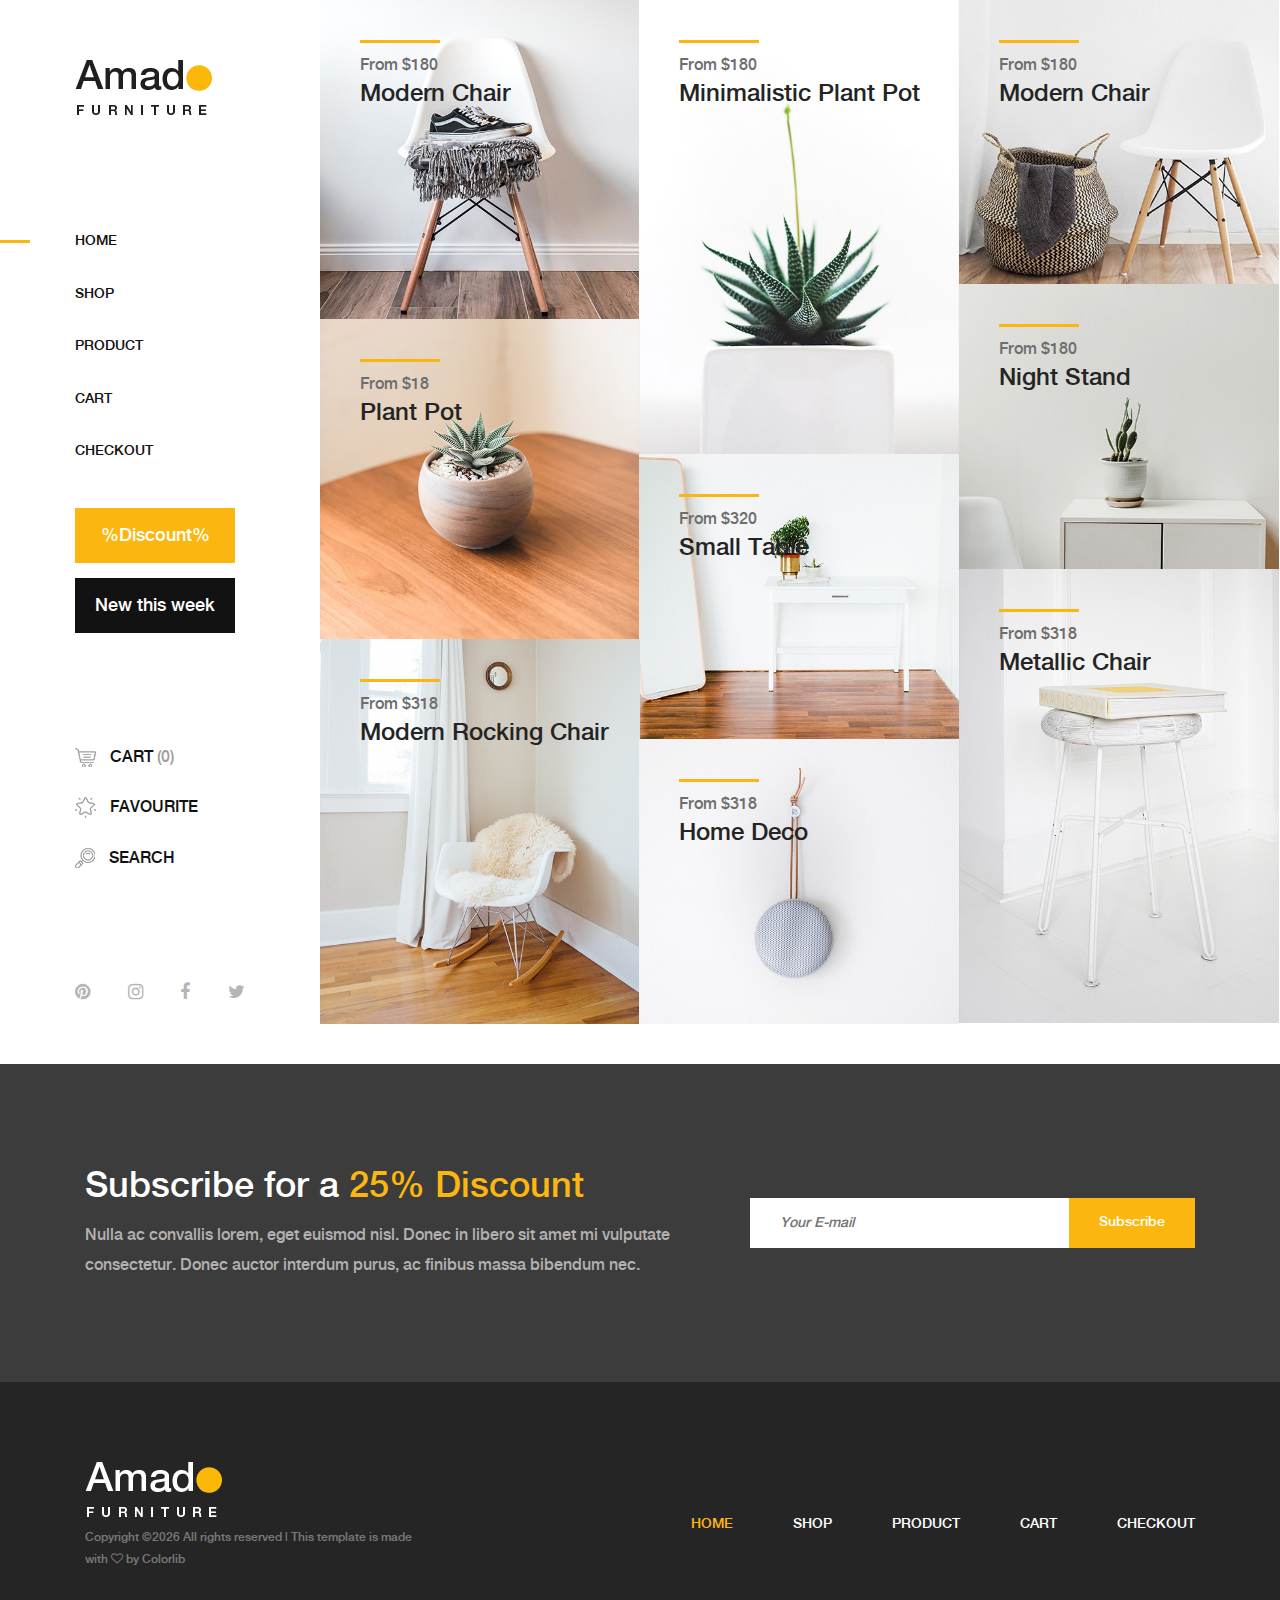
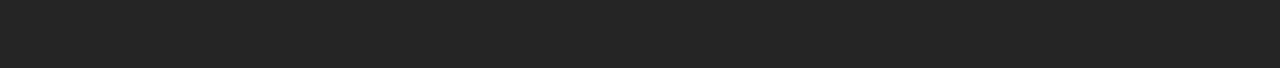
<file: amado/index.html>
<!DOCTYPE html>
<html lang="en">

<head>
    <meta charset="UTF-8">
    <meta name="description" content="">
    <meta http-equiv="X-UA-Compatible" content="IE=edge">
    <meta name="viewport" content="width=device-width, initial-scale=1, shrink-to-fit=no">
    <!-- The above 4 meta tags *must* come first in the head; any other head content must come *after* these tags -->

    <!-- Title  -->
    <title>Amado - Furniture Ecommerce Template | Home</title>

    <!-- Favicon  -->
    <link rel="icon" href="img/core-img/favicon.ico">

    <!-- Core Style CSS -->
    <link rel="stylesheet" href="css/core-style.css">
    <link rel="stylesheet" href="style.css">

</head>

<body>
    <!-- Search Wrapper Area Start -->
    <div class="search-wrapper section-padding-100">
        <div class="search-close">
            <i class="fa fa-close" aria-hidden="true"></i>
        </div>
        <div class="container">
            <div class="row">
                <div class="col-12">
                    <div class="search-content">
                        <form action="#" method="get">
                            <input type="search" name="search" id="search" placeholder="Type your keyword...">
                            <button type="submit"><img src="img/core-img/search.png" alt=""></button>
                        </form>
                    </div>
                </div>
            </div>
        </div>
    </div>
    <!-- Search Wrapper Area End -->

    <!-- ##### Main Content Wrapper Start ##### -->
    <div class="main-content-wrapper d-flex clearfix">

        <!-- Mobile Nav (max width 767px)-->
        <div class="mobile-nav">
            <!-- Navbar Brand -->
            <div class="amado-navbar-brand">
                <a href="index.html"><img src="img/core-img/logo.png" alt=""></a>
            </div>
            <!-- Navbar Toggler -->
            <div class="amado-navbar-toggler">
                <span></span><span></span><span></span>
            </div>
        </div>

        <!-- Header Area Start -->
        <header class="header-area clearfix">
            <!-- Close Icon -->
            <div class="nav-close">
                <i class="fa fa-close" aria-hidden="true"></i>
            </div>
            <!-- Logo -->
            <div class="logo">
                <a href="index.html"><img src="img/core-img/logo.png" alt=""></a>
            </div>
            <!-- Amado Nav -->
            <nav class="amado-nav">
                <ul>
                    <li class="active"><a href="index.html">Home</a></li>
                    <li><a href="shop.html">Shop</a></li>
                    <li><a href="product-details.html">Product</a></li>
                    <li><a href="cart.html">Cart</a></li>
                    <li><a href="checkout.html">Checkout</a></li>
                </ul>
            </nav>
            <!-- Button Group -->
            <div class="amado-btn-group mt-30 mb-100">
                <a href="#" class="btn amado-btn mb-15">%Discount%</a>
                <a href="#" class="btn amado-btn active">New this week</a>
            </div>
            <!-- Cart Menu -->
            <div class="cart-fav-search mb-100">
                <a href="cart.html" class="cart-nav"><img src="img/core-img/cart.png" alt=""> Cart <span>(0)</span></a>
                <a href="#" class="fav-nav"><img src="img/core-img/favorites.png" alt=""> Favourite</a>
                <a href="#" class="search-nav"><img src="img/core-img/search.png" alt=""> Search</a>
            </div>
            <!-- Social Button -->
            <div class="social-info d-flex justify-content-between">
                <a href="#"><i class="fa fa-pinterest" aria-hidden="true"></i></a>
                <a href="#"><i class="fa fa-instagram" aria-hidden="true"></i></a>
                <a href="#"><i class="fa fa-facebook" aria-hidden="true"></i></a>
                <a href="#"><i class="fa fa-twitter" aria-hidden="true"></i></a>
            </div>
        </header>
        <!-- Header Area End -->

        <!-- Product Catagories Area Start -->
        <div class="products-catagories-area clearfix">
            <div class="amado-pro-catagory clearfix">

                <!-- Single Catagory -->
                <div class="single-products-catagory clearfix">
                    <a href="shop.html">
                        <img src="img/bg-img/1.jpg" alt="">
                        <!-- Hover Content -->
                        <div class="hover-content">
                            <div class="line"></div>
                            <p>From $180</p>
                            <h4>Modern Chair</h4>
                        </div>
                    </a>
                </div>

                <!-- Single Catagory -->
                <div class="single-products-catagory clearfix">
                    <a href="shop.html">
                        <img src="img/bg-img/2.jpg" alt="">
                        <!-- Hover Content -->
                        <div class="hover-content">
                            <div class="line"></div>
                            <p>From $180</p>
                            <h4>Minimalistic Plant Pot</h4>
                        </div>
                    </a>
                </div>

                <!-- Single Catagory -->
                <div class="single-products-catagory clearfix">
                    <a href="shop.html">
                        <img src="img/bg-img/3.jpg" alt="">
                        <!-- Hover Content -->
                        <div class="hover-content">
                            <div class="line"></div>
                            <p>From $180</p>
                            <h4>Modern Chair</h4>
                        </div>
                    </a>
                </div>

                <!-- Single Catagory -->
                <div class="single-products-catagory clearfix">
                    <a href="shop.html">
                        <img src="img/bg-img/4.jpg" alt="">
                        <!-- Hover Content -->
                        <div class="hover-content">
                            <div class="line"></div>
                            <p>From $180</p>
                            <h4>Night Stand</h4>
                        </div>
                    </a>
                </div>

                <!-- Single Catagory -->
                <div class="single-products-catagory clearfix">
                    <a href="shop.html">
                        <img src="img/bg-img/5.jpg" alt="">
                        <!-- Hover Content -->
                        <div class="hover-content">
                            <div class="line"></div>
                            <p>From $18</p>
                            <h4>Plant Pot</h4>
                        </div>
                    </a>
                </div>

                <!-- Single Catagory -->
                <div class="single-products-catagory clearfix">
                    <a href="shop.html">
                        <img src="img/bg-img/6.jpg" alt="">
                        <!-- Hover Content -->
                        <div class="hover-content">
                            <div class="line"></div>
                            <p>From $320</p>
                            <h4>Small Table</h4>
                        </div>
                    </a>
                </div>

                <!-- Single Catagory -->
                <div class="single-products-catagory clearfix">
                    <a href="shop.html">
                        <img src="img/bg-img/7.jpg" alt="">
                        <!-- Hover Content -->
                        <div class="hover-content">
                            <div class="line"></div>
                            <p>From $318</p>
                            <h4>Metallic Chair</h4>
                        </div>
                    </a>
                </div>

                <!-- Single Catagory -->
                <div class="single-products-catagory clearfix">
                    <a href="shop.html">
                        <img src="img/bg-img/8.jpg" alt="">
                        <!-- Hover Content -->
                        <div class="hover-content">
                            <div class="line"></div>
                            <p>From $318</p>
                            <h4>Modern Rocking Chair</h4>
                        </div>
                    </a>
                </div>

                <!-- Single Catagory -->
                <div class="single-products-catagory clearfix">
                    <a href="shop.html">
                        <img src="img/bg-img/9.jpg" alt="">
                        <!-- Hover Content -->
                        <div class="hover-content">
                            <div class="line"></div>
                            <p>From $318</p>
                            <h4>Home Deco</h4>
                        </div>
                    </a>
                </div>
            </div>
        </div>
        <!-- Product Catagories Area End -->
    </div>
    <!-- ##### Main Content Wrapper End ##### -->

    <!-- ##### Newsletter Area Start ##### -->
    <section class="newsletter-area section-padding-100-0">
        <div class="container">
            <div class="row align-items-center">
                <!-- Newsletter Text -->
                <div class="col-12 col-lg-6 col-xl-7">
                    <div class="newsletter-text mb-100">
                        <h2>Subscribe for a <span>25% Discount</span></h2>
                        <p>Nulla ac convallis lorem, eget euismod nisl. Donec in libero sit amet mi vulputate consectetur. Donec auctor interdum purus, ac finibus massa bibendum nec.</p>
                    </div>
                </div>
                <!-- Newsletter Form -->
                <div class="col-12 col-lg-6 col-xl-5">
                    <div class="newsletter-form mb-100">
                        <form action="#" method="post">
                            <input type="email" name="email" class="nl-email" placeholder="Your E-mail">
                            <input type="submit" value="Subscribe">
                        </form>
                    </div>
                </div>
            </div>
        </div>
    </section>
    <!-- ##### Newsletter Area End ##### -->

    <!-- ##### Footer Area Start ##### -->
    <footer class="footer_area clearfix">
        <div class="container">
            <div class="row align-items-center">
                <!-- Single Widget Area -->
                <div class="col-12 col-lg-4">
                    <div class="single_widget_area">
                        <!-- Logo -->
                        <div class="footer-logo mr-50">
                            <a href="index.html"><img src="img/core-img/logo2.png" alt=""></a>
                        </div>
                        <!-- Copywrite Text -->
                        <p class="copywrite"><!-- Link back to Colorlib can't be removed. Template is licensed under CC BY 3.0. -->
Copyright &copy;<script>document.write(new Date().getFullYear());</script> All rights reserved | This template is made with <i class="fa fa-heart-o" aria-hidden="true"></i> by <a href="https://colorlib.com" target="_blank">Colorlib</a>
<!-- Link back to Colorlib can't be removed. Template is licensed under CC BY 3.0. --></p>
                    </div>
                </div>
                <!-- Single Widget Area -->
                <div class="col-12 col-lg-8">
                    <div class="single_widget_area">
                        <!-- Footer Menu -->
                        <div class="footer_menu">
                            <nav class="navbar navbar-expand-lg justify-content-end">
                                <button class="navbar-toggler" type="button" data-toggle="collapse" data-target="#footerNavContent" aria-controls="footerNavContent" aria-expanded="false" aria-label="Toggle navigation"><i class="fa fa-bars"></i></button>
                                <div class="collapse navbar-collapse" id="footerNavContent">
                                    <ul class="navbar-nav ml-auto">
                                        <li class="nav-item active">
                                            <a class="nav-link" href="index.html">Home</a>
                                        </li>
                                        <li class="nav-item">
                                            <a class="nav-link" href="shop.html">Shop</a>
                                        </li>
                                        <li class="nav-item">
                                            <a class="nav-link" href="product-details.html">Product</a>
                                        </li>
                                        <li class="nav-item">
                                            <a class="nav-link" href="cart.html">Cart</a>
                                        </li>
                                        <li class="nav-item">
                                            <a class="nav-link" href="checkout.html">Checkout</a>
                                        </li>
                                    </ul>
                                </div>
                            </nav>
                        </div>
                    </div>
                </div>
            </div>
        </div>
    </footer>
    <!-- ##### Footer Area End ##### -->

    <!-- ##### jQuery (Necessary for All JavaScript Plugins) ##### -->
    <script src="js/jquery/jquery-2.2.4.min.js"></script>
    <!-- Popper js -->
    <script src="js/popper.min.js"></script>
    <!-- Bootstrap js -->
    <script src="js/bootstrap.min.js"></script>
    <!-- Plugins js -->
    <script src="js/plugins.js"></script>
    <!-- Active js -->
    <script src="js/active.js"></script>

</body>

</html>
</file>
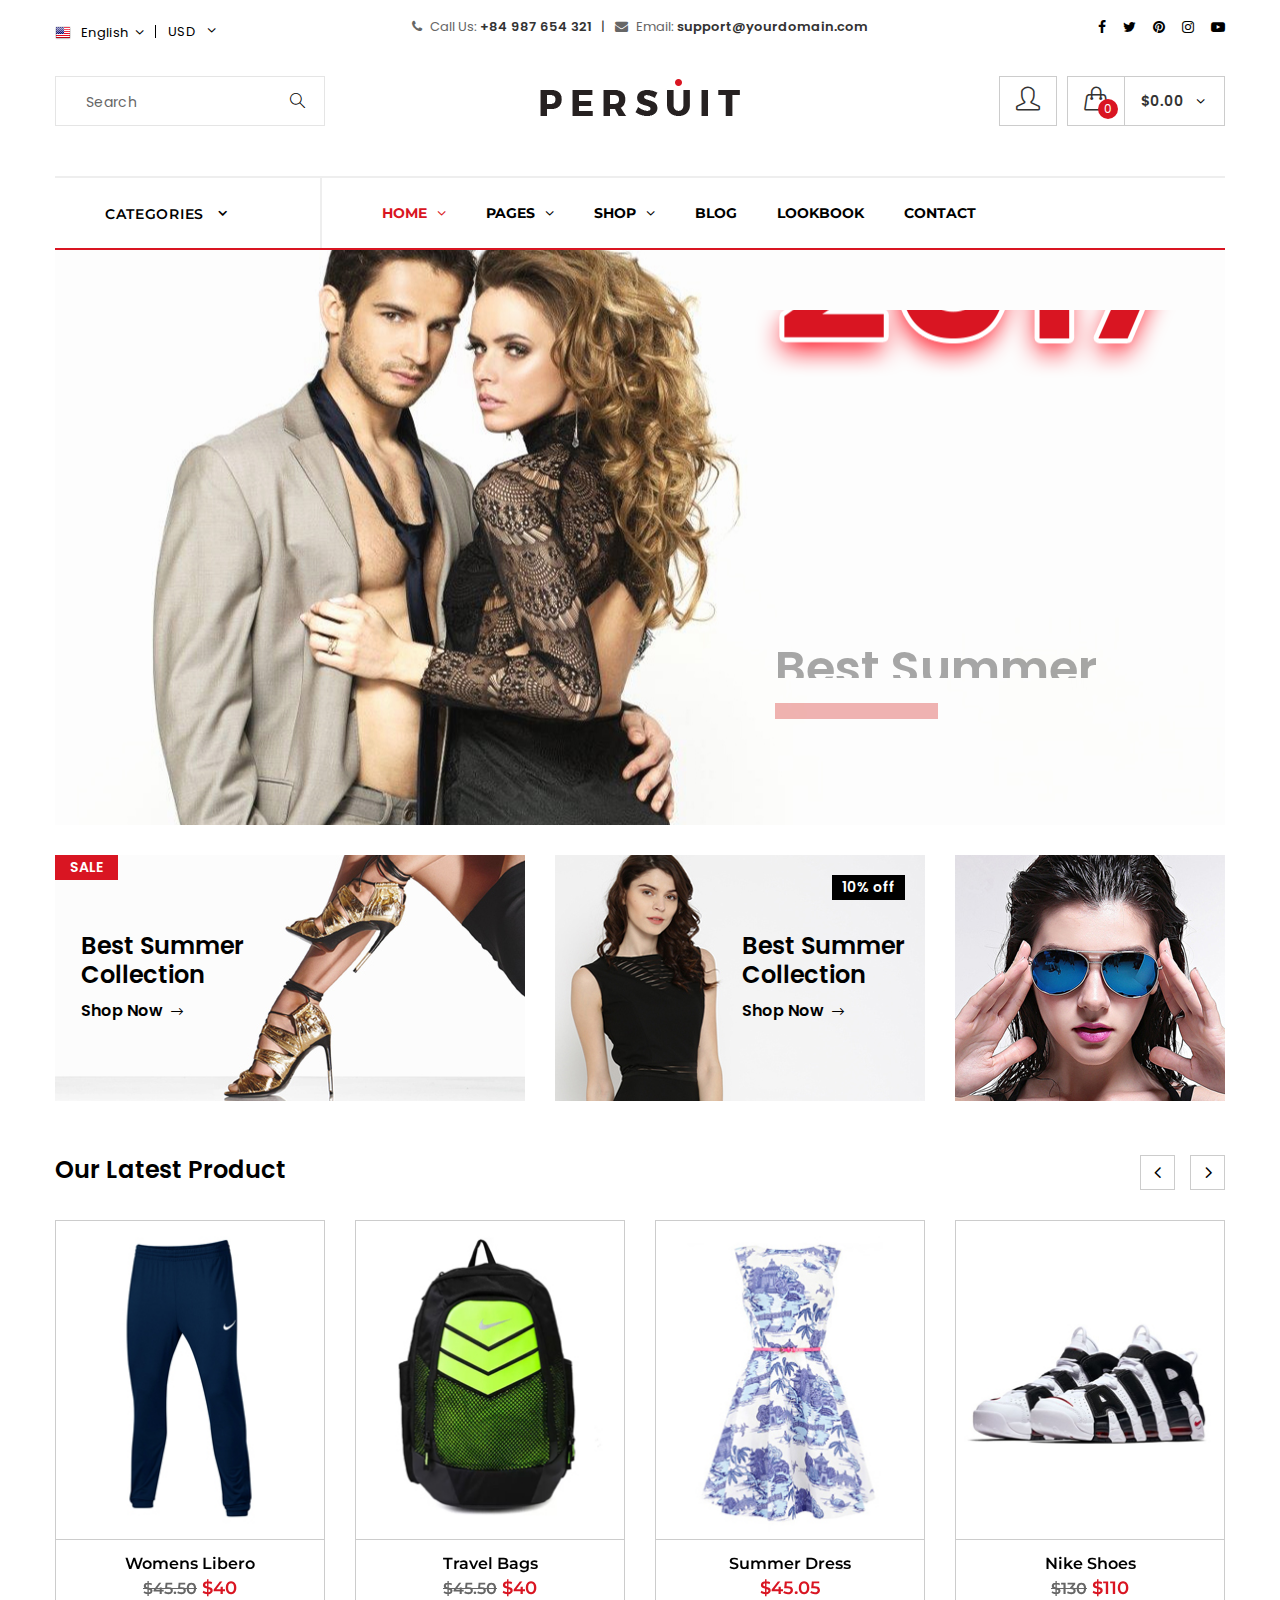
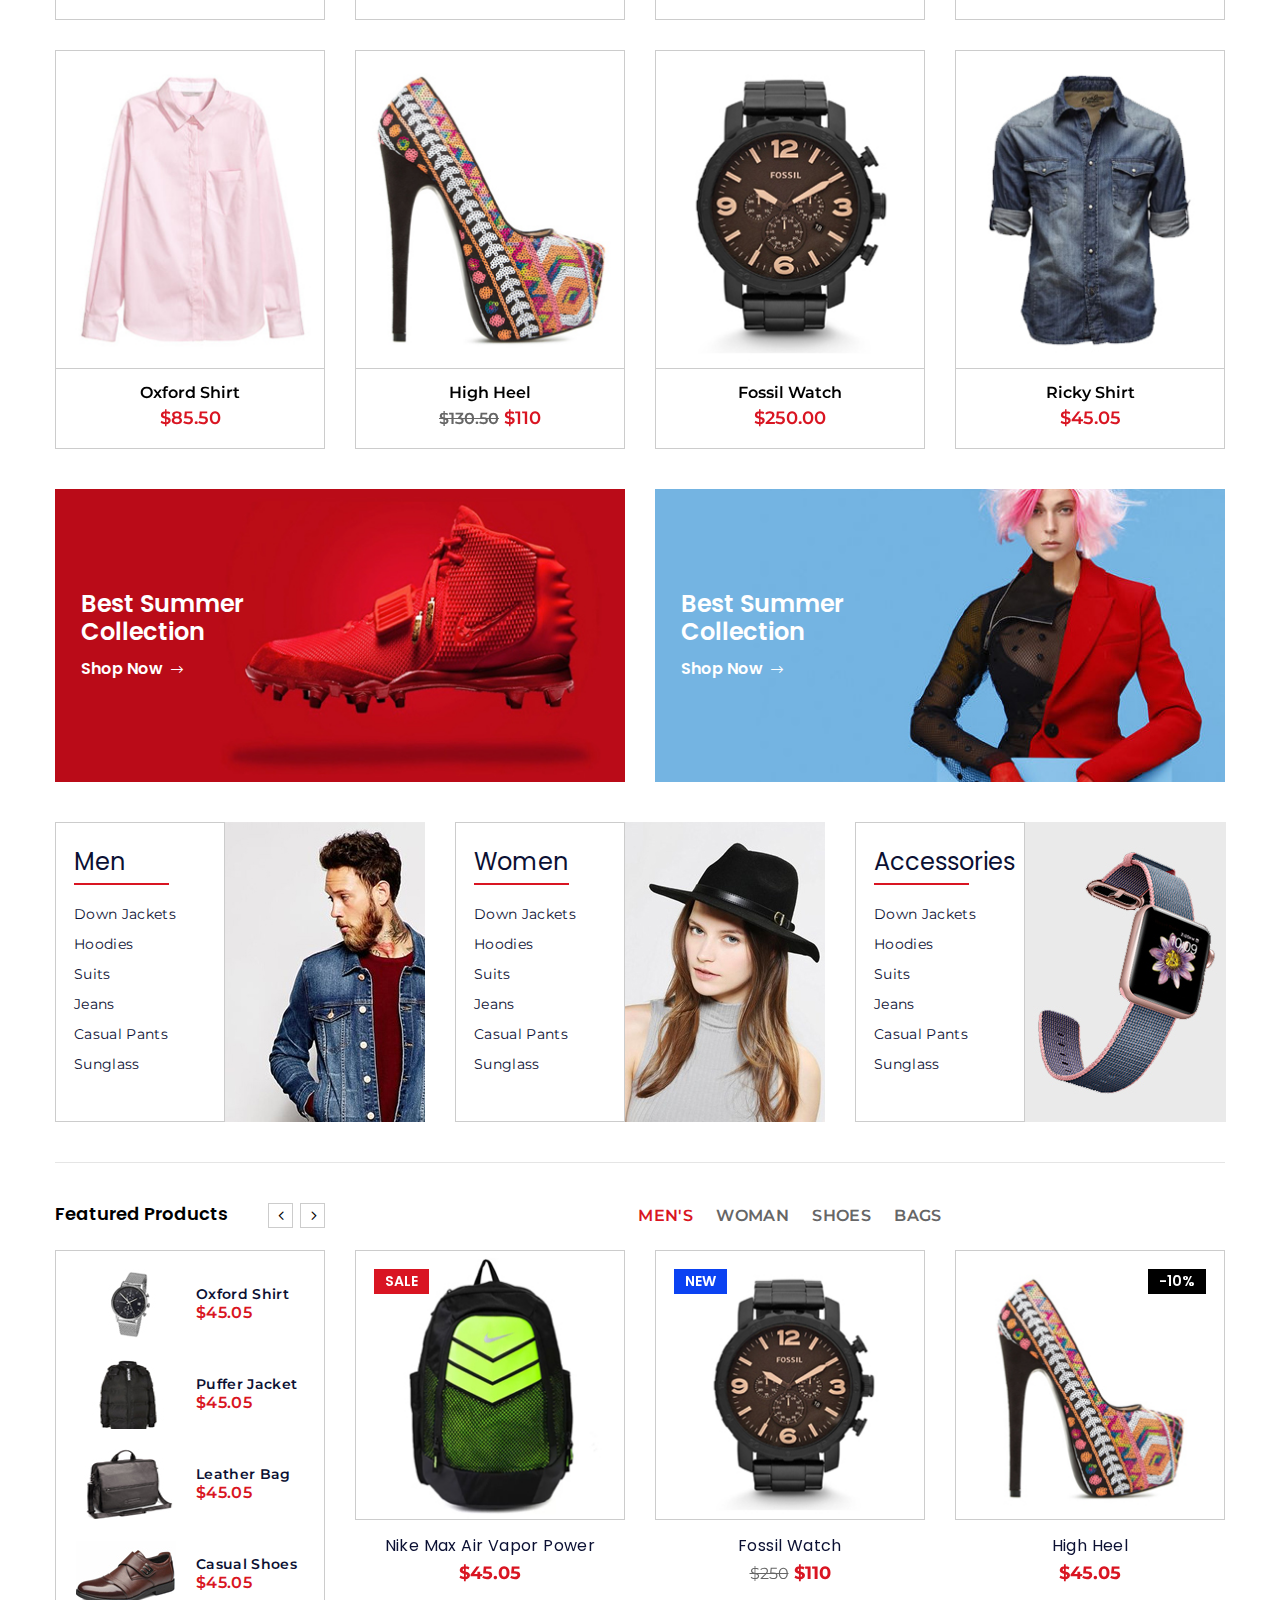
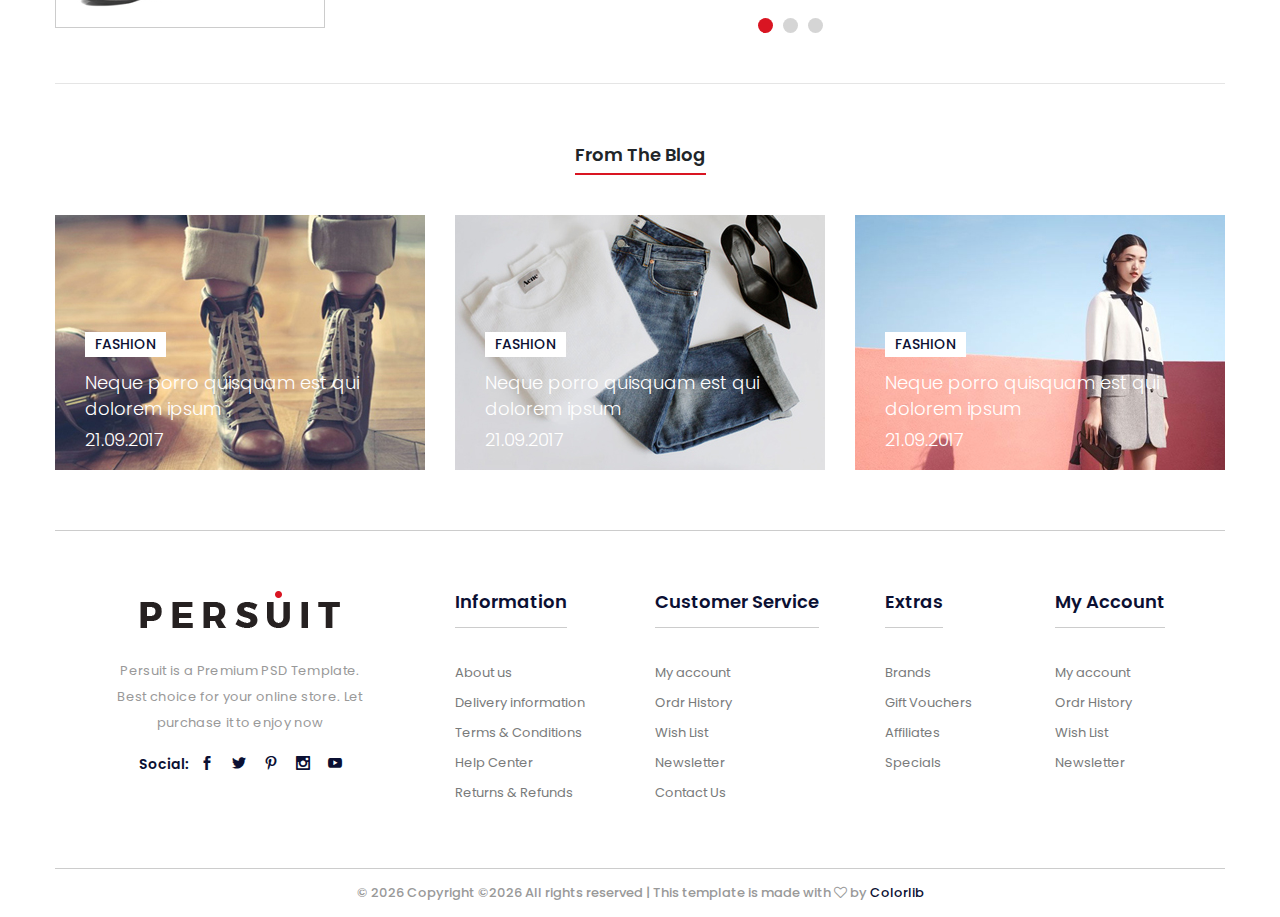
<file: persuit/index.html>
<!DOCTYPE html>
<html lang="en">
    <head>
        <meta charset="utf-8">
        <meta http-equiv="X-UA-Compatible" content="IE=edge">
        <meta name="viewport" content="width=device-width, initial-scale=1">
        
        <link rel="icon" href="img/fav-icon.png" type="image/x-icon" />
        <!-- The above 3 meta tags *must* come first in the head; any other head content must come *after* these tags -->
        <title>Persuit</title>

        <!-- Icon css link -->
        <link href="css/font-awesome.min.css" rel="stylesheet">
        <link href="vendors/line-icon/css/simple-line-icons.css" rel="stylesheet">
        <link href="vendors/elegant-icon/style.css" rel="stylesheet">
        <!-- Bootstrap -->
        <link href="css/bootstrap.min.css" rel="stylesheet">
        
        <!-- Rev slider css -->
        <link href="vendors/revolution/css/settings.css" rel="stylesheet">
        <link href="vendors/revolution/css/layers.css" rel="stylesheet">
        <link href="vendors/revolution/css/navigation.css" rel="stylesheet">
        
        <!-- Extra plugin css -->
        <link href="vendors/owl-carousel/owl.carousel.min.css" rel="stylesheet">
        <link href="vendors/bootstrap-selector/css/bootstrap-select.min.css" rel="stylesheet">
        
        <link href="css/style.css" rel="stylesheet">
        <link href="css/responsive.css" rel="stylesheet">

        <!-- HTML5 shim and Respond.js for IE8 support of HTML5 elements and media queries -->
        <!-- WARNING: Respond.js doesn't work if you view the page via file:// -->
        <!--[if lt IE 9]>
        <script src="https://oss.maxcdn.com/html5shiv/3.7.3/html5shiv.min.js"></script>
        <script src="https://oss.maxcdn.com/respond/1.4.2/respond.min.js"></script>
        <![endif]-->
    </head>
    <body>
        
        <!--================Top Header Area =================-->
        <div class="header_top_area">
            <div class="container">
                <div class="row">
                    <div class="col-lg-3">
                        <div class="top_header_left">
                            <div class="selector">
                                <select class="language_drop" name="countries" id="countries" style="width:300px;">
                                  <option value='yt' data-image="img/icon/flag-1.png" data-imagecss="flag yt" data-title="English">English</option>
                                  <option value='yu' data-image="img/icon/flag-1.png" data-imagecss="flag yu" data-title="Bangladesh">Bangla</option>
                                  <option value='yt' data-image="img/icon/flag-1.png" data-imagecss="flag yt" data-title="English">English</option>
                                  <option value='yu' data-image="img/icon/flag-1.png" data-imagecss="flag yu" data-title="Bangladesh">Bangla</option>
                                </select>
                            </div>
                            <select class="selectpicker usd_select">
                                <option>USD</option>
                                <option>$</option>
                                <option>$</option>
                            </select>
                            <div class="input-group">
                                <input type="text" class="form-control" placeholder="Search" aria-label="Search">
                                <span class="input-group-btn">
                                <button class="btn btn-secondary" type="button"><i class="icon-magnifier"></i></button>
                                </span>
                            </div>
                        </div>
                    </div>
                    <div class="col-lg-6">
                        <div class="top_header_middle">
                            <a href="#"><i class="fa fa-phone"></i> Call Us: <span>+84 987 654 321</span></a>
                            <a href="#"><i class="fa fa-envelope"></i> Email: <span>support@yourdomain.com</span></a>
                            <img src="img/logo.png" alt="">
                        </div>
                    </div>
                    <div class="col-lg-3">
                        <div class="top_right_header">
                            <ul class="header_social">
                                <li><a href="#"><i class="fa fa-facebook"></i></a></li>
                                <li><a href="#"><i class="fa fa-twitter"></i></a></li>
                                <li><a href="#"><i class="fa fa-pinterest"></i></a></li>
                                <li><a href="#"><i class="fa fa-instagram"></i></a></li>
                                <li><a href="#"><i class="fa fa-youtube-play"></i></a></li>
                            </ul>
                            <ul class="top_right">
                                <li class="user"><a href="#"><i class="icon-user icons"></i></a></li>
                                <li class="cart"><a href="#"><i class="icon-handbag icons"></i></a></li>
                                <li class="h_price">
                                    <select class="selectpicker">
                                        <option>$0.00</option>
                                        <option>$0.00</option>
                                        <option>$0.00</option>
                                    </select>
                                </li>
                            </ul>
                        </div>
                    </div>
                </div>
            </div>
        </div>
        <!--================End Top Header Area =================-->
        
        <!--================Menu Area =================-->
        <header class="shop_header_area">
            <div class="container">
                <nav class="navbar navbar-expand-lg navbar-light bg-light">
                    <a class="navbar-brand" href="#"><img src="img/logo.png" alt=""></a>
                    <button class="navbar-toggler" type="button" data-toggle="collapse" data-target="#navbarSupportedContent" aria-controls="navbarSupportedContent" aria-expanded="false" aria-label="Toggle navigation">
                    <span class="navbar-toggler-icon"></span>
                    </button>

                    <div class="collapse navbar-collapse" id="navbarSupportedContent">
                        <ul class="navbar-nav categories">
                            <li class="nav-item">
                                <select class="selectpicker">
                                    <option>Categories</option>
                                    <option>Categories 2</option>
                                    <option>Categories 3</option>
                                </select>
                            </li>
                        </ul>
                        <ul class="navbar-nav">
                            <li class="nav-item dropdown submenu active">
                                <a class="nav-link dropdown-toggle" href="#" role="button" data-toggle="dropdown" aria-haspopup="true" aria-expanded="false">
                                Home <i class="fa fa-angle-down" aria-hidden="true"></i>
                                </a>
                                <ul class="dropdown-menu">
                                    <li class="nav-item"><a class="nav-link" href="index.html">Home Simple</a></li>
                                    <li class="nav-item"><a class="nav-link" href="home-carousel.html">Home Carousel</a></li>
                                    <li class="nav-item"><a class="nav-link" href="home-fullwidth.html">Home Full Width</a></li>
                                    <li class="nav-item"><a class="nav-link" href="home-parallax.html">Home Parallax</a></li>
                                    <li class="nav-item"><a class="nav-link" href="home-sidebar.html">Home Boxed</a></li>
                                    <li class="nav-item"><a class="nav-link" href="home-fixed-menu.html">Home Fixed</a></li>
                                </ul>
                            </li>
                            <li class="nav-item dropdown submenu">
                                <a class="nav-link dropdown-toggle" href="#" role="button" data-toggle="dropdown" aria-haspopup="true" aria-expanded="false">
                                Pages <i class="fa fa-angle-down" aria-hidden="true"></i>
                                </a>
                                <ul class="dropdown-menu">
                                    <li class="nav-item"><a class="nav-link" href="compare.html">Compare</a></li>
                                    <li class="nav-item"><a class="nav-link" href="checkout.html">Checkout Method</a></li>
                                    <li class="nav-item"><a class="nav-link" href="register.html">Checkout Register</a></li>
                                    <li class="nav-item"><a class="nav-link" href="track.html">Track</a></li>
                                    <li class="nav-item"><a class="nav-link" href="login.html">Login</a></li>
                                    <li class="nav-item"><a class="nav-link" href="404.html">404</a></li>
                                </ul>
                            </li>
                            <li class="nav-item dropdown submenu">
                                <a class="nav-link dropdown-toggle" href="#" role="button" data-toggle="dropdown" aria-haspopup="true" aria-expanded="false">
                                Shop <i class="fa fa-angle-down" aria-hidden="true"></i>
                                </a>
                                <ul class="dropdown-menu">
                                    <li class="nav-item"><a class="nav-link" href="categories-no-sidebar-2column.html">Prodcut No Sidebar</a></li>
                                    <li class="nav-item"><a class="nav-link" href="categories-no-sidebar-3column.html">Prodcut Two Column</a></li>
                                    <li class="nav-item"><a class="nav-link" href="categories-no-sidebar-4column.html">Product Grid</a></li>
                                    <li class="nav-item"><a class="nav-link" href="categories-left-sidebar.html">Categories Left Sidebar</a></li>
                                    <li class="nav-item"><a class="nav-link" href="categories-right-sidebar.html">Categories Right Sidebar</a></li>
                                    <li class="nav-item"><a class="nav-link" href="categories-grid-left-sidebar.html">Categories Grid Sidebar</a></li>
                                    <li class="nav-item"><a class="nav-link" href="product-details.html">Prodcut Details 01</a></li>
                                    <li class="nav-item"><a class="nav-link" href="product-details2.html">Prodcut Details 02</a></li>
                                    <li class="nav-item"><a class="nav-link" href="product-details3.html">Prodcut Details 03</a></li>
                                    <li class="nav-item"><a class="nav-link" href="shopping-cart.html">Shopping Cart 01</a></li>
                                    <li class="nav-item"><a class="nav-link" href="shopping-cart2.html">Shopping Cart 02</a></li>
                                    <li class="nav-item"><a class="nav-link" href="empty-cart.html">Empty Cart</a></li>
                                </ul>
                            </li>
                            <li class="nav-item"><a class="nav-link" href="#">Blog</a></li>
                            <li class="nav-item"><a class="nav-link" href="#">lookbook</a></li>
                            <li class="nav-item"><a class="nav-link" href="contact.html">Contact</a></li>
                        </ul>
                    </div>
                </nav>
            </div>
        </header>
        <!--================End Menu Area =================-->
        
        <!--================Slider Area =================-->
        <section class="main_slider_area">
            <div class="container">
                <div id="main_slider" class="rev_slider" data-version="5.3.1.6">
                    <ul>
                        <li data-index="rs-1587" data-transition="fade" data-slotamount="default" data-hideafterloop="0" data-hideslideonmobile="off"  data-easein="default" data-easeout="default" data-masterspeed="300"  data-thumb="img/home-slider/slider-1.jpg"  data-rotate="0"  data-saveperformance="off"  data-title="Creative" data-param1="01" data-param2="" data-param3="" data-param4="" data-param5="" data-param6="" data-param7="" data-param8="" data-param9="" data-param10="" data-description="">
                        <!-- MAIN IMAGE -->
                        <img src="img/home-slider/slider-1.jpg"  alt="" data-bgposition="center center" data-bgfit="cover" data-bgrepeat="no-repeat" data-bgparallax="5" class="rev-slidebg" data-no-retina>

                            <!-- LAYER NR. 1 -->
                            <div class="slider_text_box">
                                <div class="tp-caption tp-resizeme first_text" 
                                data-x="['right','right','right','center','center']" 
                                data-hoffset="['0','0','0','0']" 
                                data-y="['top','top','top','top']" 
                                data-voffset="['60','60','60','80','95']" 
                                data-fontsize="['54','54','54','40','40']"
                                data-lineheight="['64','64','64','50','35']"
                                data-width="['470','470','470','300','250']"
                                data-height="none"
                                data-whitespace="['nowrap','nowrap','nowrap','nowrap','nowrap']"
                                data-type="text" 
                                data-responsive_offset="on" 
                                data-frames="[{&quot;delay&quot;:10,&quot;speed&quot;:1500,&quot;frame&quot;:&quot;0&quot;,&quot;from&quot;:&quot;y:[-100%];z:0;rX:0deg;rY:0;rZ:0;sX:1;sY:1;skX:0;skY:0;&quot;,&quot;mask&quot;:&quot;x:0px;y:0px;s:inherit;e:inherit;&quot;,&quot;to&quot;:&quot;o:1;&quot;,&quot;ease&quot;:&quot;Power2.easeInOut&quot;},{&quot;delay&quot;:&quot;wait&quot;,&quot;speed&quot;:1500,&quot;frame&quot;:&quot;999&quot;,&quot;to&quot;:&quot;y:[175%];&quot;,&quot;mask&quot;:&quot;x:inherit;y:inherit;s:inherit;e:inherit;&quot;,&quot;ease&quot;:&quot;Power2.easeInOut&quot;}]"
                                data-textAlign="['left','left','left','left','left','center']"
                                style="z-index: 8;font-family: Montserrat,sans-serif;font-weight:700;color:#29263a;"><img src="img/home-slider/2017-text.png" alt=""></div>

                                <div class="tp-caption tp-resizeme secand_text" 
                                    data-x="['right','right','right','center','center',]" 
                                    data-hoffset="['0','0','0','0']" 
                                    data-y="['top','top','top','top']" data-voffset="['255','255','255','230','220']"  
                                    data-fontsize="['48','48','48','48','36']"
                                    data-lineheight="['52','52','52','46']"
                                    data-width="['450','450','450','450','450']"
                                    data-height="none"
                                    data-whitespace="normal"
                                    data-type="text" 
                                    data-responsive_offset="on"
                                    data-transform_idle="o:1;"
                                    data-frames="[{&quot;delay&quot;:10,&quot;speed&quot;:1500,&quot;frame&quot;:&quot;0&quot;,&quot;from&quot;:&quot;y:[100%];z:0;rX:0deg;rY:0;rZ:0;sX:1;sY:1;skX:0;skY:0;opacity:0;&quot;,&quot;mask&quot;:&quot;x:0px;y:[100%];s:inherit;e:inherit;&quot;,&quot;to&quot;:&quot;o:1;&quot;,&quot;ease&quot;:&quot;Power2.easeInOut&quot;},{&quot;delay&quot;:&quot;wait&quot;,&quot;speed&quot;:1500,&quot;frame&quot;:&quot;999&quot;,&quot;to&quot;:&quot;y:[175%];&quot;,&quot;mask&quot;:&quot;x:inherit;y:inherit;s:inherit;e:inherit;&quot;,&quot;ease&quot;:&quot;Power2.easeInOut&quot;}]"
                                    data-textAlign="['left','left','left','left','left','center']"
                                    >Best Summer <br />Collection 
                                </div>

                                <div class="tp-caption tp-resizeme third_btn" 
                                    data-x="['right','right','right','center','center','center']" 
                                    data-hoffset="['0','0','0','0']" 
                                    data-y="['top','top','top','top']" data-voffset="['385','385','385','385','350']" 
                                    data-width="['450','450','450','auto','auto']"
                                    data-height="none"
                                    data-whitespace="nowrap"
                                    data-type="text" 
                                    data-responsive_offset="on" 
                                    data-frames="[{&quot;delay&quot;:10,&quot;speed&quot;:1500,&quot;frame&quot;:&quot;0&quot;,&quot;from&quot;:&quot;y:[100%];z:0;rX:0deg;rY:0;rZ:0;sX:1;sY:1;skX:0;skY:0;opacity:0;&quot;,&quot;mask&quot;:&quot;x:0px;y:[100%];s:inherit;e:inherit;&quot;,&quot;to&quot;:&quot;o:1;&quot;,&quot;ease&quot;:&quot;Power2.easeInOut&quot;},{&quot;delay&quot;:&quot;wait&quot;,&quot;speed&quot;:1500,&quot;frame&quot;:&quot;999&quot;,&quot;to&quot;:&quot;y:[175%];&quot;,&quot;mask&quot;:&quot;x:inherit;y:inherit;s:inherit;e:inherit;&quot;,&quot;ease&quot;:&quot;Power2.easeInOut&quot;}]"
                                    data-textAlign="['left','left','left','left','left','center']">
                                    <a class="checkout_btn" href="#">read more</a>
                                </div>
                            </div>
                        </li>
                        <li data-index="rs-1588" data-transition="fade" data-slotamount="default" data-hideafterloop="0" data-hideslideonmobile="off"  data-easein="default" data-easeout="default" data-masterspeed="300"  data-thumb="img/home-slider/slider-2.jpg"  data-rotate="0"  data-saveperformance="off"  data-title="Creative" data-param1="01" data-param2="" data-param3="" data-param4="" data-param5="" data-param6="" data-param7="" data-param8="" data-param9="" data-param10="" data-description="">
                        <!-- MAIN IMAGE -->
                        <img src="img/home-slider/slider-1.jpg"  alt="" data-bgposition="center center" data-bgfit="cover" data-bgrepeat="no-repeat" data-bgparallax="5" class="rev-slidebg" data-no-retina>
                        <!-- LAYERS -->
                            <!-- LAYERS -->

                            <!-- LAYER NR. 1 -->
                            <div class="slider_text_box">
                                <div class="tp-caption tp-resizeme first_text" 
                                data-x="['right','right','right','center','center']" 
                                data-hoffset="['0','0','0','0']" 
                                data-y="['top','top','top','top']" 
                                data-voffset="['60','60','60','80','95']" 
                                data-fontsize="['54','54','54','40','40']"
                                data-lineheight="['64','64','64','50','35']"
                                data-width="['470','470','470','300','250']"
                                data-height="none"
                                data-whitespace="['nowrap','nowrap','nowrap','nowrap','nowrap']"
                                data-type="text" 
                                data-responsive_offset="on" 
                                data-frames="[{&quot;delay&quot;:10,&quot;speed&quot;:1500,&quot;frame&quot;:&quot;0&quot;,&quot;from&quot;:&quot;y:[-100%];z:0;rX:0deg;rY:0;rZ:0;sX:1;sY:1;skX:0;skY:0;&quot;,&quot;mask&quot;:&quot;x:0px;y:0px;s:inherit;e:inherit;&quot;,&quot;to&quot;:&quot;o:1;&quot;,&quot;ease&quot;:&quot;Power2.easeInOut&quot;},{&quot;delay&quot;:&quot;wait&quot;,&quot;speed&quot;:1500,&quot;frame&quot;:&quot;999&quot;,&quot;to&quot;:&quot;y:[175%];&quot;,&quot;mask&quot;:&quot;x:inherit;y:inherit;s:inherit;e:inherit;&quot;,&quot;ease&quot;:&quot;Power2.easeInOut&quot;}]"
                                data-textAlign="['left','left','left','left','left','center']"
                                style="z-index: 8;font-family: Montserrat,sans-serif;font-weight:700;color:#29263a;"><img src="img/home-slider/2017-text.png" alt=""></div>

                                <div class="tp-caption tp-resizeme secand_text" 
                                    data-x="['right','right','right','center','center',]" 
                                    data-hoffset="['0','0','0','0']" 
                                    data-y="['top','top','top','top']" data-voffset="['255','255','255','230','220']"  
                                    data-fontsize="['48','48','48','48','36']"
                                    data-lineheight="['52','52','52','46']"
                                    data-width="['450','450','450','450','450']"
                                    data-height="none"
                                    data-whitespace="normal"
                                    data-type="text" 
                                    data-responsive_offset="on"
                                    data-transform_idle="o:1;"
                                    data-frames="[{&quot;delay&quot;:10,&quot;speed&quot;:1500,&quot;frame&quot;:&quot;0&quot;,&quot;from&quot;:&quot;y:[100%];z:0;rX:0deg;rY:0;rZ:0;sX:1;sY:1;skX:0;skY:0;opacity:0;&quot;,&quot;mask&quot;:&quot;x:0px;y:[100%];s:inherit;e:inherit;&quot;,&quot;to&quot;:&quot;o:1;&quot;,&quot;ease&quot;:&quot;Power2.easeInOut&quot;},{&quot;delay&quot;:&quot;wait&quot;,&quot;speed&quot;:1500,&quot;frame&quot;:&quot;999&quot;,&quot;to&quot;:&quot;y:[175%];&quot;,&quot;mask&quot;:&quot;x:inherit;y:inherit;s:inherit;e:inherit;&quot;,&quot;ease&quot;:&quot;Power2.easeInOut&quot;}]"
                                    data-textAlign="['left','left','left','left','left','center']"
                                    >Best Summer <br />Collection 
                                </div>

                                <div class="tp-caption tp-resizeme third_btn" 
                                    data-x="['right','right','right','center','center','center']" 
                                    data-hoffset="['0','0','0','0']" 
                                    data-y="['top','top','top','top']" data-voffset="['385','385','385','385','350']" 
                                    data-width="['450','450','450','auto','auto']"
                                    data-height="none"
                                    data-whitespace="nowrap"
                                    data-type="text" 
                                    data-responsive_offset="on" 
                                    data-frames="[{&quot;delay&quot;:10,&quot;speed&quot;:1500,&quot;frame&quot;:&quot;0&quot;,&quot;from&quot;:&quot;y:[100%];z:0;rX:0deg;rY:0;rZ:0;sX:1;sY:1;skX:0;skY:0;opacity:0;&quot;,&quot;mask&quot;:&quot;x:0px;y:[100%];s:inherit;e:inherit;&quot;,&quot;to&quot;:&quot;o:1;&quot;,&quot;ease&quot;:&quot;Power2.easeInOut&quot;},{&quot;delay&quot;:&quot;wait&quot;,&quot;speed&quot;:1500,&quot;frame&quot;:&quot;999&quot;,&quot;to&quot;:&quot;y:[175%];&quot;,&quot;mask&quot;:&quot;x:inherit;y:inherit;s:inherit;e:inherit;&quot;,&quot;ease&quot;:&quot;Power2.easeInOut&quot;}]"
                                    data-textAlign="['left','left','left','left','left','center']">
                                    <a class="checkout_btn" href="#">read more</a>
                                </div>
                            </div>
                        </li>
                    </ul>
                </div>
            </div>
        </section>
        <!--================End Slider Area =================-->
        
        <!--================Feature Add Area =================-->
        <section class="feature_add_area">
            <div class="container">
                <div class="row feature_inner">
                    <div class="col-lg-5">
                        <div class="f_add_item">
                            <div class="f_add_img"><img class="img-fluid" src="img/feature-add/f-add-1.jpg" alt=""></div>
                            <div class="f_add_hover">
                                <h4>Best Summer <br />Collection</h4>
                                <a class="add_btn" href="#">Shop Now <i class="arrow_right"></i></a>
                            </div>
                            <div class="sale">Sale</div>
                        </div>
                    </div>
                    <div class="col-lg-4">
                        <div class="f_add_item right_dir">
                            <div class="f_add_img"><img class="img-fluid" src="img/feature-add/f-add-2.jpg" alt=""></div>
                            <div class="f_add_hover">
                                <h4>Best Summer <br />Collection</h4>
                                <a class="add_btn" href="#">Shop Now <i class="arrow_right"></i></a>
                            </div>
                            <div class="off">10% off</div>
                        </div>
                    </div>
                    <div class="col-lg-3">
                        <div class="f_add_item">
                            <div class="f_add_img"><img class="img-fluid" src="img/feature-add/f-add-3.jpg" alt=""></div>
                        </div>
                    </div>
                </div>
            </div>
        </section>
        <!--================End Feature Add Area =================-->
        
        <!--================Our Latest Product Area =================-->
        <section class="our_latest_product">
            <div class="container">
                <div class="s_m_title">
                    <h2>Our Latest Product</h2>
                </div>
                <div class="l_product_slider owl-carousel">
                    <div class="item">
                        <div class="l_product_item">
                            <div class="l_p_img">
                                <img src="img/product/l-product-1.jpg" alt="">
                            </div>
                            <div class="l_p_text">
                                <ul>
                                    <li class="p_icon"><a href="#"><i class="icon_piechart"></i></a></li>
                                    <li><a class="add_cart_btn" href="#">Add To Cart</a></li>
                                    <li class="p_icon"><a href="#"><i class="icon_heart_alt"></i></a></li>
                                </ul>
                                <h4>Womens Libero</h4>
                                <h5><del>$45.50</del>  $40</h5>
                            </div>
                        </div>
                        <div class="l_product_item">
                            <div class="l_p_img">
                                <img src="img/product/l-product-5.jpg" alt="">
                            </div>
                            <div class="l_p_text">
                               <ul>
                                    <li class="p_icon"><a href="#"><i class="icon_piechart"></i></a></li>
                                    <li><a class="add_cart_btn" href="#">Add To Cart</a></li>
                                    <li class="p_icon"><a href="#"><i class="icon_heart_alt"></i></a></li>
                                </ul>
                                <h4>Oxford Shirt</h4>
                                <h5>$85.50</h5>
                            </div>
                        </div>
                    </div>
                    <div class="item">
                        <div class="l_product_item">
                            <div class="l_p_img">
                                <img src="img/product/l-product-2.jpg" alt="">
                            </div>
                            <div class="l_p_text">
                               <ul>
                                    <li class="p_icon"><a href="#"><i class="icon_piechart"></i></a></li>
                                    <li><a class="add_cart_btn" href="#">Add To Cart</a></li>
                                    <li class="p_icon"><a href="#"><i class="icon_heart_alt"></i></a></li>
                                </ul>
                                <h4>Travel Bags</h4>
                                <h5><del>$45.50</del>  $40</h5>
                            </div>
                        </div>
                        <div class="l_product_item">
                            <div class="l_p_img">
                                <img src="img/product/l-product-6.jpg" alt="">
                            </div>
                            <div class="l_p_text">
                               <ul>
                                    <li class="p_icon"><a href="#"><i class="icon_piechart"></i></a></li>
                                    <li><a class="add_cart_btn" href="#">Add To Cart</a></li>
                                    <li class="p_icon"><a href="#"><i class="icon_heart_alt"></i></a></li>
                                </ul>
                                <h4>High Heel</h4>
                                <h5><del>$130.50</del>  $110</h5>
                            </div>
                        </div>
                    </div>
                    <div class="item">
                        <div class="l_product_item">
                            <div class="l_p_img">
                                <img src="img/product/l-product-3.jpg" alt="">
                            </div>
                            <div class="l_p_text">
                               <ul>
                                    <li class="p_icon"><a href="#"><i class="icon_piechart"></i></a></li>
                                    <li><a class="add_cart_btn" href="#">Add To Cart</a></li>
                                    <li class="p_icon"><a href="#"><i class="icon_heart_alt"></i></a></li>
                                </ul>
                                <h4>Summer Dress</h4>
                                <h5>$45.05</h5>
                            </div>
                        </div>
                        <div class="l_product_item">
                            <div class="l_p_img">
                                <img src="img/product/l-product-7.jpg" alt="">
                            </div>
                            <div class="l_p_text">
                               <ul>
                                    <li class="p_icon"><a href="#"><i class="icon_piechart"></i></a></li>
                                    <li><a class="add_cart_btn" href="#">Add To Cart</a></li>
                                    <li class="p_icon"><a href="#"><i class="icon_heart_alt"></i></a></li>
                                </ul>
                                <h4>Fossil Watch</h4>
                                <h5>$250.00</h5>
                            </div>
                        </div>
                    </div>
                    <div class="item">
                        <div class="l_product_item">
                            <div class="l_p_img">
                                <img src="img/product/l-product-4.jpg" alt="">
                            </div>
                            <div class="l_p_text">
                               <ul>
                                    <li class="p_icon"><a href="#"><i class="icon_piechart"></i></a></li>
                                    <li><a class="add_cart_btn" href="#">Add To Cart</a></li>
                                    <li class="p_icon"><a href="#"><i class="icon_heart_alt"></i></a></li>
                                </ul>
                                <h4>Nike Shoes</h4>
                                <h5><del>$130</del> $110</h5>
                            </div>
                        </div>
                        <div class="l_product_item">
                            <div class="l_p_img">
                                <img src="img/product/l-product-8.jpg" alt="">
                            </div>
                            <div class="l_p_text">
                               <ul>
                                    <li class="p_icon"><a href="#"><i class="icon_piechart"></i></a></li>
                                    <li><a class="add_cart_btn" href="#">Add To Cart</a></li>
                                    <li class="p_icon"><a href="#"><i class="icon_heart_alt"></i></a></li>
                                </ul>
                                <h4>Ricky Shirt</h4>
                                <h5>$45.05</h5>
                            </div>
                        </div>
                    </div>
                </div>
            </div>
        </section>
        <!--================End Our Latest Product Area =================-->
        
        <!--================Feature Big Add Area =================-->
        <section class="feature_big_add_area">
            <div class="container">
                <div class="row">
                    <div class="col-lg-6">
                        <div class="f_add_item white_add">
                            <div class="f_add_img"><img class="img-fluid" src="img/feature-add/f-add-4.jpg" alt=""></div>
                            <div class="f_add_hover">
                                <h4>Best Summer <br />Collection</h4>
                                <a class="add_btn" href="#">Shop Now <i class="arrow_right"></i></a>
                            </div>
                        </div>
                    </div>
                    <div class="col-lg-6">
                        <div class="f_add_item white_add">
                            <div class="f_add_img"><img class="img-fluid" src="img/feature-add/f-add-5.jpg" alt=""></div>
                            <div class="f_add_hover">
                                <h4>Best Summer <br />Collection</h4>
                                <a class="add_btn" href="#">Shop Now <i class="arrow_right"></i></a>
                            </div>
                        </div>
                    </div>
                </div>
            </div>
        </section>
        <!--================End Feature Big Add Area =================-->
        
        <!--================Product_listing Area =================-->
        <section class="product_listing_area">
            <div class="container">
                <div class="row p_listing_inner">
                    <div class="col-lg-4">
                        <div class="row">
                            <div class="col-lg-6 col-sm-8">
                                <div class="p_list_text">
                                    <h3>Men</h3>
                                    <ul>
                                        <li><a href="#">Down Jackets</a></li>
                                        <li><a href="#">Hoodies</a></li>
                                        <li><a href="#">Suits</a></li>
                                        <li><a href="#">Jeans</a></li>
                                        <li><a href="#">Casual Pants</a></li>
                                        <li><a href="#">Sunglass</a></li>
                                    </ul>
                                </div>
                            </div>
                            <div class="col-lg-6 col-sm-4">
                                <div class="p_list_img">
                                    <img src="img/product/p-categories-list/product-l-1.jpg" alt="">
                                </div>
                            </div>
                        </div>
                    </div>
                    <div class="col-lg-4">
                        <div class="row">
                            <div class="col-lg-6 col-sm-8">
                                <div class="p_list_text">
                                    <h3>Women</h3>
                                    <ul>
                                        <li><a href="#">Down Jackets</a></li>
                                        <li><a href="#">Hoodies</a></li>
                                        <li><a href="#">Suits</a></li>
                                        <li><a href="#">Jeans</a></li>
                                        <li><a href="#">Casual Pants</a></li>
                                        <li><a href="#">Sunglass</a></li>
                                    </ul>
                                </div>
                            </div>
                            <div class="col-lg-6 col-sm-4">
                                <div class="p_list_img">
                                    <img src="img/product/p-categories-list/product-l-2.jpg" alt="">
                                </div>
                            </div>
                        </div>
                    </div>
                    <div class="col-lg-4">
                        <div class="row">
                            <div class="col-lg-6 col-sm-8">
                                <div class="p_list_text">
                                    <h3>Accessories</h3>
                                    <ul>
                                        <li><a href="#">Down Jackets</a></li>
                                        <li><a href="#">Hoodies</a></li>
                                        <li><a href="#">Suits</a></li>
                                        <li><a href="#">Jeans</a></li>
                                        <li><a href="#">Casual Pants</a></li>
                                        <li><a href="#">Sunglass</a></li>
                                    </ul>
                                </div>
                            </div>
                            <div class="col-lg-6 col-sm-4">
                                <div class="p_list_img">
                                    <img src="img/product/p-categories-list/product-l-3.jpg" alt="">
                                </div>
                            </div>
                        </div>
                    </div>
                </div>
            </div>
        </section>
        <!--================End Product_listing Area =================-->
        
        <!--================Featured Product Area =================-->
        <section class="feature_product_area">
            <div class="container">
                <div class="f_p_inner">
                    <div class="row">
                        <div class="col-lg-3">
                            <div class="f_product_left">
                                <div class="s_m_title">
                                    <h2>Featured Products</h2>
                                </div>
                                <div class="f_product_inner">
                                    <div class="media">
                                        <div class="d-flex">
                                            <img src="img/product/featured-product/f-p-1.jpg" alt="">
                                        </div>
                                        <div class="media-body">
                                            <h4>Oxford Shirt</h4>
                                            <h5>$45.05</h5>
                                        </div>
                                    </div>
                                    <div class="media">
                                        <div class="d-flex">
                                            <img src="img/product/featured-product/f-p-2.jpg" alt="">
                                        </div>
                                        <div class="media-body">
                                            <h4>Puffer Jacket</h4>
                                            <h5>$45.05</h5>
                                        </div>
                                    </div>
                                    <div class="media">
                                        <div class="d-flex">
                                            <img src="img/product/featured-product/f-p-3.jpg" alt="">
                                        </div>
                                        <div class="media-body">
                                            <h4>Leather Bag</h4>
                                            <h5>$45.05</h5>
                                        </div>
                                    </div>
                                    <div class="media">
                                        <div class="d-flex">
                                            <img src="img/product/featured-product/f-p-4.jpg" alt="">
                                        </div>
                                        <div class="media-body">
                                            <h4>Casual Shoes</h4>
                                            <h5>$45.05</h5>
                                        </div>
                                    </div>
                                </div>
                            </div>
                        </div>
                        <div class="col-lg-9">
                            <div class="fillter_slider_inner">
                                <ul class="portfolio_filter">
                                    <li class="active" data-filter="*"><a href="#">men's</a></li>
                                    <li data-filter=".woman"><a href="#">Woman</a></li>
                                    <li data-filter=".shoes"><a href="#">Shoes</a></li>
                                    <li data-filter=".bags"><a href="#">Bags</a></li>
                                </ul>
                                <div class="fillter_slider owl-carousel">
                                    <div class="item shoes">
                                        <div class="fillter_product_item bags">
                                            <div class="f_p_img">
                                                <img src="img/product/fillter-product/f-product-1.jpg" alt="">
                                                <h5 class="sale">Sale</h5>
                                            </div>
                                            <div class="f_p_text">
                                                <h5>Nike Max Air Vapor Power</h5>
                                                <h4>$45.05</h4>
                                            </div>
                                        </div>
                                    </div>
                                    <div class="item woman shoes bags">
                                        <div class="fillter_product_item">
                                            <div class="f_p_img">
                                                <img src="img/product/fillter-product/f-product-2.jpg" alt="">
                                                <h5 class="new">New</h5>
                                            </div>
                                            <div class="f_p_text">
                                                <h5>Fossil Watch</h5>
                                                <h4><del>$250</del> $110</h4>
                                            </div>
                                        </div>
                                    </div>
                                    <div class="item woman shoes">
                                        <div class="fillter_product_item">
                                            <div class="f_p_img">
                                                <img src="img/product/fillter-product/f-product-3.jpg" alt="">
                                                <h5 class="discount">-10%</h5>
                                            </div>
                                            <div class="f_p_text">
                                                <h5>High Heel</h5>
                                                <h4>$45.05</h4>
                                            </div>
                                        </div>
                                    </div>
                                    <div class="item shoes">
                                        <div class="fillter_product_item bags">
                                            <div class="f_p_img">
                                                <img src="img/product/fillter-product/f-product-1.jpg" alt="">
                                                <h5 class="sale">Sale</h5>
                                            </div>
                                            <div class="f_p_text">
                                                <h5>Nike Max Air Vapor Power</h5>
                                                <h4>$45.05</h4>
                                            </div>
                                        </div>
                                    </div>
                                    <div class="item woman shoes bags">
                                        <div class="fillter_product_item">
                                            <div class="f_p_img">
                                                <img src="img/product/fillter-product/f-product-2.jpg" alt="">
                                                <h5 class="new">New</h5>
                                            </div>
                                            <div class="f_p_text">
                                                <h5>Fossil Watch</h5>
                                                <h4><del>$250</del> $110</h4>
                                            </div>
                                        </div>
                                    </div>
                                    <div class="item woman shoes">
                                        <div class="fillter_product_item">
                                            <div class="f_p_img">
                                                <img src="img/product/fillter-product/f-product-3.jpg" alt="">
                                                <h5 class="discount">-10%</h5>
                                            </div>
                                            <div class="f_p_text">
                                                <h5>High Heel</h5>
                                                <h4>$45.05</h4>
                                            </div>
                                        </div>
                                    </div>
                                    <div class="item shoes">
                                        <div class="fillter_product_item bags">
                                            <div class="f_p_img">
                                                <img src="img/product/fillter-product/f-product-1.jpg" alt="">
                                                <h5 class="sale">Sale</h5>
                                            </div>
                                            <div class="f_p_text">
                                                <h5>Nike Max Air Vapor Power</h5>
                                                <h4>$45.05</h4>
                                            </div>
                                        </div>
                                    </div>
                                    <div class="item woman shoes bags">
                                        <div class="fillter_product_item">
                                            <div class="f_p_img">
                                                <img src="img/product/fillter-product/f-product-2.jpg" alt="">
                                                <h5 class="new">New</h5>
                                            </div>
                                            <div class="f_p_text">
                                                <h5>Fossil Watch</h5>
                                                <h4><del>$250</del> $110</h4>
                                            </div>
                                        </div>
                                    </div>
                                    <div class="item woman shoes">
                                        <div class="fillter_product_item">
                                            <div class="f_p_img">
                                                <img src="img/product/fillter-product/f-product-3.jpg" alt="">
                                                <h5 class="discount">-10%</h5>
                                            </div>
                                            <div class="f_p_text">
                                                <h5>High Heel</h5>
                                                <h4>$45.05</h4>
                                            </div>
                                        </div>
                                    </div>
                                </div>
                            </div>
                        </div>
                    </div>
                </div>
            </div>
        </section>
        <!--================End Featured Product Area =================-->
        
        <!--================Form Blog Area =================-->
        <section class="from_blog_area">
            <div class="container">
                <div class="from_blog_inner">
                    <div class="c_main_title">
                        <h2>From The Blog</h2>
                    </div>
                    <div class="row">
                        <div class="col-lg-4 col-sm-6">
                            <div class="from_blog_item">
                                <img class="img-fluid" src="img/blog/from-blog/f-blog-1.jpg" alt="">
                                <div class="f_blog_text">
                                    <h5>fashion</h5>
                                    <p>Neque porro quisquam est qui dolorem ipsum</p>
                                    <h6>21.09.2017</h6>
                                </div>
                            </div>
                        </div>
                        <div class="col-lg-4 col-sm-6">
                            <div class="from_blog_item">
                                <img class="img-fluid" src="img/blog/from-blog/f-blog-2.jpg" alt="">
                                <div class="f_blog_text">
                                    <h5>fashion</h5>
                                    <p>Neque porro quisquam est qui dolorem ipsum</p>
                                    <h6>21.09.2017</h6>
                                </div>
                            </div>
                        </div>
                        <div class="col-lg-4 col-sm-6">
                            <div class="from_blog_item">
                                <img class="img-fluid" src="img/blog/from-blog/f-blog-3.jpg" alt="">
                                <div class="f_blog_text">
                                    <h5>fashion</h5>
                                    <p>Neque porro quisquam est qui dolorem ipsum</p>
                                    <h6>21.09.2017</h6>
                                </div>
                            </div>
                        </div>
                    </div>
                </div>
            </div>
        </section>
        <!--================End Form Blog Area =================-->
        
        <!--================Footer Area =================-->
        <footer class="footer_area">
            <div class="container">
                <div class="footer_widgets">
                    <div class="row">
                        <div class="col-lg-4 col-md-4 col-6">
                            <aside class="f_widget f_about_widget">
                                <img src="img/logo.png" alt="">
                                <p>Persuit is a Premium PSD Template. Best choice for your online store. Let purchase it to enjoy now</p>
                                <h6>Social:</h6>
                                <ul>
                                    <li><a href="#"><i class="social_facebook"></i></a></li>
                                    <li><a href="#"><i class="social_twitter"></i></a></li>
                                    <li><a href="#"><i class="social_pinterest"></i></a></li>
                                    <li><a href="#"><i class="social_instagram"></i></a></li>
                                    <li><a href="#"><i class="social_youtube"></i></a></li>
                                </ul>
                            </aside>
                        </div>
                        <div class="col-lg-2 col-md-4 col-6">
                            <aside class="f_widget link_widget f_info_widget">
                                <div class="f_w_title">
                                    <h3>Information</h3>
                                </div>
                                <ul>
                                    <li><a href="#">About us</a></li>
                                    <li><a href="#">Delivery information</a></li>
                                    <li><a href="#">Terms & Conditions</a></li>
                                    <li><a href="#">Help Center</a></li>
                                    <li><a href="#">Returns & Refunds</a></li>
                                </ul>
                            </aside>
                        </div>
                        <div class="col-lg-2 col-md-4 col-6">
                            <aside class="f_widget link_widget f_service_widget">
                                <div class="f_w_title">
                                    <h3>Customer Service</h3>
                                </div>
                                <ul>
                                    <li><a href="#">My account</a></li>
                                    <li><a href="#">Ordr History</a></li>
                                    <li><a href="#">Wish List</a></li>
                                    <li><a href="#">Newsletter</a></li>
                                    <li><a href="#">Contact Us</a></li>
                                </ul>
                            </aside>
                        </div>
                        <div class="col-lg-2 col-md-4 col-6">
                            <aside class="f_widget link_widget f_extra_widget">
                                <div class="f_w_title">
                                    <h3>Extras</h3>
                                </div>
                                <ul>
                                    <li><a href="#">Brands</a></li>
                                    <li><a href="#">Gift Vouchers</a></li>
                                    <li><a href="#">Affiliates</a></li>
                                    <li><a href="#">Specials</a></li>
                                </ul>
                            </aside>
                        </div>
                        <div class="col-lg-2 col-md-4 col-6">
                            <aside class="f_widget link_widget f_account_widget">
                                <div class="f_w_title">
                                    <h3>My Account</h3>
                                </div>
                                <ul>
                                    <li><a href="#">My account</a></li>
                                    <li><a href="#">Ordr History</a></li>
                                    <li><a href="#">Wish List</a></li>
                                    <li><a href="#">Newsletter</a></li>
                                </ul>
                            </aside>
                        </div>
                    </div>
                </div>
                <div class="footer_copyright">
                    <h5>© <script>document.write(new Date().getFullYear());</script> <!-- Link back to Colorlib can't be removed. Template is licensed under CC BY 3.0. -->
Copyright &copy;<script>document.write(new Date().getFullYear());</script> All rights reserved | This template is made with <i class="fa fa-heart-o" aria-hidden="true"></i> by <a href="https://colorlib.com" target="_blank">Colorlib</a>
<!-- Link back to Colorlib can't be removed. Template is licensed under CC BY 3.0. -->
</h5>
                </div>
            </div>
        </footer>
        <!--================End Footer Area =================-->
        
        
        
        
        <!-- jQuery (necessary for Bootstrap's JavaScript plugins) -->
        <script src="js/jquery-3.2.1.min.js"></script>
        <!-- Include all compiled plugins (below), or include individual files as needed -->
        <script src="js/popper.min.js"></script>
        <script src="js/bootstrap.min.js"></script>
        <!-- Rev slider js -->
        <script src="vendors/revolution/js/jquery.themepunch.tools.min.js"></script>
        <script src="vendors/revolution/js/jquery.themepunch.revolution.min.js"></script>
        <script src="vendors/revolution/js/extensions/revolution.extension.actions.min.js"></script>
        <script src="vendors/revolution/js/extensions/revolution.extension.video.min.js"></script>
        <script src="vendors/revolution/js/extensions/revolution.extension.slideanims.min.js"></script>
        <script src="vendors/revolution/js/extensions/revolution.extension.layeranimation.min.js"></script>
        <script src="vendors/revolution/js/extensions/revolution.extension.navigation.min.js"></script>
        <script src="vendors/revolution/js/extensions/revolution.extension.slideanims.min.js"></script>
        <!-- Extra plugin css -->
        <script src="vendors/counterup/jquery.waypoints.min.js"></script>
        <script src="vendors/counterup/jquery.counterup.min.js"></script>
        <script src="vendors/owl-carousel/owl.carousel.min.js"></script>
        <script src="vendors/bootstrap-selector/js/bootstrap-select.min.js"></script>
        <script src="vendors/image-dropdown/jquery.dd.min.js"></script>
        <script src="js/smoothscroll.js"></script>
        <script src="vendors/isotope/imagesloaded.pkgd.min.js"></script>
        <script src="vendors/isotope/isotope.pkgd.min.js"></script>
        <script src="vendors/magnify-popup/jquery.magnific-popup.min.js"></script>
        <script src="vendors/vertical-slider/js/jQuery.verticalCarousel.js"></script>
        <script src="vendors/jquery-ui/jquery-ui.js"></script>
        
        <script src="js/theme.js"></script>
    </body>
</html>
</file>
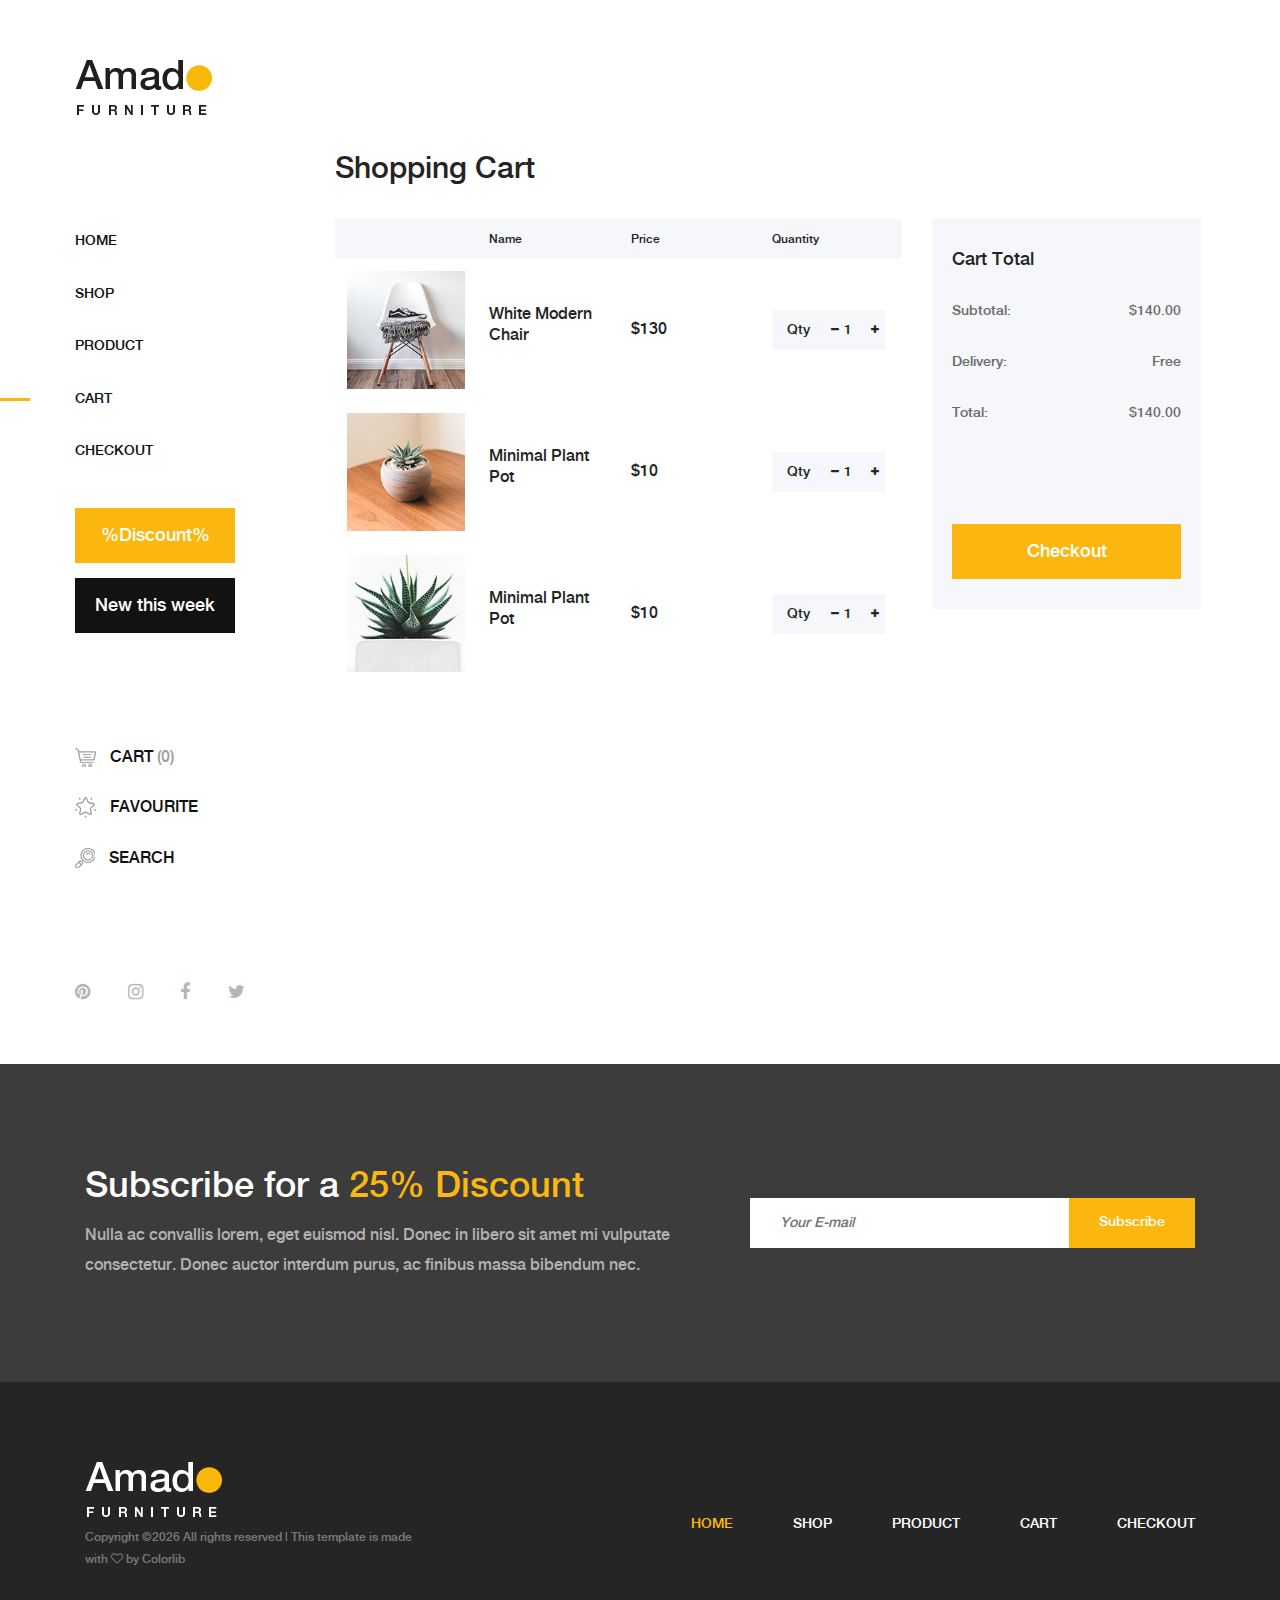
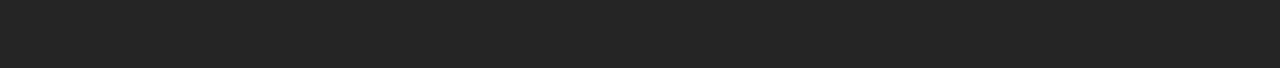
<file: amado/cart.html>
<!DOCTYPE html>
<html lang="en">

<head>
    <meta charset="UTF-8">
    <meta name="description" content="">
    <meta http-equiv="X-UA-Compatible" content="IE=edge">
    <meta name="viewport" content="width=device-width, initial-scale=1, shrink-to-fit=no">
    <!-- The above 4 meta tags *must* come first in the head; any other head content must come *after* these tags -->

    <!-- Title  -->
    <title>Amado - Furniture Ecommerce Template | Cart</title>

    <!-- Favicon  -->
    <link rel="icon" href="img/core-img/favicon.ico">

    <!-- Core Style CSS -->
    <link rel="stylesheet" href="css/core-style.css">
    <link rel="stylesheet" href="style.css">

</head>

<body>
    <!-- Search Wrapper Area Start -->
    <div class="search-wrapper section-padding-100">
        <div class="search-close">
            <i class="fa fa-close" aria-hidden="true"></i>
        </div>
        <div class="container">
            <div class="row">
                <div class="col-12">
                    <div class="search-content">
                        <form action="#" method="get">
                            <input type="search" name="search" id="search" placeholder="Type your keyword...">
                            <button type="submit"><img src="img/core-img/search.png" alt=""></button>
                        </form>
                    </div>
                </div>
            </div>
        </div>
    </div>
    <!-- Search Wrapper Area End -->

    <!-- ##### Main Content Wrapper Start ##### -->
    <div class="main-content-wrapper d-flex clearfix">

        <!-- Mobile Nav (max width 767px)-->
        <div class="mobile-nav">
            <!-- Navbar Brand -->
            <div class="amado-navbar-brand">
                <a href="index.html"><img src="img/core-img/logo.png" alt=""></a>
            </div>
            <!-- Navbar Toggler -->
            <div class="amado-navbar-toggler">
                <span></span><span></span><span></span>
            </div>
        </div>

        <!-- Header Area Start -->
        <header class="header-area clearfix">
            <!-- Close Icon -->
            <div class="nav-close">
                <i class="fa fa-close" aria-hidden="true"></i>
            </div>
            <!-- Logo -->
            <div class="logo">
                <a href="index.html"><img src="img/core-img/logo.png" alt=""></a>
            </div>
            <!-- Amado Nav -->
            <nav class="amado-nav">
                <ul>
                    <li><a href="index.html">Home</a></li>
                    <li><a href="shop.html">Shop</a></li>
                    <li><a href="product-details.html">Product</a></li>
                    <li class="active"><a href="cart.html">Cart</a></li>
                    <li><a href="checkout.html">Checkout</a></li>
                </ul>
            </nav>
            <!-- Button Group -->
            <div class="amado-btn-group mt-30 mb-100">
                <a href="#" class="btn amado-btn mb-15">%Discount%</a>
                <a href="#" class="btn amado-btn active">New this week</a>
            </div>
            <!-- Cart Menu -->
            <div class="cart-fav-search mb-100">
                <a href="cart.html" class="cart-nav"><img src="img/core-img/cart.png" alt=""> Cart <span>(0)</span></a>
                <a href="#" class="fav-nav"><img src="img/core-img/favorites.png" alt=""> Favourite</a>
                <a href="#" class="search-nav"><img src="img/core-img/search.png" alt=""> Search</a>
            </div>
            <!-- Social Button -->
            <div class="social-info d-flex justify-content-between">
                <a href="#"><i class="fa fa-pinterest" aria-hidden="true"></i></a>
                <a href="#"><i class="fa fa-instagram" aria-hidden="true"></i></a>
                <a href="#"><i class="fa fa-facebook" aria-hidden="true"></i></a>
                <a href="#"><i class="fa fa-twitter" aria-hidden="true"></i></a>
            </div>
        </header>
        <!-- Header Area End -->

        <div class="cart-table-area section-padding-100">
            <div class="container-fluid">
                <div class="row">
                    <div class="col-12 col-lg-8">
                        <div class="cart-title mt-50">
                            <h2>Shopping Cart</h2>
                        </div>

                        <div class="cart-table clearfix">
                            <table class="table table-responsive">
                                <thead>
                                    <tr>
                                        <th></th>
                                        <th>Name</th>
                                        <th>Price</th>
                                        <th>Quantity</th>
                                    </tr>
                                </thead>
                                <tbody>
                                    <tr>
                                        <td class="cart_product_img">
                                            <a href="#"><img src="img/bg-img/cart1.jpg" alt="Product"></a>
                                        </td>
                                        <td class="cart_product_desc">
                                            <h5>White Modern Chair</h5>
                                        </td>
                                        <td class="price">
                                            <span>$130</span>
                                        </td>
                                        <td class="qty">
                                            <div class="qty-btn d-flex">
                                                <p>Qty</p>
                                                <div class="quantity">
                                                    <span class="qty-minus" onclick="var effect = document.getElementById('qty'); var qty = effect.value; if( !isNaN( qty ) &amp;&amp; qty &gt; 1 ) effect.value--;return false;"><i class="fa fa-minus" aria-hidden="true"></i></span>
                                                    <input type="number" class="qty-text" id="qty" step="1" min="1" max="300" name="quantity" value="1">
                                                    <span class="qty-plus" onclick="var effect = document.getElementById('qty'); var qty = effect.value; if( !isNaN( qty )) effect.value++;return false;"><i class="fa fa-plus" aria-hidden="true"></i></span>
                                                </div>
                                            </div>
                                        </td>
                                    </tr>
                                    <tr>
                                        <td class="cart_product_img">
                                            <a href="#"><img src="img/bg-img/cart2.jpg" alt="Product"></a>
                                        </td>
                                        <td class="cart_product_desc">
                                            <h5>Minimal Plant Pot</h5>
                                        </td>
                                        <td class="price">
                                            <span>$10</span>
                                        </td>
                                        <td class="qty">
                                            <div class="qty-btn d-flex">
                                                <p>Qty</p>
                                                <div class="quantity">
                                                    <span class="qty-minus" onclick="var effect = document.getElementById('qty2'); var qty = effect.value; if( !isNaN( qty ) &amp;&amp; qty &gt; 1 ) effect.value--;return false;"><i class="fa fa-minus" aria-hidden="true"></i></span>
                                                    <input type="number" class="qty-text" id="qty2" step="1" min="1" max="300" name="quantity" value="1">
                                                    <span class="qty-plus" onclick="var effect = document.getElementById('qty2'); var qty = effect.value; if( !isNaN( qty )) effect.value++;return false;"><i class="fa fa-plus" aria-hidden="true"></i></span>
                                                </div>
                                            </div>
                                        </td>
                                    </tr>
                                    <tr>
                                        <td class="cart_product_img">
                                            <a href="#"><img src="img/bg-img/cart3.jpg" alt="Product"></a>
                                        </td>
                                        <td class="cart_product_desc">
                                            <h5>Minimal Plant Pot</h5>
                                        </td>
                                        <td class="price">
                                            <span>$10</span>
                                        </td>
                                        <td class="qty">
                                            <div class="qty-btn d-flex">
                                                <p>Qty</p>
                                                <div class="quantity">
                                                    <span class="qty-minus" onclick="var effect = document.getElementById('qty3'); var qty = effect.value; if( !isNaN( qty ) &amp;&amp; qty &gt; 1 ) effect.value--;return false;"><i class="fa fa-minus" aria-hidden="true"></i></span>
                                                    <input type="number" class="qty-text" id="qty3" step="1" min="1" max="300" name="quantity" value="1">
                                                    <span class="qty-plus" onclick="var effect = document.getElementById('qty3'); var qty = effect.value; if( !isNaN( qty )) effect.value++;return false;"><i class="fa fa-plus" aria-hidden="true"></i></span>
                                                </div>
                                            </div>
                                        </td>
                                    </tr>
                                </tbody>
                            </table>
                        </div>
                    </div>
                    <div class="col-12 col-lg-4">
                        <div class="cart-summary">
                            <h5>Cart Total</h5>
                            <ul class="summary-table">
                                <li><span>subtotal:</span> <span>$140.00</span></li>
                                <li><span>delivery:</span> <span>Free</span></li>
                                <li><span>total:</span> <span>$140.00</span></li>
                            </ul>
                            <div class="cart-btn mt-100">
                                <a href="cart.html" class="btn amado-btn w-100">Checkout</a>
                            </div>
                        </div>
                    </div>
                </div>
            </div>
        </div>
    </div>
    <!-- ##### Main Content Wrapper End ##### -->

    <!-- ##### Newsletter Area Start ##### -->
    <section class="newsletter-area section-padding-100-0">
        <div class="container">
            <div class="row align-items-center">
                <!-- Newsletter Text -->
                <div class="col-12 col-lg-6 col-xl-7">
                    <div class="newsletter-text mb-100">
                        <h2>Subscribe for a <span>25% Discount</span></h2>
                        <p>Nulla ac convallis lorem, eget euismod nisl. Donec in libero sit amet mi vulputate consectetur. Donec auctor interdum purus, ac finibus massa bibendum nec.</p>
                    </div>
                </div>
                <!-- Newsletter Form -->
                <div class="col-12 col-lg-6 col-xl-5">
                    <div class="newsletter-form mb-100">
                        <form action="#" method="post">
                            <input type="email" name="email" class="nl-email" placeholder="Your E-mail">
                            <input type="submit" value="Subscribe">
                        </form>
                    </div>
                </div>
            </div>
        </div>
    </section>
    <!-- ##### Newsletter Area End ##### -->

    <!-- ##### Footer Area Start ##### -->
    <footer class="footer_area clearfix">
        <div class="container">
            <div class="row align-items-center">
                <!-- Single Widget Area -->
                <div class="col-12 col-lg-4">
                    <div class="single_widget_area">
                        <!-- Logo -->
                        <div class="footer-logo mr-50">
                            <a href="index.html"><img src="img/core-img/logo2.png" alt=""></a>
                        </div>
                        <!-- Copywrite Text -->
                        <p class="copywrite"><!-- Link back to Colorlib can't be removed. Template is licensed under CC BY 3.0. -->
Copyright &copy;<script>document.write(new Date().getFullYear());</script> All rights reserved | This template is made with <i class="fa fa-heart-o" aria-hidden="true"></i> by <a href="https://colorlib.com" target="_blank">Colorlib</a>
<!-- Link back to Colorlib can't be removed. Template is licensed under CC BY 3.0. --></p>
                    </div>
                </div>
                <!-- Single Widget Area -->
                <div class="col-12 col-lg-8">
                    <div class="single_widget_area">
                        <!-- Footer Menu -->
                        <div class="footer_menu">
                            <nav class="navbar navbar-expand-lg justify-content-end">
                                <button class="navbar-toggler" type="button" data-toggle="collapse" data-target="#footerNavContent" aria-controls="footerNavContent" aria-expanded="false" aria-label="Toggle navigation"><i class="fa fa-bars"></i></button>
                                <div class="collapse navbar-collapse" id="footerNavContent">
                                    <ul class="navbar-nav ml-auto">
                                        <li class="nav-item active">
                                            <a class="nav-link" href="index.html">Home</a>
                                        </li>
                                        <li class="nav-item">
                                            <a class="nav-link" href="shop.html">Shop</a>
                                        </li>
                                        <li class="nav-item">
                                            <a class="nav-link" href="product-details.html">Product</a>
                                        </li>
                                        <li class="nav-item">
                                            <a class="nav-link" href="cart.html">Cart</a>
                                        </li>
                                        <li class="nav-item">
                                            <a class="nav-link" href="checkout.html">Checkout</a>
                                        </li>
                                    </ul>
                                </div>
                            </nav>
                        </div>
                    </div>
                </div>
            </div>
        </div>
    </footer>
    <!-- ##### Footer Area End ##### -->

    <!-- ##### jQuery (Necessary for All JavaScript Plugins) ##### -->
    <script src="js/jquery/jquery-2.2.4.min.js"></script>
    <!-- Popper js -->
    <script src="js/popper.min.js"></script>
    <!-- Bootstrap js -->
    <script src="js/bootstrap.min.js"></script>
    <!-- Plugins js -->
    <script src="js/plugins.js"></script>
    <!-- Active js -->
    <script src="js/active.js"></script>

</body>

</html>
</file>
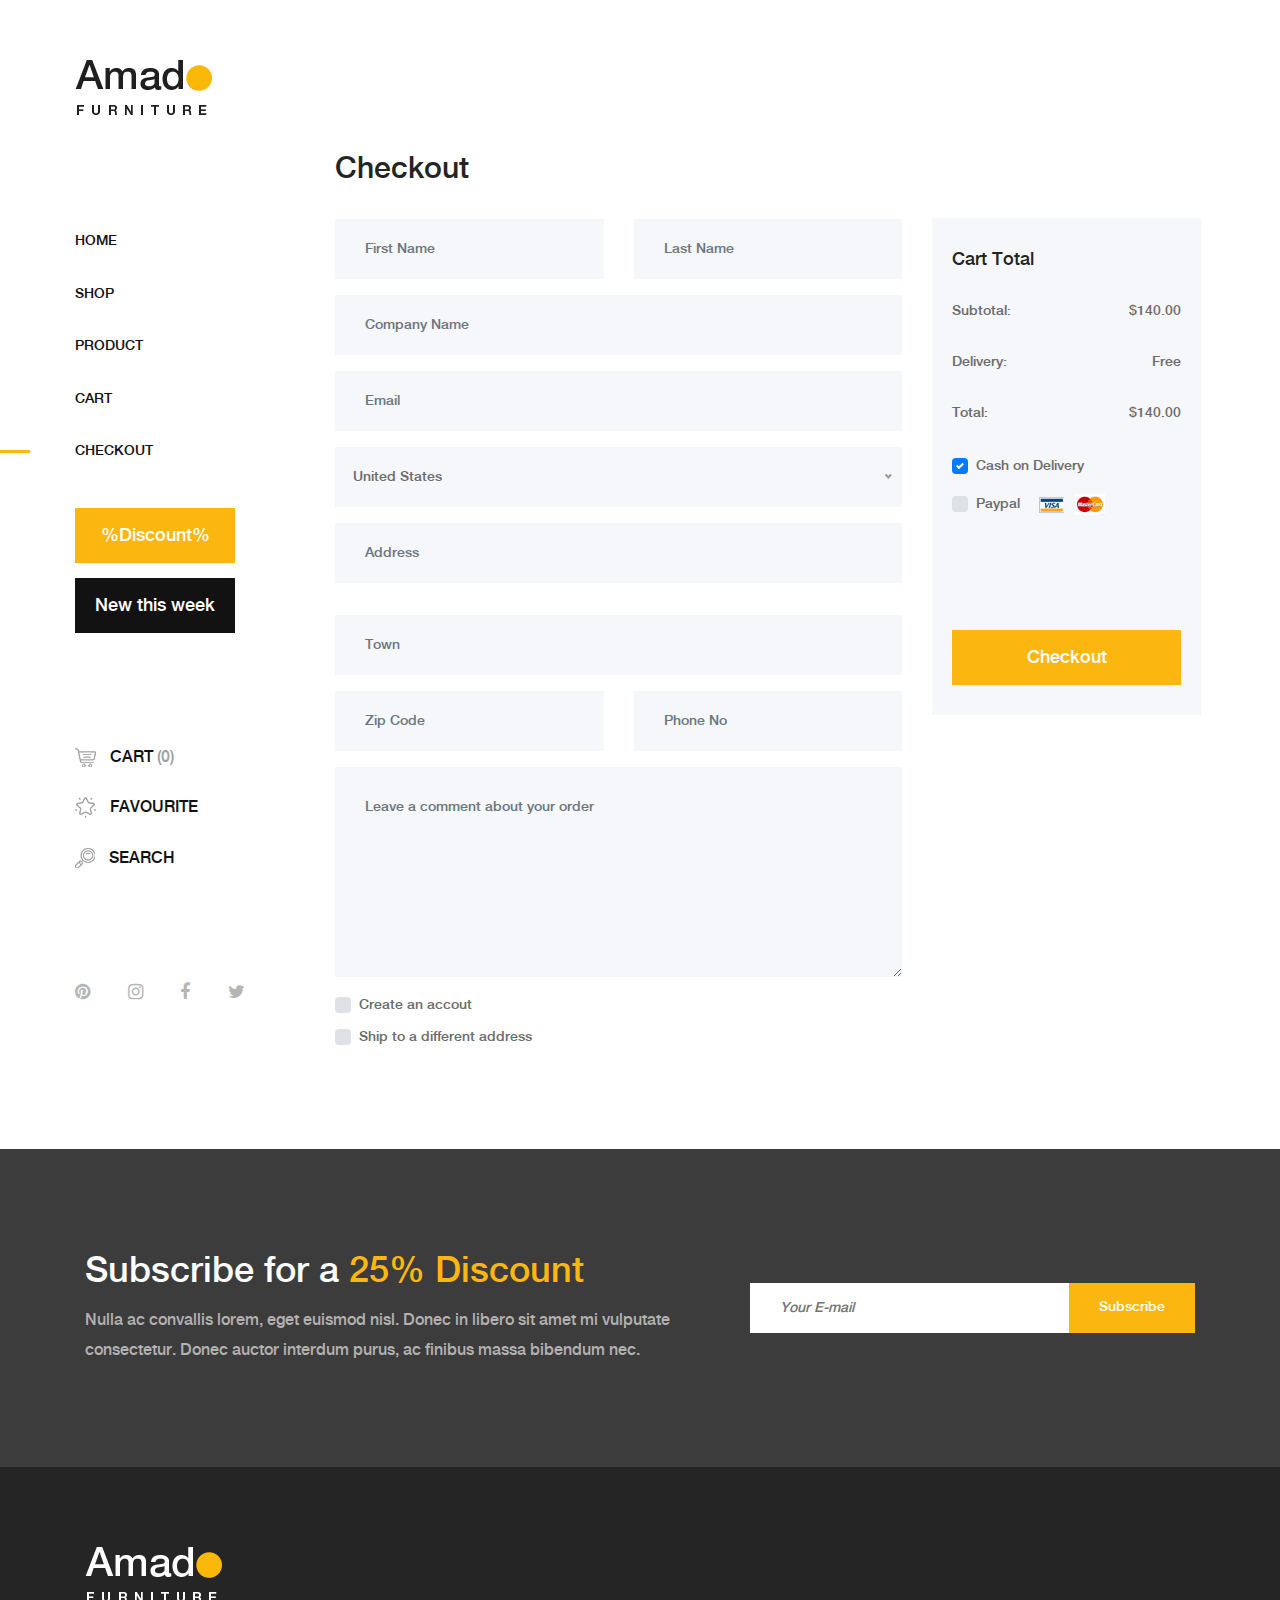
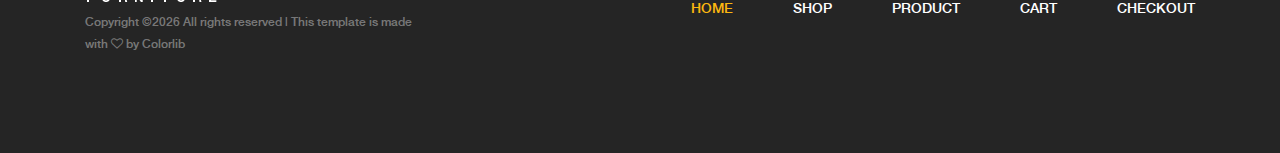
<file: amado/checkout.html>
<!DOCTYPE html>
<html lang="en">

<head>
    <meta charset="UTF-8">
    <meta name="description" content="">
    <meta http-equiv="X-UA-Compatible" content="IE=edge">
    <meta name="viewport" content="width=device-width, initial-scale=1, shrink-to-fit=no">
    <!-- The above 4 meta tags *must* come first in the head; any other head content must come *after* these tags -->

    <!-- Title  -->
    <title>Amado - Furniture Ecommerce Template | Checkout</title>

    <!-- Favicon  -->
    <link rel="icon" href="img/core-img/favicon.ico">

    <!-- Core Style CSS -->
    <link rel="stylesheet" href="css/core-style.css">
    <link rel="stylesheet" href="style.css">

</head>

<body>
    <!-- Search Wrapper Area Start -->
    <div class="search-wrapper section-padding-100">
        <div class="search-close">
            <i class="fa fa-close" aria-hidden="true"></i>
        </div>
        <div class="container">
            <div class="row">
                <div class="col-12">
                    <div class="search-content">
                        <form action="#" method="get">
                            <input type="search" name="search" id="search" placeholder="Type your keyword...">
                            <button type="submit"><img src="img/core-img/search.png" alt=""></button>
                        </form>
                    </div>
                </div>
            </div>
        </div>
    </div>
    <!-- Search Wrapper Area End -->

    <!-- ##### Main Content Wrapper Start ##### -->
    <div class="main-content-wrapper d-flex clearfix">

        <!-- Mobile Nav (max width 767px)-->
        <div class="mobile-nav">
            <!-- Navbar Brand -->
            <div class="amado-navbar-brand">
                <a href="index.html"><img src="img/core-img/logo.png" alt=""></a>
            </div>
            <!-- Navbar Toggler -->
            <div class="amado-navbar-toggler">
                <span></span><span></span><span></span>
            </div>
        </div>

        <!-- Header Area Start -->
        <header class="header-area clearfix">
            <!-- Close Icon -->
            <div class="nav-close">
                <i class="fa fa-close" aria-hidden="true"></i>
            </div>
            <!-- Logo -->
            <div class="logo">
                <a href="index.html"><img src="img/core-img/logo.png" alt=""></a>
            </div>
            <!-- Amado Nav -->
            <nav class="amado-nav">
                <ul>
                    <li><a href="index.html">Home</a></li>
                    <li><a href="shop.html">Shop</a></li>
                    <li><a href="product-details.html">Product</a></li>
                    <li><a href="cart.html">Cart</a></li>
                    <li class="active"><a href="checkout.html">Checkout</a></li>
                </ul>
            </nav>
            <!-- Button Group -->
            <div class="amado-btn-group mt-30 mb-100">
                <a href="#" class="btn amado-btn mb-15">%Discount%</a>
                <a href="#" class="btn amado-btn active">New this week</a>
            </div>
            <!-- Cart Menu -->
            <div class="cart-fav-search mb-100">
                <a href="cart.html" class="cart-nav"><img src="img/core-img/cart.png" alt=""> Cart <span>(0)</span></a>
                <a href="#" class="fav-nav"><img src="img/core-img/favorites.png" alt=""> Favourite</a>
                <a href="#" class="search-nav"><img src="img/core-img/search.png" alt=""> Search</a>
            </div>
            <!-- Social Button -->
            <div class="social-info d-flex justify-content-between">
                <a href="#"><i class="fa fa-pinterest" aria-hidden="true"></i></a>
                <a href="#"><i class="fa fa-instagram" aria-hidden="true"></i></a>
                <a href="#"><i class="fa fa-facebook" aria-hidden="true"></i></a>
                <a href="#"><i class="fa fa-twitter" aria-hidden="true"></i></a>
            </div>
        </header>
        <!-- Header Area End -->

        <div class="cart-table-area section-padding-100">
            <div class="container-fluid">
                <div class="row">
                    <div class="col-12 col-lg-8">
                        <div class="checkout_details_area mt-50 clearfix">

                            <div class="cart-title">
                                <h2>Checkout</h2>
                            </div>

                            <form action="#" method="post">
                                <div class="row">
                                    <div class="col-md-6 mb-3">
                                        <input type="text" class="form-control" id="first_name" value="" placeholder="First Name" required>
                                    </div>
                                    <div class="col-md-6 mb-3">
                                        <input type="text" class="form-control" id="last_name" value="" placeholder="Last Name" required>
                                    </div>
                                    <div class="col-12 mb-3">
                                        <input type="text" class="form-control" id="company" placeholder="Company Name" value="">
                                    </div>
                                    <div class="col-12 mb-3">
                                        <input type="email" class="form-control" id="email" placeholder="Email" value="">
                                    </div>
                                    <div class="col-12 mb-3">
                                        <select class="w-100" id="country">
                                        <option value="usa">United States</option>
                                        <option value="uk">United Kingdom</option>
                                        <option value="ger">Germany</option>
                                        <option value="fra">France</option>
                                        <option value="ind">India</option>
                                        <option value="aus">Australia</option>
                                        <option value="bra">Brazil</option>
                                        <option value="cana">Canada</option>
                                    </select>
                                    </div>
                                    <div class="col-12 mb-3">
                                        <input type="text" class="form-control mb-3" id="street_address" placeholder="Address" value="">
                                    </div>
                                    <div class="col-12 mb-3">
                                        <input type="text" class="form-control" id="city" placeholder="Town" value="">
                                    </div>
                                    <div class="col-md-6 mb-3">
                                        <input type="text" class="form-control" id="zipCode" placeholder="Zip Code" value="">
                                    </div>
                                    <div class="col-md-6 mb-3">
                                        <input type="number" class="form-control" id="phone_number" min="0" placeholder="Phone No" value="">
                                    </div>
                                    <div class="col-12 mb-3">
                                        <textarea name="comment" class="form-control w-100" id="comment" cols="30" rows="10" placeholder="Leave a comment about your order"></textarea>
                                    </div>

                                    <div class="col-12">
                                        <div class="custom-control custom-checkbox d-block mb-2">
                                            <input type="checkbox" class="custom-control-input" id="customCheck2">
                                            <label class="custom-control-label" for="customCheck2">Create an accout</label>
                                        </div>
                                        <div class="custom-control custom-checkbox d-block">
                                            <input type="checkbox" class="custom-control-input" id="customCheck3">
                                            <label class="custom-control-label" for="customCheck3">Ship to a different address</label>
                                        </div>
                                    </div>
                                </div>
                            </form>
                        </div>
                    </div>
                    <div class="col-12 col-lg-4">
                        <div class="cart-summary">
                            <h5>Cart Total</h5>
                            <ul class="summary-table">
                                <li><span>subtotal:</span> <span>$140.00</span></li>
                                <li><span>delivery:</span> <span>Free</span></li>
                                <li><span>total:</span> <span>$140.00</span></li>
                            </ul>

                            <div class="payment-method">
                                <!-- Cash on delivery -->
                                <div class="custom-control custom-checkbox mr-sm-2">
                                    <input type="checkbox" class="custom-control-input" id="cod" checked>
                                    <label class="custom-control-label" for="cod">Cash on Delivery</label>
                                </div>
                                <!-- Paypal -->
                                <div class="custom-control custom-checkbox mr-sm-2">
                                    <input type="checkbox" class="custom-control-input" id="paypal">
                                    <label class="custom-control-label" for="paypal">Paypal <img class="ml-15" src="img/core-img/paypal.png" alt=""></label>
                                </div>
                            </div>

                            <div class="cart-btn mt-100">
                                <a href="#" class="btn amado-btn w-100">Checkout</a>
                            </div>
                        </div>
                    </div>
                </div>
            </div>
        </div>
    </div>
    <!-- ##### Main Content Wrapper End ##### -->

    <!-- ##### Newsletter Area Start ##### -->
    <section class="newsletter-area section-padding-100-0">
        <div class="container">
            <div class="row align-items-center">
                <!-- Newsletter Text -->
                <div class="col-12 col-lg-6 col-xl-7">
                    <div class="newsletter-text mb-100">
                        <h2>Subscribe for a <span>25% Discount</span></h2>
                        <p>Nulla ac convallis lorem, eget euismod nisl. Donec in libero sit amet mi vulputate consectetur. Donec auctor interdum purus, ac finibus massa bibendum nec.</p>
                    </div>
                </div>
                <!-- Newsletter Form -->
                <div class="col-12 col-lg-6 col-xl-5">
                    <div class="newsletter-form mb-100">
                        <form action="#" method="post">
                            <input type="email" name="email" class="nl-email" placeholder="Your E-mail">
                            <input type="submit" value="Subscribe">
                        </form>
                    </div>
                </div>
            </div>
        </div>
    </section>
    <!-- ##### Newsletter Area End ##### -->

    <!-- ##### Footer Area Start ##### -->
    <footer class="footer_area clearfix">
        <div class="container">
            <div class="row align-items-center">
                <!-- Single Widget Area -->
                <div class="col-12 col-lg-4">
                    <div class="single_widget_area">
                        <!-- Logo -->
                        <div class="footer-logo mr-50">
                            <a href="index.html"><img src="img/core-img/logo2.png" alt=""></a>
                        </div>
                        <!-- Copywrite Text -->
                        <p class="copywrite"><!-- Link back to Colorlib can't be removed. Template is licensed under CC BY 3.0. -->
Copyright &copy;<script>document.write(new Date().getFullYear());</script> All rights reserved | This template is made with <i class="fa fa-heart-o" aria-hidden="true"></i> by <a href="https://colorlib.com" target="_blank">Colorlib</a>
<!-- Link back to Colorlib can't be removed. Template is licensed under CC BY 3.0. --></p>
                    </div>
                </div>
                <!-- Single Widget Area -->
                <div class="col-12 col-lg-8">
                    <div class="single_widget_area">
                        <!-- Footer Menu -->
                        <div class="footer_menu">
                            <nav class="navbar navbar-expand-lg justify-content-end">
                                <button class="navbar-toggler" type="button" data-toggle="collapse" data-target="#footerNavContent" aria-controls="footerNavContent" aria-expanded="false" aria-label="Toggle navigation"><i class="fa fa-bars"></i></button>
                                <div class="collapse navbar-collapse" id="footerNavContent">
                                    <ul class="navbar-nav ml-auto">
                                        <li class="nav-item active">
                                            <a class="nav-link" href="index.html">Home</a>
                                        </li>
                                        <li class="nav-item">
                                            <a class="nav-link" href="shop.html">Shop</a>
                                        </li>
                                        <li class="nav-item">
                                            <a class="nav-link" href="product-details.html">Product</a>
                                        </li>
                                        <li class="nav-item">
                                            <a class="nav-link" href="cart.html">Cart</a>
                                        </li>
                                        <li class="nav-item">
                                            <a class="nav-link" href="checkout.html">Checkout</a>
                                        </li>
                                    </ul>
                                </div>
                            </nav>
                        </div>
                    </div>
                </div>
            </div>
        </div>
    </footer>
    <!-- ##### Footer Area End ##### -->

    <!-- ##### jQuery (Necessary for All JavaScript Plugins) ##### -->
    <script src="js/jquery/jquery-2.2.4.min.js"></script>
    <!-- Popper js -->
    <script src="js/popper.min.js"></script>
    <!-- Bootstrap js -->
    <script src="js/bootstrap.min.js"></script>
    <!-- Plugins js -->
    <script src="js/plugins.js"></script>
    <!-- Active js -->
    <script src="js/active.js"></script>

</body>

</html>
</file>
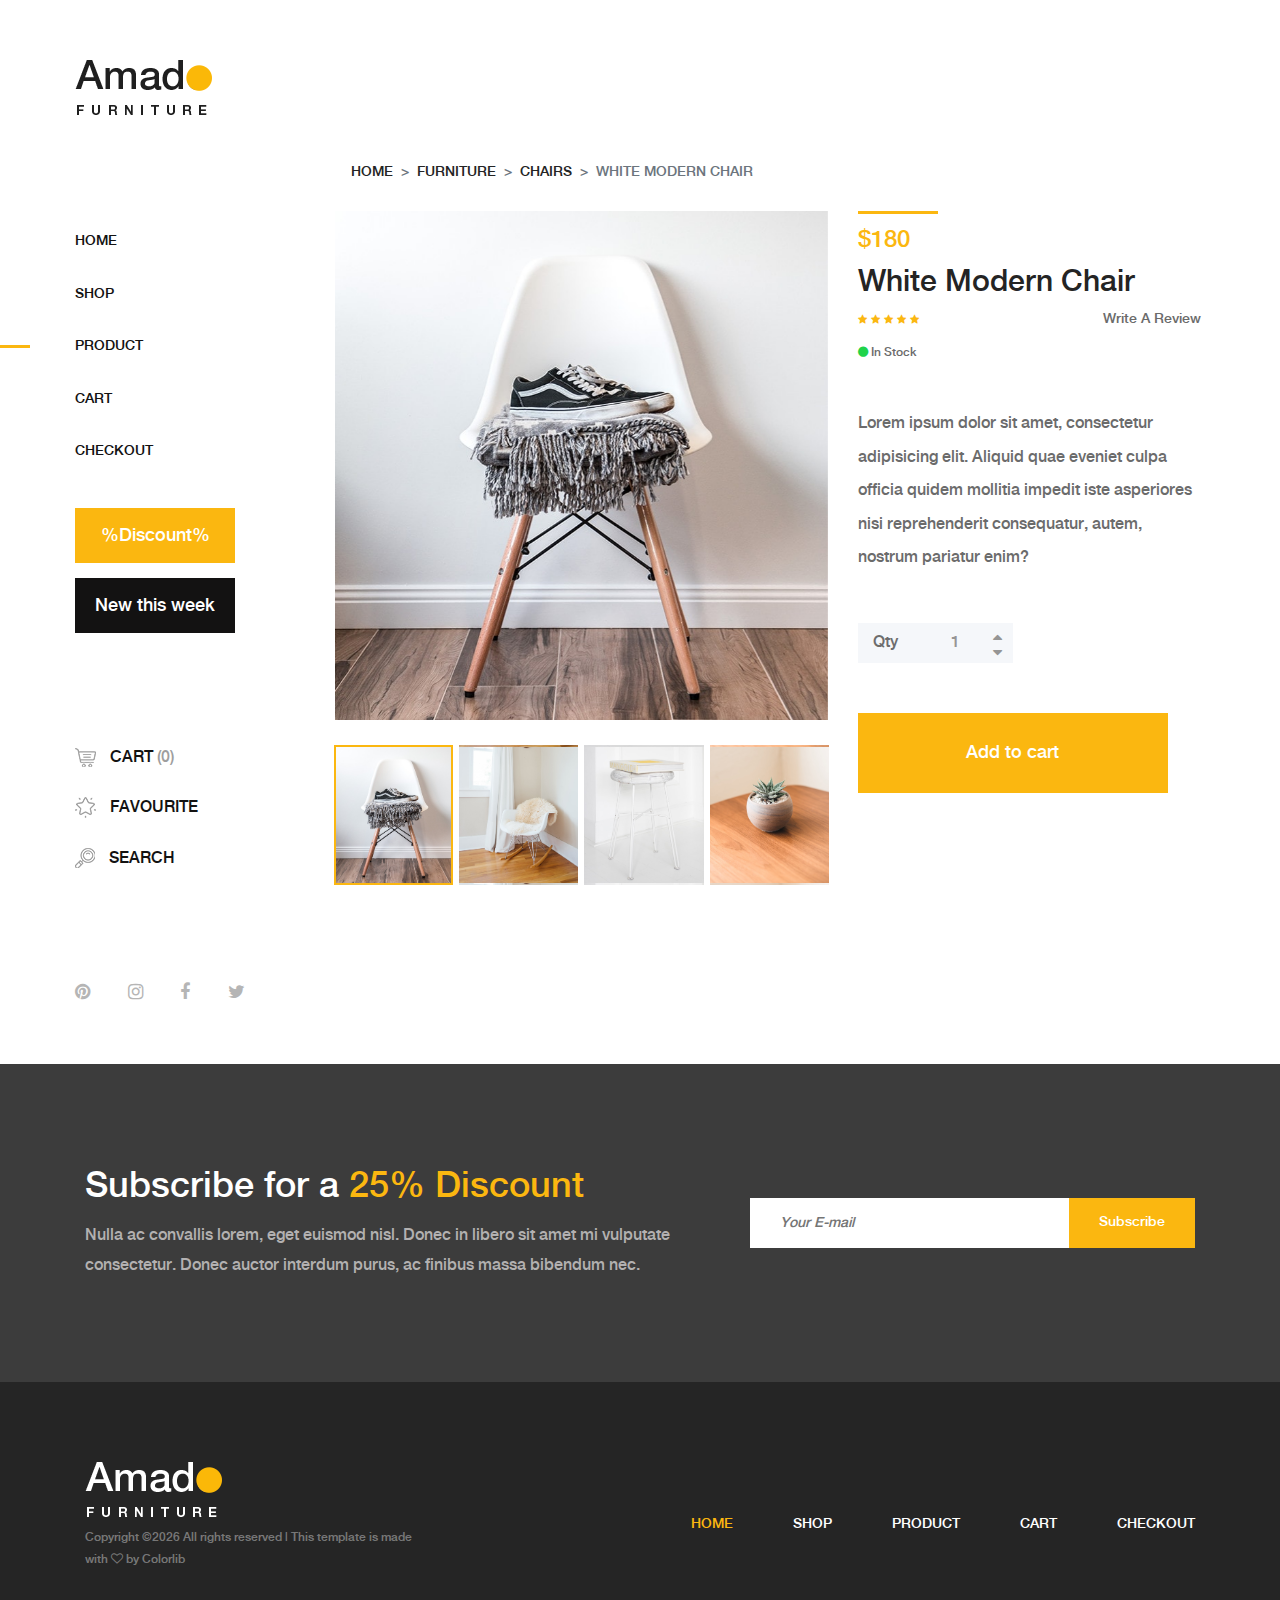
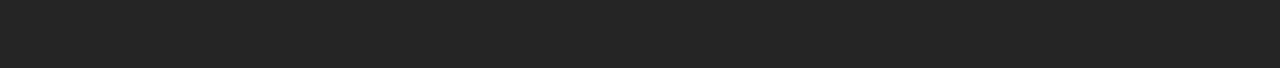
<file: amado/product-details.html>
<!DOCTYPE html>
<html lang="en">

<head>
    <meta charset="UTF-8">
    <meta name="description" content="">
    <meta http-equiv="X-UA-Compatible" content="IE=edge">
    <meta name="viewport" content="width=device-width, initial-scale=1, shrink-to-fit=no">
    <!-- The above 4 meta tags *must* come first in the head; any other head content must come *after* these tags -->

    <!-- Title  -->
    <title>Amado - Furniture Ecommerce Template | Product Details</title>

    <!-- Favicon  -->
    <link rel="icon" href="img/core-img/favicon.ico">

    <!-- Core Style CSS -->
    <link rel="stylesheet" href="css/core-style.css">
    <link rel="stylesheet" href="style.css">

</head>

<body>
    <!-- Search Wrapper Area Start -->
    <div class="search-wrapper section-padding-100">
        <div class="search-close">
            <i class="fa fa-close" aria-hidden="true"></i>
        </div>
        <div class="container">
            <div class="row">
                <div class="col-12">
                    <div class="search-content">
                        <form action="#" method="get">
                            <input type="search" name="search" id="search" placeholder="Type your keyword...">
                            <button type="submit"><img src="img/core-img/search.png" alt=""></button>
                        </form>
                    </div>
                </div>
            </div>
        </div>
    </div>
    <!-- Search Wrapper Area End -->

    <!-- ##### Main Content Wrapper Start ##### -->
    <div class="main-content-wrapper d-flex clearfix">

        <!-- Mobile Nav (max width 767px)-->
        <div class="mobile-nav">
            <!-- Navbar Brand -->
            <div class="amado-navbar-brand">
                <a href="index.html"><img src="img/core-img/logo.png" alt=""></a>
            </div>
            <!-- Navbar Toggler -->
            <div class="amado-navbar-toggler">
                <span></span><span></span><span></span>
            </div>
        </div>

        <!-- Header Area Start -->
        <header class="header-area clearfix">
            <!-- Close Icon -->
            <div class="nav-close">
                <i class="fa fa-close" aria-hidden="true"></i>
            </div>
            <!-- Logo -->
            <div class="logo">
                <a href="index.html"><img src="img/core-img/logo.png" alt=""></a>
            </div>
            <!-- Amado Nav -->
            <nav class="amado-nav">
                <ul>
                    <li><a href="index.html">Home</a></li>
                    <li><a href="shop.html">Shop</a></li>
                    <li class="active"><a href="product-details.html">Product</a></li>
                    <li><a href="cart.html">Cart</a></li>
                    <li><a href="checkout.html">Checkout</a></li>
                </ul>
            </nav>
            <!-- Button Group -->
            <div class="amado-btn-group mt-30 mb-100">
                <a href="#" class="btn amado-btn mb-15">%Discount%</a>
                <a href="#" class="btn amado-btn active">New this week</a>
            </div>
            <!-- Cart Menu -->
            <div class="cart-fav-search mb-100">
                <a href="cart.html" class="cart-nav"><img src="img/core-img/cart.png" alt=""> Cart <span>(0)</span></a>
                <a href="#" class="fav-nav"><img src="img/core-img/favorites.png" alt=""> Favourite</a>
                <a href="#" class="search-nav"><img src="img/core-img/search.png" alt=""> Search</a>
            </div>
            <!-- Social Button -->
            <div class="social-info d-flex justify-content-between">
                <a href="#"><i class="fa fa-pinterest" aria-hidden="true"></i></a>
                <a href="#"><i class="fa fa-instagram" aria-hidden="true"></i></a>
                <a href="#"><i class="fa fa-facebook" aria-hidden="true"></i></a>
                <a href="#"><i class="fa fa-twitter" aria-hidden="true"></i></a>
            </div>
        </header>
        <!-- Header Area End -->

        <!-- Product Details Area Start -->
        <div class="single-product-area section-padding-100 clearfix">
            <div class="container-fluid">

                <div class="row">
                    <div class="col-12">
                        <nav aria-label="breadcrumb">
                            <ol class="breadcrumb mt-50">
                                <li class="breadcrumb-item"><a href="#">Home</a></li>
                                <li class="breadcrumb-item"><a href="#">Furniture</a></li>
                                <li class="breadcrumb-item"><a href="#">Chairs</a></li>
                                <li class="breadcrumb-item active" aria-current="page">white modern chair</li>
                            </ol>
                        </nav>
                    </div>
                </div>

                <div class="row">
                    <div class="col-12 col-lg-7">
                        <div class="single_product_thumb">
                            <div id="product_details_slider" class="carousel slide" data-ride="carousel">
                                <ol class="carousel-indicators">
                                    <li class="active" data-target="#product_details_slider" data-slide-to="0" style="background-image: url(img/product-img/pro-big-1.jpg);">
                                    </li>
                                    <li data-target="#product_details_slider" data-slide-to="1" style="background-image: url(img/product-img/pro-big-2.jpg);">
                                    </li>
                                    <li data-target="#product_details_slider" data-slide-to="2" style="background-image: url(img/product-img/pro-big-3.jpg);">
                                    </li>
                                    <li data-target="#product_details_slider" data-slide-to="3" style="background-image: url(img/product-img/pro-big-4.jpg);">
                                    </li>
                                </ol>
                                <div class="carousel-inner">
                                    <div class="carousel-item active">
                                        <a class="gallery_img" href="img/product-img/pro-big-1.jpg">
                                            <img class="d-block w-100" src="img/product-img/pro-big-1.jpg" alt="First slide">
                                        </a>
                                    </div>
                                    <div class="carousel-item">
                                        <a class="gallery_img" href="img/product-img/pro-big-2.jpg">
                                            <img class="d-block w-100" src="img/product-img/pro-big-2.jpg" alt="Second slide">
                                        </a>
                                    </div>
                                    <div class="carousel-item">
                                        <a class="gallery_img" href="img/product-img/pro-big-3.jpg">
                                            <img class="d-block w-100" src="img/product-img/pro-big-3.jpg" alt="Third slide">
                                        </a>
                                    </div>
                                    <div class="carousel-item">
                                        <a class="gallery_img" href="img/product-img/pro-big-4.jpg">
                                            <img class="d-block w-100" src="img/product-img/pro-big-4.jpg" alt="Fourth slide">
                                        </a>
                                    </div>
                                </div>
                            </div>
                        </div>
                    </div>
                    <div class="col-12 col-lg-5">
                        <div class="single_product_desc">
                            <!-- Product Meta Data -->
                            <div class="product-meta-data">
                                <div class="line"></div>
                                <p class="product-price">$180</p>
                                <a href="product-details.html">
                                    <h6>White Modern Chair</h6>
                                </a>
                                <!-- Ratings & Review -->
                                <div class="ratings-review mb-15 d-flex align-items-center justify-content-between">
                                    <div class="ratings">
                                        <i class="fa fa-star" aria-hidden="true"></i>
                                        <i class="fa fa-star" aria-hidden="true"></i>
                                        <i class="fa fa-star" aria-hidden="true"></i>
                                        <i class="fa fa-star" aria-hidden="true"></i>
                                        <i class="fa fa-star" aria-hidden="true"></i>
                                    </div>
                                    <div class="review">
                                        <a href="#">Write A Review</a>
                                    </div>
                                </div>
                                <!-- Avaiable -->
                                <p class="avaibility"><i class="fa fa-circle"></i> In Stock</p>
                            </div>

                            <div class="short_overview my-5">
                                <p>Lorem ipsum dolor sit amet, consectetur adipisicing elit. Aliquid quae eveniet culpa officia quidem mollitia impedit iste asperiores nisi reprehenderit consequatur, autem, nostrum pariatur enim?</p>
                            </div>

                            <!-- Add to Cart Form -->
                            <form class="cart clearfix" method="post">
                                <div class="cart-btn d-flex mb-50">
                                    <p>Qty</p>
                                    <div class="quantity">
                                        <span class="qty-minus" onclick="var effect = document.getElementById('qty'); var qty = effect.value; if( !isNaN( qty ) &amp;&amp; qty &gt; 1 ) effect.value--;return false;"><i class="fa fa-caret-down" aria-hidden="true"></i></span>
                                        <input type="number" class="qty-text" id="qty" step="1" min="1" max="300" name="quantity" value="1">
                                        <span class="qty-plus" onclick="var effect = document.getElementById('qty'); var qty = effect.value; if( !isNaN( qty )) effect.value++;return false;"><i class="fa fa-caret-up" aria-hidden="true"></i></span>
                                    </div>
                                </div>
                                <button type="submit" name="addtocart" value="5" class="btn amado-btn">Add to cart</button>
                            </form>

                        </div>
                    </div>
                </div>
            </div>
        </div>
        <!-- Product Details Area End -->
    </div>
    <!-- ##### Main Content Wrapper End ##### -->

    <!-- ##### Newsletter Area Start ##### -->
    <section class="newsletter-area section-padding-100-0">
        <div class="container">
            <div class="row align-items-center">
                <!-- Newsletter Text -->
                <div class="col-12 col-lg-6 col-xl-7">
                    <div class="newsletter-text mb-100">
                        <h2>Subscribe for a <span>25% Discount</span></h2>
                        <p>Nulla ac convallis lorem, eget euismod nisl. Donec in libero sit amet mi vulputate consectetur. Donec auctor interdum purus, ac finibus massa bibendum nec.</p>
                    </div>
                </div>
                <!-- Newsletter Form -->
                <div class="col-12 col-lg-6 col-xl-5">
                    <div class="newsletter-form mb-100">
                        <form action="#" method="post">
                            <input type="email" name="email" class="nl-email" placeholder="Your E-mail">
                            <input type="submit" value="Subscribe">
                        </form>
                    </div>
                </div>
            </div>
        </div>
    </section>
    <!-- ##### Newsletter Area End ##### -->

    <!-- ##### Footer Area Start ##### -->
    <footer class="footer_area clearfix">
        <div class="container">
            <div class="row align-items-center">
                <!-- Single Widget Area -->
                <div class="col-12 col-lg-4">
                    <div class="single_widget_area">
                        <!-- Logo -->
                        <div class="footer-logo mr-50">
                            <a href="index.html"><img src="img/core-img/logo2.png" alt=""></a>
                        </div>
                        <!-- Copywrite Text -->
                        <p class="copywrite"><!-- Link back to Colorlib can't be removed. Template is licensed under CC BY 3.0. -->
Copyright &copy;<script>document.write(new Date().getFullYear());</script> All rights reserved | This template is made with <i class="fa fa-heart-o" aria-hidden="true"></i> by <a href="https://colorlib.com" target="_blank">Colorlib</a>
<!-- Link back to Colorlib can't be removed. Template is licensed under CC BY 3.0. --></p>
                    </div>
                </div>
                <!-- Single Widget Area -->
                <div class="col-12 col-lg-8">
                    <div class="single_widget_area">
                        <!-- Footer Menu -->
                        <div class="footer_menu">
                            <nav class="navbar navbar-expand-lg justify-content-end">
                                <button class="navbar-toggler" type="button" data-toggle="collapse" data-target="#footerNavContent" aria-controls="footerNavContent" aria-expanded="false" aria-label="Toggle navigation"><i class="fa fa-bars"></i></button>
                                <div class="collapse navbar-collapse" id="footerNavContent">
                                    <ul class="navbar-nav ml-auto">
                                        <li class="nav-item active">
                                            <a class="nav-link" href="index.html">Home</a>
                                        </li>
                                        <li class="nav-item">
                                            <a class="nav-link" href="shop.html">Shop</a>
                                        </li>
                                        <li class="nav-item">
                                            <a class="nav-link" href="product-details.html">Product</a>
                                        </li>
                                        <li class="nav-item">
                                            <a class="nav-link" href="cart.html">Cart</a>
                                        </li>
                                        <li class="nav-item">
                                            <a class="nav-link" href="checkout.html">Checkout</a>
                                        </li>
                                    </ul>
                                </div>
                            </nav>
                        </div>
                    </div>
                </div>
            </div>
        </div>
    </footer>
    <!-- ##### Footer Area End ##### -->

    <!-- ##### jQuery (Necessary for All JavaScript Plugins) ##### -->
    <script src="js/jquery/jquery-2.2.4.min.js"></script>
    <!-- Popper js -->
    <script src="js/popper.min.js"></script>
    <!-- Bootstrap js -->
    <script src="js/bootstrap.min.js"></script>
    <!-- Plugins js -->
    <script src="js/plugins.js"></script>
    <!-- Active js -->
    <script src="js/active.js"></script>

</body>

</html>
</file>
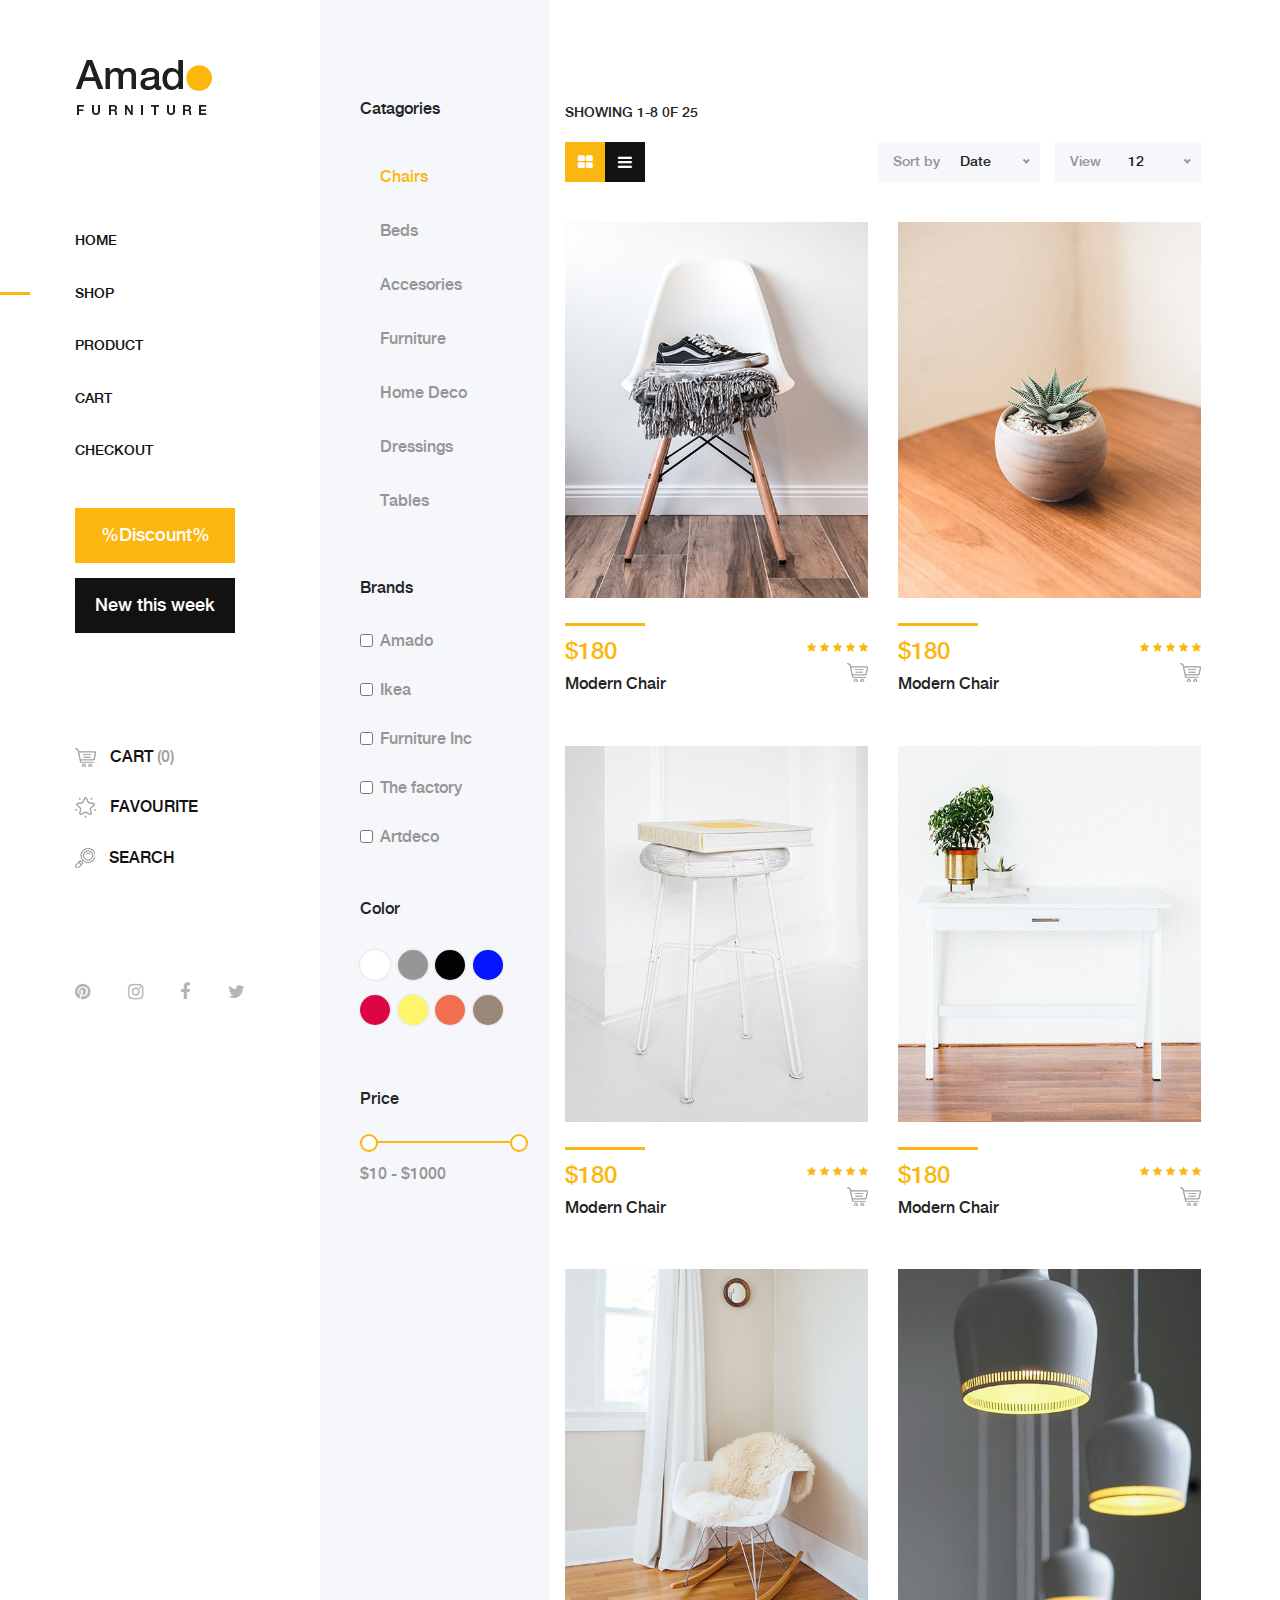
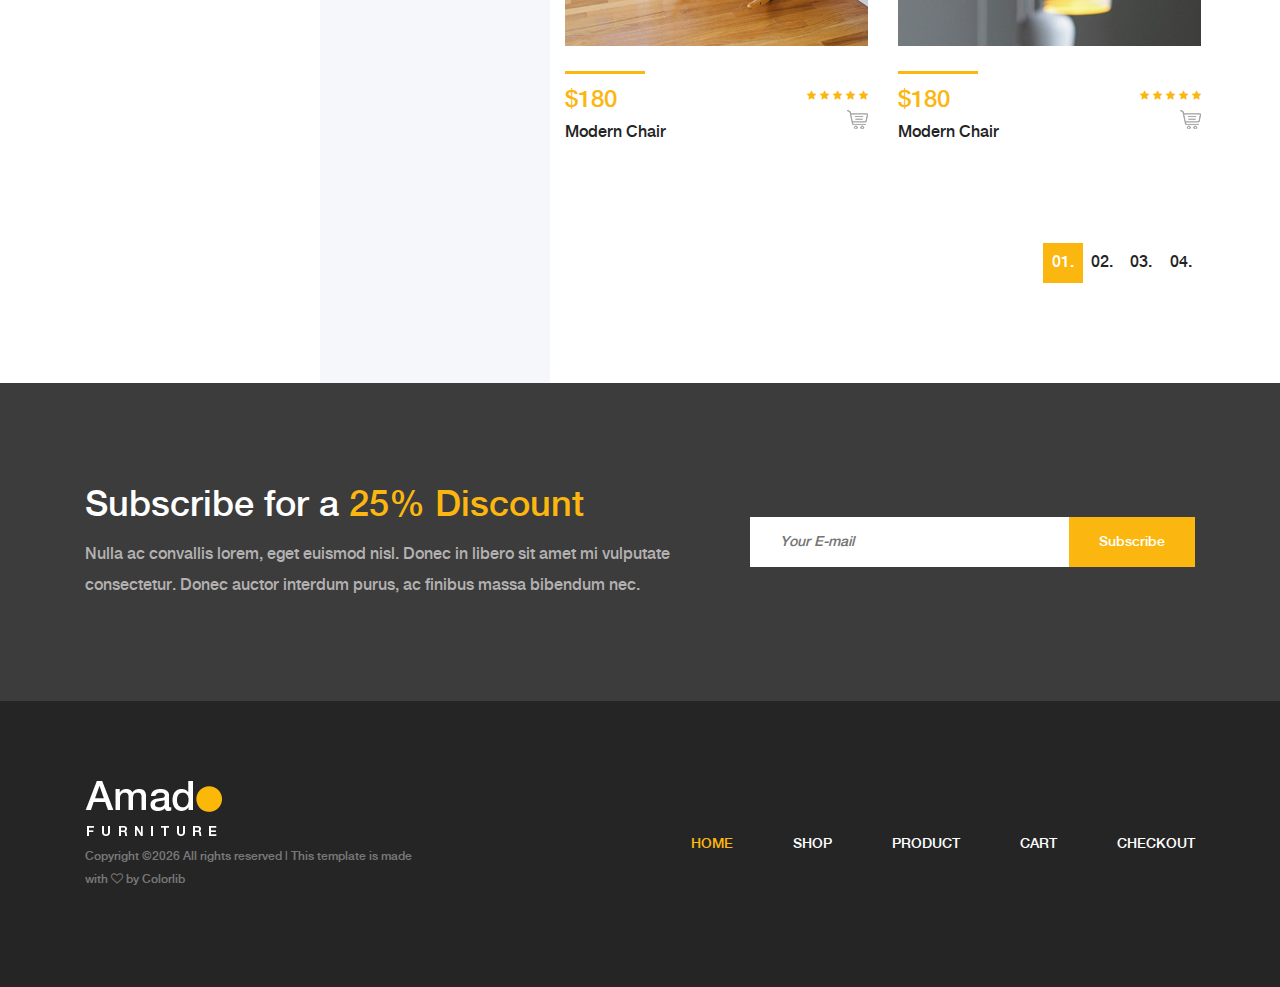
<file: amado/shop.html>
<!DOCTYPE html>
<html lang="en">

<head>
    <meta charset="UTF-8">
    <meta name="description" content="">
    <meta http-equiv="X-UA-Compatible" content="IE=edge">
    <meta name="viewport" content="width=device-width, initial-scale=1, shrink-to-fit=no">
    <!-- The above 4 meta tags *must* come first in the head; any other head content must come *after* these tags -->

    <!-- Title  -->
    <title>Amado - Furniture Ecommerce Template | Shop</title>

    <!-- Favicon  -->
    <link rel="icon" href="img/core-img/favicon.ico">

    <!-- Core Style CSS -->
    <link rel="stylesheet" href="css/core-style.css">
    <link rel="stylesheet" href="style.css">

</head>

<body>
    <!-- Search Wrapper Area Start -->
    <div class="search-wrapper section-padding-100">
        <div class="search-close">
            <i class="fa fa-close" aria-hidden="true"></i>
        </div>
        <div class="container">
            <div class="row">
                <div class="col-12">
                    <div class="search-content">
                        <form action="#" method="get">
                            <input type="search" name="search" id="search" placeholder="Type your keyword...">
                            <button type="submit"><img src="img/core-img/search.png" alt=""></button>
                        </form>
                    </div>
                </div>
            </div>
        </div>
    </div>
    <!-- Search Wrapper Area End -->

    <!-- ##### Main Content Wrapper Start ##### -->
    <div class="main-content-wrapper d-flex clearfix">

        <!-- Mobile Nav (max width 767px)-->
        <div class="mobile-nav">
            <!-- Navbar Brand -->
            <div class="amado-navbar-brand">
                <a href="index.html"><img src="img/core-img/logo.png" alt=""></a>
            </div>
            <!-- Navbar Toggler -->
            <div class="amado-navbar-toggler">
                <span></span><span></span><span></span>
            </div>
        </div>

        <!-- Header Area Start -->
        <header class="header-area clearfix">
            <!-- Close Icon -->
            <div class="nav-close">
                <i class="fa fa-close" aria-hidden="true"></i>
            </div>
            <!-- Logo -->
            <div class="logo">
                <a href="index.html"><img src="img/core-img/logo.png" alt=""></a>
            </div>
            <!-- Amado Nav -->
            <nav class="amado-nav">
                <ul>
                    <li><a href="index.html">Home</a></li>
                    <li class="active"><a href="shop.html">Shop</a></li>
                    <li><a href="product-details.html">Product</a></li>
                    <li><a href="cart.html">Cart</a></li>
                    <li><a href="checkout.html">Checkout</a></li>
                </ul>
            </nav>
            <!-- Button Group -->
            <div class="amado-btn-group mt-30 mb-100">
                <a href="#" class="btn amado-btn mb-15">%Discount%</a>
                <a href="#" class="btn amado-btn active">New this week</a>
            </div>
            <!-- Cart Menu -->
            <div class="cart-fav-search mb-100">
                <a href="cart.html" class="cart-nav"><img src="img/core-img/cart.png" alt=""> Cart <span>(0)</span></a>
                <a href="#" class="fav-nav"><img src="img/core-img/favorites.png" alt=""> Favourite</a>
                <a href="#" class="search-nav"><img src="img/core-img/search.png" alt=""> Search</a>
            </div>
            <!-- Social Button -->
            <div class="social-info d-flex justify-content-between">
                <a href="#"><i class="fa fa-pinterest" aria-hidden="true"></i></a>
                <a href="#"><i class="fa fa-instagram" aria-hidden="true"></i></a>
                <a href="#"><i class="fa fa-facebook" aria-hidden="true"></i></a>
                <a href="#"><i class="fa fa-twitter" aria-hidden="true"></i></a>
            </div>
        </header>
        <!-- Header Area End -->

        <div class="shop_sidebar_area">

            <!-- ##### Single Widget ##### -->
            <div class="widget catagory mb-50">
                <!-- Widget Title -->
                <h6 class="widget-title mb-30">Catagories</h6>

                <!--  Catagories  -->
                <div class="catagories-menu">
                    <ul>
                        <li class="active"><a href="#">Chairs</a></li>
                        <li><a href="#">Beds</a></li>
                        <li><a href="#">Accesories</a></li>
                        <li><a href="#">Furniture</a></li>
                        <li><a href="#">Home Deco</a></li>
                        <li><a href="#">Dressings</a></li>
                        <li><a href="#">Tables</a></li>
                    </ul>
                </div>
            </div>

            <!-- ##### Single Widget ##### -->
            <div class="widget brands mb-50">
                <!-- Widget Title -->
                <h6 class="widget-title mb-30">Brands</h6>

                <div class="widget-desc">
                    <!-- Single Form Check -->
                    <div class="form-check">
                        <input class="form-check-input" type="checkbox" value="" id="amado">
                        <label class="form-check-label" for="amado">Amado</label>
                    </div>
                    <!-- Single Form Check -->
                    <div class="form-check">
                        <input class="form-check-input" type="checkbox" value="" id="ikea">
                        <label class="form-check-label" for="ikea">Ikea</label>
                    </div>
                    <!-- Single Form Check -->
                    <div class="form-check">
                        <input class="form-check-input" type="checkbox" value="" id="furniture">
                        <label class="form-check-label" for="furniture">Furniture Inc</label>
                    </div>
                    <!-- Single Form Check -->
                    <div class="form-check">
                        <input class="form-check-input" type="checkbox" value="" id="factory">
                        <label class="form-check-label" for="factory">The factory</label>
                    </div>
                    <!-- Single Form Check -->
                    <div class="form-check">
                        <input class="form-check-input" type="checkbox" value="" id="artdeco">
                        <label class="form-check-label" for="artdeco">Artdeco</label>
                    </div>
                </div>
            </div>

            <!-- ##### Single Widget ##### -->
            <div class="widget color mb-50">
                <!-- Widget Title -->
                <h6 class="widget-title mb-30">Color</h6>

                <div class="widget-desc">
                    <ul class="d-flex">
                        <li><a href="#" class="color1"></a></li>
                        <li><a href="#" class="color2"></a></li>
                        <li><a href="#" class="color3"></a></li>
                        <li><a href="#" class="color4"></a></li>
                        <li><a href="#" class="color5"></a></li>
                        <li><a href="#" class="color6"></a></li>
                        <li><a href="#" class="color7"></a></li>
                        <li><a href="#" class="color8"></a></li>
                    </ul>
                </div>
            </div>

            <!-- ##### Single Widget ##### -->
            <div class="widget price mb-50">
                <!-- Widget Title -->
                <h6 class="widget-title mb-30">Price</h6>

                <div class="widget-desc">
                    <div class="slider-range">
                        <div data-min="10" data-max="1000" data-unit="$" class="slider-range-price ui-slider ui-slider-horizontal ui-widget ui-widget-content ui-corner-all" data-value-min="10" data-value-max="1000" data-label-result="">
                            <div class="ui-slider-range ui-widget-header ui-corner-all"></div>
                            <span class="ui-slider-handle ui-state-default ui-corner-all" tabindex="0"></span>
                            <span class="ui-slider-handle ui-state-default ui-corner-all" tabindex="0"></span>
                        </div>
                        <div class="range-price">$10 - $1000</div>
                    </div>
                </div>
            </div>
        </div>

        <div class="amado_product_area section-padding-100">
            <div class="container-fluid">

                <div class="row">
                    <div class="col-12">
                        <div class="product-topbar d-xl-flex align-items-end justify-content-between">
                            <!-- Total Products -->
                            <div class="total-products">
                                <p>Showing 1-8 0f 25</p>
                                <div class="view d-flex">
                                    <a href="#"><i class="fa fa-th-large" aria-hidden="true"></i></a>
                                    <a href="#"><i class="fa fa-bars" aria-hidden="true"></i></a>
                                </div>
                            </div>
                            <!-- Sorting -->
                            <div class="product-sorting d-flex">
                                <div class="sort-by-date d-flex align-items-center mr-15">
                                    <p>Sort by</p>
                                    <form action="#" method="get">
                                        <select name="select" id="sortBydate">
                                            <option value="value">Date</option>
                                            <option value="value">Newest</option>
                                            <option value="value">Popular</option>
                                        </select>
                                    </form>
                                </div>
                                <div class="view-product d-flex align-items-center">
                                    <p>View</p>
                                    <form action="#" method="get">
                                        <select name="select" id="viewProduct">
                                            <option value="value">12</option>
                                            <option value="value">24</option>
                                            <option value="value">48</option>
                                            <option value="value">96</option>
                                        </select>
                                    </form>
                                </div>
                            </div>
                        </div>
                    </div>
                </div>

                <div class="row">

                    <!-- Single Product Area -->
                    <div class="col-12 col-sm-6 col-md-12 col-xl-6">
                        <div class="single-product-wrapper">
                            <!-- Product Image -->
                            <div class="product-img">
                                <img src="img/product-img/product1.jpg" alt="">
                                <!-- Hover Thumb -->
                                <img class="hover-img" src="img/product-img/product2.jpg" alt="">
                            </div>

                            <!-- Product Description -->
                            <div class="product-description d-flex align-items-center justify-content-between">
                                <!-- Product Meta Data -->
                                <div class="product-meta-data">
                                    <div class="line"></div>
                                    <p class="product-price">$180</p>
                                    <a href="product-details.html">
                                        <h6>Modern Chair</h6>
                                    </a>
                                </div>
                                <!-- Ratings & Cart -->
                                <div class="ratings-cart text-right">
                                    <div class="ratings">
                                        <i class="fa fa-star" aria-hidden="true"></i>
                                        <i class="fa fa-star" aria-hidden="true"></i>
                                        <i class="fa fa-star" aria-hidden="true"></i>
                                        <i class="fa fa-star" aria-hidden="true"></i>
                                        <i class="fa fa-star" aria-hidden="true"></i>
                                    </div>
                                    <div class="cart">
                                        <a href="cart.html" data-toggle="tooltip" data-placement="left" title="Add to Cart"><img src="img/core-img/cart.png" alt=""></a>
                                    </div>
                                </div>
                            </div>
                        </div>
                    </div>

                    <!-- Single Product Area -->
                    <div class="col-12 col-sm-6 col-md-12 col-xl-6">
                        <div class="single-product-wrapper">
                            <!-- Product Image -->
                            <div class="product-img">
                                <img src="img/product-img/product2.jpg" alt="">
                                <!-- Hover Thumb -->
                                <img class="hover-img" src="img/product-img/product3.jpg" alt="">
                            </div>

                            <!-- Product Description -->
                            <div class="product-description d-flex align-items-center justify-content-between">
                                <!-- Product Meta Data -->
                                <div class="product-meta-data">
                                    <div class="line"></div>
                                    <p class="product-price">$180</p>
                                    <a href="product-details.html">
                                        <h6>Modern Chair</h6>
                                    </a>
                                </div>
                                <!-- Ratings & Cart -->
                                <div class="ratings-cart text-right">
                                    <div class="ratings">
                                        <i class="fa fa-star" aria-hidden="true"></i>
                                        <i class="fa fa-star" aria-hidden="true"></i>
                                        <i class="fa fa-star" aria-hidden="true"></i>
                                        <i class="fa fa-star" aria-hidden="true"></i>
                                        <i class="fa fa-star" aria-hidden="true"></i>
                                    </div>
                                    <div class="cart">
                                        <a href="cart.html" data-toggle="tooltip" data-placement="left" title="Add to Cart"><img src="img/core-img/cart.png" alt=""></a>
                                    </div>
                                </div>
                            </div>
                        </div>
                    </div>

                    <!-- Single Product Area -->
                    <div class="col-12 col-sm-6 col-md-12 col-xl-6">
                        <div class="single-product-wrapper">
                            <!-- Product Image -->
                            <div class="product-img">
                                <img src="img/product-img/product3.jpg" alt="">
                                <!-- Hover Thumb -->
                                <img class="hover-img" src="img/product-img/product4.jpg" alt="">
                            </div>

                            <!-- Product Description -->
                            <div class="product-description d-flex align-items-center justify-content-between">
                                <!-- Product Meta Data -->
                                <div class="product-meta-data">
                                    <div class="line"></div>
                                    <p class="product-price">$180</p>
                                    <a href="product-details.html">
                                        <h6>Modern Chair</h6>
                                    </a>
                                </div>
                                <!-- Ratings & Cart -->
                                <div class="ratings-cart text-right">
                                    <div class="ratings">
                                        <i class="fa fa-star" aria-hidden="true"></i>
                                        <i class="fa fa-star" aria-hidden="true"></i>
                                        <i class="fa fa-star" aria-hidden="true"></i>
                                        <i class="fa fa-star" aria-hidden="true"></i>
                                        <i class="fa fa-star" aria-hidden="true"></i>
                                    </div>
                                    <div class="cart">
                                        <a href="cart.html" data-toggle="tooltip" data-placement="left" title="Add to Cart"><img src="img/core-img/cart.png" alt=""></a>
                                    </div>
                                </div>
                            </div>
                        </div>
                    </div>

                    <!-- Single Product Area -->
                    <div class="col-12 col-sm-6 col-md-12 col-xl-6">
                        <div class="single-product-wrapper">
                            <!-- Product Image -->
                            <div class="product-img">
                                <img src="img/product-img/product4.jpg" alt="">
                                <!-- Hover Thumb -->
                                <img class="hover-img" src="img/product-img/product5.jpg" alt="">
                            </div>

                            <!-- Product Description -->
                            <div class="product-description d-flex align-items-center justify-content-between">
                                <!-- Product Meta Data -->
                                <div class="product-meta-data">
                                    <div class="line"></div>
                                    <p class="product-price">$180</p>
                                    <a href="product-details.html">
                                        <h6>Modern Chair</h6>
                                    </a>
                                </div>
                                <!-- Ratings & Cart -->
                                <div class="ratings-cart text-right">
                                    <div class="ratings">
                                        <i class="fa fa-star" aria-hidden="true"></i>
                                        <i class="fa fa-star" aria-hidden="true"></i>
                                        <i class="fa fa-star" aria-hidden="true"></i>
                                        <i class="fa fa-star" aria-hidden="true"></i>
                                        <i class="fa fa-star" aria-hidden="true"></i>
                                    </div>
                                    <div class="cart">
                                        <a href="cart.html" data-toggle="tooltip" data-placement="left" title="Add to Cart"><img src="img/core-img/cart.png" alt=""></a>
                                    </div>
                                </div>
                            </div>
                        </div>
                    </div>

                    <!-- Single Product Area -->
                    <div class="col-12 col-sm-6 col-md-12 col-xl-6">
                        <div class="single-product-wrapper">
                            <!-- Product Image -->
                            <div class="product-img">
                                <img src="img/product-img/product5.jpg" alt="">
                                <!-- Hover Thumb -->
                                <img class="hover-img" src="img/product-img/product6.jpg" alt="">
                            </div>

                            <!-- Product Description -->
                            <div class="product-description d-flex align-items-center justify-content-between">
                                <!-- Product Meta Data -->
                                <div class="product-meta-data">
                                    <div class="line"></div>
                                    <p class="product-price">$180</p>
                                    <a href="product-details.html">
                                        <h6>Modern Chair</h6>
                                    </a>
                                </div>
                                <!-- Ratings & Cart -->
                                <div class="ratings-cart text-right">
                                    <div class="ratings">
                                        <i class="fa fa-star" aria-hidden="true"></i>
                                        <i class="fa fa-star" aria-hidden="true"></i>
                                        <i class="fa fa-star" aria-hidden="true"></i>
                                        <i class="fa fa-star" aria-hidden="true"></i>
                                        <i class="fa fa-star" aria-hidden="true"></i>
                                    </div>
                                    <div class="cart">
                                        <a href="cart.html" data-toggle="tooltip" data-placement="left" title="Add to Cart"><img src="img/core-img/cart.png" alt=""></a>
                                    </div>
                                </div>
                            </div>
                        </div>
                    </div>

                    <!-- Single Product Area -->
                    <div class="col-12 col-sm-6 col-md-12 col-xl-6">
                        <div class="single-product-wrapper">
                            <!-- Product Image -->
                            <div class="product-img">
                                <img src="img/product-img/product6.jpg" alt="">
                                <!-- Hover Thumb -->
                                <img class="hover-img" src="img/product-img/product1.jpg" alt="">
                            </div>

                            <!-- Product Description -->
                            <div class="product-description d-flex align-items-center justify-content-between">
                                <!-- Product Meta Data -->
                                <div class="product-meta-data">
                                    <div class="line"></div>
                                    <p class="product-price">$180</p>
                                    <a href="product-details.html">
                                        <h6>Modern Chair</h6>
                                    </a>
                                </div>
                                <!-- Ratings & Cart -->
                                <div class="ratings-cart text-right">
                                    <div class="ratings">
                                        <i class="fa fa-star" aria-hidden="true"></i>
                                        <i class="fa fa-star" aria-hidden="true"></i>
                                        <i class="fa fa-star" aria-hidden="true"></i>
                                        <i class="fa fa-star" aria-hidden="true"></i>
                                        <i class="fa fa-star" aria-hidden="true"></i>
                                    </div>
                                    <div class="cart">
                                        <a href="cart.html" data-toggle="tooltip" data-placement="left" title="Add to Cart"><img src="img/core-img/cart.png" alt=""></a>
                                    </div>
                                </div>
                            </div>
                        </div>
                    </div>
                </div>

                <div class="row">
                    <div class="col-12">
                        <!-- Pagination -->
                        <nav aria-label="navigation">
                            <ul class="pagination justify-content-end mt-50">
                                <li class="page-item active"><a class="page-link" href="#">01.</a></li>
                                <li class="page-item"><a class="page-link" href="#">02.</a></li>
                                <li class="page-item"><a class="page-link" href="#">03.</a></li>
                                <li class="page-item"><a class="page-link" href="#">04.</a></li>
                            </ul>
                        </nav>
                    </div>
                </div>
            </div>
        </div>
    </div>
    <!-- ##### Main Content Wrapper End ##### -->

    <!-- ##### Newsletter Area Start ##### -->
    <section class="newsletter-area section-padding-100-0">
        <div class="container">
            <div class="row align-items-center">
                <!-- Newsletter Text -->
                <div class="col-12 col-lg-6 col-xl-7">
                    <div class="newsletter-text mb-100">
                        <h2>Subscribe for a <span>25% Discount</span></h2>
                        <p>Nulla ac convallis lorem, eget euismod nisl. Donec in libero sit amet mi vulputate consectetur. Donec auctor interdum purus, ac finibus massa bibendum nec.</p>
                    </div>
                </div>
                <!-- Newsletter Form -->
                <div class="col-12 col-lg-6 col-xl-5">
                    <div class="newsletter-form mb-100">
                        <form action="#" method="post">
                            <input type="email" name="email" class="nl-email" placeholder="Your E-mail">
                            <input type="submit" value="Subscribe">
                        </form>
                    </div>
                </div>
            </div>
        </div>
    </section>
    <!-- ##### Newsletter Area End ##### -->

    <!-- ##### Footer Area Start ##### -->
    <footer class="footer_area clearfix">
        <div class="container">
            <div class="row align-items-center">
                <!-- Single Widget Area -->
                <div class="col-12 col-lg-4">
                    <div class="single_widget_area">
                        <!-- Logo -->
                        <div class="footer-logo mr-50">
                            <a href="index.html"><img src="img/core-img/logo2.png" alt=""></a>
                        </div>
                        <!-- Copywrite Text -->
                        <p class="copywrite"><!-- Link back to Colorlib can't be removed. Template is licensed under CC BY 3.0. -->
Copyright &copy;<script>document.write(new Date().getFullYear());</script> All rights reserved | This template is made with <i class="fa fa-heart-o" aria-hidden="true"></i> by <a href="https://colorlib.com" target="_blank">Colorlib</a>
<!-- Link back to Colorlib can't be removed. Template is licensed under CC BY 3.0. -->
                    </div>
                </div>
                <!-- Single Widget Area -->
                <div class="col-12 col-lg-8">
                    <div class="single_widget_area">
                        <!-- Footer Menu -->
                        <div class="footer_menu">
                            <nav class="navbar navbar-expand-lg justify-content-end">
                                <button class="navbar-toggler" type="button" data-toggle="collapse" data-target="#footerNavContent" aria-controls="footerNavContent" aria-expanded="false" aria-label="Toggle navigation"><i class="fa fa-bars"></i></button>
                                <div class="collapse navbar-collapse" id="footerNavContent">
                                    <ul class="navbar-nav ml-auto">
                                        <li class="nav-item active">
                                            <a class="nav-link" href="index.html">Home</a>
                                        </li>
                                        <li class="nav-item">
                                            <a class="nav-link" href="shop.html">Shop</a>
                                        </li>
                                        <li class="nav-item">
                                            <a class="nav-link" href="product-details.html">Product</a>
                                        </li>
                                        <li class="nav-item">
                                            <a class="nav-link" href="cart.html">Cart</a>
                                        </li>
                                        <li class="nav-item">
                                            <a class="nav-link" href="checkout.html">Checkout</a>
                                        </li>
                                    </ul>
                                </div>
                            </nav>
                        </div>
                    </div>
                </div>
            </div>
        </div>
    </footer>
    <!-- ##### Footer Area End ##### -->

    <!-- ##### jQuery (Necessary for All JavaScript Plugins) ##### -->
    <script src="js/jquery/jquery-2.2.4.min.js"></script>
    <!-- Popper js -->
    <script src="js/popper.min.js"></script>
    <!-- Bootstrap js -->
    <script src="js/bootstrap.min.js"></script>
    <!-- Plugins js -->
    <script src="js/plugins.js"></script>
    <!-- Active js -->
    <script src="js/active.js"></script>

</body>

</html>
</file>
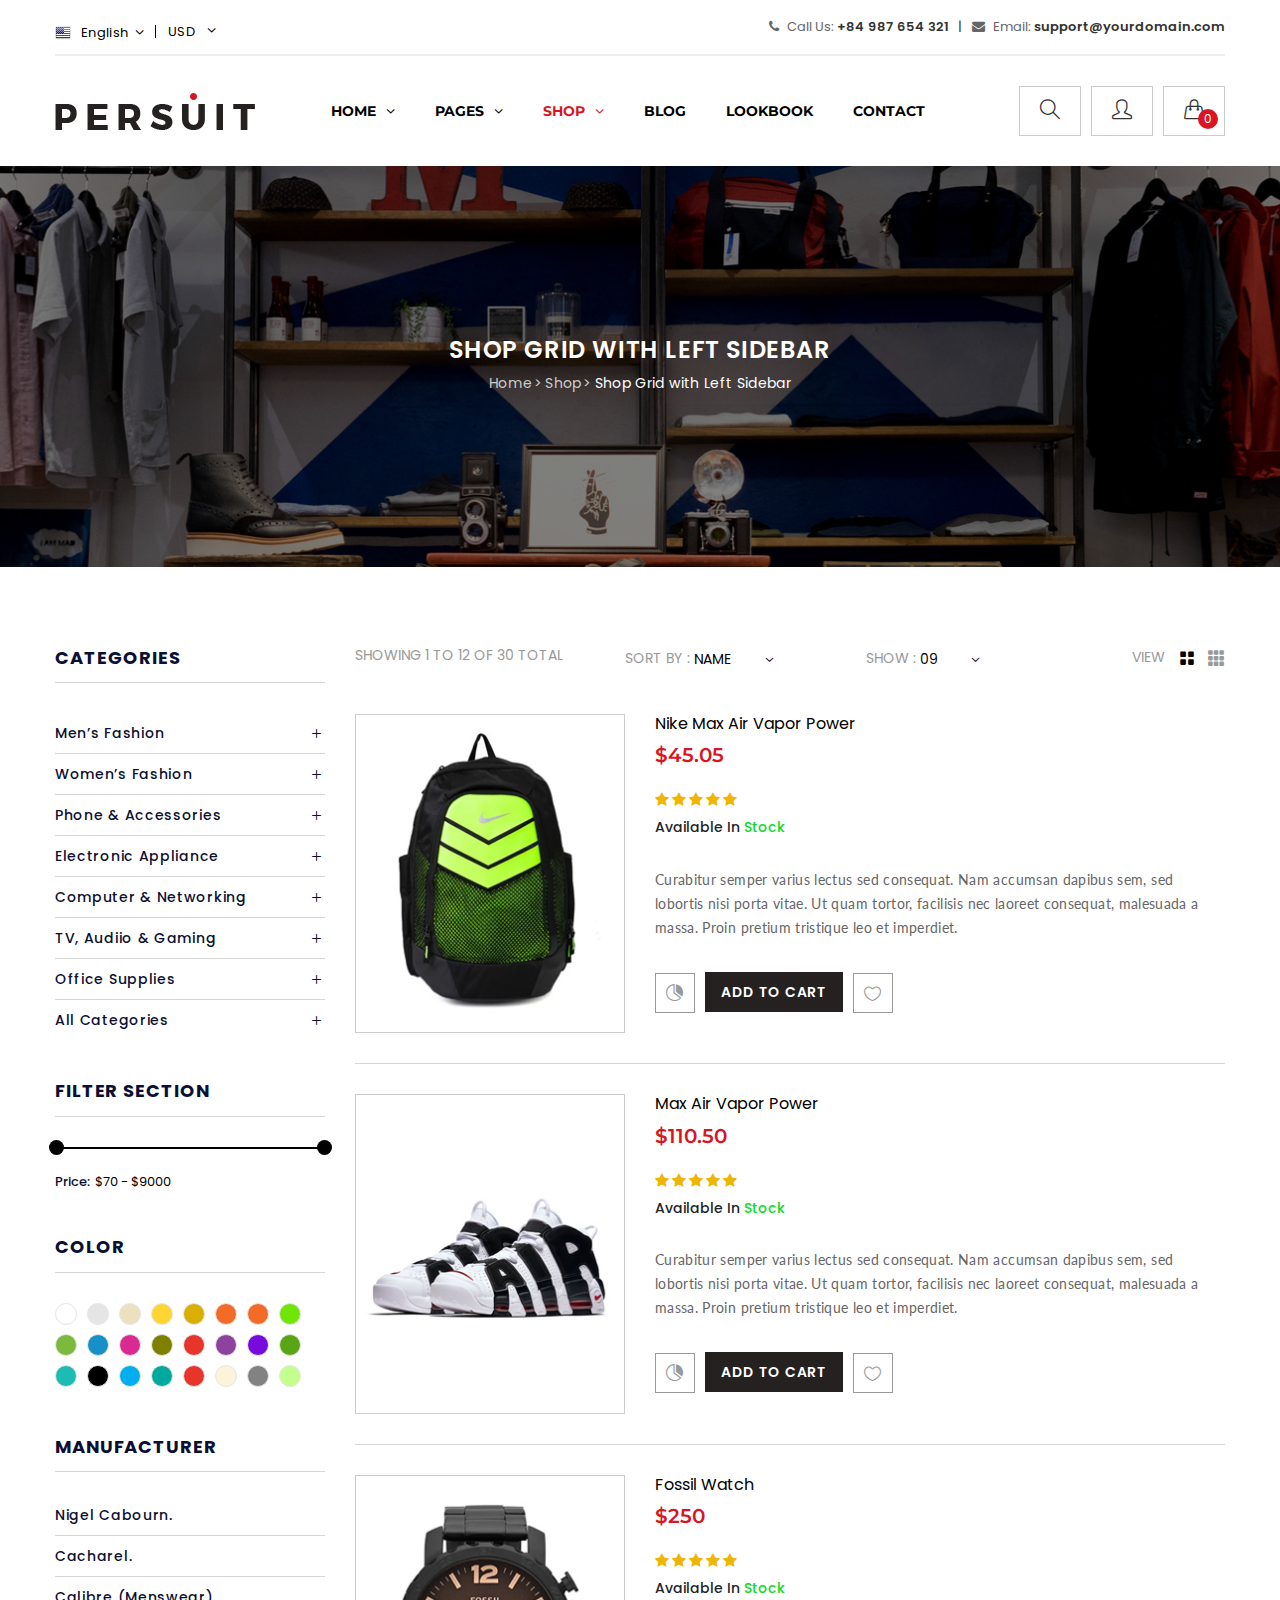
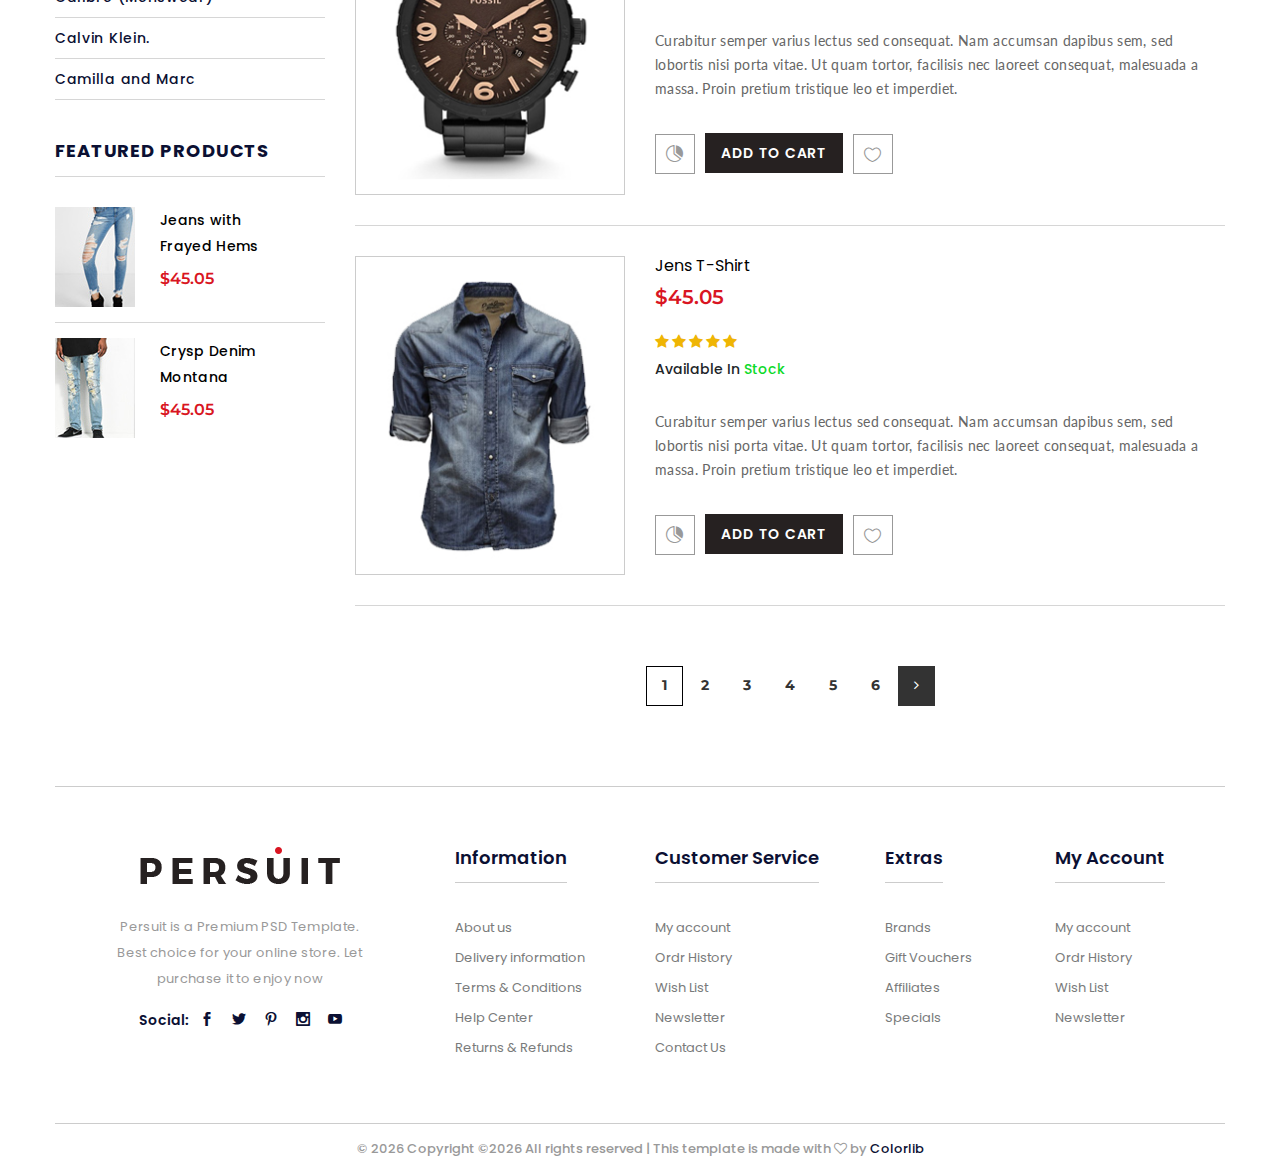
<file: persuit/categories-grid-left-sidebar.html>
<!DOCTYPE html>
<html lang="en">
    <head>
        <meta charset="utf-8">
        <meta http-equiv="X-UA-Compatible" content="IE=edge">
        <meta name="viewport" content="width=device-width, initial-scale=1">
        
        <link rel="icon" href="img/fav-icon.png" type="image/x-icon" />
        <!-- The above 3 meta tags *must* come first in the head; any other head content must come *after* these tags -->
        <title>Persuit</title>

        <!-- Icon css link -->
        <link href="css/font-awesome.min.css" rel="stylesheet">
        <link href="vendors/line-icon/css/simple-line-icons.css" rel="stylesheet">
        <link href="vendors/elegant-icon/style.css" rel="stylesheet">
        <!-- Bootstrap -->
        <link href="css/bootstrap.min.css" rel="stylesheet">
        
        <!-- Rev slider css -->
        <link href="vendors/revolution/css/settings.css" rel="stylesheet">
        <link href="vendors/revolution/css/layers.css" rel="stylesheet">
        <link href="vendors/revolution/css/navigation.css" rel="stylesheet">
        
        <!-- Extra plugin css -->
        <link href="vendors/owl-carousel/owl.carousel.min.css" rel="stylesheet">
        <link href="vendors/bootstrap-selector/css/bootstrap-select.min.css" rel="stylesheet">
        <link href="vendors/jquery-ui/jquery-ui.css" rel="stylesheet">
        
        <link href="css/style.css" rel="stylesheet">
        <link href="css/responsive.css" rel="stylesheet">

        <!-- HTML5 shim and Respond.js for IE8 support of HTML5 elements and media queries -->
        <!-- WARNING: Respond.js doesn't work if you view the page via file:// -->
        <!--[if lt IE 9]>
        <script src="https://oss.maxcdn.com/html5shiv/3.7.3/html5shiv.min.js"></script>
        <script src="https://oss.maxcdn.com/respond/1.4.2/respond.min.js"></script>
        <![endif]-->
    </head>
    <body>
        
        <!--================Menu Area =================-->
        <header class="shop_header_area carousel_menu_area">
            <div class="carousel_top_header row m0">
                <div class="container">
                    <div class="carousel_top_h_inner">
                        <div class="float-md-left">
                            <div class="top_header_left">
                                <div class="selector">
                                    <select class="language_drop" name="countries" id="countries" style="width:300px;">
                                      <option value='yt' data-image="img/icon/flag-1.png" data-imagecss="flag yt" data-title="English">English</option>
                                      <option value='yu' data-image="img/icon/flag-1.png" data-imagecss="flag yu" data-title="Bangladesh">Bangla</option>
                                      <option value='yt' data-image="img/icon/flag-1.png" data-imagecss="flag yt" data-title="English">English</option>
                                      <option value='yu' data-image="img/icon/flag-1.png" data-imagecss="flag yu" data-title="Bangladesh">Bangla</option>
                                    </select>
                                </div>
                                <select class="selectpicker usd_select">
                                    <option>USD</option>
                                    <option>$</option>
                                    <option>$</option>
                                </select>
                            </div>
                        </div>
                        <div class="float-md-right">
                            <div class="top_header_middle">
                                <a href="#"><i class="fa fa-phone"></i> Call Us: <span>+84 987 654 321</span></a>
                                <a href="#"><i class="fa fa-envelope"></i> Email: <span>support@yourdomain.com</span></a>
                            </div>
                        </div>
                    </div>
                </div>
            </div>
            <div class="carousel_menu_inner">
                <div class="container">
                    <nav class="navbar navbar-expand-lg navbar-light bg-light">
                        <a class="navbar-brand" href="#"><img src="img/logo.png" alt=""></a>
                        <button class="navbar-toggler" type="button" data-toggle="collapse" data-target="#navbarSupportedContent" aria-controls="navbarSupportedContent" aria-expanded="false" aria-label="Toggle navigation">
                        <span class="navbar-toggler-icon"></span>

                        </button>

                        <div class="collapse navbar-collapse" id="navbarSupportedContent">
                            <ul class="navbar-nav mr-auto">
                                <li class="nav-item dropdown submenu">
                                    <a class="nav-link dropdown-toggle" href="#" role="button" data-toggle="dropdown" aria-haspopup="true" aria-expanded="false">
                                    Home <i class="fa fa-angle-down" aria-hidden="true"></i>
                                    </a>
                                    <ul class="dropdown-menu">
                                        <li class="nav-item"><a class="nav-link" href="index.html">Home Simple</a></li>
                                        <li class="nav-item"><a class="nav-link" href="home-carousel.html">Home Carousel</a></li>
                                        <li class="nav-item"><a class="nav-link" href="home-fullwidth.html">Home Full Width</a></li>
                                        <li class="nav-item"><a class="nav-link" href="home-parallax.html">Home Parallax</a></li>
                                        <li class="nav-item"><a class="nav-link" href="home-sidebar.html">Home Boxed</a></li>
                                        <li class="nav-item"><a class="nav-link" href="home-fixed-menu.html">Home Fixed</a></li>
                                    </ul>
                                </li>
                                <li class="nav-item dropdown submenu">
                                    <a class="nav-link dropdown-toggle" href="#" role="button" data-toggle="dropdown" aria-haspopup="true" aria-expanded="false">
                                    Pages <i class="fa fa-angle-down" aria-hidden="true"></i>
                                    </a>
                                    <ul class="dropdown-menu">
                                        <li class="nav-item"><a class="nav-link" href="compare.html">Compare</a></li>
                                        <li class="nav-item"><a class="nav-link" href="checkout.html">Checkout Method</a></li>
                                        <li class="nav-item"><a class="nav-link" href="register.html">Checkout Register</a></li>
                                        <li class="nav-item"><a class="nav-link" href="track.html">Track</a></li>
                                        <li class="nav-item"><a class="nav-link" href="login.html">Login</a></li>
                                        <li class="nav-item"><a class="nav-link" href="404.html">404</a></li>
                                    </ul>
                                </li>
                                <li class="nav-item dropdown submenu active">
                                    <a class="nav-link dropdown-toggle" href="#" role="button" data-toggle="dropdown" aria-haspopup="true" aria-expanded="false">
                                    Shop <i class="fa fa-angle-down" aria-hidden="true"></i>
                                    </a>
                                    <ul class="dropdown-menu">
                                        <li class="nav-item"><a class="nav-link" href="categories-no-sidebar-2column.html">Prodcut No Sidebar</a></li>
                                        <li class="nav-item"><a class="nav-link" href="categories-no-sidebar-3column.html">Prodcut Two Column</a></li>
                                        <li class="nav-item"><a class="nav-link" href="categories-no-sidebar-4column.html">Product Grid</a></li>
                                        <li class="nav-item"><a class="nav-link" href="categories-left-sidebar.html">Categories Left Sidebar</a></li>
                                        <li class="nav-item"><a class="nav-link" href="categories-right-sidebar.html">Categories Right Sidebar</a></li>
                                        <li class="nav-item"><a class="nav-link" href="categories-grid-left-sidebar.html">Categories Grid Sidebar</a></li>
                                        <li class="nav-item"><a class="nav-link" href="product-details.html">Prodcut Details 01</a></li>
                                        <li class="nav-item"><a class="nav-link" href="product-details2.html">Prodcut Details 02</a></li>
                                        <li class="nav-item"><a class="nav-link" href="product-details3.html">Prodcut Details 03</a></li>
                                        <li class="nav-item"><a class="nav-link" href="shopping-cart.html">Shopping Cart 01</a></li>
                                        <li class="nav-item"><a class="nav-link" href="shopping-cart2.html">Shopping Cart 02</a></li>
                                        <li class="nav-item"><a class="nav-link" href="empty-cart.html">Empty Cart</a></li>
                                    </ul>
                                </li>
                                <li class="nav-item"><a class="nav-link" href="#">Blog</a></li>
                                <li class="nav-item"><a class="nav-link" href="#">lookbook</a></li>
                                <li class="nav-item"><a class="nav-link" href="contact.html">Contact</a></li>
                            </ul>
                            <ul class="navbar-nav justify-content-end">
                                <li class="search_icon"><a href="#"><i class="icon-magnifier icons"></i></a></li>
                                <li class="user_icon"><a href="#"><i class="icon-user icons"></i></a></li>
                                <li class="cart_cart"><a href="#"><i class="icon-handbag icons"></i></a></li>
                            </ul>
                        </div>
                    </nav>
                </div>
            </div>
        </header>
        <!--================End Menu Area =================-->
        
        <!--================Categories Banner Area =================-->
        <section class="categories_banner_area">
            <div class="container">
                <div class="c_banner_inner">
                    <h3>shop grid with left sidebar</h3>
                    <ul>
                        <li><a href="#">Home</a></li>
                        <li><a href="#">Shop</a></li>
                        <li class="current"><a href="#">Shop Grid with Left Sidebar</a></li>
                    </ul>
                </div>
            </div>
        </section>
        <!--================End Categories Banner Area =================-->
        
        <!--================Categories Product Area =================-->
        <section class="categories_product_main p_80">
            <div class="container">
                <div class="categories_main_inner">
                    <div class="row row_disable">
                        <div class="col-lg-9 float-md-right">
                            <div class="showing_fillter">
                                <div class="row m0">
                                    <div class="first_fillter">
                                        <h4>Showing 1 to 12 of 30 total</h4>
                                    </div>
                                    <div class="secand_fillter">
                                        <h4>SORT BY :</h4>
                                        <select class="selectpicker">
                                            <option>Name</option>
                                            <option>Name 2</option>
                                            <option>Name 3</option>
                                        </select>
                                    </div>
                                    <div class="third_fillter">
                                        <h4>Show : </h4>
                                        <select class="selectpicker">
                                            <option>09</option>
                                            <option>10</option>
                                            <option>10</option>
                                        </select>
                                    </div>
                                    <div class="four_fillter">
                                        <h4>View</h4>
                                        <a class="active" href="#"><i class="icon_grid-2x2"></i></a>
                                        <a href="#"><i class="icon_grid-3x3"></i></a>
                                    </div>
                                </div>
                            </div>
                            <div class="c_product_grid_details">
                                <div class="c_product_item">
                                    <div class="row">
                                        <div class="col-lg-4 col-md-6">
                                            <div class="c_product_img">
                                                <img class="img-fluid" src="img/product/l-product-2.jpg" alt="">
                                            </div>
                                        </div>
                                        <div class="col-lg-8 col-md-6">
                                            <div class="c_product_text">
                                                <h3>Nike Max Air Vapor Power</h3>
                                                <h5>$45.05</h5>
                                                <ul class="product_rating">
                                                    <li><a href="#"><i class="fa fa-star"></i></a></li>
                                                    <li><a href="#"><i class="fa fa-star"></i></a></li>
                                                    <li><a href="#"><i class="fa fa-star"></i></a></li>
                                                    <li><a href="#"><i class="fa fa-star"></i></a></li>
                                                    <li><a href="#"><i class="fa fa-star"></i></a></li>
                                                </ul>
                                                <h6>Available In <span>Stock</span></h6>
                                                <p>Curabitur semper varius lectus sed consequat. Nam accumsan dapibus sem, sed lobortis nisi porta vitae. Ut quam tortor, facilisis nec laoreet consequat, malesuada a massa. Proin pretium tristique leo et imperdiet.</p>
                                                <ul class="c_product_btn">
                                                    <li class="p_icon"><a href="#"><i class="icon_piechart"></i></a></li>
                                                    <li><a class="add_cart_btn" href="#">Add To Cart</a></li>
                                                    <li class="p_icon"><a href="#"><i class="icon_heart_alt"></i></a></li>
                                                </ul>
                                            </div>
                                        </div>
                                    </div>
                                </div>
                                <div class="c_product_item">
                                    <div class="row">
                                        <div class="col-lg-4 col-md-6">
                                            <div class="c_product_img">
                                                <img class="img-fluid" src="img/product/l-product-4.jpg" alt="">
                                            </div>
                                        </div>
                                        <div class="col-lg-8 col-md-6">
                                            <div class="c_product_text">
                                                <h3>Max Air Vapor Power</h3>
                                                <h5>$110.50</h5>
                                                <ul class="product_rating">
                                                    <li><a href="#"><i class="fa fa-star"></i></a></li>
                                                    <li><a href="#"><i class="fa fa-star"></i></a></li>
                                                    <li><a href="#"><i class="fa fa-star"></i></a></li>
                                                    <li><a href="#"><i class="fa fa-star"></i></a></li>
                                                    <li><a href="#"><i class="fa fa-star"></i></a></li>
                                                </ul>
                                                <h6>Available In <span>Stock</span></h6>
                                                <p>Curabitur semper varius lectus sed consequat. Nam accumsan dapibus sem, sed lobortis nisi porta vitae. Ut quam tortor, facilisis nec laoreet consequat, malesuada a massa. Proin pretium tristique leo et imperdiet.</p>
                                                <ul class="c_product_btn">
                                                    <li class="p_icon"><a href="#"><i class="icon_piechart"></i></a></li>
                                                    <li><a class="add_cart_btn" href="#">Add To Cart</a></li>
                                                    <li class="p_icon"><a href="#"><i class="icon_heart_alt"></i></a></li>
                                                </ul>
                                            </div>
                                        </div>
                                    </div>
                                </div>
                                <div class="c_product_item">
                                    <div class="row">
                                        <div class="col-lg-4 col-md-6">
                                            <div class="c_product_img">
                                                <img class="img-fluid" src="img/product/l-product-7.jpg" alt="">
                                            </div>
                                        </div>
                                        <div class="col-lg-8 col-md-6">
                                            <div class="c_product_text">
                                                <h3>Fossil Watch</h3>
                                                <h5>$250</h5>
                                                <ul class="product_rating">
                                                    <li><a href="#"><i class="fa fa-star"></i></a></li>
                                                    <li><a href="#"><i class="fa fa-star"></i></a></li>
                                                    <li><a href="#"><i class="fa fa-star"></i></a></li>
                                                    <li><a href="#"><i class="fa fa-star"></i></a></li>
                                                    <li><a href="#"><i class="fa fa-star"></i></a></li>
                                                </ul>
                                                <h6>Available In <span>Stock</span></h6>
                                                <p>Curabitur semper varius lectus sed consequat. Nam accumsan dapibus sem, sed lobortis nisi porta vitae. Ut quam tortor, facilisis nec laoreet consequat, malesuada a massa. Proin pretium tristique leo et imperdiet.</p>
                                                <ul class="c_product_btn">
                                                    <li class="p_icon"><a href="#"><i class="icon_piechart"></i></a></li>
                                                    <li><a class="add_cart_btn" href="#">Add To Cart</a></li>
                                                    <li class="p_icon"><a href="#"><i class="icon_heart_alt"></i></a></li>
                                                </ul>
                                            </div>
                                        </div>
                                    </div>
                                </div>
                                <div class="c_product_item">
                                    <div class="row">
                                        <div class="col-lg-4 col-md-6">
                                            <div class="c_product_img">
                                                <img class="img-fluid" src="img/product/l-product-8.jpg" alt="">
                                            </div>
                                        </div>
                                        <div class="col-lg-8 col-md-6">
                                            <div class="c_product_text">
                                                <h3>Jens T-Shirt</h3>
                                                <h5>$45.05</h5>
                                                <ul class="product_rating">
                                                    <li><a href="#"><i class="fa fa-star"></i></a></li>
                                                    <li><a href="#"><i class="fa fa-star"></i></a></li>
                                                    <li><a href="#"><i class="fa fa-star"></i></a></li>
                                                    <li><a href="#"><i class="fa fa-star"></i></a></li>
                                                    <li><a href="#"><i class="fa fa-star"></i></a></li>
                                                </ul>
                                                <h6>Available In <span>Stock</span></h6>
                                                <p>Curabitur semper varius lectus sed consequat. Nam accumsan dapibus sem, sed lobortis nisi porta vitae. Ut quam tortor, facilisis nec laoreet consequat, malesuada a massa. Proin pretium tristique leo et imperdiet.</p>
                                                <ul class="c_product_btn">
                                                    <li class="p_icon"><a href="#"><i class="icon_piechart"></i></a></li>
                                                    <li><a class="add_cart_btn" href="#">Add To Cart</a></li>
                                                    <li class="p_icon"><a href="#"><i class="icon_heart_alt"></i></a></li>
                                                </ul>
                                            </div>
                                        </div>
                                    </div>
                                </div>
                                <nav aria-label="Page navigation example" class="pagination_area">
                                  <ul class="pagination">
                                    <li class="page-item"><a class="page-link" href="#">1</a></li>
                                    <li class="page-item"><a class="page-link" href="#">2</a></li>
                                    <li class="page-item"><a class="page-link" href="#">3</a></li>
                                    <li class="page-item"><a class="page-link" href="#">4</a></li>
                                    <li class="page-item"><a class="page-link" href="#">5</a></li>
                                    <li class="page-item"><a class="page-link" href="#">6</a></li>
                                    <li class="page-item next"><a class="page-link" href="#"><i class="fa fa-angle-right" aria-hidden="true"></i></a></li>
                                  </ul>
                                </nav>
                            </div>
                        </div>
                        <div class="col-lg-3 float-md-right">
                            <div class="categories_sidebar">
                                <aside class="l_widgest l_p_categories_widget">
                                    <div class="l_w_title">
                                        <h3>Categories</h3>
                                    </div>
                                    <ul class="navbar-nav">
                                        <li class="nav-item">
                                            <a class="nav-link" href="#">Men’s Fashion
                                                <i class="icon_plus" aria-hidden="true"></i>
                                            <i class="icon_minus-06" aria-hidden="true"></i>
                                            </a>
                                        </li>
                                        <li class="nav-item dropdown">
                                            <a class="nav-link dropdown-toggle" href="#" id="navbarDropdown" role="button" data-toggle="dropdown" aria-haspopup="true" aria-expanded="false">
                                            Women’s Fashion
                                            <i class="icon_plus" aria-hidden="true"></i>
                                            <i class="icon_minus-06" aria-hidden="true"></i>
                                            </a>
                                            <ul class="dropdown-menu" aria-labelledby="navbarDropdown">
                                                <li class="nav-item"><a class="nav-link" href="#">Hoodies & Sweatshirts</a></li>
                                                <li class="nav-item"><a class="nav-link" href="#">Jackets & Coats</a></li>
                                                <li class="nav-item"><a class="nav-link" href="#">Blouses & Shirts</a></li>
                                            </ul>
                                        </li>
                                        <li class="nav-item">
                                            <a class="nav-link" href="#">Phone & Accessories 
                                                <i class="icon_plus" aria-hidden="true"></i>
                                            <i class="icon_minus-06" aria-hidden="true"></i>
                                            </a>
                                        </li>
                                        <li class="nav-item">
                                            <a class="nav-link" href="#">Electronic Appliance
                                                <i class="icon_plus" aria-hidden="true"></i>
                                            <i class="icon_minus-06" aria-hidden="true"></i>
                                            </a>
                                        </li>
                                        <li class="nav-item">
                                            <a class="nav-link disabled" href="#">Computer & Networking
                                                <i class="icon_plus" aria-hidden="true"></i>
                                                <i class="icon_minus-06" aria-hidden="true"></i>
                                            </a>
                                        </li>
                                        <li class="nav-item">
                                            <a class="nav-link disabled" href="#">TV, Audiio & Gaming
                                                <i class="icon_plus" aria-hidden="true"></i>
                                                <i class="icon_minus-06" aria-hidden="true"></i>
                                            </a>
                                        </li>
                                        <li class="nav-item">
                                            <a class="nav-link disabled" href="#">Office Supplies
                                                <i class="icon_plus" aria-hidden="true"></i>
                                                <i class="icon_minus-06" aria-hidden="true"></i>
                                            </a>
                                        </li>
                                        <li class="nav-item">
                                            <a class="nav-link disabled" href="#">All Categories
                                                <i class="icon_plus" aria-hidden="true"></i>
                                                <i class="icon_minus-06" aria-hidden="true"></i>
                                            </a>
                                        </li>
                                    </ul>
                                </aside>
                                <aside class="l_widgest l_fillter_widget">
                                    <div class="l_w_title">
                                        <h3>Filter section</h3>
                                    </div>
                                    <div id="slider-range" class="ui_slider"></div>
                                    <label for="amount">Price:</label>
                                    <input type="text" id="amount" readonly>
                                </aside>
                                <aside class="l_widgest l_color_widget">
                                    <div class="l_w_title">
                                        <h3>Color</h3>
                                    </div>
                                    <ul>
                                        <li><a href="#"></a></li>
                                        <li><a href="#"></a></li>
                                        <li><a href="#"></a></li>
                                        <li><a href="#"></a></li>
                                        <li><a href="#"></a></li>
                                        <li><a href="#"></a></li>
                                        <li><a href="#"></a></li>
                                        <li><a href="#"></a></li>
                                        <li><a href="#"></a></li>
                                        <li><a href="#"></a></li>
                                        <li><a href="#"></a></li>
                                        <li><a href="#"></a></li>
                                        <li><a href="#"></a></li>
                                        <li><a href="#"></a></li>
                                        <li><a href="#"></a></li>
                                        <li><a href="#"></a></li>
                                        <li><a href="#"></a></li>
                                        <li><a href="#"></a></li>
                                        <li><a href="#"></a></li>
                                        <li><a href="#"></a></li>
                                        <li><a href="#"></a></li>
                                        <li><a href="#"></a></li>
                                        <li><a href="#"></a></li>
                                        <li><a href="#"></a></li>
                                    </ul>
                                </aside>
                                <aside class="l_widgest l_menufacture_widget">
                                    <div class="l_w_title">
                                        <h3>Manufacturer</h3>
                                    </div>
                                    <ul>
                                        <li><a href="#">Nigel Cabourn.</a></li>
                                        <li><a href="#">Cacharel.</a></li>
                                        <li><a href="#">Calibre (Menswear)</a></li>
                                        <li><a href="#">Calvin Klein.</a></li>
                                        <li><a href="#">Camilla and Marc</a></li>
                                    </ul>
                                </aside>
                                <aside class="l_widgest l_feature_widget">
                                    <div class="l_w_title">
                                        <h3>Featured Products</h3>
                                    </div>
                                    <div class="media">
                                        <div class="d-flex">
                                            <img src="img/product/featured-product/f-p-5.jpg" alt="">
                                        </div>
                                        <div class="media-body">
                                            <h4>Jeans with <br /> Frayed Hems</h4>
                                            <h5>$45.05</h5>
                                        </div>
                                    </div>
                                    <div class="media">
                                        <div class="d-flex">
                                            <img src="img/product/featured-product/f-p-6.jpg" alt="">
                                        </div>
                                        <div class="media-body">
                                            <h4>Crysp Denim<br />Montana</h4>
                                            <h5>$45.05</h5>
                                        </div>
                                    </div>
                                </aside>
                            </div>
                        </div>
                    </div>
                </div>
            </div>
        </section>
        <!--================End Categories Product Area =================-->
        
        <!--================Footer Area =================-->
        <footer class="footer_area">
            <div class="container">
                <div class="footer_widgets">
                    <div class="row">
                        <div class="col-lg-4 col-md-4 col-6">
                            <aside class="f_widget f_about_widget">
                                <img src="img/logo.png" alt="">
                                <p>Persuit is a Premium PSD Template. Best choice for your online store. Let purchase it to enjoy now</p>
                                <h6>Social:</h6>
                                <ul>
                                    <li><a href="#"><i class="social_facebook"></i></a></li>
                                    <li><a href="#"><i class="social_twitter"></i></a></li>
                                    <li><a href="#"><i class="social_pinterest"></i></a></li>
                                    <li><a href="#"><i class="social_instagram"></i></a></li>
                                    <li><a href="#"><i class="social_youtube"></i></a></li>
                                </ul>
                            </aside>
                        </div>
                        <div class="col-lg-2 col-md-4 col-6">
                            <aside class="f_widget link_widget f_info_widget">
                                <div class="f_w_title">
                                    <h3>Information</h3>
                                </div>
                                <ul>
                                    <li><a href="#">About us</a></li>
                                    <li><a href="#">Delivery information</a></li>
                                    <li><a href="#">Terms & Conditions</a></li>
                                    <li><a href="#">Help Center</a></li>
                                    <li><a href="#">Returns & Refunds</a></li>
                                </ul>
                            </aside>
                        </div>
                        <div class="col-lg-2 col-md-4 col-6">
                            <aside class="f_widget link_widget f_service_widget">
                                <div class="f_w_title">
                                    <h3>Customer Service</h3>
                                </div>
                                <ul>
                                    <li><a href="#">My account</a></li>
                                    <li><a href="#">Ordr History</a></li>
                                    <li><a href="#">Wish List</a></li>
                                    <li><a href="#">Newsletter</a></li>
                                    <li><a href="#">Contact Us</a></li>
                                </ul>
                            </aside>
                        </div>
                        <div class="col-lg-2 col-md-4 col-6">
                            <aside class="f_widget link_widget f_extra_widget">
                                <div class="f_w_title">
                                    <h3>Extras</h3>
                                </div>
                                <ul>
                                    <li><a href="#">Brands</a></li>
                                    <li><a href="#">Gift Vouchers</a></li>
                                    <li><a href="#">Affiliates</a></li>
                                    <li><a href="#">Specials</a></li>
                                </ul>
                            </aside>
                        </div>
                        <div class="col-lg-2 col-md-4 col-6">
                            <aside class="f_widget link_widget f_account_widget">
                                <div class="f_w_title">
                                    <h3>My Account</h3>
                                </div>
                                <ul>
                                    <li><a href="#">My account</a></li>
                                    <li><a href="#">Ordr History</a></li>
                                    <li><a href="#">Wish List</a></li>
                                    <li><a href="#">Newsletter</a></li>
                                </ul>
                            </aside>
                        </div>
                    </div>
                </div>
                <div class="footer_copyright">
                    <h5>© <script>document.write(new Date().getFullYear());</script> <!-- Link back to Colorlib can't be removed. Template is licensed under CC BY 3.0. -->
Copyright &copy;<script>document.write(new Date().getFullYear());</script> All rights reserved | This template is made with <i class="fa fa-heart-o" aria-hidden="true"></i> by <a href="https://colorlib.com" target="_blank">Colorlib</a>
<!-- Link back to Colorlib can't be removed. Template is licensed under CC BY 3.0. -->
</h5>
                </div>
            </div>
        </footer>
        <!--================End Footer Area =================-->
        
        
        
        
        <!-- jQuery (necessary for Bootstrap's JavaScript plugins) -->
        <script src="js/jquery-3.2.1.min.js"></script>
        <!-- Include all compiled plugins (below), or include individual files as needed -->
        <script src="js/popper.min.js"></script>
        <script src="js/bootstrap.min.js"></script>
        <!-- Rev slider js -->
        <script src="vendors/revolution/js/jquery.themepunch.tools.min.js"></script>
        <script src="vendors/revolution/js/jquery.themepunch.revolution.min.js"></script>
        <script src="vendors/revolution/js/extensions/revolution.extension.actions.min.js"></script>
        <script src="vendors/revolution/js/extensions/revolution.extension.video.min.js"></script>
        <script src="vendors/revolution/js/extensions/revolution.extension.slideanims.min.js"></script>
        <script src="vendors/revolution/js/extensions/revolution.extension.layeranimation.min.js"></script>
        <script src="vendors/revolution/js/extensions/revolution.extension.navigation.min.js"></script>
        <script src="vendors/revolution/js/extensions/revolution.extension.slideanims.min.js"></script>
        <!-- Extra plugin css -->
        <script src="vendors/counterup/jquery.waypoints.min.js"></script>
        <script src="vendors/counterup/jquery.counterup.min.js"></script>
        <script src="vendors/owl-carousel/owl.carousel.min.js"></script>
        <script src="vendors/bootstrap-selector/js/bootstrap-select.min.js"></script>
        <script src="vendors/image-dropdown/jquery.dd.min.js"></script>
        <script src="js/smoothscroll.js"></script>
        <script src="vendors/isotope/imagesloaded.pkgd.min.js"></script>
        <script src="vendors/isotope/isotope.pkgd.min.js"></script>
        <script src="vendors/magnify-popup/jquery.magnific-popup.min.js"></script>
        <script src="vendors/vertical-slider/js/jQuery.verticalCarousel.js"></script>
        <script src="vendors/jquery-ui/jquery-ui.js"></script>
        
        <script src="js/theme.js"></script>
    </body>
</html>
</file>
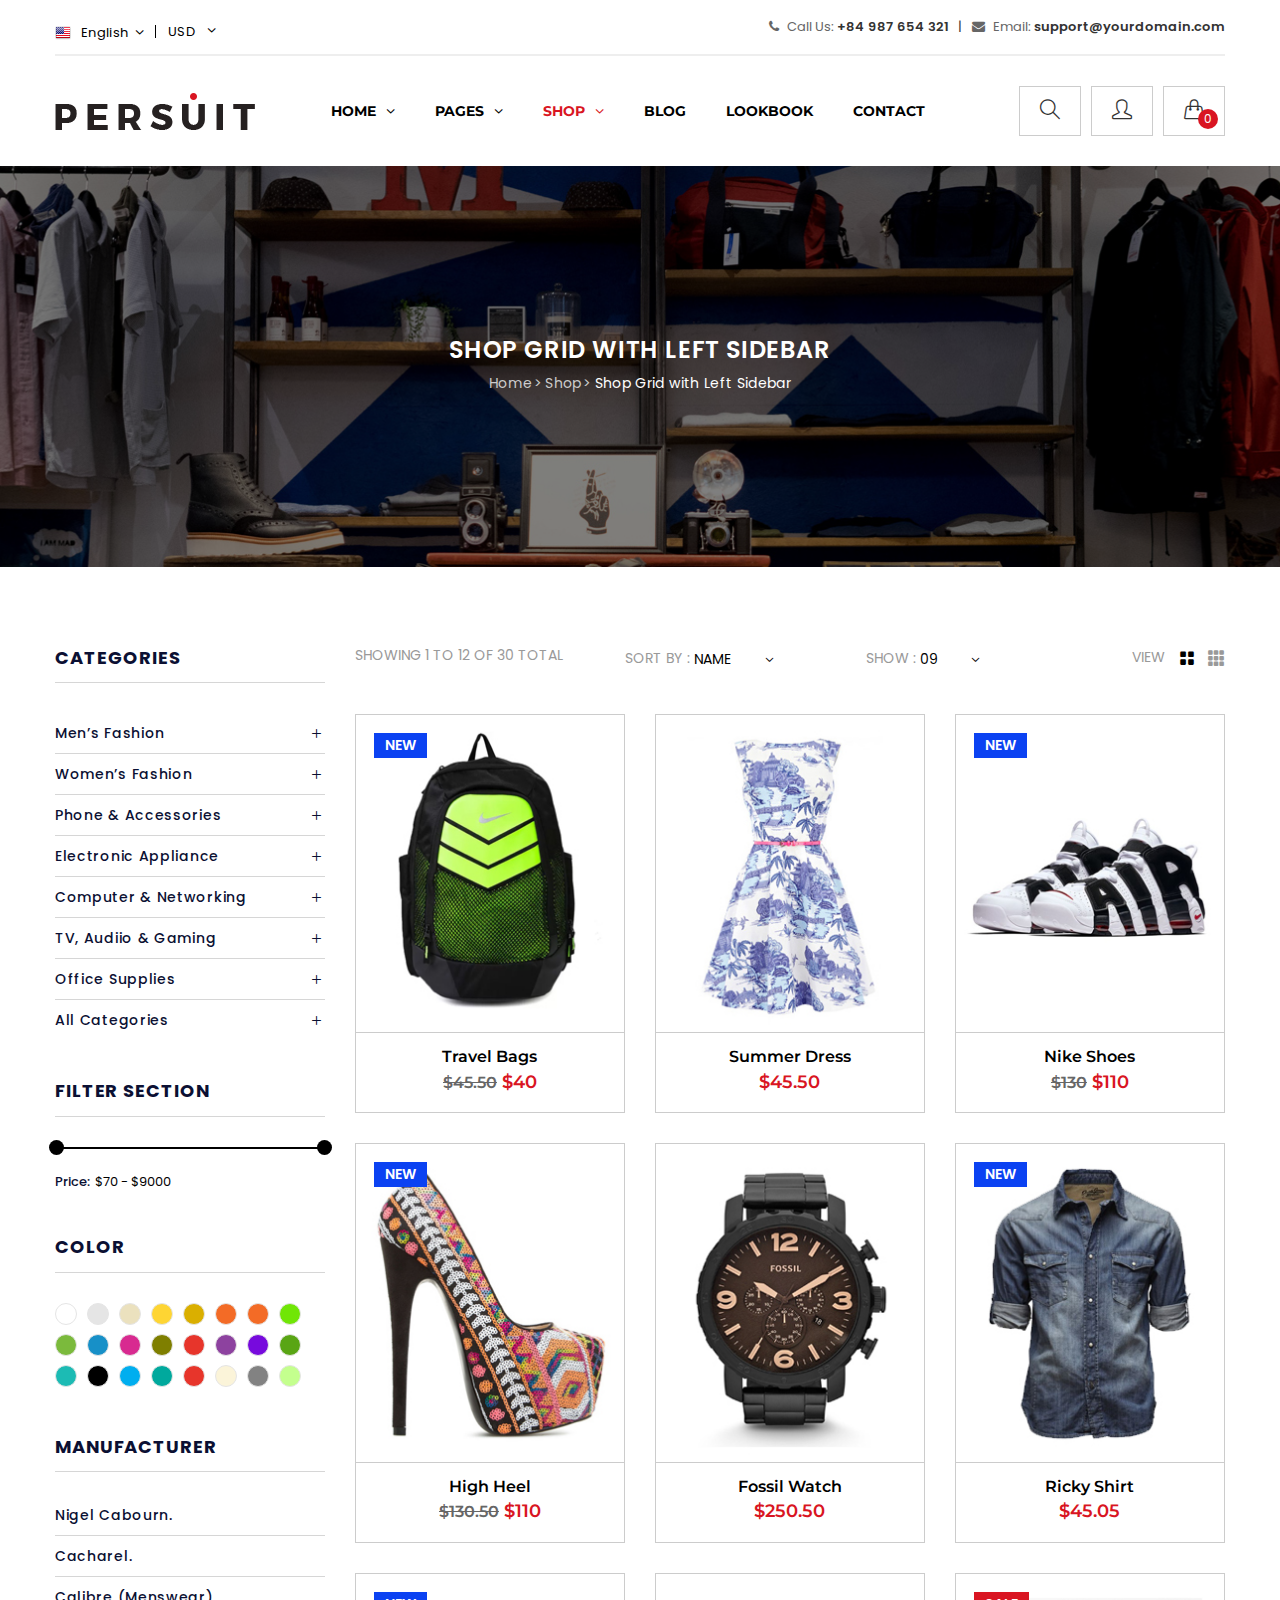
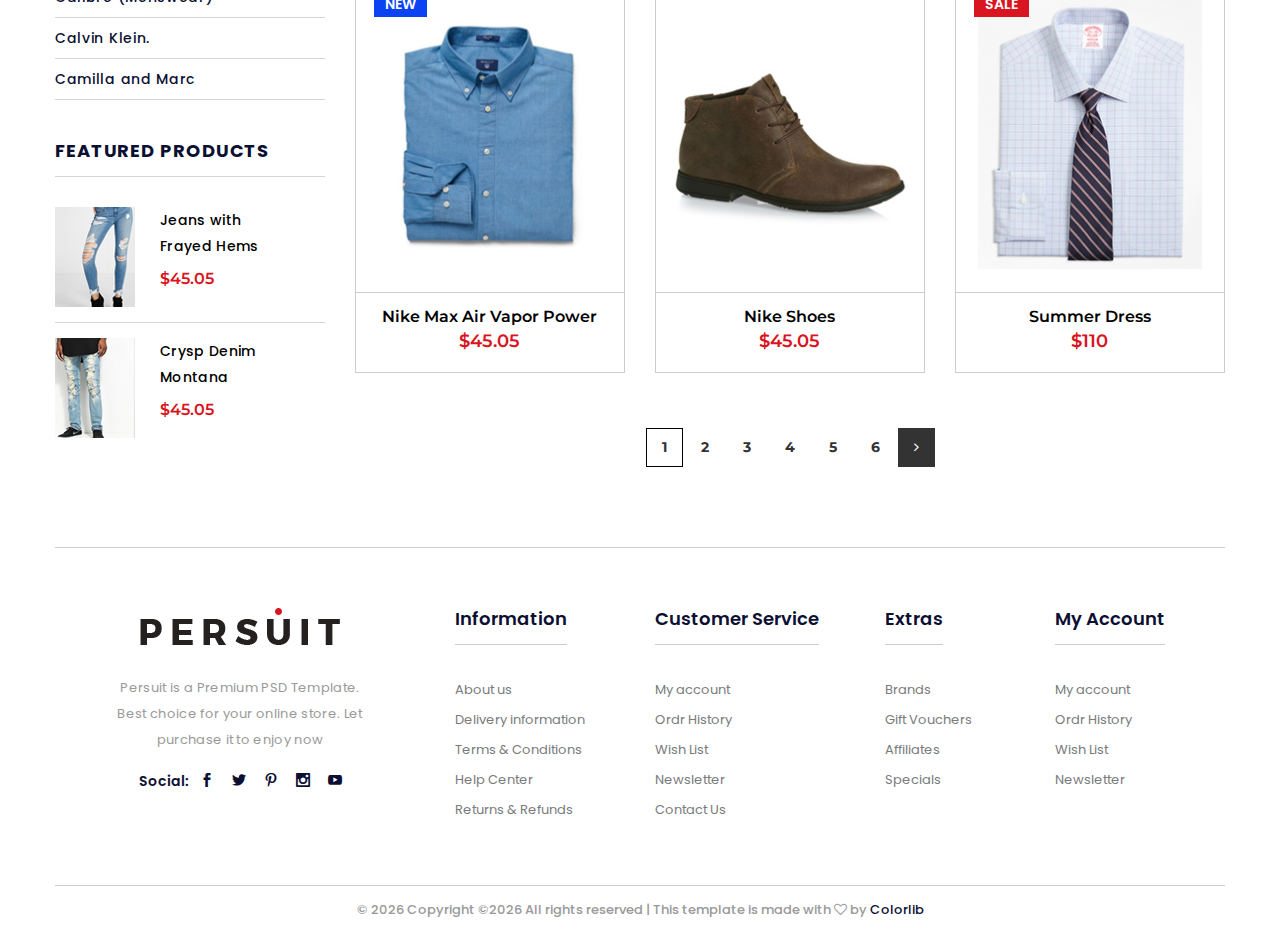
<file: persuit/categories-left-sidebar.html>
<!DOCTYPE html>
<html lang="en">
    <head>
        <meta charset="utf-8">
        <meta http-equiv="X-UA-Compatible" content="IE=edge">
        <meta name="viewport" content="width=device-width, initial-scale=1">
        
        <link rel="icon" href="img/fav-icon.png" type="image/x-icon" />
        <!-- The above 3 meta tags *must* come first in the head; any other head content must come *after* these tags -->
        <title>Persuit</title>

        <!-- Icon css link -->
        <link href="css/font-awesome.min.css" rel="stylesheet">
        <link href="vendors/line-icon/css/simple-line-icons.css" rel="stylesheet">
        <link href="vendors/elegant-icon/style.css" rel="stylesheet">
        <!-- Bootstrap -->
        <link href="css/bootstrap.min.css" rel="stylesheet">
        
        <!-- Rev slider css -->
        <link href="vendors/revolution/css/settings.css" rel="stylesheet">
        <link href="vendors/revolution/css/layers.css" rel="stylesheet">
        <link href="vendors/revolution/css/navigation.css" rel="stylesheet">
        
        <!-- Extra plugin css -->
        <link href="vendors/owl-carousel/owl.carousel.min.css" rel="stylesheet">
        <link href="vendors/bootstrap-selector/css/bootstrap-select.min.css" rel="stylesheet">
        <link href="vendors/jquery-ui/jquery-ui.css" rel="stylesheet">
        
        <link href="css/style.css" rel="stylesheet">
        <link href="css/responsive.css" rel="stylesheet">

        <!-- HTML5 shim and Respond.js for IE8 support of HTML5 elements and media queries -->
        <!-- WARNING: Respond.js doesn't work if you view the page via file:// -->
        <!--[if lt IE 9]>
        <script src="https://oss.maxcdn.com/html5shiv/3.7.3/html5shiv.min.js"></script>
        <script src="https://oss.maxcdn.com/respond/1.4.2/respond.min.js"></script>
        <![endif]-->
    </head>
    <body>
        
        <!--================Menu Area =================-->
        <header class="shop_header_area carousel_menu_area">
            <div class="carousel_top_header row m0">
                <div class="container">
                    <div class="carousel_top_h_inner">
                        <div class="float-md-left">
                            <div class="top_header_left">
                                <div class="selector">
                                    <select class="language_drop" name="countries" id="countries" style="width:300px;">
                                      <option value='yt' data-image="img/icon/flag-1.png" data-imagecss="flag yt" data-title="English">English</option>
                                      <option value='yu' data-image="img/icon/flag-1.png" data-imagecss="flag yu" data-title="Bangladesh">Bangla</option>
                                      <option value='yt' data-image="img/icon/flag-1.png" data-imagecss="flag yt" data-title="English">English</option>
                                      <option value='yu' data-image="img/icon/flag-1.png" data-imagecss="flag yu" data-title="Bangladesh">Bangla</option>
                                    </select>
                                </div>
                                <select class="selectpicker usd_select">
                                    <option>USD</option>
                                    <option>$</option>
                                    <option>$</option>
                                </select>
                            </div>
                        </div>
                        <div class="float-md-right">
                            <div class="top_header_middle">
                                <a href="#"><i class="fa fa-phone"></i> Call Us: <span>+84 987 654 321</span></a>
                                <a href="#"><i class="fa fa-envelope"></i> Email: <span>support@yourdomain.com</span></a>
                            </div>
                        </div>
                    </div>
                </div>
            </div>
            <div class="carousel_menu_inner">
                <div class="container">
                    <nav class="navbar navbar-expand-lg navbar-light bg-light">
                        <a class="navbar-brand" href="#"><img src="img/logo.png" alt=""></a>
                        <button class="navbar-toggler" type="button" data-toggle="collapse" data-target="#navbarSupportedContent" aria-controls="navbarSupportedContent" aria-expanded="false" aria-label="Toggle navigation">
                        <span class="navbar-toggler-icon"></span>

                        </button>

                        <div class="collapse navbar-collapse" id="navbarSupportedContent">
                            <ul class="navbar-nav mr-auto">
                                <li class="nav-item dropdown submenu">
                                    <a class="nav-link dropdown-toggle" href="#" role="button" data-toggle="dropdown" aria-haspopup="true" aria-expanded="false">
                                    Home <i class="fa fa-angle-down" aria-hidden="true"></i>
                                    </a>
                                    <ul class="dropdown-menu">
                                        <li class="nav-item"><a class="nav-link" href="index.html">Home Simple</a></li>
                                        <li class="nav-item"><a class="nav-link" href="home-carousel.html">Home Carousel</a></li>
                                        <li class="nav-item"><a class="nav-link" href="home-fullwidth.html">Home Full Width</a></li>
                                        <li class="nav-item"><a class="nav-link" href="home-parallax.html">Home Parallax</a></li>
                                        <li class="nav-item"><a class="nav-link" href="home-sidebar.html">Home Boxed</a></li>
                                        <li class="nav-item"><a class="nav-link" href="home-fixed-menu.html">Home Fixed</a></li>
                                    </ul>
                                </li>
                                <li class="nav-item dropdown submenu">
                                    <a class="nav-link dropdown-toggle" href="#" role="button" data-toggle="dropdown" aria-haspopup="true" aria-expanded="false">
                                    Pages <i class="fa fa-angle-down" aria-hidden="true"></i>
                                    </a>
                                    <ul class="dropdown-menu">
                                        <li class="nav-item"><a class="nav-link" href="compare.html">Compare</a></li>
                                        <li class="nav-item"><a class="nav-link" href="checkout.html">Checkout Method</a></li>
                                        <li class="nav-item"><a class="nav-link" href="register.html">Checkout Register</a></li>
                                        <li class="nav-item"><a class="nav-link" href="track.html">Track</a></li>
                                        <li class="nav-item"><a class="nav-link" href="login.html">Login</a></li>
                                        <li class="nav-item"><a class="nav-link" href="404.html">404</a></li>
                                    </ul>
                                </li>
                                <li class="nav-item dropdown submenu active">
                                    <a class="nav-link dropdown-toggle" href="#" role="button" data-toggle="dropdown" aria-haspopup="true" aria-expanded="false">
                                    Shop <i class="fa fa-angle-down" aria-hidden="true"></i>
                                    </a>
                                    <ul class="dropdown-menu">
                                        <li class="nav-item"><a class="nav-link" href="categories-no-sidebar-2column.html">Prodcut No Sidebar</a></li>
                                        <li class="nav-item"><a class="nav-link" href="categories-no-sidebar-3column.html">Prodcut Two Column</a></li>
                                        <li class="nav-item"><a class="nav-link" href="categories-no-sidebar-4column.html">Product Grid</a></li>
                                        <li class="nav-item"><a class="nav-link" href="categories-left-sidebar.html">Categories Left Sidebar</a></li>
                                        <li class="nav-item"><a class="nav-link" href="categories-right-sidebar.html">Categories Right Sidebar</a></li>
                                        <li class="nav-item"><a class="nav-link" href="categories-grid-left-sidebar.html">Categories Grid Sidebar</a></li>
                                        <li class="nav-item"><a class="nav-link" href="product-details.html">Prodcut Details 01</a></li>
                                        <li class="nav-item"><a class="nav-link" href="product-details2.html">Prodcut Details 02</a></li>
                                        <li class="nav-item"><a class="nav-link" href="product-details3.html">Prodcut Details 03</a></li>
                                        <li class="nav-item"><a class="nav-link" href="shopping-cart.html">Shopping Cart 01</a></li>
                                        <li class="nav-item"><a class="nav-link" href="shopping-cart2.html">Shopping Cart 02</a></li>
                                        <li class="nav-item"><a class="nav-link" href="empty-cart.html">Empty Cart</a></li>
                                    </ul>
                                </li>
                                <li class="nav-item"><a class="nav-link" href="#">Blog</a></li>
                                <li class="nav-item"><a class="nav-link" href="#">lookbook</a></li>
                                <li class="nav-item"><a class="nav-link" href="contact.html">Contact</a></li>
                            </ul>
                            <ul class="navbar-nav justify-content-end">
                                <li class="search_icon"><a href="#"><i class="icon-magnifier icons"></i></a></li>
                                <li class="user_icon"><a href="#"><i class="icon-user icons"></i></a></li>
                                <li class="cart_cart"><a href="#"><i class="icon-handbag icons"></i></a></li>
                            </ul>
                        </div>
                    </nav>
                </div>
            </div>
        </header>
        <!--================End Menu Area =================-->
        
        <!--================Categories Banner Area =================-->
        <section class="categories_banner_area">
            <div class="container">
                <div class="c_banner_inner">
                    <h3>shop grid with left sidebar</h3>
                    <ul>
                        <li><a href="#">Home</a></li>
                        <li><a href="#">Shop</a></li>
                        <li class="current"><a href="#">Shop Grid with Left Sidebar</a></li>
                    </ul>
                </div>
            </div>
        </section>
        <!--================End Categories Banner Area =================-->
        
        <!--================Categories Product Area =================-->
        <section class="categories_product_main p_80">
            <div class="container">
                <div class="categories_main_inner">
                    <div class="row row_disable">
                        <div class="col-lg-9 float-md-right">
                            <div class="showing_fillter">
                                <div class="row m0">
                                    <div class="first_fillter">
                                        <h4>Showing 1 to 12 of 30 total</h4>
                                    </div>
                                    <div class="secand_fillter">
                                        <h4>SORT BY :</h4>
                                        <select class="selectpicker">
                                            <option>Name</option>
                                            <option>Name 2</option>
                                            <option>Name 3</option>
                                        </select>
                                    </div>
                                    <div class="third_fillter">
                                        <h4>Show : </h4>
                                        <select class="selectpicker">
                                            <option>09</option>
                                            <option>10</option>
                                            <option>10</option>
                                        </select>
                                    </div>
                                    <div class="four_fillter">
                                        <h4>View</h4>
                                        <a class="active" href="#"><i class="icon_grid-2x2"></i></a>
                                        <a href="#"><i class="icon_grid-3x3"></i></a>
                                    </div>
                                </div>
                            </div>
                            <div class="categories_product_area">
                                <div class="row">
                                    <div class="col-lg-4 col-sm-6">
                                        <div class="l_product_item">
                                            <div class="l_p_img">
                                                <img src="img/product/c-product-1.jpg" alt="">
                                                <h5 class="new">New</h5>
                                            </div>
                                            <div class="l_p_text">
                                               <ul>
                                                    <li class="p_icon"><a href="#"><i class="icon_piechart"></i></a></li>
                                                    <li><a class="add_cart_btn" href="#">Add To Cart</a></li>
                                                    <li class="p_icon"><a href="#"><i class="icon_heart_alt"></i></a></li>
                                                </ul>
                                                <h4>Travel Bags</h4>
                                                <h5><del>$45.50</del>  $40</h5>
                                            </div>
                                        </div>
                                    </div>
                                    <div class="col-lg-4 col-sm-6">
                                        <div class="l_product_item">
                                            <div class="l_p_img">
                                                <img src="img/product/c-product-2.jpg" alt="">
                                            </div>
                                            <div class="l_p_text">
                                               <ul>
                                                    <li class="p_icon"><a href="#"><i class="icon_piechart"></i></a></li>
                                                    <li><a class="add_cart_btn" href="#">Add To Cart</a></li>
                                                    <li class="p_icon"><a href="#"><i class="icon_heart_alt"></i></a></li>
                                                </ul>
                                                <h4>Summer Dress</h4>
                                                <h5>$45.50</h5>
                                            </div>
                                        </div>
                                    </div>
                                    <div class="col-lg-4 col-sm-6">
                                        <div class="l_product_item">
                                            <div class="l_p_img">
                                                <img src="img/product/c-product-3.jpg" alt="">
                                                <h5 class="new">New</h5>
                                            </div>
                                            <div class="l_p_text">
                                               <ul>
                                                    <li class="p_icon"><a href="#"><i class="icon_piechart"></i></a></li>
                                                    <li><a class="add_cart_btn" href="#">Add To Cart</a></li>
                                                    <li class="p_icon"><a href="#"><i class="icon_heart_alt"></i></a></li>
                                                </ul>
                                                <h4>Nike Shoes</h4>
                                                <h5><del>$130</del> $110</h5>
                                            </div>
                                        </div>
                                    </div>
                                    <div class="col-lg-4 col-sm-6">
                                        <div class="l_product_item">
                                            <div class="l_p_img">
                                                <img src="img/product/c-product-4.jpg" alt="">
                                                <h5 class="new">New</h5>
                                            </div>
                                            <div class="l_p_text">
                                               <ul>
                                                    <li class="p_icon"><a href="#"><i class="icon_piechart"></i></a></li>
                                                    <li><a class="add_cart_btn" href="#">Add To Cart</a></li>
                                                    <li class="p_icon"><a href="#"><i class="icon_heart_alt"></i></a></li>
                                                </ul>
                                                <h4>High Heel</h4>
                                                <h5><del>$130.50</del>  $110</h5>
                                            </div>
                                        </div>
                                    </div>
                                    <div class="col-lg-4 col-sm-6">
                                        <div class="l_product_item">
                                            <div class="l_p_img">
                                                <img src="img/product/c-product-5.jpg" alt="">
                                            </div>
                                            <div class="l_p_text">
                                               <ul>
                                                    <li class="p_icon"><a href="#"><i class="icon_piechart"></i></a></li>
                                                    <li><a class="add_cart_btn" href="#">Add To Cart</a></li>
                                                    <li class="p_icon"><a href="#"><i class="icon_heart_alt"></i></a></li>
                                                </ul>
                                                <h4>Fossil Watch</h4>
                                                <h5>$250.50</h5>
                                            </div>
                                        </div>
                                    </div>
                                    <div class="col-lg-4 col-sm-6">
                                        <div class="l_product_item">
                                            <div class="l_p_img">
                                                <img src="img/product/c-product-6.jpg" alt="">
                                                <h5 class="new">New</h5>
                                            </div>
                                            <div class="l_p_text">
                                               <ul>
                                                    <li class="p_icon"><a href="#"><i class="icon_piechart"></i></a></li>
                                                    <li><a class="add_cart_btn" href="#">Add To Cart</a></li>
                                                    <li class="p_icon"><a href="#"><i class="icon_heart_alt"></i></a></li>
                                                </ul>
                                                <h4>Ricky Shirt</h4>
                                                <h5>$45.05</h5>
                                            </div>
                                        </div>
                                    </div>
                                    <div class="col-lg-4 col-sm-6">
                                        <div class="l_product_item">
                                            <div class="l_p_img">
                                                <img src="img/product/c-product-7.jpg" alt="">
                                                <h5 class="new">New</h5>
                                            </div>
                                            <div class="l_p_text">
                                               <ul>
                                                    <li class="p_icon"><a href="#"><i class="icon_piechart"></i></a></li>
                                                    <li><a class="add_cart_btn" href="#">Add To Cart</a></li>
                                                    <li class="p_icon"><a href="#"><i class="icon_heart_alt"></i></a></li>
                                                </ul>
                                                <h4>Nike Max Air Vapor Power</h4>
                                                <h5>$45.05</h5>
                                            </div>
                                        </div>
                                    </div>
                                    <div class="col-lg-4 col-sm-6">
                                        <div class="l_product_item">
                                            <div class="l_p_img">
                                                <img src="img/product/c-product-8.jpg" alt="">
                                            </div>
                                            <div class="l_p_text">
                                               <ul>
                                                    <li class="p_icon"><a href="#"><i class="icon_piechart"></i></a></li>
                                                    <li><a class="add_cart_btn" href="#">Add To Cart</a></li>
                                                    <li class="p_icon"><a href="#"><i class="icon_heart_alt"></i></a></li>
                                                </ul>
                                                <h4>Nike Shoes</h4>
                                                <h5>$45.05</h5>
                                            </div>
                                        </div>
                                    </div>
                                    <div class="col-lg-4 col-sm-6">
                                        <div class="l_product_item">
                                            <div class="l_p_img">
                                                <img src="img/product/c-product-9.jpg" alt="">
                                                <h5 class="sale">Sale</h5>
                                            </div>
                                            <div class="l_p_text">
                                               <ul>
                                                    <li class="p_icon"><a href="#"><i class="icon_piechart"></i></a></li>
                                                    <li><a class="add_cart_btn" href="#">Add To Cart</a></li>
                                                    <li class="p_icon"><a href="#"><i class="icon_heart_alt"></i></a></li>
                                                </ul>
                                                
                                                <h4>Summer Dress</h4>
                                                <h5>$110</h5>
                                            </div>
                                        </div>
                                    </div>
                                </div>
                                <nav aria-label="Page navigation example" class="pagination_area">
                                  <ul class="pagination">
                                    <li class="page-item"><a class="page-link" href="#">1</a></li>
                                    <li class="page-item"><a class="page-link" href="#">2</a></li>
                                    <li class="page-item"><a class="page-link" href="#">3</a></li>
                                    <li class="page-item"><a class="page-link" href="#">4</a></li>
                                    <li class="page-item"><a class="page-link" href="#">5</a></li>
                                    <li class="page-item"><a class="page-link" href="#">6</a></li>
                                    <li class="page-item next"><a class="page-link" href="#"><i class="fa fa-angle-right" aria-hidden="true"></i></a></li>
                                  </ul>
                                </nav>
                            </div>
                        </div>
                        <div class="col-lg-3 float-md-right">
                            <div class="categories_sidebar">
                                <aside class="l_widgest l_p_categories_widget">
                                    <div class="l_w_title">
                                        <h3>Categories</h3>
                                    </div>
                                    <ul class="navbar-nav">
                                        <li class="nav-item">
                                            <a class="nav-link" href="#">Men’s Fashion
                                                <i class="icon_plus" aria-hidden="true"></i>
                                            <i class="icon_minus-06" aria-hidden="true"></i>
                                            </a>
                                        </li>
                                        <li class="nav-item dropdown">
                                            <a class="nav-link dropdown-toggle" href="#" id="navbarDropdown" role="button" data-toggle="dropdown" aria-haspopup="true" aria-expanded="false">
                                            Women’s Fashion
                                            <i class="icon_plus" aria-hidden="true"></i>
                                            <i class="icon_minus-06" aria-hidden="true"></i>
                                            </a>
                                            <ul class="dropdown-menu" aria-labelledby="navbarDropdown">
                                                <li class="nav-item"><a class="nav-link" href="#">Hoodies & Sweatshirts</a></li>
                                                <li class="nav-item"><a class="nav-link" href="#">Jackets & Coats</a></li>
                                                <li class="nav-item"><a class="nav-link" href="#">Blouses & Shirts</a></li>
                                            </ul>
                                        </li>
                                        <li class="nav-item">
                                            <a class="nav-link" href="#">Phone & Accessories 
                                                <i class="icon_plus" aria-hidden="true"></i>
                                            <i class="icon_minus-06" aria-hidden="true"></i>
                                            </a>
                                        </li>
                                        <li class="nav-item">
                                            <a class="nav-link" href="#">Electronic Appliance
                                                <i class="icon_plus" aria-hidden="true"></i>
                                            <i class="icon_minus-06" aria-hidden="true"></i>
                                            </a>
                                        </li>
                                        <li class="nav-item">
                                            <a class="nav-link disabled" href="#">Computer & Networking
                                                <i class="icon_plus" aria-hidden="true"></i>
                                                <i class="icon_minus-06" aria-hidden="true"></i>
                                            </a>
                                        </li>
                                        <li class="nav-item">
                                            <a class="nav-link disabled" href="#">TV, Audiio & Gaming
                                                <i class="icon_plus" aria-hidden="true"></i>
                                                <i class="icon_minus-06" aria-hidden="true"></i>
                                            </a>
                                        </li>
                                        <li class="nav-item">
                                            <a class="nav-link disabled" href="#">Office Supplies
                                                <i class="icon_plus" aria-hidden="true"></i>
                                                <i class="icon_minus-06" aria-hidden="true"></i>
                                            </a>
                                        </li>
                                        <li class="nav-item">
                                            <a class="nav-link disabled" href="#">All Categories
                                                <i class="icon_plus" aria-hidden="true"></i>
                                                <i class="icon_minus-06" aria-hidden="true"></i>
                                            </a>
                                        </li>
                                    </ul>
                                </aside>
                                <aside class="l_widgest l_fillter_widget">
                                    <div class="l_w_title">
                                        <h3>Filter section</h3>
                                    </div>
                                    <div id="slider-range" class="ui_slider"></div>
                                    <label for="amount">Price:</label>
                                    <input type="text" id="amount" readonly>
                                </aside>
                                <aside class="l_widgest l_color_widget">
                                    <div class="l_w_title">
                                        <h3>Color</h3>
                                    </div>
                                    <ul>
                                        <li><a href="#"></a></li>
                                        <li><a href="#"></a></li>
                                        <li><a href="#"></a></li>
                                        <li><a href="#"></a></li>
                                        <li><a href="#"></a></li>
                                        <li><a href="#"></a></li>
                                        <li><a href="#"></a></li>
                                        <li><a href="#"></a></li>
                                        <li><a href="#"></a></li>
                                        <li><a href="#"></a></li>
                                        <li><a href="#"></a></li>
                                        <li><a href="#"></a></li>
                                        <li><a href="#"></a></li>
                                        <li><a href="#"></a></li>
                                        <li><a href="#"></a></li>
                                        <li><a href="#"></a></li>
                                        <li><a href="#"></a></li>
                                        <li><a href="#"></a></li>
                                        <li><a href="#"></a></li>
                                        <li><a href="#"></a></li>
                                        <li><a href="#"></a></li>
                                        <li><a href="#"></a></li>
                                        <li><a href="#"></a></li>
                                        <li><a href="#"></a></li>
                                    </ul>
                                </aside>
                                <aside class="l_widgest l_menufacture_widget">
                                    <div class="l_w_title">
                                        <h3>Manufacturer</h3>
                                    </div>
                                    <ul>
                                        <li><a href="#">Nigel Cabourn.</a></li>
                                        <li><a href="#">Cacharel.</a></li>
                                        <li><a href="#">Calibre (Menswear)</a></li>
                                        <li><a href="#">Calvin Klein.</a></li>
                                        <li><a href="#">Camilla and Marc</a></li>
                                    </ul>
                                </aside>
                                <aside class="l_widgest l_feature_widget">
                                    <div class="l_w_title">
                                        <h3>Featured Products</h3>
                                    </div>
                                    <div class="media">
                                        <div class="d-flex">
                                            <img src="img/product/featured-product/f-p-5.jpg" alt="">
                                        </div>
                                        <div class="media-body">
                                            <h4>Jeans with <br /> Frayed Hems</h4>
                                            <h5>$45.05</h5>
                                        </div>
                                    </div>
                                    <div class="media">
                                        <div class="d-flex">
                                            <img src="img/product/featured-product/f-p-6.jpg" alt="">
                                        </div>
                                        <div class="media-body">
                                            <h4>Crysp Denim<br />Montana</h4>
                                            <h5>$45.05</h5>
                                        </div>
                                    </div>
                                </aside>
                            </div>
                        </div>
                    </div>
                </div>
            </div>
        </section>
        <!--================End Categories Product Area =================-->
        
        <!--================Footer Area =================-->
        <footer class="footer_area">
            <div class="container">
                <div class="footer_widgets">
                    <div class="row">
                        <div class="col-lg-4 col-md-4 col-6">
                            <aside class="f_widget f_about_widget">
                                <img src="img/logo.png" alt="">
                                <p>Persuit is a Premium PSD Template. Best choice for your online store. Let purchase it to enjoy now</p>
                                <h6>Social:</h6>
                                <ul>
                                    <li><a href="#"><i class="social_facebook"></i></a></li>
                                    <li><a href="#"><i class="social_twitter"></i></a></li>
                                    <li><a href="#"><i class="social_pinterest"></i></a></li>
                                    <li><a href="#"><i class="social_instagram"></i></a></li>
                                    <li><a href="#"><i class="social_youtube"></i></a></li>
                                </ul>
                            </aside>
                        </div>
                        <div class="col-lg-2 col-md-4 col-6">
                            <aside class="f_widget link_widget f_info_widget">
                                <div class="f_w_title">
                                    <h3>Information</h3>
                                </div>
                                <ul>
                                    <li><a href="#">About us</a></li>
                                    <li><a href="#">Delivery information</a></li>
                                    <li><a href="#">Terms & Conditions</a></li>
                                    <li><a href="#">Help Center</a></li>
                                    <li><a href="#">Returns & Refunds</a></li>
                                </ul>
                            </aside>
                        </div>
                        <div class="col-lg-2 col-md-4 col-6">
                            <aside class="f_widget link_widget f_service_widget">
                                <div class="f_w_title">
                                    <h3>Customer Service</h3>
                                </div>
                                <ul>
                                    <li><a href="#">My account</a></li>
                                    <li><a href="#">Ordr History</a></li>
                                    <li><a href="#">Wish List</a></li>
                                    <li><a href="#">Newsletter</a></li>
                                    <li><a href="#">Contact Us</a></li>
                                </ul>
                            </aside>
                        </div>
                        <div class="col-lg-2 col-md-4 col-6">
                            <aside class="f_widget link_widget f_extra_widget">
                                <div class="f_w_title">
                                    <h3>Extras</h3>
                                </div>
                                <ul>
                                    <li><a href="#">Brands</a></li>
                                    <li><a href="#">Gift Vouchers</a></li>
                                    <li><a href="#">Affiliates</a></li>
                                    <li><a href="#">Specials</a></li>
                                </ul>
                            </aside>
                        </div>
                        <div class="col-lg-2 col-md-4 col-6">
                            <aside class="f_widget link_widget f_account_widget">
                                <div class="f_w_title">
                                    <h3>My Account</h3>
                                </div>
                                <ul>
                                    <li><a href="#">My account</a></li>
                                    <li><a href="#">Ordr History</a></li>
                                    <li><a href="#">Wish List</a></li>
                                    <li><a href="#">Newsletter</a></li>
                                </ul>
                            </aside>
                        </div>
                    </div>
                </div>
                <div class="footer_copyright">
                    <h5>© <script>document.write(new Date().getFullYear());</script> <!-- Link back to Colorlib can't be removed. Template is licensed under CC BY 3.0. -->
Copyright &copy;<script>document.write(new Date().getFullYear());</script> All rights reserved | This template is made with <i class="fa fa-heart-o" aria-hidden="true"></i> by <a href="https://colorlib.com" target="_blank">Colorlib</a>
<!-- Link back to Colorlib can't be removed. Template is licensed under CC BY 3.0. -->
</h5>
                </div>
            </div>
        </footer>
        <!--================End Footer Area =================-->
        
        
        
        
        <!-- jQuery (necessary for Bootstrap's JavaScript plugins) -->
        <script src="js/jquery-3.2.1.min.js"></script>
        <!-- Include all compiled plugins (below), or include individual files as needed -->
        <script src="js/popper.min.js"></script>
        <script src="js/bootstrap.min.js"></script>
        <!-- Rev slider js -->
        <script src="vendors/revolution/js/jquery.themepunch.tools.min.js"></script>
        <script src="vendors/revolution/js/jquery.themepunch.revolution.min.js"></script>
        <script src="vendors/revolution/js/extensions/revolution.extension.actions.min.js"></script>
        <script src="vendors/revolution/js/extensions/revolution.extension.video.min.js"></script>
        <script src="vendors/revolution/js/extensions/revolution.extension.slideanims.min.js"></script>
        <script src="vendors/revolution/js/extensions/revolution.extension.layeranimation.min.js"></script>
        <script src="vendors/revolution/js/extensions/revolution.extension.navigation.min.js"></script>
        <script src="vendors/revolution/js/extensions/revolution.extension.slideanims.min.js"></script>
        <!-- Extra plugin css -->
        <script src="vendors/counterup/jquery.waypoints.min.js"></script>
        <script src="vendors/counterup/jquery.counterup.min.js"></script>
        <script src="vendors/owl-carousel/owl.carousel.min.js"></script>
        <script src="vendors/bootstrap-selector/js/bootstrap-select.min.js"></script>
        <script src="vendors/image-dropdown/jquery.dd.min.js"></script>
        <script src="js/smoothscroll.js"></script>
        <script src="vendors/isotope/imagesloaded.pkgd.min.js"></script>
        <script src="vendors/isotope/isotope.pkgd.min.js"></script>
        <script src="vendors/magnify-popup/jquery.magnific-popup.min.js"></script>
        <script src="vendors/vertical-slider/js/jQuery.verticalCarousel.js"></script>
        <script src="vendors/jquery-ui/jquery-ui.js"></script>
        
        <script src="js/theme.js"></script>
    </body>
</html>
</file>
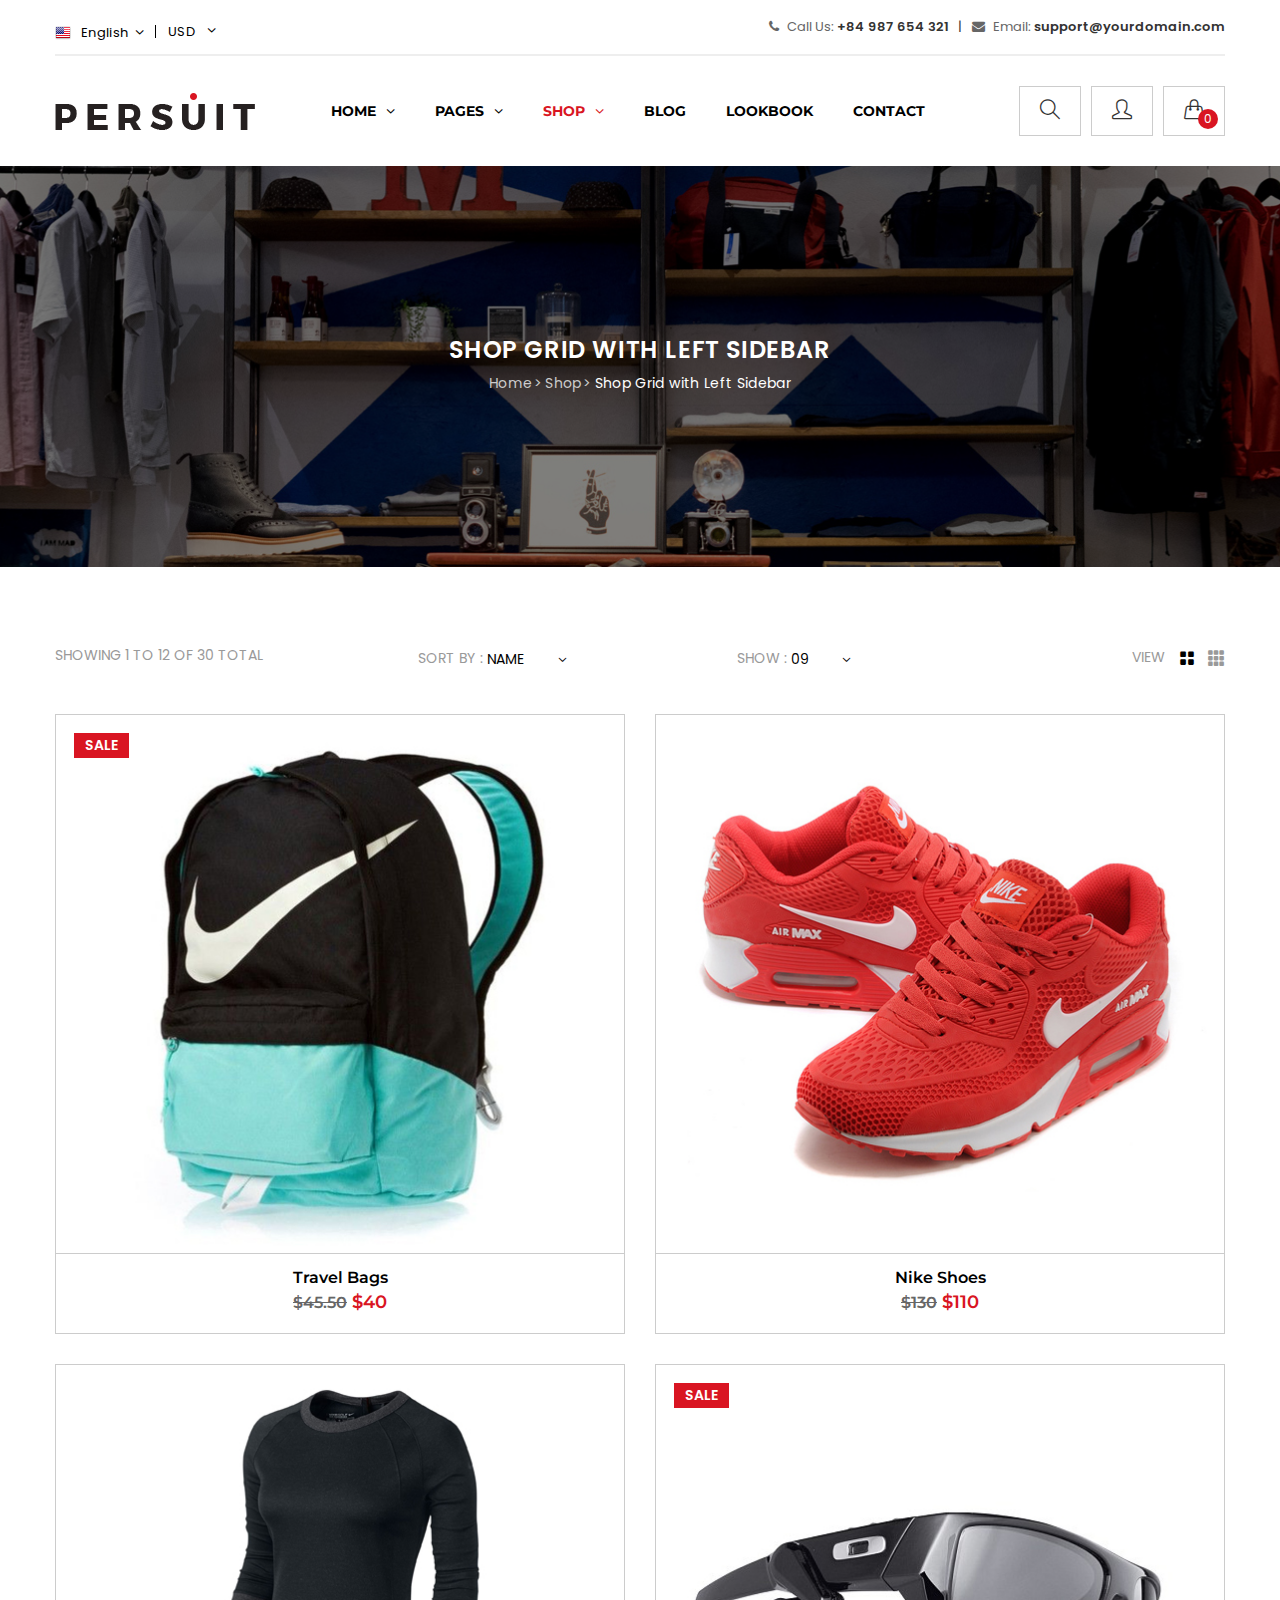
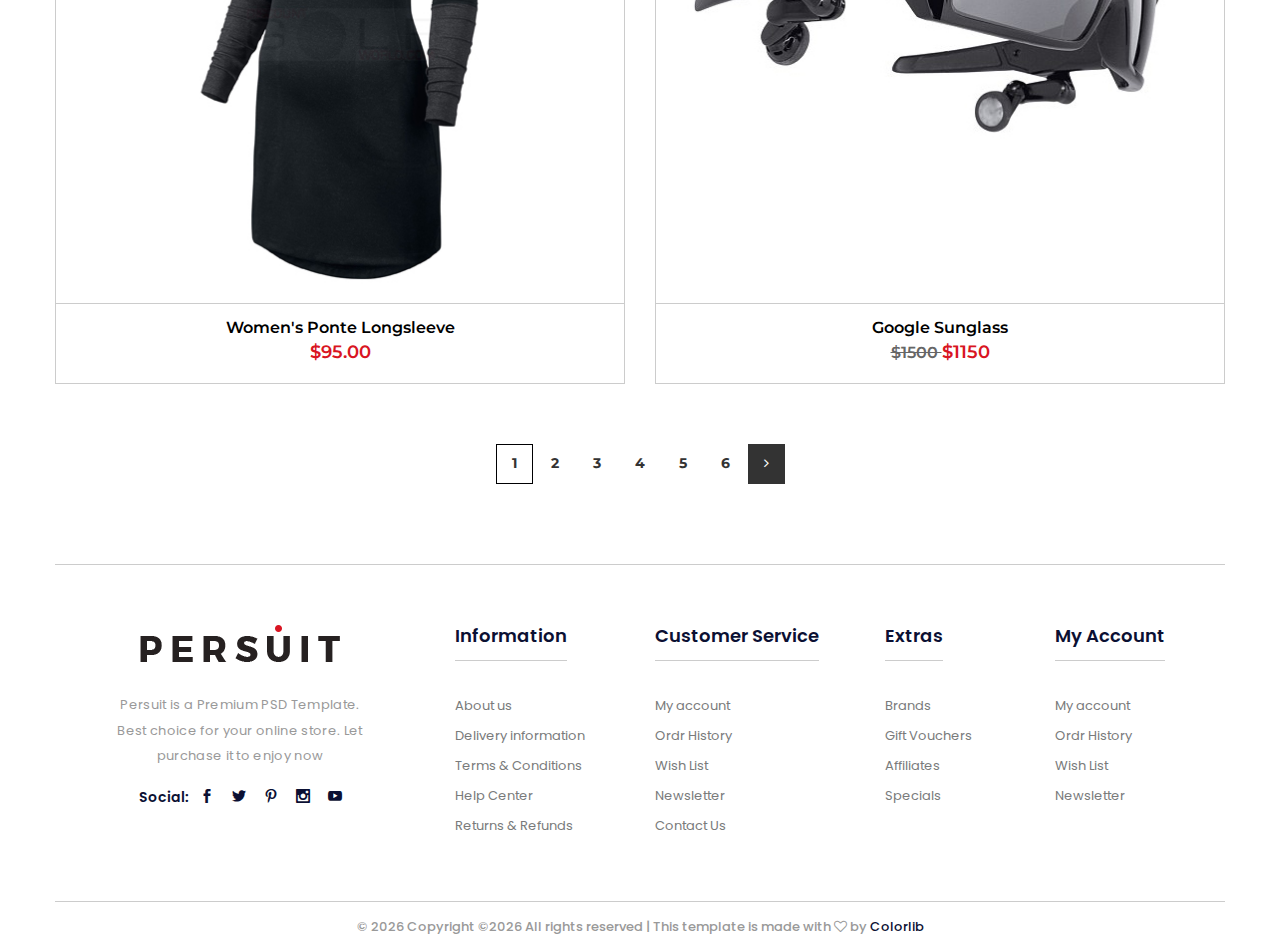
<file: persuit/categories-no-sidebar-2column.html>
<!DOCTYPE html>
<html lang="en">
    <head>
        <meta charset="utf-8">
        <meta http-equiv="X-UA-Compatible" content="IE=edge">
        <meta name="viewport" content="width=device-width, initial-scale=1">
        
        <link rel="icon" href="img/fav-icon.png" type="image/x-icon" />
        <!-- The above 3 meta tags *must* come first in the head; any other head content must come *after* these tags -->
        <title>Persuit</title>

        <!-- Icon css link -->
        <link href="css/font-awesome.min.css" rel="stylesheet">
        <link href="vendors/line-icon/css/simple-line-icons.css" rel="stylesheet">
        <link href="vendors/elegant-icon/style.css" rel="stylesheet">
        <!-- Bootstrap -->
        <link href="css/bootstrap.min.css" rel="stylesheet">
        
        <!-- Rev slider css -->
        <link href="vendors/revolution/css/settings.css" rel="stylesheet">
        <link href="vendors/revolution/css/layers.css" rel="stylesheet">
        <link href="vendors/revolution/css/navigation.css" rel="stylesheet">
        
        <!-- Extra plugin css -->
        <link href="vendors/owl-carousel/owl.carousel.min.css" rel="stylesheet">
        <link href="vendors/bootstrap-selector/css/bootstrap-select.min.css" rel="stylesheet">
        <link href="vendors/jquery-ui/jquery-ui.css" rel="stylesheet">
        
        <link href="css/style.css" rel="stylesheet">
        <link href="css/responsive.css" rel="stylesheet">

        <!-- HTML5 shim and Respond.js for IE8 support of HTML5 elements and media queries -->
        <!-- WARNING: Respond.js doesn't work if you view the page via file:// -->
        <!--[if lt IE 9]>
        <script src="https://oss.maxcdn.com/html5shiv/3.7.3/html5shiv.min.js"></script>
        <script src="https://oss.maxcdn.com/respond/1.4.2/respond.min.js"></script>
        <![endif]-->
    </head>
    <body>
        
        <!--================Menu Area =================-->
        <header class="shop_header_area carousel_menu_area">
            <div class="carousel_top_header row m0">
                <div class="container">
                    <div class="carousel_top_h_inner">
                        <div class="float-md-left">
                            <div class="top_header_left">
                                <div class="selector">
                                    <select class="language_drop" name="countries" id="countries" style="width:300px;">
                                      <option value='yt' data-image="img/icon/flag-1.png" data-imagecss="flag yt" data-title="English">English</option>
                                      <option value='yu' data-image="img/icon/flag-1.png" data-imagecss="flag yu" data-title="Bangladesh">Bangla</option>
                                      <option value='yt' data-image="img/icon/flag-1.png" data-imagecss="flag yt" data-title="English">English</option>
                                      <option value='yu' data-image="img/icon/flag-1.png" data-imagecss="flag yu" data-title="Bangladesh">Bangla</option>
                                    </select>
                                </div>
                                <select class="selectpicker usd_select">
                                    <option>USD</option>
                                    <option>$</option>
                                    <option>$</option>
                                </select>
                            </div>
                        </div>
                        <div class="float-md-right">
                            <div class="top_header_middle">
                                <a href="#"><i class="fa fa-phone"></i> Call Us: <span>+84 987 654 321</span></a>
                                <a href="#"><i class="fa fa-envelope"></i> Email: <span>support@yourdomain.com</span></a>
                            </div>
                        </div>
                    </div>
                </div>
            </div>
            <div class="carousel_menu_inner">
                <div class="container">
                    <nav class="navbar navbar-expand-lg navbar-light bg-light">
                        <a class="navbar-brand" href="#"><img src="img/logo.png" alt=""></a>
                        <button class="navbar-toggler" type="button" data-toggle="collapse" data-target="#navbarSupportedContent" aria-controls="navbarSupportedContent" aria-expanded="false" aria-label="Toggle navigation">
                        <span class="navbar-toggler-icon"></span>

                        </button>

                        <div class="collapse navbar-collapse" id="navbarSupportedContent">
                            <ul class="navbar-nav mr-auto">
                                <li class="nav-item dropdown submenu">
                                    <a class="nav-link dropdown-toggle" href="#" role="button" data-toggle="dropdown" aria-haspopup="true" aria-expanded="false">
                                    Home <i class="fa fa-angle-down" aria-hidden="true"></i>
                                    </a>
                                    <ul class="dropdown-menu">
                                        <li class="nav-item"><a class="nav-link" href="index.html">Home Simple</a></li>
                                        <li class="nav-item"><a class="nav-link" href="home-carousel.html">Home Carousel</a></li>
                                        <li class="nav-item"><a class="nav-link" href="home-fullwidth.html">Home Full Width</a></li>
                                        <li class="nav-item"><a class="nav-link" href="home-parallax.html">Home Parallax</a></li>
                                        <li class="nav-item"><a class="nav-link" href="home-sidebar.html">Home Boxed</a></li>
                                        <li class="nav-item"><a class="nav-link" href="home-fixed-menu.html">Home Fixed</a></li>
                                    </ul>
                                </li>
                                <li class="nav-item dropdown submenu">
                                    <a class="nav-link dropdown-toggle" href="#" role="button" data-toggle="dropdown" aria-haspopup="true" aria-expanded="false">
                                    Pages <i class="fa fa-angle-down" aria-hidden="true"></i>
                                    </a>
                                    <ul class="dropdown-menu">
                                        <li class="nav-item"><a class="nav-link" href="compare.html">Compare</a></li>
                                        <li class="nav-item"><a class="nav-link" href="checkout.html">Checkout Method</a></li>
                                        <li class="nav-item"><a class="nav-link" href="register.html">Checkout Register</a></li>
                                        <li class="nav-item"><a class="nav-link" href="track.html">Track</a></li>
                                        <li class="nav-item"><a class="nav-link" href="login.html">Login</a></li>
                                        <li class="nav-item"><a class="nav-link" href="404.html">404</a></li>
                                    </ul>
                                </li>
                                <li class="nav-item dropdown submenu active">
                                    <a class="nav-link dropdown-toggle" href="#" role="button" data-toggle="dropdown" aria-haspopup="true" aria-expanded="false">
                                    Shop <i class="fa fa-angle-down" aria-hidden="true"></i>
                                    </a>
                                    <ul class="dropdown-menu">
                                        <li class="nav-item"><a class="nav-link" href="categories-no-sidebar-2column.html">Prodcut No Sidebar</a></li>
                                        <li class="nav-item"><a class="nav-link" href="categories-no-sidebar-3column.html">Prodcut Two Column</a></li>
                                        <li class="nav-item"><a class="nav-link" href="categories-no-sidebar-4column.html">Product Grid</a></li>
                                        <li class="nav-item"><a class="nav-link" href="categories-left-sidebar.html">Categories Left Sidebar</a></li>
                                        <li class="nav-item"><a class="nav-link" href="categories-right-sidebar.html">Categories Right Sidebar</a></li>
                                        <li class="nav-item"><a class="nav-link" href="categories-grid-left-sidebar.html">Categories Grid Sidebar</a></li>
                                        <li class="nav-item"><a class="nav-link" href="product-details.html">Prodcut Details 01</a></li>
                                        <li class="nav-item"><a class="nav-link" href="product-details2.html">Prodcut Details 02</a></li>
                                        <li class="nav-item"><a class="nav-link" href="product-details3.html">Prodcut Details 03</a></li>
                                        <li class="nav-item"><a class="nav-link" href="shopping-cart.html">Shopping Cart 01</a></li>
                                        <li class="nav-item"><a class="nav-link" href="shopping-cart2.html">Shopping Cart 02</a></li>
                                        <li class="nav-item"><a class="nav-link" href="empty-cart.html">Empty Cart</a></li>
                                    </ul>
                                </li>
                                <li class="nav-item"><a class="nav-link" href="#">Blog</a></li>
                                <li class="nav-item"><a class="nav-link" href="#">lookbook</a></li>
                                <li class="nav-item"><a class="nav-link" href="contact.html">Contact</a></li>
                            </ul>
                            <ul class="navbar-nav justify-content-end">
                                <li class="search_icon"><a href="#"><i class="icon-magnifier icons"></i></a></li>
                                <li class="user_icon"><a href="#"><i class="icon-user icons"></i></a></li>
                                <li class="cart_cart"><a href="#"><i class="icon-handbag icons"></i></a></li>
                            </ul>
                        </div>
                    </nav>
                </div>
            </div>
        </header>
        <!--================End Menu Area =================-->
        
        <!--================Categories Banner Area =================-->
        <section class="categories_banner_area">
            <div class="container">
                <div class="c_banner_inner">
                    <h3>shop grid with left sidebar</h3>
                    <ul>
                        <li><a href="#">Home</a></li>
                        <li><a href="#">Shop</a></li>
                        <li class="current"><a href="#">Shop Grid with Left Sidebar</a></li>
                    </ul>
                </div>
            </div>
        </section>
        <!--================End Categories Banner Area =================-->
        
        <!--================Categories Product Area =================-->
        <section class="no_sidebar_2column_area">
            <div class="container">
                <div class="showing_fillter">
                    <div class="row m0">
                        <div class="first_fillter">
                            <h4>Showing 1 to 12 of 30 total</h4>
                        </div>
                        <div class="secand_fillter">
                            <h4>SORT BY :</h4>
                            <select class="selectpicker">
                                <option>Name</option>
                                <option>Name 2</option>
                                <option>Name 3</option>
                            </select>
                        </div>
                        <div class="third_fillter">
                            <h4>Show : </h4>
                            <select class="selectpicker">
                                <option>09</option>
                                <option>10</option>
                                <option>10</option>
                            </select>
                        </div>
                        <div class="four_fillter">
                            <h4>View</h4>
                            <a class="active" href="#"><i class="icon_grid-2x2"></i></a>
                            <a href="#"><i class="icon_grid-3x3"></i></a>
                        </div>
                    </div>
                </div>
                <div class="two_column_product">
                    <div class="row">
                        <div class="col-sm-6">
                            <div class="l_product_item">
                                <div class="l_p_img">
                                    <img src="img/product/two-column/product-1.jpg" alt="">
                                    <h5 class="sale">Sale</h5>
                                </div>
                                <div class="l_p_text">
                                   <ul>
                                        <li class="p_icon"><a href="#"><i class="icon_piechart"></i></a></li>
                                        <li><a class="add_cart_btn" href="#">Add To Cart</a></li>
                                        <li class="p_icon"><a href="#"><i class="icon_heart_alt"></i></a></li>
                                    </ul>
                                    <h4>Travel Bags</h4>
                                    <h5><del>$45.50</del>  $40</h5>
                                </div>
                            </div>
                        </div>
                        <div class="col-sm-6">
                            <div class="l_product_item">
                                <div class="l_p_img">
                                    <img src="img/product/two-column/product-2.jpg" alt="">
                                </div>
                                <div class="l_p_text">
                                   <ul>
                                        <li class="p_icon"><a href="#"><i class="icon_piechart"></i></a></li>
                                        <li><a class="add_cart_btn" href="#">Add To Cart</a></li>
                                        <li class="p_icon"><a href="#"><i class="icon_heart_alt"></i></a></li>
                                    </ul>
                                    <h4>Nike Shoes</h4>
                                    <h5><del>$130</del>  $110</h5>
                                </div>
                            </div>
                        </div>
                        <div class="col-sm-6">
                            <div class="l_product_item">
                                <div class="l_p_img">
                                    <img src="img/product/two-column/product-3.jpg" alt="">
                                </div>
                                <div class="l_p_text">
                                   <ul>
                                        <li class="p_icon"><a href="#"><i class="icon_piechart"></i></a></li>
                                        <li><a class="add_cart_btn" href="#">Add To Cart</a></li>
                                        <li class="p_icon"><a href="#"><i class="icon_heart_alt"></i></a></li>
                                    </ul>
                                    <h4>Women's Ponte Longsleeve</h4>
                                    <h5>$95.00</h5>
                                </div>
                            </div>
                        </div>
                        <div class="col-sm-6">
                            <div class="l_product_item">
                                <div class="l_p_img">
                                    <img src="img/product/two-column/product-4.jpg" alt="">
                                    <h5 class="sale">Sale</h5>
                                </div>
                                <div class="l_p_text">
                                   <ul>
                                        <li class="p_icon"><a href="#"><i class="icon_piechart"></i></a></li>
                                        <li><a class="add_cart_btn" href="#">Add To Cart</a></li>
                                        <li class="p_icon"><a href="#"><i class="icon_heart_alt"></i></a></li>
                                    </ul>
                                    <h4>Google Sunglass</h4>
                                    <h5><del>$1500 </del>  $1150</h5>
                                </div>
                            </div>
                        </div>
                    </div>
                    <nav aria-label="Page navigation example" class="pagination_area">
                      <ul class="pagination">
                        <li class="page-item"><a class="page-link" href="#">1</a></li>
                        <li class="page-item"><a class="page-link" href="#">2</a></li>
                        <li class="page-item"><a class="page-link" href="#">3</a></li>
                        <li class="page-item"><a class="page-link" href="#">4</a></li>
                        <li class="page-item"><a class="page-link" href="#">5</a></li>
                        <li class="page-item"><a class="page-link" href="#">6</a></li>
                        <li class="page-item next"><a class="page-link" href="#"><i class="fa fa-angle-right" aria-hidden="true"></i></a></li>
                      </ul>
                    </nav>
                </div>
            </div>
        </section>
        <!--================End Categories Product Area =================-->
        
        <!--================Footer Area =================-->
        <footer class="footer_area">
            <div class="container">
                <div class="footer_widgets">
                    <div class="row">
                        <div class="col-lg-4 col-md-4 col-6">
                            <aside class="f_widget f_about_widget">
                                <img src="img/logo.png" alt="">
                                <p>Persuit is a Premium PSD Template. Best choice for your online store. Let purchase it to enjoy now</p>
                                <h6>Social:</h6>
                                <ul>
                                    <li><a href="#"><i class="social_facebook"></i></a></li>
                                    <li><a href="#"><i class="social_twitter"></i></a></li>
                                    <li><a href="#"><i class="social_pinterest"></i></a></li>
                                    <li><a href="#"><i class="social_instagram"></i></a></li>
                                    <li><a href="#"><i class="social_youtube"></i></a></li>
                                </ul>
                            </aside>
                        </div>
                        <div class="col-lg-2 col-md-4 col-6">
                            <aside class="f_widget link_widget f_info_widget">
                                <div class="f_w_title">
                                    <h3>Information</h3>
                                </div>
                                <ul>
                                    <li><a href="#">About us</a></li>
                                    <li><a href="#">Delivery information</a></li>
                                    <li><a href="#">Terms & Conditions</a></li>
                                    <li><a href="#">Help Center</a></li>
                                    <li><a href="#">Returns & Refunds</a></li>
                                </ul>
                            </aside>
                        </div>
                        <div class="col-lg-2 col-md-4 col-6">
                            <aside class="f_widget link_widget f_service_widget">
                                <div class="f_w_title">
                                    <h3>Customer Service</h3>
                                </div>
                                <ul>
                                    <li><a href="#">My account</a></li>
                                    <li><a href="#">Ordr History</a></li>
                                    <li><a href="#">Wish List</a></li>
                                    <li><a href="#">Newsletter</a></li>
                                    <li><a href="#">Contact Us</a></li>
                                </ul>
                            </aside>
                        </div>
                        <div class="col-lg-2 col-md-4 col-6">
                            <aside class="f_widget link_widget f_extra_widget">
                                <div class="f_w_title">
                                    <h3>Extras</h3>
                                </div>
                                <ul>
                                    <li><a href="#">Brands</a></li>
                                    <li><a href="#">Gift Vouchers</a></li>
                                    <li><a href="#">Affiliates</a></li>
                                    <li><a href="#">Specials</a></li>
                                </ul>
                            </aside>
                        </div>
                        <div class="col-lg-2 col-md-4 col-6">
                            <aside class="f_widget link_widget f_account_widget">
                                <div class="f_w_title">
                                    <h3>My Account</h3>
                                </div>
                                <ul>
                                    <li><a href="#">My account</a></li>
                                    <li><a href="#">Ordr History</a></li>
                                    <li><a href="#">Wish List</a></li>
                                    <li><a href="#">Newsletter</a></li>
                                </ul>
                            </aside>
                        </div>
                    </div>
                </div>
                <div class="footer_copyright">
                    <h5>© <script>document.write(new Date().getFullYear());</script> <!-- Link back to Colorlib can't be removed. Template is licensed under CC BY 3.0. -->
Copyright &copy;<script>document.write(new Date().getFullYear());</script> All rights reserved | This template is made with <i class="fa fa-heart-o" aria-hidden="true"></i> by <a href="https://colorlib.com" target="_blank">Colorlib</a>
<!-- Link back to Colorlib can't be removed. Template is licensed under CC BY 3.0. -->
</h5>
                </div>
            </div>
        </footer>
        <!--================End Footer Area =================-->
        
        
        
        
        <!-- jQuery (necessary for Bootstrap's JavaScript plugins) -->
        <script src="js/jquery-3.2.1.min.js"></script>
        <!-- Include all compiled plugins (below), or include individual files as needed -->
        <script src="js/popper.min.js"></script>
        <script src="js/bootstrap.min.js"></script>
        <!-- Rev slider js -->
        <script src="vendors/revolution/js/jquery.themepunch.tools.min.js"></script>
        <script src="vendors/revolution/js/jquery.themepunch.revolution.min.js"></script>
        <script src="vendors/revolution/js/extensions/revolution.extension.actions.min.js"></script>
        <script src="vendors/revolution/js/extensions/revolution.extension.video.min.js"></script>
        <script src="vendors/revolution/js/extensions/revolution.extension.slideanims.min.js"></script>
        <script src="vendors/revolution/js/extensions/revolution.extension.layeranimation.min.js"></script>
        <script src="vendors/revolution/js/extensions/revolution.extension.navigation.min.js"></script>
        <script src="vendors/revolution/js/extensions/revolution.extension.slideanims.min.js"></script>
        <!-- Extra plugin css -->
        <script src="vendors/counterup/jquery.waypoints.min.js"></script>
        <script src="vendors/counterup/jquery.counterup.min.js"></script>
        <script src="vendors/owl-carousel/owl.carousel.min.js"></script>
        <script src="vendors/bootstrap-selector/js/bootstrap-select.min.js"></script>
        <script src="vendors/image-dropdown/jquery.dd.min.js"></script>
        <script src="js/smoothscroll.js"></script>
        <script src="vendors/isotope/imagesloaded.pkgd.min.js"></script>
        <script src="vendors/isotope/isotope.pkgd.min.js"></script>
        <script src="vendors/magnify-popup/jquery.magnific-popup.min.js"></script>
        <script src="vendors/vertical-slider/js/jQuery.verticalCarousel.js"></script>
        <script src="vendors/jquery-ui/jquery-ui.js"></script>
        
        <script src="js/theme.js"></script>
    </body>
</html>
</file>
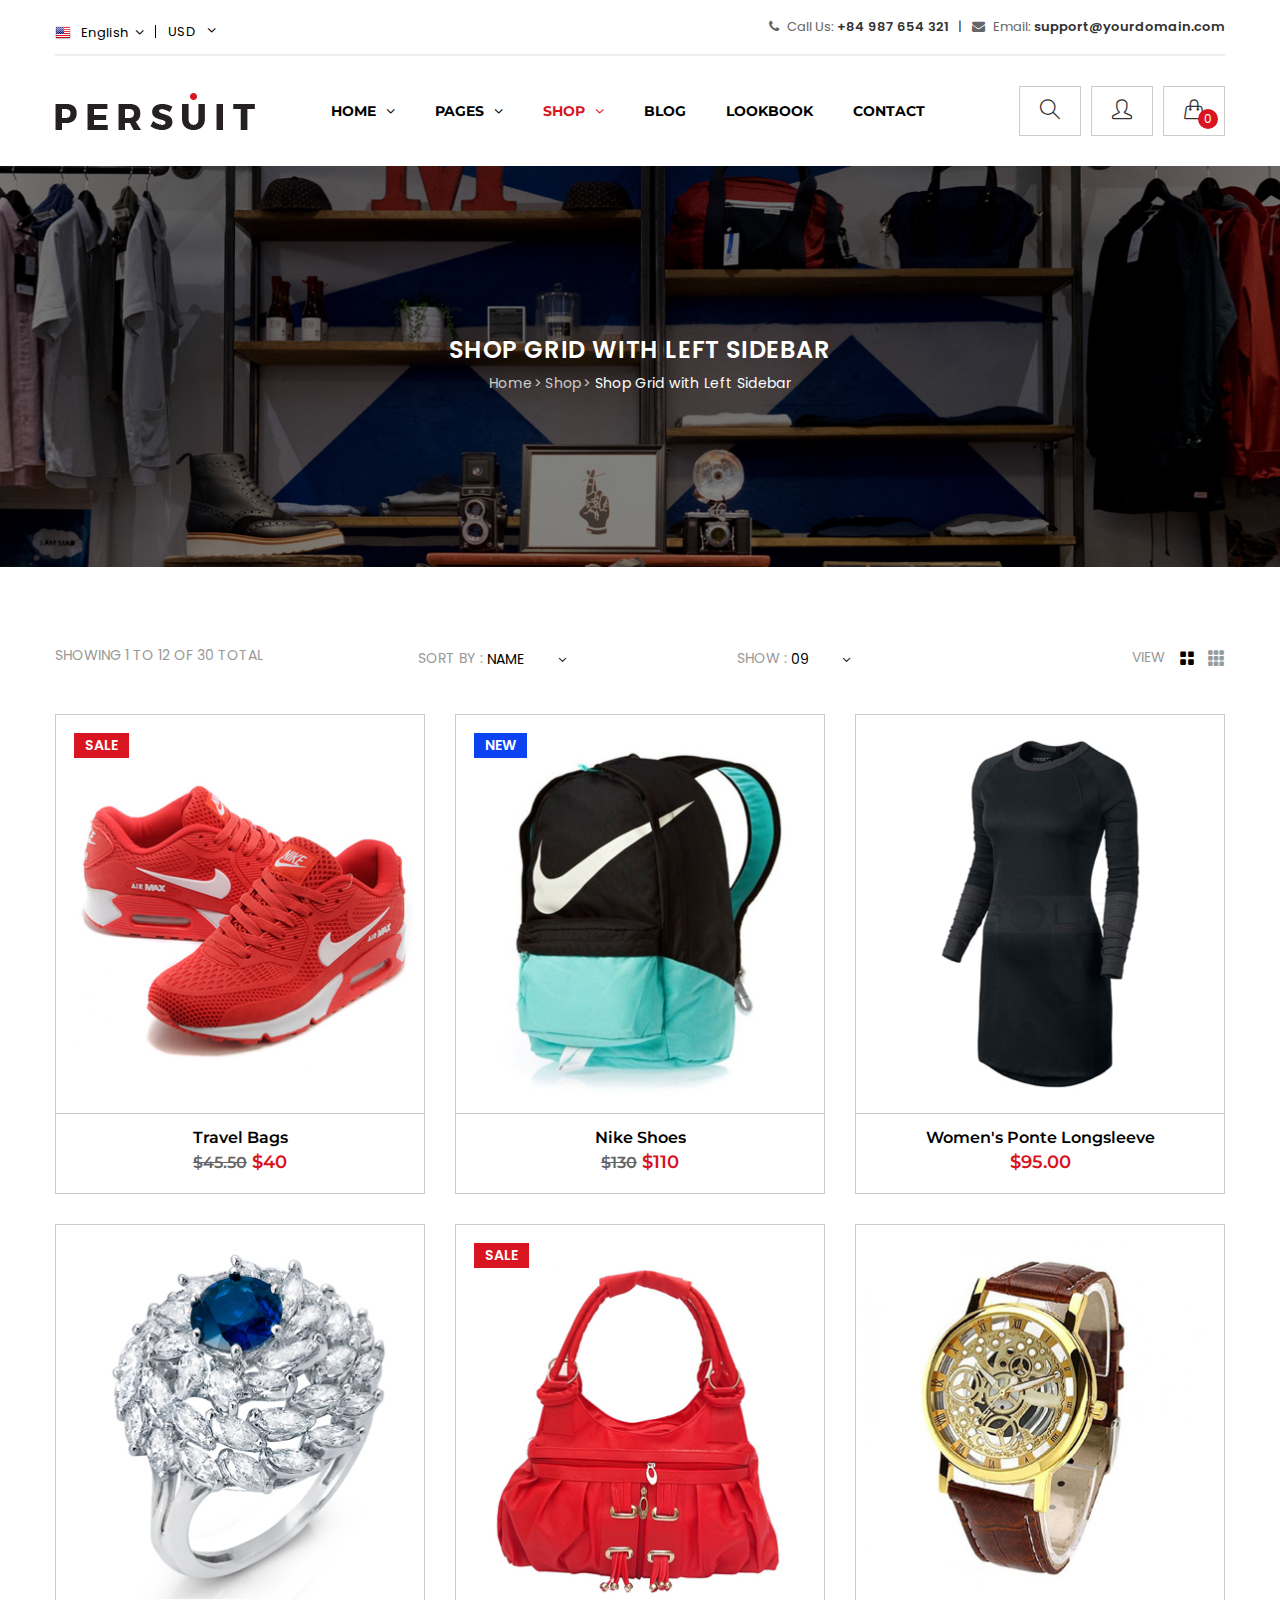
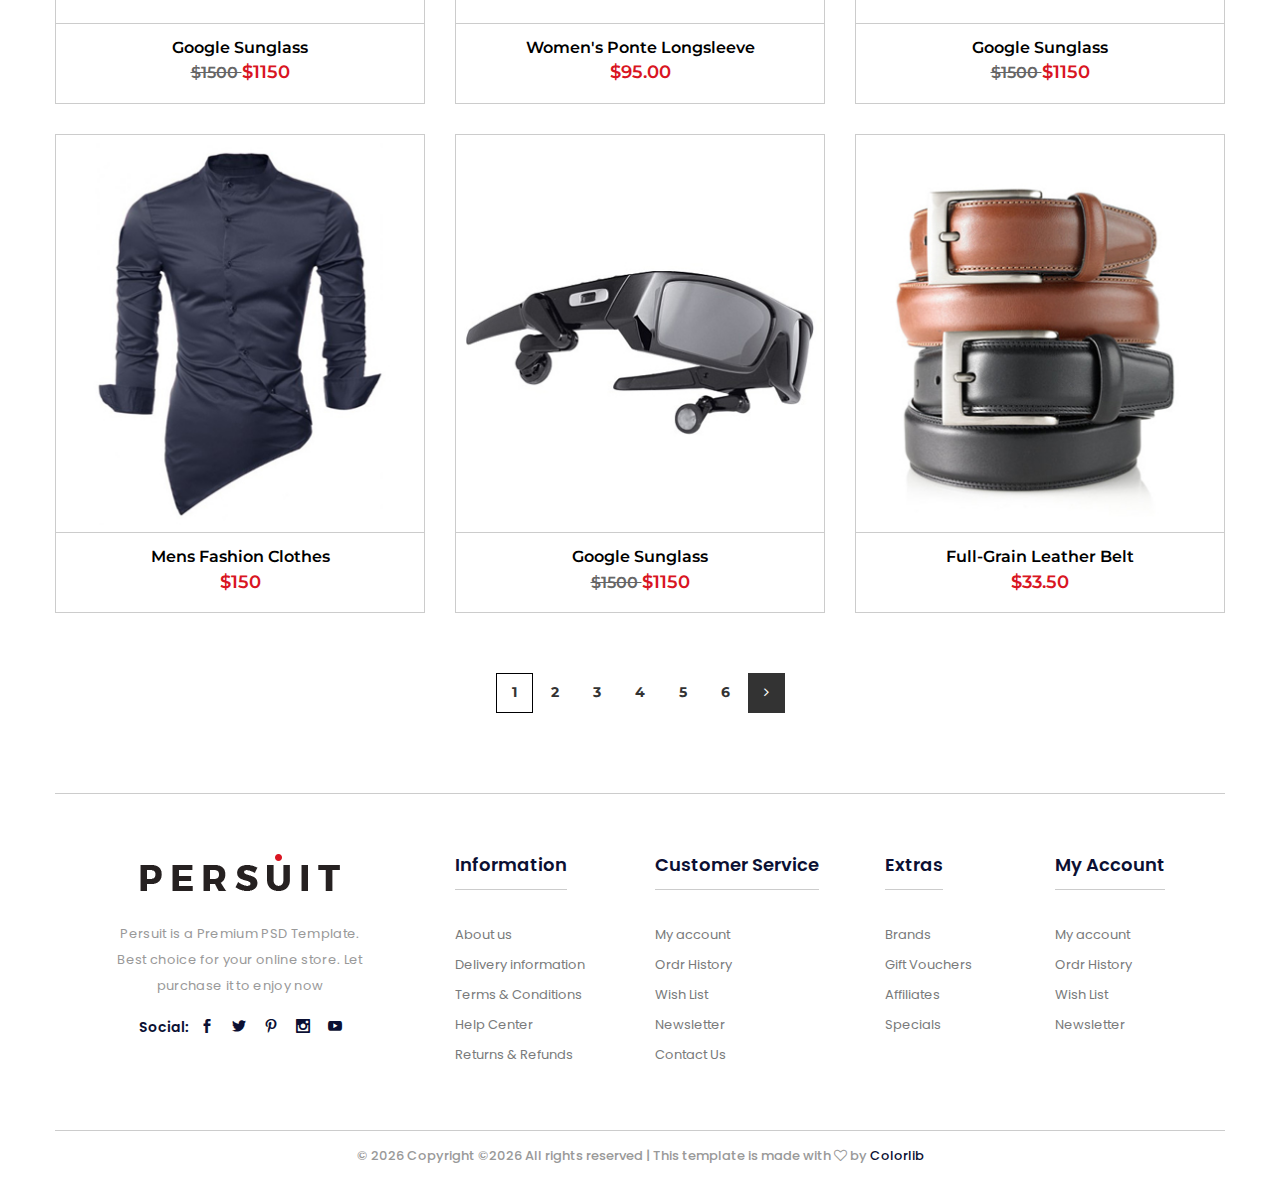
<file: persuit/categories-no-sidebar-3column.html>
<!DOCTYPE html>
<html lang="en">
    <head>
        <meta charset="utf-8">
        <meta http-equiv="X-UA-Compatible" content="IE=edge">
        <meta name="viewport" content="width=device-width, initial-scale=1">
        
        <link rel="icon" href="img/fav-icon.png" type="image/x-icon" />
        <!-- The above 3 meta tags *must* come first in the head; any other head content must come *after* these tags -->
        <title>Persuit</title>

        <!-- Icon css link -->
        <link href="css/font-awesome.min.css" rel="stylesheet">
        <link href="vendors/line-icon/css/simple-line-icons.css" rel="stylesheet">
        <link href="vendors/elegant-icon/style.css" rel="stylesheet">
        <!-- Bootstrap -->
        <link href="css/bootstrap.min.css" rel="stylesheet">
        
        <!-- Rev slider css -->
        <link href="vendors/revolution/css/settings.css" rel="stylesheet">
        <link href="vendors/revolution/css/layers.css" rel="stylesheet">
        <link href="vendors/revolution/css/navigation.css" rel="stylesheet">
        
        <!-- Extra plugin css -->
        <link href="vendors/owl-carousel/owl.carousel.min.css" rel="stylesheet">
        <link href="vendors/bootstrap-selector/css/bootstrap-select.min.css" rel="stylesheet">
        <link href="vendors/jquery-ui/jquery-ui.css" rel="stylesheet">
        
        <link href="css/style.css" rel="stylesheet">
        <link href="css/responsive.css" rel="stylesheet">

        <!-- HTML5 shim and Respond.js for IE8 support of HTML5 elements and media queries -->
        <!-- WARNING: Respond.js doesn't work if you view the page via file:// -->
        <!--[if lt IE 9]>
        <script src="https://oss.maxcdn.com/html5shiv/3.7.3/html5shiv.min.js"></script>
        <script src="https://oss.maxcdn.com/respond/1.4.2/respond.min.js"></script>
        <![endif]-->
    </head>
    <body>
        
        <!--================Menu Area =================-->
        <header class="shop_header_area carousel_menu_area">
            <div class="carousel_top_header row m0">
                <div class="container">
                    <div class="carousel_top_h_inner">
                        <div class="float-md-left">
                            <div class="top_header_left">
                                <div class="selector">
                                    <select class="language_drop" name="countries" id="countries" style="width:300px;">
                                      <option value='yt' data-image="img/icon/flag-1.png" data-imagecss="flag yt" data-title="English">English</option>
                                      <option value='yu' data-image="img/icon/flag-1.png" data-imagecss="flag yu" data-title="Bangladesh">Bangla</option>
                                      <option value='yt' data-image="img/icon/flag-1.png" data-imagecss="flag yt" data-title="English">English</option>
                                      <option value='yu' data-image="img/icon/flag-1.png" data-imagecss="flag yu" data-title="Bangladesh">Bangla</option>
                                    </select>
                                </div>
                                <select class="selectpicker usd_select">
                                    <option>USD</option>
                                    <option>$</option>
                                    <option>$</option>
                                </select>
                            </div>
                        </div>
                        <div class="float-md-right">
                            <div class="top_header_middle">
                                <a href="#"><i class="fa fa-phone"></i> Call Us: <span>+84 987 654 321</span></a>
                                <a href="#"><i class="fa fa-envelope"></i> Email: <span>support@yourdomain.com</span></a>
                            </div>
                        </div>
                    </div>
                </div>
            </div>
            <div class="carousel_menu_inner">
                <div class="container">
                    <nav class="navbar navbar-expand-lg navbar-light bg-light">
                        <a class="navbar-brand" href="#"><img src="img/logo.png" alt=""></a>
                        <button class="navbar-toggler" type="button" data-toggle="collapse" data-target="#navbarSupportedContent" aria-controls="navbarSupportedContent" aria-expanded="false" aria-label="Toggle navigation">
                        <span class="navbar-toggler-icon"></span>

                        </button>

                        <div class="collapse navbar-collapse" id="navbarSupportedContent">
                            <ul class="navbar-nav mr-auto">
                                <li class="nav-item dropdown submenu">
                                    <a class="nav-link dropdown-toggle" href="#" role="button" data-toggle="dropdown" aria-haspopup="true" aria-expanded="false">
                                    Home <i class="fa fa-angle-down" aria-hidden="true"></i>
                                    </a>
                                    <ul class="dropdown-menu">
                                        <li class="nav-item"><a class="nav-link" href="index.html">Home Simple</a></li>
                                        <li class="nav-item"><a class="nav-link" href="home-carousel.html">Home Carousel</a></li>
                                        <li class="nav-item"><a class="nav-link" href="home-fullwidth.html">Home Full Width</a></li>
                                        <li class="nav-item"><a class="nav-link" href="home-parallax.html">Home Parallax</a></li>
                                        <li class="nav-item"><a class="nav-link" href="home-sidebar.html">Home Boxed</a></li>
                                        <li class="nav-item"><a class="nav-link" href="home-fixed-menu.html">Home Fixed</a></li>
                                    </ul>
                                </li>
                                <li class="nav-item dropdown submenu">
                                    <a class="nav-link dropdown-toggle" href="#" role="button" data-toggle="dropdown" aria-haspopup="true" aria-expanded="false">
                                    Pages <i class="fa fa-angle-down" aria-hidden="true"></i>
                                    </a>
                                    <ul class="dropdown-menu">
                                        <li class="nav-item"><a class="nav-link" href="compare.html">Compare</a></li>
                                        <li class="nav-item"><a class="nav-link" href="checkout.html">Checkout Method</a></li>
                                        <li class="nav-item"><a class="nav-link" href="register.html">Checkout Register</a></li>
                                        <li class="nav-item"><a class="nav-link" href="track.html">Track</a></li>
                                        <li class="nav-item"><a class="nav-link" href="login.html">Login</a></li>
                                        <li class="nav-item"><a class="nav-link" href="404.html">404</a></li>
                                    </ul>
                                </li>
                                <li class="nav-item dropdown submenu active">
                                    <a class="nav-link dropdown-toggle" href="#" role="button" data-toggle="dropdown" aria-haspopup="true" aria-expanded="false">
                                    Shop <i class="fa fa-angle-down" aria-hidden="true"></i>
                                    </a>
                                    <ul class="dropdown-menu">
                                        <li class="nav-item"><a class="nav-link" href="categories-no-sidebar-2column.html">Prodcut No Sidebar</a></li>
                                        <li class="nav-item"><a class="nav-link" href="categories-no-sidebar-3column.html">Prodcut Two Column</a></li>
                                        <li class="nav-item"><a class="nav-link" href="categories-no-sidebar-4column.html">Product Grid</a></li>
                                        <li class="nav-item"><a class="nav-link" href="categories-left-sidebar.html">Categories Left Sidebar</a></li>
                                        <li class="nav-item"><a class="nav-link" href="categories-right-sidebar.html">Categories Right Sidebar</a></li>
                                        <li class="nav-item"><a class="nav-link" href="categories-grid-left-sidebar.html">Categories Grid Sidebar</a></li>
                                        <li class="nav-item"><a class="nav-link" href="product-details.html">Prodcut Details 01</a></li>
                                        <li class="nav-item"><a class="nav-link" href="product-details2.html">Prodcut Details 02</a></li>
                                        <li class="nav-item"><a class="nav-link" href="product-details3.html">Prodcut Details 03</a></li>
                                        <li class="nav-item"><a class="nav-link" href="shopping-cart.html">Shopping Cart 01</a></li>
                                        <li class="nav-item"><a class="nav-link" href="shopping-cart2.html">Shopping Cart 02</a></li>
                                        <li class="nav-item"><a class="nav-link" href="empty-cart.html">Empty Cart</a></li>
                                    </ul>
                                </li>
                                <li class="nav-item"><a class="nav-link" href="#">Blog</a></li>
                                <li class="nav-item"><a class="nav-link" href="#">lookbook</a></li>
                                <li class="nav-item"><a class="nav-link" href="contact.html">Contact</a></li>
                            </ul>
                            <ul class="navbar-nav justify-content-end">
                                <li class="search_icon"><a href="#"><i class="icon-magnifier icons"></i></a></li>
                                <li class="user_icon"><a href="#"><i class="icon-user icons"></i></a></li>
                                <li class="cart_cart"><a href="#"><i class="icon-handbag icons"></i></a></li>
                            </ul>
                        </div>
                    </nav>
                </div>
            </div>
        </header>
        <!--================End Menu Area =================-->
        
        <!--================Categories Banner Area =================-->
        <section class="categories_banner_area">
            <div class="container">
                <div class="c_banner_inner">
                    <h3>shop grid with left sidebar</h3>
                    <ul>
                        <li><a href="#">Home</a></li>
                        <li><a href="#">Shop</a></li>
                        <li class="current"><a href="#">Shop Grid with Left Sidebar</a></li>
                    </ul>
                </div>
            </div>
        </section>
        <!--================End Categories Banner Area =================-->
        
        <!--================Categories Product Area =================-->
        <section class="no_sidebar_2column_area">
            <div class="container">
                <div class="showing_fillter">
                    <div class="row m0">
                        <div class="first_fillter">
                            <h4>Showing 1 to 12 of 30 total</h4>
                        </div>
                        <div class="secand_fillter">
                            <h4>SORT BY :</h4>
                            <select class="selectpicker">
                                <option>Name</option>
                                <option>Name 2</option>
                                <option>Name 3</option>
                            </select>
                        </div>
                        <div class="third_fillter">
                            <h4>Show : </h4>
                            <select class="selectpicker">
                                <option>09</option>
                                <option>10</option>
                                <option>10</option>
                            </select>
                        </div>
                        <div class="four_fillter">
                            <h4>View</h4>
                            <a class="active" href="#"><i class="icon_grid-2x2"></i></a>
                            <a href="#"><i class="icon_grid-3x3"></i></a>
                        </div>
                    </div>
                </div>
                <div class="two_column_product">
                    <div class="row">
                        <div class="col-lg-4 col-sm-6">
                            <div class="l_product_item">
                                <div class="l_p_img">
                                    <img class="img-fluid" src="img/product/three-column/product-three-1.jpg" alt="">
                                    <h5 class="sale">Sale</h5>
                                </div>
                                <div class="l_p_text">
                                   <ul>
                                        <li class="p_icon"><a href="#"><i class="icon_piechart"></i></a></li>
                                        <li><a class="add_cart_btn" href="#">Add To Cart</a></li>
                                        <li class="p_icon"><a href="#"><i class="icon_heart_alt"></i></a></li>
                                    </ul>
                                    <h4>Travel Bags</h4>
                                    <h5><del>$45.50</del>  $40</h5>
                                </div>
                            </div>
                        </div>
                        <div class="col-lg-4 col-sm-6">
                            <div class="l_product_item">
                                <div class="l_p_img">
                                    <img class="img-fluid" src="img/product/three-column/product-three-2.jpg" alt="">
                                    <h5 class="new">New</h5>
                                </div>
                                <div class="l_p_text">
                                   <ul>
                                        <li class="p_icon"><a href="#"><i class="icon_piechart"></i></a></li>
                                        <li><a class="add_cart_btn" href="#">Add To Cart</a></li>
                                        <li class="p_icon"><a href="#"><i class="icon_heart_alt"></i></a></li>
                                    </ul>
                                    <h4>Nike Shoes</h4>
                                    <h5><del>$130</del>  $110</h5>
                                </div>
                            </div>
                        </div>
                        <div class="col-lg-4 col-sm-6">
                            <div class="l_product_item">
                                <div class="l_p_img">
                                    <img class="img-fluid" src="img/product/three-column/product-three-3.jpg" alt="">
                                </div>
                                <div class="l_p_text">
                                   <ul>
                                        <li class="p_icon"><a href="#"><i class="icon_piechart"></i></a></li>
                                        <li><a class="add_cart_btn" href="#">Add To Cart</a></li>
                                        <li class="p_icon"><a href="#"><i class="icon_heart_alt"></i></a></li>
                                    </ul>
                                    <h4>Women's Ponte Longsleeve</h4>
                                    <h5>$95.00</h5>
                                </div>
                            </div>
                        </div>
                        <div class="col-lg-4 col-sm-6">
                            <div class="l_product_item">
                                <div class="l_p_img">
                                    <img class="img-fluid" src="img/product/three-column/product-three-4.jpg" alt="">
                                </div>
                                <div class="l_p_text">
                                   <ul>
                                        <li class="p_icon"><a href="#"><i class="icon_piechart"></i></a></li>
                                        <li><a class="add_cart_btn" href="#">Add To Cart</a></li>
                                        <li class="p_icon"><a href="#"><i class="icon_heart_alt"></i></a></li>
                                    </ul>
                                    <h4>Google Sunglass</h4>
                                    <h5><del>$1500 </del>  $1150</h5>
                                </div>
                            </div>
                        </div>
                        <div class="col-lg-4 col-sm-6">
                            <div class="l_product_item">
                                <div class="l_p_img">
                                    <img class="img-fluid" src="img/product/three-column/product-three-5.jpg" alt="">
                                    <h5 class="sale">Sale</h5>
                                </div>
                                <div class="l_p_text">
                                   <ul>
                                        <li class="p_icon"><a href="#"><i class="icon_piechart"></i></a></li>
                                        <li><a class="add_cart_btn" href="#">Add To Cart</a></li>
                                        <li class="p_icon"><a href="#"><i class="icon_heart_alt"></i></a></li>
                                    </ul>
                                    <h4>Women's Ponte Longsleeve</h4>
                                    <h5>$95.00</h5>
                                </div>
                            </div>
                        </div>
                        <div class="col-lg-4 col-sm-6">
                            <div class="l_product_item">
                                <div class="l_p_img">
                                    <img class="img-fluid" src="img/product/three-column/product-three-6.jpg" alt="">
                                </div>
                                <div class="l_p_text">
                                   <ul>
                                        <li class="p_icon"><a href="#"><i class="icon_piechart"></i></a></li>
                                        <li><a class="add_cart_btn" href="#">Add To Cart</a></li>
                                        <li class="p_icon"><a href="#"><i class="icon_heart_alt"></i></a></li>
                                    </ul>
                                    <h4>Google Sunglass</h4>
                                    <h5><del>$1500 </del>  $1150</h5>
                                </div>
                            </div>
                        </div>
                        <div class="col-lg-4 col-sm-6">
                            <div class="l_product_item">
                                <div class="l_p_img">
                                    <img class="img-fluid" src="img/product/three-column/product-three-7.jpg" alt="">
                                </div>
                                <div class="l_p_text">
                                   <ul>
                                        <li class="p_icon"><a href="#"><i class="icon_piechart"></i></a></li>
                                        <li><a class="add_cart_btn" href="#">Add To Cart</a></li>
                                        <li class="p_icon"><a href="#"><i class="icon_heart_alt"></i></a></li>
                                    </ul>
                                    <h4>Mens Fashion Clothes</h4>
                                    <h5>$150</h5>
                                </div>
                            </div>
                        </div>
                        <div class="col-lg-4 col-sm-6">
                            <div class="l_product_item">
                                <div class="l_p_img">
                                    <img class="img-fluid" src="img/product/three-column/product-three-8.jpg" alt="">
                                </div>
                                <div class="l_p_text">
                                   <ul>
                                        <li class="p_icon"><a href="#"><i class="icon_piechart"></i></a></li>
                                        <li><a class="add_cart_btn" href="#">Add To Cart</a></li>
                                        <li class="p_icon"><a href="#"><i class="icon_heart_alt"></i></a></li>
                                    </ul>
                                    <h4>Google Sunglass</h4>
                                    <h5><del>$1500 </del>  $1150</h5>
                                </div>
                            </div>
                        </div>
                        <div class="col-lg-4 col-sm-6">
                            <div class="l_product_item">
                                <div class="l_p_img">
                                    <img class="img-fluid" src="img/product/three-column/product-three-9.jpg" alt="">
                                </div>
                                <div class="l_p_text">
                                   <ul>
                                        <li class="p_icon"><a href="#"><i class="icon_piechart"></i></a></li>
                                        <li><a class="add_cart_btn" href="#">Add To Cart</a></li>
                                        <li class="p_icon"><a href="#"><i class="icon_heart_alt"></i></a></li>
                                    </ul>
                                    <h4>Full-Grain Leather Belt</h4>
                                    <h5>$33.50</h5>
                                </div>
                            </div>
                        </div>
                    </div>
                    <nav aria-label="Page navigation example" class="pagination_area">
                      <ul class="pagination">
                        <li class="page-item"><a class="page-link" href="#">1</a></li>
                        <li class="page-item"><a class="page-link" href="#">2</a></li>
                        <li class="page-item"><a class="page-link" href="#">3</a></li>
                        <li class="page-item"><a class="page-link" href="#">4</a></li>
                        <li class="page-item"><a class="page-link" href="#">5</a></li>
                        <li class="page-item"><a class="page-link" href="#">6</a></li>
                        <li class="page-item next"><a class="page-link" href="#"><i class="fa fa-angle-right" aria-hidden="true"></i></a></li>
                      </ul>
                    </nav>
                </div>
            </div>
        </section>
        <!--================End Categories Product Area =================-->
        
        <!--================Footer Area =================-->
        <footer class="footer_area">
            <div class="container">
                <div class="footer_widgets">
                    <div class="row">
                        <div class="col-lg-4 col-md-4 col-6">
                            <aside class="f_widget f_about_widget">
                                <img src="img/logo.png" alt="">
                                <p>Persuit is a Premium PSD Template. Best choice for your online store. Let purchase it to enjoy now</p>
                                <h6>Social:</h6>
                                <ul>
                                    <li><a href="#"><i class="social_facebook"></i></a></li>
                                    <li><a href="#"><i class="social_twitter"></i></a></li>
                                    <li><a href="#"><i class="social_pinterest"></i></a></li>
                                    <li><a href="#"><i class="social_instagram"></i></a></li>
                                    <li><a href="#"><i class="social_youtube"></i></a></li>
                                </ul>
                            </aside>
                        </div>
                        <div class="col-lg-2 col-md-4 col-6">
                            <aside class="f_widget link_widget f_info_widget">
                                <div class="f_w_title">
                                    <h3>Information</h3>
                                </div>
                                <ul>
                                    <li><a href="#">About us</a></li>
                                    <li><a href="#">Delivery information</a></li>
                                    <li><a href="#">Terms & Conditions</a></li>
                                    <li><a href="#">Help Center</a></li>
                                    <li><a href="#">Returns & Refunds</a></li>
                                </ul>
                            </aside>
                        </div>
                        <div class="col-lg-2 col-md-4 col-6">
                            <aside class="f_widget link_widget f_service_widget">
                                <div class="f_w_title">
                                    <h3>Customer Service</h3>
                                </div>
                                <ul>
                                    <li><a href="#">My account</a></li>
                                    <li><a href="#">Ordr History</a></li>
                                    <li><a href="#">Wish List</a></li>
                                    <li><a href="#">Newsletter</a></li>
                                    <li><a href="#">Contact Us</a></li>
                                </ul>
                            </aside>
                        </div>
                        <div class="col-lg-2 col-md-4 col-6">
                            <aside class="f_widget link_widget f_extra_widget">
                                <div class="f_w_title">
                                    <h3>Extras</h3>
                                </div>
                                <ul>
                                    <li><a href="#">Brands</a></li>
                                    <li><a href="#">Gift Vouchers</a></li>
                                    <li><a href="#">Affiliates</a></li>
                                    <li><a href="#">Specials</a></li>
                                </ul>
                            </aside>
                        </div>
                        <div class="col-lg-2 col-md-4 col-6">
                            <aside class="f_widget link_widget f_account_widget">
                                <div class="f_w_title">
                                    <h3>My Account</h3>
                                </div>
                                <ul>
                                    <li><a href="#">My account</a></li>
                                    <li><a href="#">Ordr History</a></li>
                                    <li><a href="#">Wish List</a></li>
                                    <li><a href="#">Newsletter</a></li>
                                </ul>
                            </aside>
                        </div>
                    </div>
                </div>
                <div class="footer_copyright">
                    <h5>© <script>document.write(new Date().getFullYear());</script> <!-- Link back to Colorlib can't be removed. Template is licensed under CC BY 3.0. -->
Copyright &copy;<script>document.write(new Date().getFullYear());</script> All rights reserved | This template is made with <i class="fa fa-heart-o" aria-hidden="true"></i> by <a href="https://colorlib.com" target="_blank">Colorlib</a>
<!-- Link back to Colorlib can't be removed. Template is licensed under CC BY 3.0. -->
</h5>
                </div>
            </div>
        </footer>
        <!--================End Footer Area =================-->
        
        
        
        
        <!-- jQuery (necessary for Bootstrap's JavaScript plugins) -->
        <script src="js/jquery-3.2.1.min.js"></script>
        <!-- Include all compiled plugins (below), or include individual files as needed -->
        <script src="js/popper.min.js"></script>
        <script src="js/bootstrap.min.js"></script>
        <!-- Rev slider js -->
        <script src="vendors/revolution/js/jquery.themepunch.tools.min.js"></script>
        <script src="vendors/revolution/js/jquery.themepunch.revolution.min.js"></script>
        <script src="vendors/revolution/js/extensions/revolution.extension.actions.min.js"></script>
        <script src="vendors/revolution/js/extensions/revolution.extension.video.min.js"></script>
        <script src="vendors/revolution/js/extensions/revolution.extension.slideanims.min.js"></script>
        <script src="vendors/revolution/js/extensions/revolution.extension.layeranimation.min.js"></script>
        <script src="vendors/revolution/js/extensions/revolution.extension.navigation.min.js"></script>
        <script src="vendors/revolution/js/extensions/revolution.extension.slideanims.min.js"></script>
        <!-- Extra plugin css -->
        <script src="vendors/counterup/jquery.waypoints.min.js"></script>
        <script src="vendors/counterup/jquery.counterup.min.js"></script>
        <script src="vendors/owl-carousel/owl.carousel.min.js"></script>
        <script src="vendors/bootstrap-selector/js/bootstrap-select.min.js"></script>
        <script src="vendors/image-dropdown/jquery.dd.min.js"></script>
        <script src="js/smoothscroll.js"></script>
        <script src="vendors/isotope/imagesloaded.pkgd.min.js"></script>
        <script src="vendors/isotope/isotope.pkgd.min.js"></script>
        <script src="vendors/magnify-popup/jquery.magnific-popup.min.js"></script>
        <script src="vendors/vertical-slider/js/jQuery.verticalCarousel.js"></script>
        <script src="vendors/jquery-ui/jquery-ui.js"></script>
        
        <script src="js/theme.js"></script>
    </body>
</html>
</file>
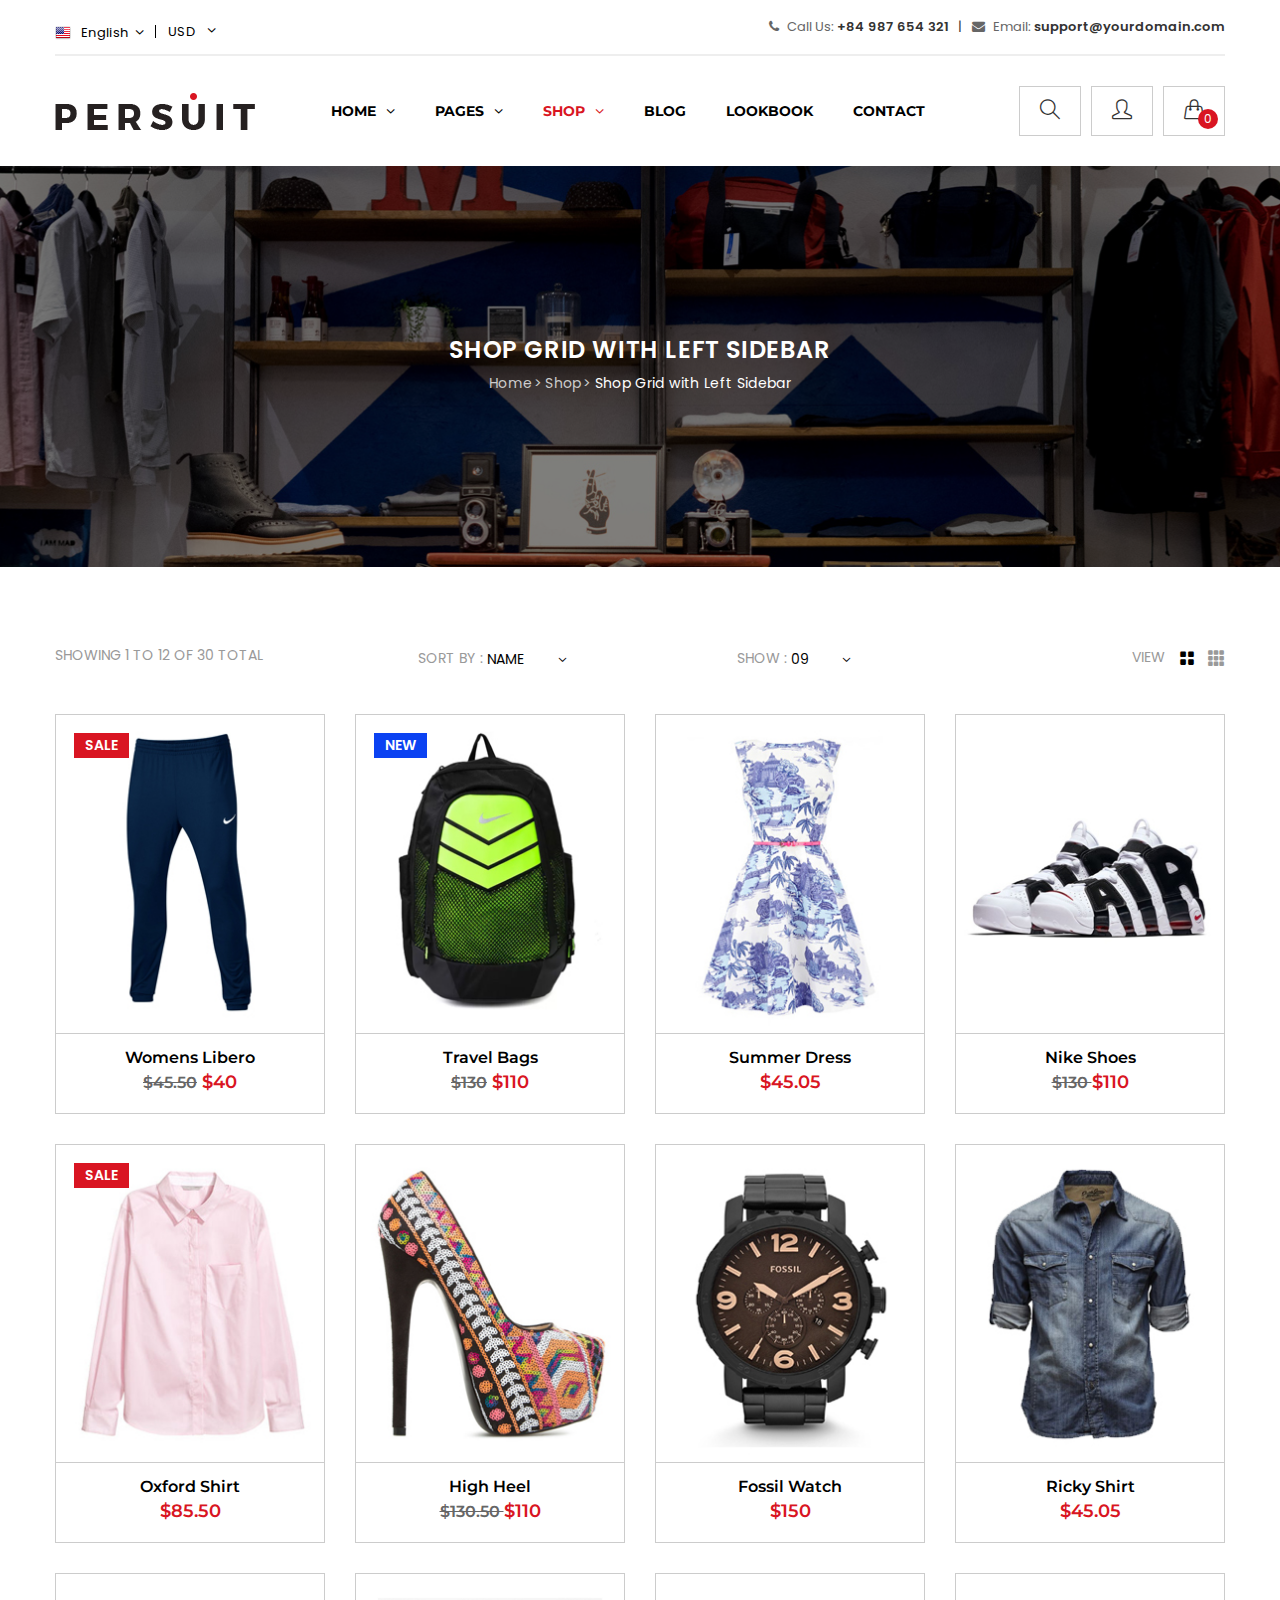
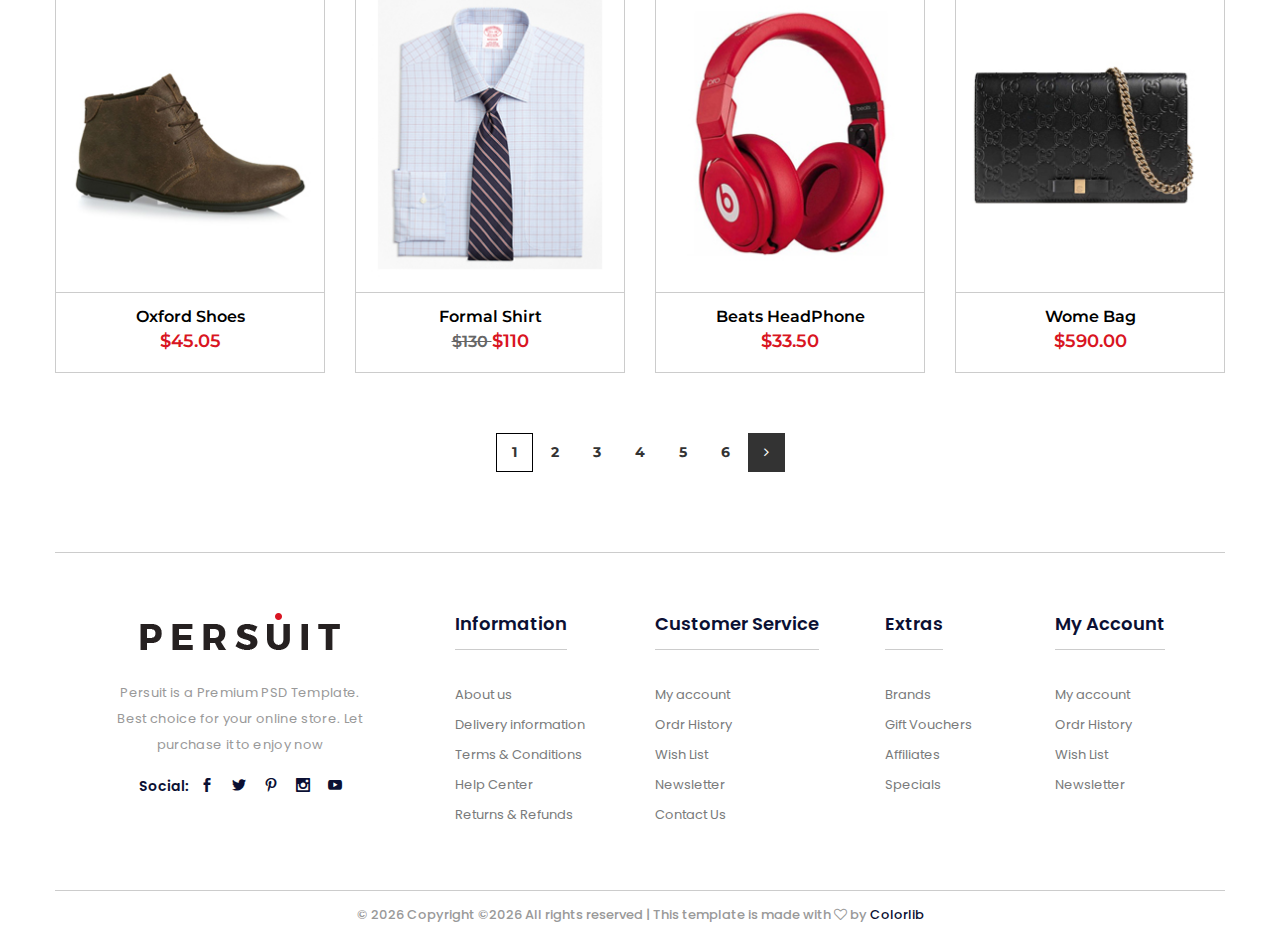
<file: persuit/categories-no-sidebar-4column.html>
<!DOCTYPE html>
<html lang="en">
    <head>
        <meta charset="utf-8">
        <meta http-equiv="X-UA-Compatible" content="IE=edge">
        <meta name="viewport" content="width=device-width, initial-scale=1">
        
        <link rel="icon" href="img/fav-icon.png" type="image/x-icon" />
        <!-- The above 3 meta tags *must* come first in the head; any other head content must come *after* these tags -->
        <title>Persuit</title>

        <!-- Icon css link -->
        <link href="css/font-awesome.min.css" rel="stylesheet">
        <link href="vendors/line-icon/css/simple-line-icons.css" rel="stylesheet">
        <link href="vendors/elegant-icon/style.css" rel="stylesheet">
        <!-- Bootstrap -->
        <link href="css/bootstrap.min.css" rel="stylesheet">
        
        <!-- Rev slider css -->
        <link href="vendors/revolution/css/settings.css" rel="stylesheet">
        <link href="vendors/revolution/css/layers.css" rel="stylesheet">
        <link href="vendors/revolution/css/navigation.css" rel="stylesheet">
        
        <!-- Extra plugin css -->
        <link href="vendors/owl-carousel/owl.carousel.min.css" rel="stylesheet">
        <link href="vendors/bootstrap-selector/css/bootstrap-select.min.css" rel="stylesheet">
        <link href="vendors/jquery-ui/jquery-ui.css" rel="stylesheet">
        
        <link href="css/style.css" rel="stylesheet">
        <link href="css/responsive.css" rel="stylesheet">

        <!-- HTML5 shim and Respond.js for IE8 support of HTML5 elements and media queries -->
        <!-- WARNING: Respond.js doesn't work if you view the page via file:// -->
        <!--[if lt IE 9]>
        <script src="https://oss.maxcdn.com/html5shiv/3.7.3/html5shiv.min.js"></script>
        <script src="https://oss.maxcdn.com/respond/1.4.2/respond.min.js"></script>
        <![endif]-->
    </head>
    <body>
        
        <!--================Menu Area =================-->
        <header class="shop_header_area carousel_menu_area">
            <div class="carousel_top_header row m0">
                <div class="container">
                    <div class="carousel_top_h_inner">
                        <div class="float-md-left">
                            <div class="top_header_left">
                                <div class="selector">
                                    <select class="language_drop" name="countries" id="countries" style="width:300px;">
                                      <option value='yt' data-image="img/icon/flag-1.png" data-imagecss="flag yt" data-title="English">English</option>
                                      <option value='yu' data-image="img/icon/flag-1.png" data-imagecss="flag yu" data-title="Bangladesh">Bangla</option>
                                      <option value='yt' data-image="img/icon/flag-1.png" data-imagecss="flag yt" data-title="English">English</option>
                                      <option value='yu' data-image="img/icon/flag-1.png" data-imagecss="flag yu" data-title="Bangladesh">Bangla</option>
                                    </select>
                                </div>
                                <select class="selectpicker usd_select">
                                    <option>USD</option>
                                    <option>$</option>
                                    <option>$</option>
                                </select>
                            </div>
                        </div>
                        <div class="float-md-right">
                            <div class="top_header_middle">
                                <a href="#"><i class="fa fa-phone"></i> Call Us: <span>+84 987 654 321</span></a>
                                <a href="#"><i class="fa fa-envelope"></i> Email: <span>support@yourdomain.com</span></a>
                            </div>
                        </div>
                    </div>
                </div>
            </div>
            <div class="carousel_menu_inner">
                <div class="container">
                    <nav class="navbar navbar-expand-lg navbar-light bg-light">
                        <a class="navbar-brand" href="#"><img src="img/logo.png" alt=""></a>
                        <button class="navbar-toggler" type="button" data-toggle="collapse" data-target="#navbarSupportedContent" aria-controls="navbarSupportedContent" aria-expanded="false" aria-label="Toggle navigation">
                        <span class="navbar-toggler-icon"></span>

                        </button>

                        <div class="collapse navbar-collapse" id="navbarSupportedContent">
                            <ul class="navbar-nav mr-auto">
                                <li class="nav-item dropdown submenu">
                                    <a class="nav-link dropdown-toggle" href="#" role="button" data-toggle="dropdown" aria-haspopup="true" aria-expanded="false">
                                    Home <i class="fa fa-angle-down" aria-hidden="true"></i>
                                    </a>
                                    <ul class="dropdown-menu">
                                        <li class="nav-item"><a class="nav-link" href="index.html">Home Simple</a></li>
                                        <li class="nav-item"><a class="nav-link" href="home-carousel.html">Home Carousel</a></li>
                                        <li class="nav-item"><a class="nav-link" href="home-fullwidth.html">Home Full Width</a></li>
                                        <li class="nav-item"><a class="nav-link" href="home-parallax.html">Home Parallax</a></li>
                                        <li class="nav-item"><a class="nav-link" href="home-sidebar.html">Home Boxed</a></li>
                                        <li class="nav-item"><a class="nav-link" href="home-fixed-menu.html">Home Fixed</a></li>
                                    </ul>
                                </li>
                                <li class="nav-item dropdown submenu">
                                    <a class="nav-link dropdown-toggle" href="#" role="button" data-toggle="dropdown" aria-haspopup="true" aria-expanded="false">
                                    Pages <i class="fa fa-angle-down" aria-hidden="true"></i>
                                    </a>
                                    <ul class="dropdown-menu">
                                        <li class="nav-item"><a class="nav-link" href="compare.html">Compare</a></li>
                                        <li class="nav-item"><a class="nav-link" href="checkout.html">Checkout Method</a></li>
                                        <li class="nav-item"><a class="nav-link" href="register.html">Checkout Register</a></li>
                                        <li class="nav-item"><a class="nav-link" href="track.html">Track</a></li>
                                        <li class="nav-item"><a class="nav-link" href="login.html">Login</a></li>
                                        <li class="nav-item"><a class="nav-link" href="404.html">404</a></li>
                                    </ul>
                                </li>
                                <li class="nav-item dropdown submenu active">
                                    <a class="nav-link dropdown-toggle" href="#" role="button" data-toggle="dropdown" aria-haspopup="true" aria-expanded="false">
                                    Shop <i class="fa fa-angle-down" aria-hidden="true"></i>
                                    </a>
                                    <ul class="dropdown-menu">
                                        <li class="nav-item"><a class="nav-link" href="categories-no-sidebar-2column.html">Prodcut No Sidebar</a></li>
                                        <li class="nav-item"><a class="nav-link" href="categories-no-sidebar-3column.html">Prodcut Two Column</a></li>
                                        <li class="nav-item"><a class="nav-link" href="categories-no-sidebar-4column.html">Product Grid</a></li>
                                        <li class="nav-item"><a class="nav-link" href="categories-left-sidebar.html">Categories Left Sidebar</a></li>
                                        <li class="nav-item"><a class="nav-link" href="categories-right-sidebar.html">Categories Right Sidebar</a></li>
                                        <li class="nav-item"><a class="nav-link" href="categories-grid-left-sidebar.html">Categories Grid Sidebar</a></li>
                                        <li class="nav-item"><a class="nav-link" href="product-details.html">Prodcut Details 01</a></li>
                                        <li class="nav-item"><a class="nav-link" href="product-details2.html">Prodcut Details 02</a></li>
                                        <li class="nav-item"><a class="nav-link" href="product-details3.html">Prodcut Details 03</a></li>
                                        <li class="nav-item"><a class="nav-link" href="shopping-cart.html">Shopping Cart 01</a></li>
                                        <li class="nav-item"><a class="nav-link" href="shopping-cart2.html">Shopping Cart 02</a></li>
                                        <li class="nav-item"><a class="nav-link" href="empty-cart.html">Empty Cart</a></li>
                                    </ul>
                                </li>
                                <li class="nav-item"><a class="nav-link" href="#">Blog</a></li>
                                <li class="nav-item"><a class="nav-link" href="#">lookbook</a></li>
                                <li class="nav-item"><a class="nav-link" href="contact.html">Contact</a></li>
                            </ul>
                            <ul class="navbar-nav justify-content-end">
                                <li class="search_icon"><a href="#"><i class="icon-magnifier icons"></i></a></li>
                                <li class="user_icon"><a href="#"><i class="icon-user icons"></i></a></li>
                                <li class="cart_cart"><a href="#"><i class="icon-handbag icons"></i></a></li>
                            </ul>
                        </div>
                    </nav>
                </div>
            </div>
        </header>
        <!--================End Menu Area =================-->
        
        <!--================Categories Banner Area =================-->
        <section class="categories_banner_area">
            <div class="container">
                <div class="c_banner_inner">
                    <h3>shop grid with left sidebar</h3>
                    <ul>
                        <li><a href="#">Home</a></li>
                        <li><a href="#">Shop</a></li>
                        <li class="current"><a href="#">Shop Grid with Left Sidebar</a></li>
                    </ul>
                </div>
            </div>
        </section>
        <!--================End Categories Banner Area =================-->
        
        <!--================Categories Product Area =================-->
        <section class="no_sidebar_2column_area">
            <div class="container">
                <div class="showing_fillter">
                    <div class="row m0">
                        <div class="first_fillter">
                            <h4>Showing 1 to 12 of 30 total</h4>
                        </div>
                        <div class="secand_fillter">
                            <h4>SORT BY :</h4>
                            <select class="selectpicker">
                                <option>Name</option>
                                <option>Name 2</option>
                                <option>Name 3</option>
                            </select>
                        </div>
                        <div class="third_fillter">
                            <h4>Show : </h4>
                            <select class="selectpicker">
                                <option>09</option>
                                <option>10</option>
                                <option>10</option>
                            </select>
                        </div>
                        <div class="four_fillter">
                            <h4>View</h4>
                            <a class="active" href="#"><i class="icon_grid-2x2"></i></a>
                            <a href="#"><i class="icon_grid-3x3"></i></a>
                        </div>
                    </div>
                </div>
                <div class="two_column_product">
                    <div class="row">
                        <div class="col-lg-3 col-sm-6">
                            <div class="l_product_item">
                                <div class="l_p_img">
                                    <img class="img-fluid" src="img/product/l-product-1.jpg" alt="">
                                    <h5 class="sale">Sale</h5>
                                </div>
                                <div class="l_p_text">
                                   <ul>
                                        <li class="p_icon"><a href="#"><i class="icon_piechart"></i></a></li>
                                        <li><a class="add_cart_btn" href="#">Add To Cart</a></li>
                                        <li class="p_icon"><a href="#"><i class="icon_heart_alt"></i></a></li>
                                    </ul>
                                    <h4>Womens Libero</h4>
                                    <h5><del>$45.50</del>  $40</h5>
                                </div>
                            </div>
                        </div>
                        <div class="col-lg-3 col-sm-6">
                            <div class="l_product_item">
                                <div class="l_p_img">
                                    <img class="img-fluid" src="img/product/l-product-2.jpg" alt="">
                                    <h5 class="new">New</h5>
                                </div>
                                <div class="l_p_text">
                                   <ul>
                                        <li class="p_icon"><a href="#"><i class="icon_piechart"></i></a></li>
                                        <li><a class="add_cart_btn" href="#">Add To Cart</a></li>
                                        <li class="p_icon"><a href="#"><i class="icon_heart_alt"></i></a></li>
                                    </ul>
                                    <h4>Travel Bags</h4>
                                    <h5><del>$130</del>  $110</h5>
                                </div>
                            </div>
                        </div>
                        <div class="col-lg-3 col-sm-6">
                            <div class="l_product_item">
                                <div class="l_p_img">
                                    <img class="img-fluid" src="img/product/l-product-3.jpg" alt="">
                                </div>
                                <div class="l_p_text">
                                   <ul>
                                        <li class="p_icon"><a href="#"><i class="icon_piechart"></i></a></li>
                                        <li><a class="add_cart_btn" href="#">Add To Cart</a></li>
                                        <li class="p_icon"><a href="#"><i class="icon_heart_alt"></i></a></li>
                                    </ul>
                                    <h4>Summer Dress</h4>
                                    <h5>$45.05</h5>
                                </div>
                            </div>
                        </div>
                        <div class="col-lg-3 col-sm-6">
                            <div class="l_product_item">
                                <div class="l_p_img">
                                    <img class="img-fluid" src="img/product/l-product-4.jpg" alt="">
                                </div>
                                <div class="l_p_text">
                                   <ul>
                                        <li class="p_icon"><a href="#"><i class="icon_piechart"></i></a></li>
                                        <li><a class="add_cart_btn" href="#">Add To Cart</a></li>
                                        <li class="p_icon"><a href="#"><i class="icon_heart_alt"></i></a></li>
                                    </ul>
                                    <h4>Nike Shoes</h4>
                                    <h5><del>$130 </del>  $110</h5>
                                </div>
                            </div>
                        </div>
                        <div class="col-lg-3 col-sm-6">
                            <div class="l_product_item">
                                <div class="l_p_img">
                                    <img class="img-fluid" src="img/product/l-product-5.jpg" alt="">
                                    <h5 class="sale">Sale</h5>
                                </div>
                                <div class="l_p_text">
                                   <ul>
                                        <li class="p_icon"><a href="#"><i class="icon_piechart"></i></a></li>
                                        <li><a class="add_cart_btn" href="#">Add To Cart</a></li>
                                        <li class="p_icon"><a href="#"><i class="icon_heart_alt"></i></a></li>
                                    </ul>
                                    <h4>Oxford Shirt</h4>
                                    <h5>$85.50</h5>
                                </div>
                            </div>
                        </div>
                        <div class="col-lg-3 col-sm-6">
                            <div class="l_product_item">
                                <div class="l_p_img">
                                    <img class="img-fluid" src="img/product/l-product-6.jpg" alt="">
                                </div>
                                <div class="l_p_text">
                                   <ul>
                                        <li class="p_icon"><a href="#"><i class="icon_piechart"></i></a></li>
                                        <li><a class="add_cart_btn" href="#">Add To Cart</a></li>
                                        <li class="p_icon"><a href="#"><i class="icon_heart_alt"></i></a></li>
                                    </ul>
                                    <h4>High Heel</h4>
                                    <h5><del>$130.50 </del>  $110</h5>
                                </div>
                            </div>
                        </div>
                        <div class="col-lg-3 col-sm-6">
                            <div class="l_product_item">
                                <div class="l_p_img">
                                    <img class="img-fluid" src="img/product/l-product-7.jpg" alt="">
                                </div>
                                <div class="l_p_text">
                                   <ul>
                                        <li class="p_icon"><a href="#"><i class="icon_piechart"></i></a></li>
                                        <li><a class="add_cart_btn" href="#">Add To Cart</a></li>
                                        <li class="p_icon"><a href="#"><i class="icon_heart_alt"></i></a></li>
                                    </ul>
                                    <h4>Fossil Watch</h4>
                                    <h5>$150</h5>
                                </div>
                            </div>
                        </div>
                        <div class="col-lg-3 col-sm-6">
                            <div class="l_product_item">
                                <div class="l_p_img">
                                    <img class="img-fluid" src="img/product/l-product-8.jpg" alt="">
                                </div>
                                <div class="l_p_text">
                                   <ul>
                                        <li class="p_icon"><a href="#"><i class="icon_piechart"></i></a></li>
                                        <li><a class="add_cart_btn" href="#">Add To Cart</a></li>
                                        <li class="p_icon"><a href="#"><i class="icon_heart_alt"></i></a></li>
                                    </ul>
                                    <h4>Ricky Shirt</h4>
                                    <h5>$45.05</h5>
                                </div>
                            </div>
                        </div>
                        <div class="col-lg-3 col-sm-6">
                            <div class="l_product_item">
                                <div class="l_p_img">
                                    <img class="img-fluid" src="img/product/four-column/product-1.jpg" alt="">
                                </div>
                                <div class="l_p_text">
                                   <ul>
                                        <li class="p_icon"><a href="#"><i class="icon_piechart"></i></a></li>
                                        <li><a class="add_cart_btn" href="#">Add To Cart</a></li>
                                        <li class="p_icon"><a href="#"><i class="icon_heart_alt"></i></a></li>
                                    </ul>
                                    <h4>Oxford Shoes</h4>
                                    <h5>$45.05</h5>
                                </div>
                            </div>
                        </div>
                        <div class="col-lg-3 col-sm-6">
                            <div class="l_product_item">
                                <div class="l_p_img">
                                    <img class="img-fluid" src="img/product/four-column/product-2.jpg" alt="">
                                </div>
                                <div class="l_p_text">
                                   <ul>
                                        <li class="p_icon"><a href="#"><i class="icon_piechart"></i></a></li>
                                        <li><a class="add_cart_btn" href="#">Add To Cart</a></li>
                                        <li class="p_icon"><a href="#"><i class="icon_heart_alt"></i></a></li>
                                    </ul>
                                    <h4>Formal Shirt</h4>
                                    <h5><del>$130 </del> $110</h5>
                                </div>
                            </div>
                        </div>
                        <div class="col-lg-3 col-sm-6">
                            <div class="l_product_item">
                                <div class="l_p_img">
                                    <img class="img-fluid" src="img/product/four-column/product-3.jpg" alt="">
                                </div>
                                <div class="l_p_text">
                                   <ul>
                                        <li class="p_icon"><a href="#"><i class="icon_piechart"></i></a></li>
                                        <li><a class="add_cart_btn" href="#">Add To Cart</a></li>
                                        <li class="p_icon"><a href="#"><i class="icon_heart_alt"></i></a></li>
                                    </ul>
                                    <h4>Beats HeadPhone</h4>
                                    <h5>$33.50</h5>
                                </div>
                            </div>
                        </div>
                        <div class="col-lg-3 col-sm-6">
                            <div class="l_product_item">
                                <div class="l_p_img">
                                    <img class="img-fluid" src="img/product/four-column/product-4.jpg" alt="">
                                </div>
                                <div class="l_p_text">
                                   <ul>
                                        <li class="p_icon"><a href="#"><i class="icon_piechart"></i></a></li>
                                        <li><a class="add_cart_btn" href="#">Add To Cart</a></li>
                                        <li class="p_icon"><a href="#"><i class="icon_heart_alt"></i></a></li>
                                    </ul>
                                    <h4>Wome Bag</h4>
                                    <h5>$590.00</h5>
                                </div>
                            </div>
                        </div>
                    </div>
                    <nav aria-label="Page navigation example" class="pagination_area">
                      <ul class="pagination">
                        <li class="page-item"><a class="page-link" href="#">1</a></li>
                        <li class="page-item"><a class="page-link" href="#">2</a></li>
                        <li class="page-item"><a class="page-link" href="#">3</a></li>
                        <li class="page-item"><a class="page-link" href="#">4</a></li>
                        <li class="page-item"><a class="page-link" href="#">5</a></li>
                        <li class="page-item"><a class="page-link" href="#">6</a></li>
                        <li class="page-item next"><a class="page-link" href="#"><i class="fa fa-angle-right" aria-hidden="true"></i></a></li>
                      </ul>
                    </nav>
                </div>
            </div>
        </section>
        <!--================End Categories Product Area =================-->
        
        <!--================Footer Area =================-->
        <footer class="footer_area">
            <div class="container">
                <div class="footer_widgets">
                    <div class="row">
                        <div class="col-lg-4 col-md-4 col-6">
                            <aside class="f_widget f_about_widget">
                                <img src="img/logo.png" alt="">
                                <p>Persuit is a Premium PSD Template. Best choice for your online store. Let purchase it to enjoy now</p>
                                <h6>Social:</h6>
                                <ul>
                                    <li><a href="#"><i class="social_facebook"></i></a></li>
                                    <li><a href="#"><i class="social_twitter"></i></a></li>
                                    <li><a href="#"><i class="social_pinterest"></i></a></li>
                                    <li><a href="#"><i class="social_instagram"></i></a></li>
                                    <li><a href="#"><i class="social_youtube"></i></a></li>
                                </ul>
                            </aside>
                        </div>
                        <div class="col-lg-2 col-md-4 col-6">
                            <aside class="f_widget link_widget f_info_widget">
                                <div class="f_w_title">
                                    <h3>Information</h3>
                                </div>
                                <ul>
                                    <li><a href="#">About us</a></li>
                                    <li><a href="#">Delivery information</a></li>
                                    <li><a href="#">Terms & Conditions</a></li>
                                    <li><a href="#">Help Center</a></li>
                                    <li><a href="#">Returns & Refunds</a></li>
                                </ul>
                            </aside>
                        </div>
                        <div class="col-lg-2 col-md-4 col-6">
                            <aside class="f_widget link_widget f_service_widget">
                                <div class="f_w_title">
                                    <h3>Customer Service</h3>
                                </div>
                                <ul>
                                    <li><a href="#">My account</a></li>
                                    <li><a href="#">Ordr History</a></li>
                                    <li><a href="#">Wish List</a></li>
                                    <li><a href="#">Newsletter</a></li>
                                    <li><a href="#">Contact Us</a></li>
                                </ul>
                            </aside>
                        </div>
                        <div class="col-lg-2 col-md-4 col-6">
                            <aside class="f_widget link_widget f_extra_widget">
                                <div class="f_w_title">
                                    <h3>Extras</h3>
                                </div>
                                <ul>
                                    <li><a href="#">Brands</a></li>
                                    <li><a href="#">Gift Vouchers</a></li>
                                    <li><a href="#">Affiliates</a></li>
                                    <li><a href="#">Specials</a></li>
                                </ul>
                            </aside>
                        </div>
                        <div class="col-lg-2 col-md-4 col-6">
                            <aside class="f_widget link_widget f_account_widget">
                                <div class="f_w_title">
                                    <h3>My Account</h3>
                                </div>
                                <ul>
                                    <li><a href="#">My account</a></li>
                                    <li><a href="#">Ordr History</a></li>
                                    <li><a href="#">Wish List</a></li>
                                    <li><a href="#">Newsletter</a></li>
                                </ul>
                            </aside>
                        </div>
                    </div>
                </div>
                <div class="footer_copyright">
                    <h5>© <script>document.write(new Date().getFullYear());</script> <!-- Link back to Colorlib can't be removed. Template is licensed under CC BY 3.0. -->
Copyright &copy;<script>document.write(new Date().getFullYear());</script> All rights reserved | This template is made with <i class="fa fa-heart-o" aria-hidden="true"></i> by <a href="https://colorlib.com" target="_blank">Colorlib</a>
<!-- Link back to Colorlib can't be removed. Template is licensed under CC BY 3.0. -->
</h5>
                </div>
            </div>
        </footer>
        <!--================End Footer Area =================-->
        
        
        
        
        <!-- jQuery (necessary for Bootstrap's JavaScript plugins) -->
        <script src="js/jquery-3.2.1.min.js"></script>
        <!-- Include all compiled plugins (below), or include individual files as needed -->
        <script src="js/popper.min.js"></script>
        <script src="js/bootstrap.min.js"></script>
        <!-- Rev slider js -->
        <script src="vendors/revolution/js/jquery.themepunch.tools.min.js"></script>
        <script src="vendors/revolution/js/jquery.themepunch.revolution.min.js"></script>
        <script src="vendors/revolution/js/extensions/revolution.extension.actions.min.js"></script>
        <script src="vendors/revolution/js/extensions/revolution.extension.video.min.js"></script>
        <script src="vendors/revolution/js/extensions/revolution.extension.slideanims.min.js"></script>
        <script src="vendors/revolution/js/extensions/revolution.extension.layeranimation.min.js"></script>
        <script src="vendors/revolution/js/extensions/revolution.extension.navigation.min.js"></script>
        <script src="vendors/revolution/js/extensions/revolution.extension.slideanims.min.js"></script>
        <!-- Extra plugin css -->
        <script src="vendors/counterup/jquery.waypoints.min.js"></script>
        <script src="vendors/counterup/jquery.counterup.min.js"></script>
        <script src="vendors/owl-carousel/owl.carousel.min.js"></script>
        <script src="vendors/bootstrap-selector/js/bootstrap-select.min.js"></script>
        <script src="vendors/image-dropdown/jquery.dd.min.js"></script>
        <script src="js/smoothscroll.js"></script>
        <script src="vendors/isotope/imagesloaded.pkgd.min.js"></script>
        <script src="vendors/isotope/isotope.pkgd.min.js"></script>
        <script src="vendors/magnify-popup/jquery.magnific-popup.min.js"></script>
        <script src="vendors/vertical-slider/js/jQuery.verticalCarousel.js"></script>
        <script src="vendors/jquery-ui/jquery-ui.js"></script>
        
        <script src="js/theme.js"></script>
    </body>
</html>
</file>
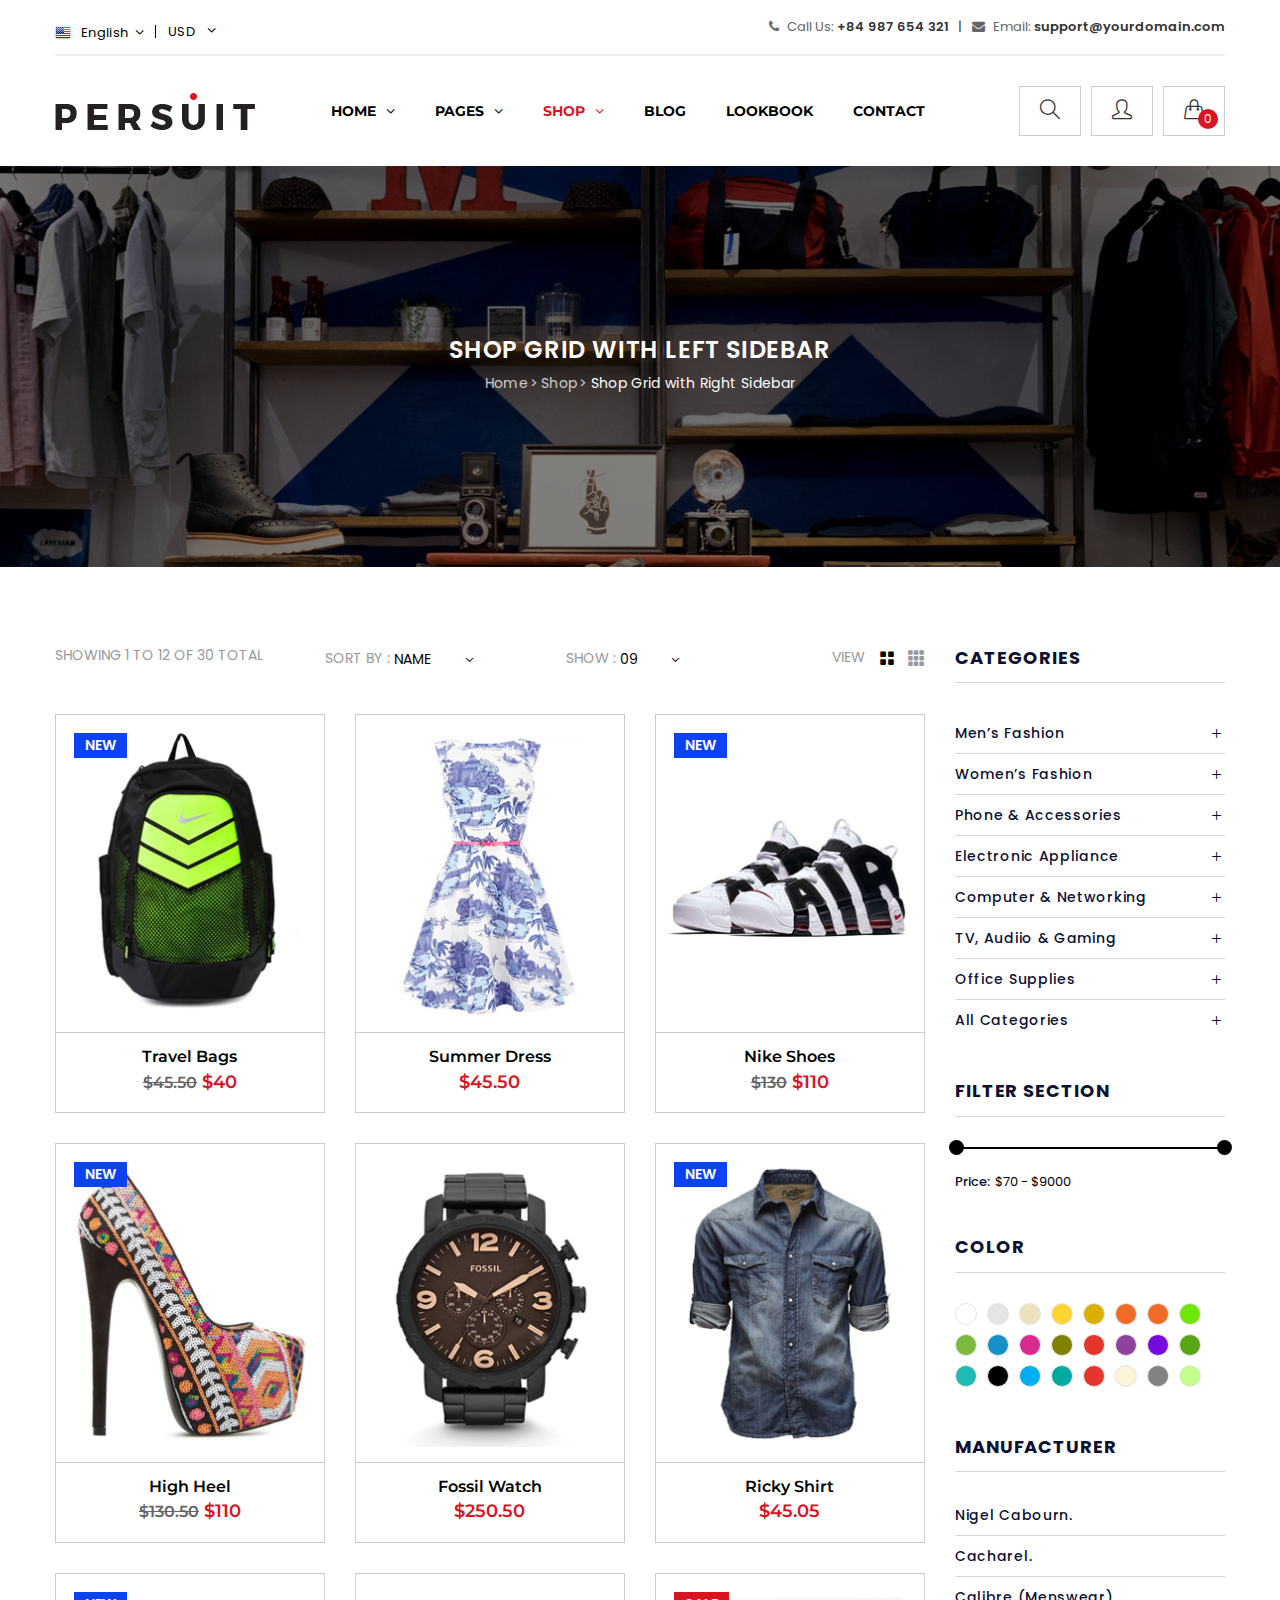
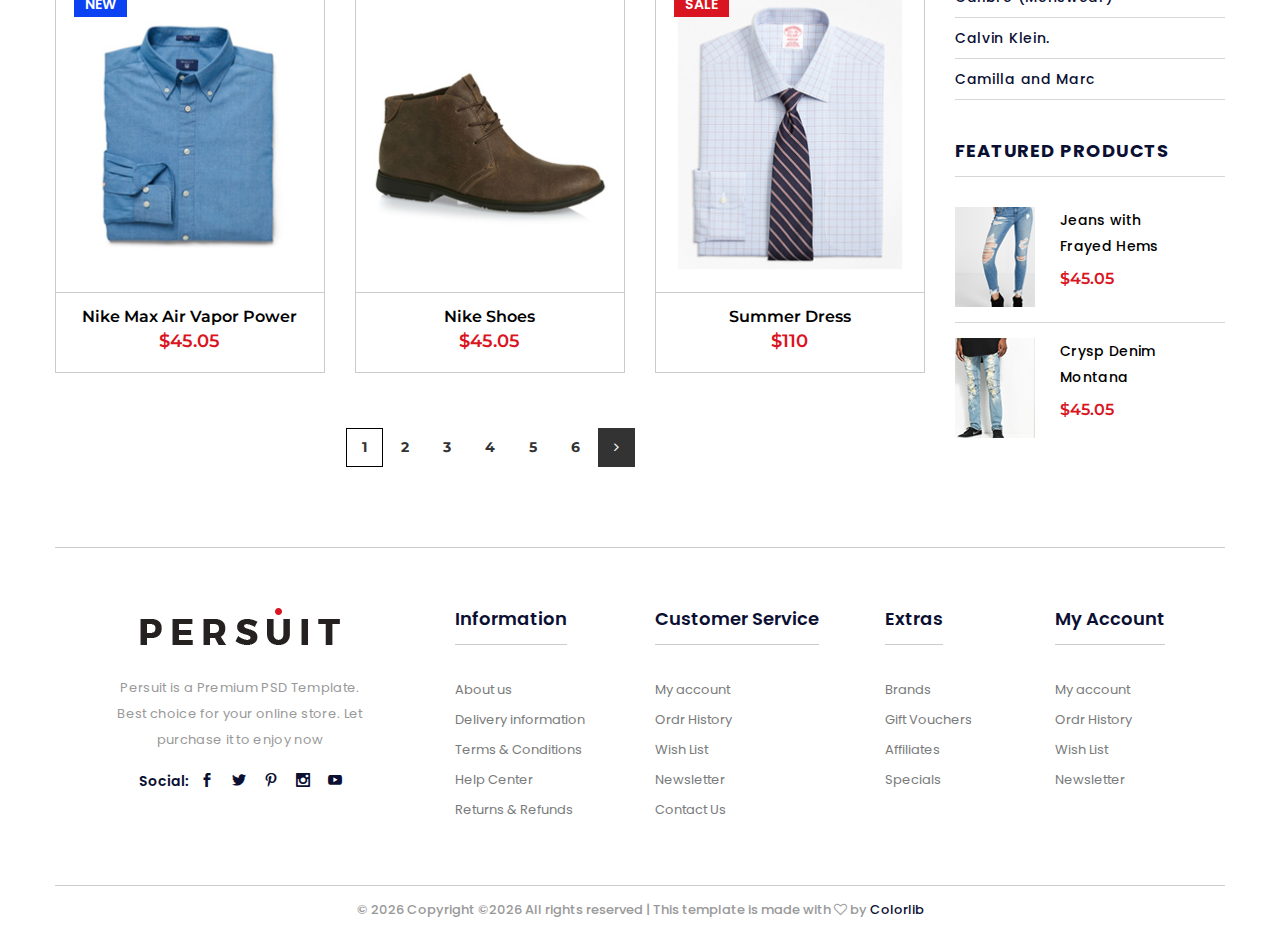
<file: persuit/categories-right-sidebar.html>
<!DOCTYPE html>
<html lang="en">
    <head>
        <meta charset="utf-8">
        <meta http-equiv="X-UA-Compatible" content="IE=edge">
        <meta name="viewport" content="width=device-width, initial-scale=1">
        
        <link rel="icon" href="img/fav-icon.png" type="image/x-icon" />
        <!-- The above 3 meta tags *must* come first in the head; any other head content must come *after* these tags -->
        <title>Persuit</title>

        <!-- Icon css link -->
        <link href="css/font-awesome.min.css" rel="stylesheet">
        <link href="vendors/line-icon/css/simple-line-icons.css" rel="stylesheet">
        <link href="vendors/elegant-icon/style.css" rel="stylesheet">
        <!-- Bootstrap -->
        <link href="css/bootstrap.min.css" rel="stylesheet">
        
        <!-- Rev slider css -->
        <link href="vendors/revolution/css/settings.css" rel="stylesheet">
        <link href="vendors/revolution/css/layers.css" rel="stylesheet">
        <link href="vendors/revolution/css/navigation.css" rel="stylesheet">
        
        <!-- Extra plugin css -->
        <link href="vendors/owl-carousel/owl.carousel.min.css" rel="stylesheet">
        <link href="vendors/bootstrap-selector/css/bootstrap-select.min.css" rel="stylesheet">
        <link href="vendors/jquery-ui/jquery-ui.css" rel="stylesheet">
        
        <link href="css/style.css" rel="stylesheet">
        <link href="css/responsive.css" rel="stylesheet">

        <!-- HTML5 shim and Respond.js for IE8 support of HTML5 elements and media queries -->
        <!-- WARNING: Respond.js doesn't work if you view the page via file:// -->
        <!--[if lt IE 9]>
        <script src="https://oss.maxcdn.com/html5shiv/3.7.3/html5shiv.min.js"></script>
        <script src="https://oss.maxcdn.com/respond/1.4.2/respond.min.js"></script>
        <![endif]-->
    </head>
    <body>
        
        <!--================Menu Area =================-->
        <header class="shop_header_area carousel_menu_area">
            <div class="carousel_top_header row m0">
                <div class="container">
                    <div class="carousel_top_h_inner">
                        <div class="float-md-left">
                            <div class="top_header_left">
                                <div class="selector">
                                    <select class="language_drop" name="countries" id="countries" style="width:300px;">
                                      <option value='yt' data-image="img/icon/flag-1.png" data-imagecss="flag yt" data-title="English">English</option>
                                      <option value='yu' data-image="img/icon/flag-1.png" data-imagecss="flag yu" data-title="Bangladesh">Bangla</option>
                                      <option value='yt' data-image="img/icon/flag-1.png" data-imagecss="flag yt" data-title="English">English</option>
                                      <option value='yu' data-image="img/icon/flag-1.png" data-imagecss="flag yu" data-title="Bangladesh">Bangla</option>
                                    </select>
                                </div>
                                <select class="selectpicker usd_select">
                                    <option>USD</option>
                                    <option>$</option>
                                    <option>$</option>
                                </select>
                            </div>
                        </div>
                        <div class="float-md-right">
                            <div class="top_header_middle">
                                <a href="#"><i class="fa fa-phone"></i> Call Us: <span>+84 987 654 321</span></a>
                                <a href="#"><i class="fa fa-envelope"></i> Email: <span>support@yourdomain.com</span></a>
                            </div>
                        </div>
                    </div>
                </div>
            </div>
            <div class="carousel_menu_inner">
                <div class="container">
                    <nav class="navbar navbar-expand-lg navbar-light bg-light">
                        <a class="navbar-brand" href="#"><img src="img/logo.png" alt=""></a>
                        <button class="navbar-toggler" type="button" data-toggle="collapse" data-target="#navbarSupportedContent" aria-controls="navbarSupportedContent" aria-expanded="false" aria-label="Toggle navigation">
                        <span class="navbar-toggler-icon"></span>

                        </button>

                        <div class="collapse navbar-collapse" id="navbarSupportedContent">
                            <ul class="navbar-nav mr-auto">
                                <li class="nav-item dropdown submenu">
                                    <a class="nav-link dropdown-toggle" href="#" role="button" data-toggle="dropdown" aria-haspopup="true" aria-expanded="false">
                                    Home <i class="fa fa-angle-down" aria-hidden="true"></i>
                                    </a>
                                    <ul class="dropdown-menu">
                                        <li class="nav-item"><a class="nav-link" href="index.html">Home Simple</a></li>
                                        <li class="nav-item"><a class="nav-link" href="home-carousel.html">Home Carousel</a></li>
                                        <li class="nav-item"><a class="nav-link" href="home-fullwidth.html">Home Full Width</a></li>
                                        <li class="nav-item"><a class="nav-link" href="home-parallax.html">Home Parallax</a></li>
                                        <li class="nav-item"><a class="nav-link" href="home-sidebar.html">Home Boxed</a></li>
                                        <li class="nav-item"><a class="nav-link" href="home-fixed-menu.html">Home Fixed</a></li>
                                    </ul>
                                </li>
                                <li class="nav-item dropdown submenu">
                                    <a class="nav-link dropdown-toggle" href="#" role="button" data-toggle="dropdown" aria-haspopup="true" aria-expanded="false">
                                    Pages <i class="fa fa-angle-down" aria-hidden="true"></i>
                                    </a>
                                    <ul class="dropdown-menu">
                                        <li class="nav-item"><a class="nav-link" href="compare.html">Compare</a></li>
                                        <li class="nav-item"><a class="nav-link" href="checkout.html">Checkout Method</a></li>
                                        <li class="nav-item"><a class="nav-link" href="register.html">Checkout Register</a></li>
                                        <li class="nav-item"><a class="nav-link" href="track.html">Track</a></li>
                                        <li class="nav-item"><a class="nav-link" href="login.html">Login</a></li>
                                        <li class="nav-item"><a class="nav-link" href="404.html">404</a></li>
                                    </ul>
                                </li>
                                <li class="nav-item dropdown submenu active">
                                    <a class="nav-link dropdown-toggle" href="#" role="button" data-toggle="dropdown" aria-haspopup="true" aria-expanded="false">
                                    Shop <i class="fa fa-angle-down" aria-hidden="true"></i>
                                    </a>
                                    <ul class="dropdown-menu">
                                        <li class="nav-item"><a class="nav-link" href="categories-no-sidebar-2column.html">Prodcut No Sidebar</a></li>
                                        <li class="nav-item"><a class="nav-link" href="categories-no-sidebar-3column.html">Prodcut Two Column</a></li>
                                        <li class="nav-item"><a class="nav-link" href="categories-no-sidebar-4column.html">Product Grid</a></li>
                                        <li class="nav-item"><a class="nav-link" href="categories-left-sidebar.html">Categories Left Sidebar</a></li>
                                        <li class="nav-item"><a class="nav-link" href="categories-right-sidebar.html">Categories Right Sidebar</a></li>
                                        <li class="nav-item"><a class="nav-link" href="categories-grid-left-sidebar.html">Categories Grid Sidebar</a></li>
                                        <li class="nav-item"><a class="nav-link" href="product-details.html">Prodcut Details 01</a></li>
                                        <li class="nav-item"><a class="nav-link" href="product-details2.html">Prodcut Details 02</a></li>
                                        <li class="nav-item"><a class="nav-link" href="product-details3.html">Prodcut Details 03</a></li>
                                        <li class="nav-item"><a class="nav-link" href="shopping-cart.html">Shopping Cart 01</a></li>
                                        <li class="nav-item"><a class="nav-link" href="shopping-cart2.html">Shopping Cart 02</a></li>
                                        <li class="nav-item"><a class="nav-link" href="empty-cart.html">Empty Cart</a></li>
                                    </ul>
                                </li>
                                <li class="nav-item"><a class="nav-link" href="#">Blog</a></li>
                                <li class="nav-item"><a class="nav-link" href="#">lookbook</a></li>
                                <li class="nav-item"><a class="nav-link" href="contact.html">Contact</a></li>
                            </ul>
                            <ul class="navbar-nav justify-content-end">
                                <li class="search_icon"><a href="#"><i class="icon-magnifier icons"></i></a></li>
                                <li class="user_icon"><a href="#"><i class="icon-user icons"></i></a></li>
                                <li class="cart_cart"><a href="#"><i class="icon-handbag icons"></i></a></li>
                            </ul>
                        </div>
                    </nav>
                </div>
            </div>
        </header>
        <!--================End Menu Area =================-->
        
        <!--================Categories Banner Area =================-->
        <section class="categories_banner_area">
            <div class="container">
                <div class="c_banner_inner">
                    <h3>shop grid with left sidebar</h3>
                    <ul>
                        <li><a href="#">Home</a></li>
                        <li><a href="#">Shop</a></li>
                        <li class="current"><a href="#">Shop Grid with Right Sidebar</a></li>
                    </ul>
                </div>
            </div>
        </section>
        <!--================End Categories Banner Area =================-->
        
        <!--================Categories Product Area =================-->
        <section class="categories_product_main p_80">
            <div class="container">
                <div class="categories_main_inner">
                    <div class="row">
                        <div class="col-lg-9">
                            <div class="showing_fillter">
                                <div class="row m0">
                                    <div class="first_fillter">
                                        <h4>Showing 1 to 12 of 30 total</h4>
                                    </div>
                                    <div class="secand_fillter">
                                        <h4>SORT BY :</h4>
                                        <select class="selectpicker">
                                            <option>Name</option>
                                            <option>Name 2</option>
                                            <option>Name 3</option>
                                        </select>
                                    </div>
                                    <div class="third_fillter">
                                        <h4>Show : </h4>
                                        <select class="selectpicker">
                                            <option>09</option>
                                            <option>10</option>
                                            <option>10</option>
                                        </select>
                                    </div>
                                    <div class="four_fillter">
                                        <h4>View</h4>
                                        <a class="active" href="#"><i class="icon_grid-2x2"></i></a>
                                        <a href="#"><i class="icon_grid-3x3"></i></a>
                                    </div>
                                </div>
                            </div>
                            <div class="categories_product_area">
                                <div class="row">
                                    <div class="col-lg-4 col-sm-6">
                                        <div class="l_product_item">
                                            <div class="l_p_img">
                                                <img src="img/product/c-product-1.jpg" alt="">
                                                <h5 class="new">New</h5>
                                            </div>
                                            <div class="l_p_text">
                                               <ul>
                                                    <li class="p_icon"><a href="#"><i class="icon_piechart"></i></a></li>
                                                    <li><a class="add_cart_btn" href="#">Add To Cart</a></li>
                                                    <li class="p_icon"><a href="#"><i class="icon_heart_alt"></i></a></li>
                                                </ul>
                                                <h4>Travel Bags</h4>
                                                <h5><del>$45.50</del>  $40</h5>
                                            </div>
                                        </div>
                                    </div>
                                    <div class="col-lg-4 col-sm-6">
                                        <div class="l_product_item">
                                            <div class="l_p_img">
                                                <img src="img/product/c-product-2.jpg" alt="">
                                            </div>
                                            <div class="l_p_text">
                                               <ul>
                                                    <li class="p_icon"><a href="#"><i class="icon_piechart"></i></a></li>
                                                    <li><a class="add_cart_btn" href="#">Add To Cart</a></li>
                                                    <li class="p_icon"><a href="#"><i class="icon_heart_alt"></i></a></li>
                                                </ul>
                                                <h4>Summer Dress</h4>
                                                <h5>$45.50</h5>
                                            </div>
                                        </div>
                                    </div>
                                    <div class="col-lg-4 col-sm-6">
                                        <div class="l_product_item">
                                            <div class="l_p_img">
                                                <img src="img/product/c-product-3.jpg" alt="">
                                                <h5 class="new">New</h5>
                                            </div>
                                            <div class="l_p_text">
                                               <ul>
                                                    <li class="p_icon"><a href="#"><i class="icon_piechart"></i></a></li>
                                                    <li><a class="add_cart_btn" href="#">Add To Cart</a></li>
                                                    <li class="p_icon"><a href="#"><i class="icon_heart_alt"></i></a></li>
                                                </ul>
                                                <h4>Nike Shoes</h4>
                                                <h5><del>$130</del> $110</h5>
                                            </div>
                                        </div>
                                    </div>
                                    <div class="col-lg-4 col-sm-6">
                                        <div class="l_product_item">
                                            <div class="l_p_img">
                                                <img src="img/product/c-product-4.jpg" alt="">
                                                <h5 class="new">New</h5>
                                            </div>
                                            <div class="l_p_text">
                                               <ul>
                                                    <li class="p_icon"><a href="#"><i class="icon_piechart"></i></a></li>
                                                    <li><a class="add_cart_btn" href="#">Add To Cart</a></li>
                                                    <li class="p_icon"><a href="#"><i class="icon_heart_alt"></i></a></li>
                                                </ul>
                                                <h4>High Heel</h4>
                                                <h5><del>$130.50</del>  $110</h5>
                                            </div>
                                        </div>
                                    </div>
                                    <div class="col-lg-4 col-sm-6">
                                        <div class="l_product_item">
                                            <div class="l_p_img">
                                                <img src="img/product/c-product-5.jpg" alt="">
                                            </div>
                                            <div class="l_p_text">
                                               <ul>
                                                    <li class="p_icon"><a href="#"><i class="icon_piechart"></i></a></li>
                                                    <li><a class="add_cart_btn" href="#">Add To Cart</a></li>
                                                    <li class="p_icon"><a href="#"><i class="icon_heart_alt"></i></a></li>
                                                </ul>
                                                <h4>Fossil Watch</h4>
                                                <h5>$250.50</h5>
                                            </div>
                                        </div>
                                    </div>
                                    <div class="col-lg-4 col-sm-6">
                                        <div class="l_product_item">
                                            <div class="l_p_img">
                                                <img src="img/product/c-product-6.jpg" alt="">
                                                <h5 class="new">New</h5>
                                            </div>
                                            <div class="l_p_text">
                                               <ul>
                                                    <li class="p_icon"><a href="#"><i class="icon_piechart"></i></a></li>
                                                    <li><a class="add_cart_btn" href="#">Add To Cart</a></li>
                                                    <li class="p_icon"><a href="#"><i class="icon_heart_alt"></i></a></li>
                                                </ul>
                                                <h4>Ricky Shirt</h4>
                                                <h5>$45.05</h5>
                                            </div>
                                        </div>
                                    </div>
                                    <div class="col-lg-4 col-sm-6">
                                        <div class="l_product_item">
                                            <div class="l_p_img">
                                                <img src="img/product/c-product-7.jpg" alt="">
                                                <h5 class="new">New</h5>
                                            </div>
                                            <div class="l_p_text">
                                               <ul>
                                                    <li class="p_icon"><a href="#"><i class="icon_piechart"></i></a></li>
                                                    <li><a class="add_cart_btn" href="#">Add To Cart</a></li>
                                                    <li class="p_icon"><a href="#"><i class="icon_heart_alt"></i></a></li>
                                                </ul>
                                                <h4>Nike Max Air Vapor Power</h4>
                                                <h5>$45.05</h5>
                                            </div>
                                        </div>
                                    </div>
                                    <div class="col-lg-4 col-sm-6">
                                        <div class="l_product_item">
                                            <div class="l_p_img">
                                                <img src="img/product/c-product-8.jpg" alt="">
                                            </div>
                                            <div class="l_p_text">
                                               <ul>
                                                    <li class="p_icon"><a href="#"><i class="icon_piechart"></i></a></li>
                                                    <li><a class="add_cart_btn" href="#">Add To Cart</a></li>
                                                    <li class="p_icon"><a href="#"><i class="icon_heart_alt"></i></a></li>
                                                </ul>
                                                <h4>Nike Shoes</h4>
                                                <h5>$45.05</h5>
                                            </div>
                                        </div>
                                    </div>
                                    <div class="col-lg-4 col-sm-6">
                                        <div class="l_product_item">
                                            <div class="l_p_img">
                                                <img src="img/product/c-product-9.jpg" alt="">
                                                <h5 class="sale">Sale</h5>
                                            </div>
                                            <div class="l_p_text">
                                               <ul>
                                                    <li class="p_icon"><a href="#"><i class="icon_piechart"></i></a></li>
                                                    <li><a class="add_cart_btn" href="#">Add To Cart</a></li>
                                                    <li class="p_icon"><a href="#"><i class="icon_heart_alt"></i></a></li>
                                                </ul>
                                                
                                                <h4>Summer Dress</h4>
                                                <h5>$110</h5>
                                            </div>
                                        </div>
                                    </div>
                                </div>
                                <nav aria-label="Page navigation example" class="pagination_area">
                                  <ul class="pagination">
                                    <li class="page-item"><a class="page-link" href="#">1</a></li>
                                    <li class="page-item"><a class="page-link" href="#">2</a></li>
                                    <li class="page-item"><a class="page-link" href="#">3</a></li>
                                    <li class="page-item"><a class="page-link" href="#">4</a></li>
                                    <li class="page-item"><a class="page-link" href="#">5</a></li>
                                    <li class="page-item"><a class="page-link" href="#">6</a></li>
                                    <li class="page-item next"><a class="page-link" href="#"><i class="fa fa-angle-right" aria-hidden="true"></i></a></li>
                                  </ul>
                                </nav>
                            </div>
                        </div>
                        <div class="col-lg-3">
                            <div class="categories_sidebar">
                                <aside class="l_widgest l_p_categories_widget">
                                    <div class="l_w_title">
                                        <h3>Categories</h3>
                                    </div>
                                    <ul class="navbar-nav">
                                        <li class="nav-item">
                                            <a class="nav-link" href="#">Men’s Fashion
                                                <i class="icon_plus" aria-hidden="true"></i>
                                            <i class="icon_minus-06" aria-hidden="true"></i>
                                            </a>
                                        </li>
                                        <li class="nav-item dropdown">
                                            <a class="nav-link dropdown-toggle" href="#" id="navbarDropdown" role="button" data-toggle="dropdown" aria-haspopup="true" aria-expanded="false">
                                            Women’s Fashion
                                            <i class="icon_plus" aria-hidden="true"></i>
                                            <i class="icon_minus-06" aria-hidden="true"></i>
                                            </a>
                                            <ul class="dropdown-menu" aria-labelledby="navbarDropdown">
                                                <li class="nav-item"><a class="nav-link" href="#">Hoodies & Sweatshirts</a></li>
                                                <li class="nav-item"><a class="nav-link" href="#">Jackets & Coats</a></li>
                                                <li class="nav-item"><a class="nav-link" href="#">Blouses & Shirts</a></li>
                                            </ul>
                                        </li>
                                        <li class="nav-item">
                                            <a class="nav-link" href="#">Phone & Accessories 
                                                <i class="icon_plus" aria-hidden="true"></i>
                                            <i class="icon_minus-06" aria-hidden="true"></i>
                                            </a>
                                        </li>
                                        <li class="nav-item">
                                            <a class="nav-link" href="#">Electronic Appliance
                                                <i class="icon_plus" aria-hidden="true"></i>
                                            <i class="icon_minus-06" aria-hidden="true"></i>
                                            </a>
                                        </li>
                                        <li class="nav-item">
                                            <a class="nav-link disabled" href="#">Computer & Networking
                                                <i class="icon_plus" aria-hidden="true"></i>
                                                <i class="icon_minus-06" aria-hidden="true"></i>
                                            </a>
                                        </li>
                                        <li class="nav-item">
                                            <a class="nav-link disabled" href="#">TV, Audiio & Gaming
                                                <i class="icon_plus" aria-hidden="true"></i>
                                                <i class="icon_minus-06" aria-hidden="true"></i>
                                            </a>
                                        </li>
                                        <li class="nav-item">
                                            <a class="nav-link disabled" href="#">Office Supplies
                                                <i class="icon_plus" aria-hidden="true"></i>
                                                <i class="icon_minus-06" aria-hidden="true"></i>
                                            </a>
                                        </li>
                                        <li class="nav-item">
                                            <a class="nav-link disabled" href="#">All Categories
                                                <i class="icon_plus" aria-hidden="true"></i>
                                                <i class="icon_minus-06" aria-hidden="true"></i>
                                            </a>
                                        </li>
                                    </ul>
                                </aside>
                                <aside class="l_widgest l_fillter_widget">
                                    <div class="l_w_title">
                                        <h3>Filter section</h3>
                                    </div>
                                    <div id="slider-range" class="ui_slider"></div>
                                    <label for="amount">Price:</label>
                                    <input type="text" id="amount" readonly>
                                </aside>
                                <aside class="l_widgest l_color_widget">
                                    <div class="l_w_title">
                                        <h3>Color</h3>
                                    </div>
                                    <ul>
                                        <li><a href="#"></a></li>
                                        <li><a href="#"></a></li>
                                        <li><a href="#"></a></li>
                                        <li><a href="#"></a></li>
                                        <li><a href="#"></a></li>
                                        <li><a href="#"></a></li>
                                        <li><a href="#"></a></li>
                                        <li><a href="#"></a></li>
                                        <li><a href="#"></a></li>
                                        <li><a href="#"></a></li>
                                        <li><a href="#"></a></li>
                                        <li><a href="#"></a></li>
                                        <li><a href="#"></a></li>
                                        <li><a href="#"></a></li>
                                        <li><a href="#"></a></li>
                                        <li><a href="#"></a></li>
                                        <li><a href="#"></a></li>
                                        <li><a href="#"></a></li>
                                        <li><a href="#"></a></li>
                                        <li><a href="#"></a></li>
                                        <li><a href="#"></a></li>
                                        <li><a href="#"></a></li>
                                        <li><a href="#"></a></li>
                                        <li><a href="#"></a></li>
                                    </ul>
                                </aside>
                                <aside class="l_widgest l_menufacture_widget">
                                    <div class="l_w_title">
                                        <h3>Manufacturer</h3>
                                    </div>
                                    <ul>
                                        <li><a href="#">Nigel Cabourn.</a></li>
                                        <li><a href="#">Cacharel.</a></li>
                                        <li><a href="#">Calibre (Menswear)</a></li>
                                        <li><a href="#">Calvin Klein.</a></li>
                                        <li><a href="#">Camilla and Marc</a></li>
                                    </ul>
                                </aside>
                                <aside class="l_widgest l_feature_widget">
                                    <div class="l_w_title">
                                        <h3>Featured Products</h3>
                                    </div>
                                    <div class="media">
                                        <div class="d-flex">
                                            <img src="img/product/featured-product/f-p-5.jpg" alt="">
                                        </div>
                                        <div class="media-body">
                                            <h4>Jeans with <br /> Frayed Hems</h4>
                                            <h5>$45.05</h5>
                                        </div>
                                    </div>
                                    <div class="media">
                                        <div class="d-flex">
                                            <img src="img/product/featured-product/f-p-6.jpg" alt="">
                                        </div>
                                        <div class="media-body">
                                            <h4>Crysp Denim<br />Montana</h4>
                                            <h5>$45.05</h5>
                                        </div>
                                    </div>
                                </aside>
                            </div>
                        </div>
                    </div>
                </div>
            </div>
        </section>
        <!--================End Categories Product Area =================-->
        
        <!--================Footer Area =================-->
        <footer class="footer_area">
            <div class="container">
                <div class="footer_widgets">
                    <div class="row">
                        <div class="col-lg-4 col-md-4 col-6">
                            <aside class="f_widget f_about_widget">
                                <img src="img/logo.png" alt="">
                                <p>Persuit is a Premium PSD Template. Best choice for your online store. Let purchase it to enjoy now</p>
                                <h6>Social:</h6>
                                <ul>
                                    <li><a href="#"><i class="social_facebook"></i></a></li>
                                    <li><a href="#"><i class="social_twitter"></i></a></li>
                                    <li><a href="#"><i class="social_pinterest"></i></a></li>
                                    <li><a href="#"><i class="social_instagram"></i></a></li>
                                    <li><a href="#"><i class="social_youtube"></i></a></li>
                                </ul>
                            </aside>
                        </div>
                        <div class="col-lg-2 col-md-4 col-6">
                            <aside class="f_widget link_widget f_info_widget">
                                <div class="f_w_title">
                                    <h3>Information</h3>
                                </div>
                                <ul>
                                    <li><a href="#">About us</a></li>
                                    <li><a href="#">Delivery information</a></li>
                                    <li><a href="#">Terms & Conditions</a></li>
                                    <li><a href="#">Help Center</a></li>
                                    <li><a href="#">Returns & Refunds</a></li>
                                </ul>
                            </aside>
                        </div>
                        <div class="col-lg-2 col-md-4 col-6">
                            <aside class="f_widget link_widget f_service_widget">
                                <div class="f_w_title">
                                    <h3>Customer Service</h3>
                                </div>
                                <ul>
                                    <li><a href="#">My account</a></li>
                                    <li><a href="#">Ordr History</a></li>
                                    <li><a href="#">Wish List</a></li>
                                    <li><a href="#">Newsletter</a></li>
                                    <li><a href="#">Contact Us</a></li>
                                </ul>
                            </aside>
                        </div>
                        <div class="col-lg-2 col-md-4 col-6">
                            <aside class="f_widget link_widget f_extra_widget">
                                <div class="f_w_title">
                                    <h3>Extras</h3>
                                </div>
                                <ul>
                                    <li><a href="#">Brands</a></li>
                                    <li><a href="#">Gift Vouchers</a></li>
                                    <li><a href="#">Affiliates</a></li>
                                    <li><a href="#">Specials</a></li>
                                </ul>
                            </aside>
                        </div>
                        <div class="col-lg-2 col-md-4 col-6">
                            <aside class="f_widget link_widget f_account_widget">
                                <div class="f_w_title">
                                    <h3>My Account</h3>
                                </div>
                                <ul>
                                    <li><a href="#">My account</a></li>
                                    <li><a href="#">Ordr History</a></li>
                                    <li><a href="#">Wish List</a></li>
                                    <li><a href="#">Newsletter</a></li>
                                </ul>
                            </aside>
                        </div>
                    </div>
                </div>
                <div class="footer_copyright">
                    <h5>© <script>document.write(new Date().getFullYear());</script> <!-- Link back to Colorlib can't be removed. Template is licensed under CC BY 3.0. -->
Copyright &copy;<script>document.write(new Date().getFullYear());</script> All rights reserved | This template is made with <i class="fa fa-heart-o" aria-hidden="true"></i> by <a href="https://colorlib.com" target="_blank">Colorlib</a>
<!-- Link back to Colorlib can't be removed. Template is licensed under CC BY 3.0. -->
</h5>
                </div>
            </div>
        </footer>
        <!--================End Footer Area =================-->
        
        
        
        
        <!-- jQuery (necessary for Bootstrap's JavaScript plugins) -->
        <script src="js/jquery-3.2.1.min.js"></script>
        <!-- Include all compiled plugins (below), or include individual files as needed -->
        <script src="js/popper.min.js"></script>
        <script src="js/bootstrap.min.js"></script>
        <!-- Rev slider js -->
        <script src="vendors/revolution/js/jquery.themepunch.tools.min.js"></script>
        <script src="vendors/revolution/js/jquery.themepunch.revolution.min.js"></script>
        <script src="vendors/revolution/js/extensions/revolution.extension.actions.min.js"></script>
        <script src="vendors/revolution/js/extensions/revolution.extension.video.min.js"></script>
        <script src="vendors/revolution/js/extensions/revolution.extension.slideanims.min.js"></script>
        <script src="vendors/revolution/js/extensions/revolution.extension.layeranimation.min.js"></script>
        <script src="vendors/revolution/js/extensions/revolution.extension.navigation.min.js"></script>
        <script src="vendors/revolution/js/extensions/revolution.extension.slideanims.min.js"></script>
        <!-- Extra plugin css -->
        <script src="vendors/counterup/jquery.waypoints.min.js"></script>
        <script src="vendors/counterup/jquery.counterup.min.js"></script>
        <script src="vendors/owl-carousel/owl.carousel.min.js"></script>
        <script src="vendors/bootstrap-selector/js/bootstrap-select.min.js"></script>
        <script src="vendors/image-dropdown/jquery.dd.min.js"></script>
        <script src="js/smoothscroll.js"></script>
        <script src="vendors/isotope/imagesloaded.pkgd.min.js"></script>
        <script src="vendors/isotope/isotope.pkgd.min.js"></script>
        <script src="vendors/magnify-popup/jquery.magnific-popup.min.js"></script>
        <script src="vendors/vertical-slider/js/jQuery.verticalCarousel.js"></script>
        <script src="vendors/jquery-ui/jquery-ui.js"></script>
        
        <script src="js/theme.js"></script>
    </body>
</html>
</file>
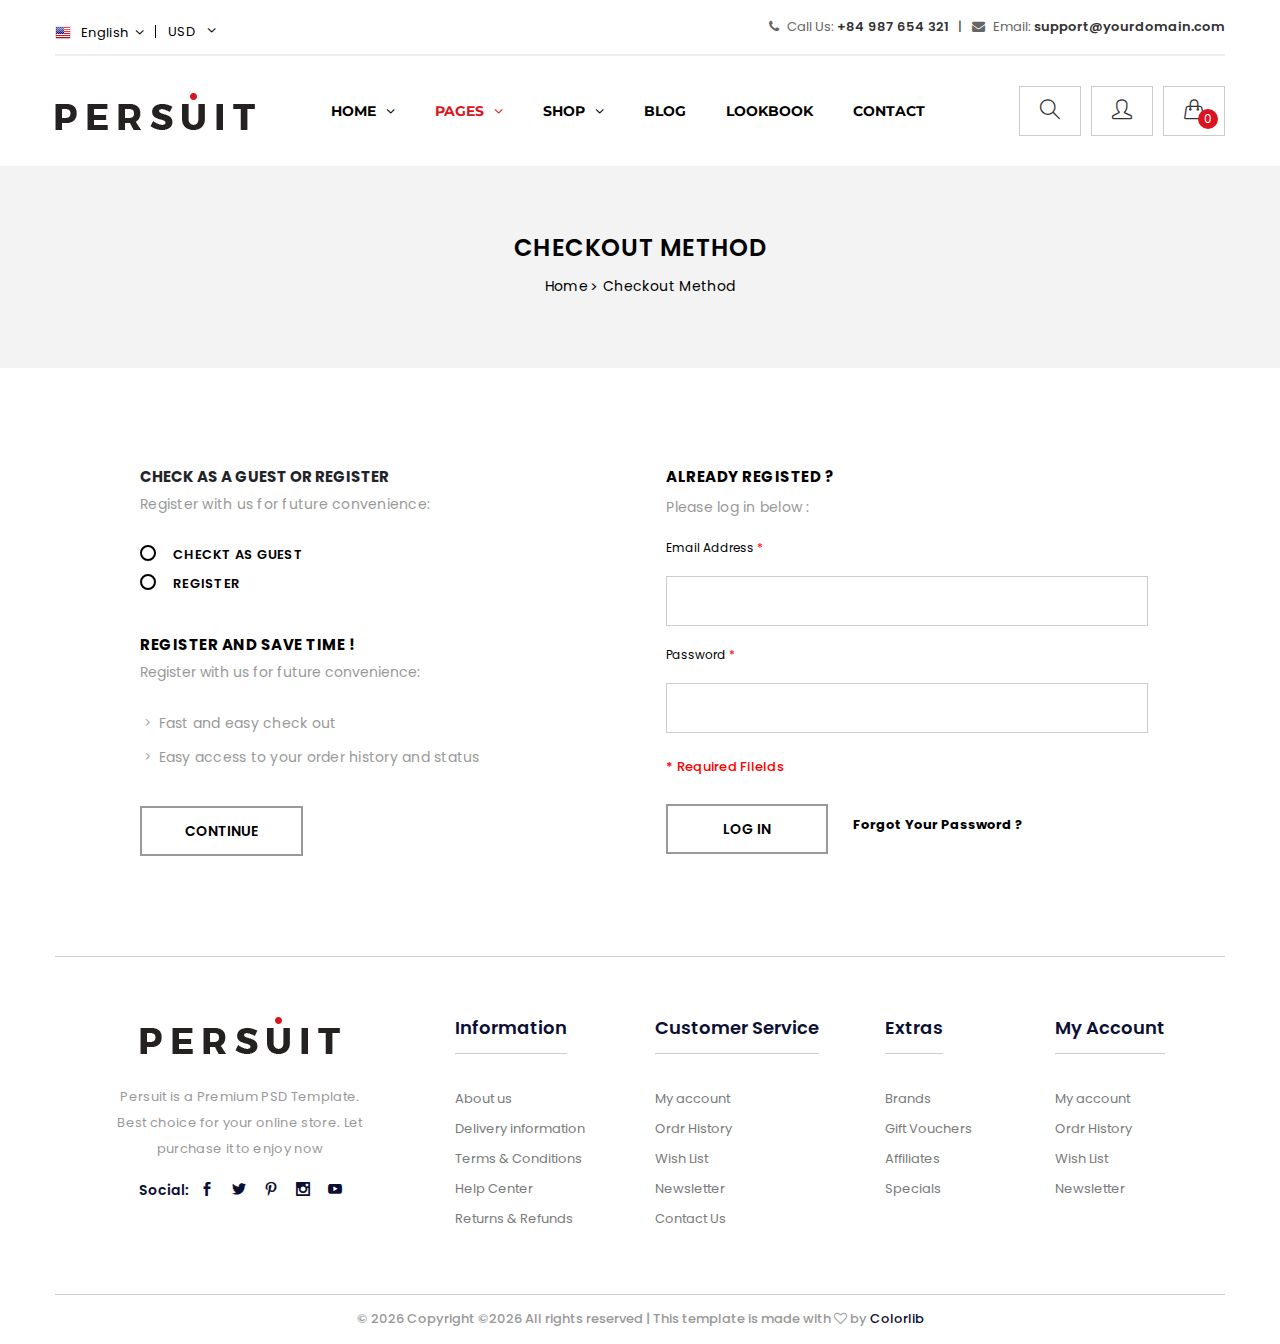
<file: persuit/checkout.html>
<!DOCTYPE html>
<html lang="en">
    <head>
        <meta charset="utf-8">
        <meta http-equiv="X-UA-Compatible" content="IE=edge">
        <meta name="viewport" content="width=device-width, initial-scale=1">
        
        <link rel="icon" href="img/fav-icon.png" type="image/x-icon" />
        <!-- The above 3 meta tags *must* come first in the head; any other head content must come *after* these tags -->
        <title>Persuit</title>

        <!-- Icon css link -->
        <link href="css/font-awesome.min.css" rel="stylesheet">
        <link href="vendors/line-icon/css/simple-line-icons.css" rel="stylesheet">
        <link href="vendors/elegant-icon/style.css" rel="stylesheet">
        <!-- Bootstrap -->
        <link href="css/bootstrap.min.css" rel="stylesheet">
        
        <!-- Rev slider css -->
        <link href="vendors/revolution/css/settings.css" rel="stylesheet">
        <link href="vendors/revolution/css/layers.css" rel="stylesheet">
        <link href="vendors/revolution/css/navigation.css" rel="stylesheet">
        
        <!-- Extra plugin css -->
        <link href="vendors/owl-carousel/owl.carousel.min.css" rel="stylesheet">
        <link href="vendors/bootstrap-selector/css/bootstrap-select.min.css" rel="stylesheet">
        <link href="vendors/jquery-ui/jquery-ui.css" rel="stylesheet">
        
        <link href="css/style.css" rel="stylesheet">
        <link href="css/responsive.css" rel="stylesheet">

        <!-- HTML5 shim and Respond.js for IE8 support of HTML5 elements and media queries -->
        <!-- WARNING: Respond.js doesn't work if you view the page via file:// -->
        <!--[if lt IE 9]>
        <script src="https://oss.maxcdn.com/html5shiv/3.7.3/html5shiv.min.js"></script>
        <script src="https://oss.maxcdn.com/respond/1.4.2/respond.min.js"></script>
        <![endif]-->
    </head>
    <body>
        
        <!--================Menu Area =================-->
        <header class="shop_header_area carousel_menu_area">
            <div class="carousel_top_header row m0">
                <div class="container">
                    <div class="carousel_top_h_inner">
                        <div class="float-md-left">
                            <div class="top_header_left">
                                <div class="selector">
                                    <select class="language_drop" name="countries" id="countries" style="width:300px;">
                                      <option value='yt' data-image="img/icon/flag-1.png" data-imagecss="flag yt" data-title="English">English</option>
                                      <option value='yu' data-image="img/icon/flag-1.png" data-imagecss="flag yu" data-title="Bangladesh">Bangla</option>
                                      <option value='yt' data-image="img/icon/flag-1.png" data-imagecss="flag yt" data-title="English">English</option>
                                      <option value='yu' data-image="img/icon/flag-1.png" data-imagecss="flag yu" data-title="Bangladesh">Bangla</option>
                                    </select>
                                </div>
                                <select class="selectpicker usd_select">
                                    <option>USD</option>
                                    <option>$</option>
                                    <option>$</option>
                                </select>
                            </div>
                        </div>
                        <div class="float-md-right">
                            <div class="top_header_middle">
                                <a href="#"><i class="fa fa-phone"></i> Call Us: <span>+84 987 654 321</span></a>
                                <a href="#"><i class="fa fa-envelope"></i> Email: <span>support@yourdomain.com</span></a>
                            </div>
                        </div>
                    </div>
                </div>
            </div>
            <div class="carousel_menu_inner">
                <div class="container">
                    <nav class="navbar navbar-expand-lg navbar-light bg-light">
                        <a class="navbar-brand" href="#"><img src="img/logo.png" alt=""></a>
                        <button class="navbar-toggler" type="button" data-toggle="collapse" data-target="#navbarSupportedContent" aria-controls="navbarSupportedContent" aria-expanded="false" aria-label="Toggle navigation">
                        <span class="navbar-toggler-icon"></span>

                        </button>

                        <div class="collapse navbar-collapse" id="navbarSupportedContent">
                            <ul class="navbar-nav mr-auto">
                                <li class="nav-item dropdown submenu">
                                    <a class="nav-link dropdown-toggle" href="#" role="button" data-toggle="dropdown" aria-haspopup="true" aria-expanded="false">
                                    Home <i class="fa fa-angle-down" aria-hidden="true"></i>
                                    </a>
                                    <ul class="dropdown-menu">
                                        <li class="nav-item"><a class="nav-link" href="index.html">Home Simple</a></li>
                                        <li class="nav-item"><a class="nav-link" href="home-carousel.html">Home Carousel</a></li>
                                        <li class="nav-item"><a class="nav-link" href="home-fullwidth.html">Home Full Width</a></li>
                                        <li class="nav-item"><a class="nav-link" href="home-parallax.html">Home Parallax</a></li>
                                        <li class="nav-item"><a class="nav-link" href="home-sidebar.html">Home Boxed</a></li>
                                        <li class="nav-item"><a class="nav-link" href="home-fixed-menu.html">Home Fixed</a></li>
                                    </ul>
                                </li>
                                <li class="nav-item dropdown submenu active">
                                    <a class="nav-link dropdown-toggle" href="#" role="button" data-toggle="dropdown" aria-haspopup="true" aria-expanded="false">
                                    Pages <i class="fa fa-angle-down" aria-hidden="true"></i>
                                    </a>
                                    <ul class="dropdown-menu">
                                        <li class="nav-item"><a class="nav-link" href="compare.html">Compare</a></li>
                                        <li class="nav-item"><a class="nav-link" href="checkout.html">Checkout Method</a></li>
                                        <li class="nav-item"><a class="nav-link" href="register.html">Checkout Register</a></li>
                                        <li class="nav-item"><a class="nav-link" href="track.html">Track</a></li>
                                        <li class="nav-item"><a class="nav-link" href="login.html">Login</a></li>
                                        <li class="nav-item"><a class="nav-link" href="404.html">404</a></li>
                                    </ul>
                                </li>
                                <li class="nav-item dropdown submenu">
                                    <a class="nav-link dropdown-toggle" href="#" role="button" data-toggle="dropdown" aria-haspopup="true" aria-expanded="false">
                                    Shop <i class="fa fa-angle-down" aria-hidden="true"></i>
                                    </a>
                                    <ul class="dropdown-menu">
                                        <li class="nav-item"><a class="nav-link" href="categories-no-sidebar-2column.html">Prodcut No Sidebar</a></li>
                                        <li class="nav-item"><a class="nav-link" href="categories-no-sidebar-3column.html">Prodcut Two Column</a></li>
                                        <li class="nav-item"><a class="nav-link" href="categories-no-sidebar-4column.html">Product Grid</a></li>
                                        <li class="nav-item"><a class="nav-link" href="categories-left-sidebar.html">Categories Left Sidebar</a></li>
                                        <li class="nav-item"><a class="nav-link" href="categories-right-sidebar.html">Categories Right Sidebar</a></li>
                                        <li class="nav-item"><a class="nav-link" href="categories-grid-left-sidebar.html">Categories Grid Sidebar</a></li>
                                        <li class="nav-item"><a class="nav-link" href="product-details.html">Prodcut Details 01</a></li>
                                        <li class="nav-item"><a class="nav-link" href="product-details2.html">Prodcut Details 02</a></li>
                                        <li class="nav-item"><a class="nav-link" href="product-details3.html">Prodcut Details 03</a></li>
                                        <li class="nav-item"><a class="nav-link" href="shopping-cart.html">Shopping Cart 01</a></li>
                                        <li class="nav-item"><a class="nav-link" href="shopping-cart2.html">Shopping Cart 02</a></li>
                                        <li class="nav-item"><a class="nav-link" href="empty-cart.html">Empty Cart</a></li>
                                    </ul>
                                </li>
                                <li class="nav-item"><a class="nav-link" href="#">Blog</a></li>
                                <li class="nav-item"><a class="nav-link" href="#">lookbook</a></li>
                                <li class="nav-item"><a class="nav-link" href="contact.html">Contact</a></li>
                            </ul>
                            <ul class="navbar-nav justify-content-end">
                                <li class="search_icon"><a href="#"><i class="icon-magnifier icons"></i></a></li>
                                <li class="user_icon"><a href="#"><i class="icon-user icons"></i></a></li>
                                <li class="cart_cart"><a href="#"><i class="icon-handbag icons"></i></a></li>
                            </ul>
                        </div>
                    </nav>
                </div>
            </div>
        </header>
        <!--================End Menu Area =================-->
        
        <!--================Categories Banner Area =================-->
        <section class="solid_banner_area">
            <div class="container">
                <div class="solid_banner_inner">
                    <h3>checkout method</h3>
                    <ul>
                        <li><a href="#">Home</a></li>
                        <li><a href="checkout.html">Checkout Method</a></li>
                    </ul>
                </div>
            </div>
        </section>
        <!--================End Categories Banner Area =================-->
        
        <!--================End Categories Banner Area =================-->
        <section class="checkout_method_area p_100">
            <div class="container">
                <div class="row">
                    <div class="checkout_main_area">
                        <div class="checkout_prosses">
                            <div class="row m0">
                                <div class="col-md-6">
                                    <div class="checkout_method">
                                        <h3>check as a guest or register</h3>
                                        <h4>Register with us for future convenience:</h4>
                                         <form role="form" class="radio_area">
                                            <ul class="radio_style">
                                                <li>
                                                    <input type="radio" id="f-option" name="selector">
                                                    <label for="f-option">checkt as guest</label>
                                                    <div class="check"></div>
                                                </li>
                                                <li>
                                                    <input type="radio" id="s-option" name="selector">
                                                    <label for="s-option">register</label>
                                                    <div class="check"><div class="inside"></div></div>
                                                </li>
                                            </ul>
                                          </form>
                                          <h5>register and save time !</h5>
                                          <h6>Register with us for future convenience:</h6>
                                          <a class="checkout_list" href="#"><i class="arrow_carrot-right"></i> Fast and easy check out</a>
                                          <a class="checkout_list" href="#"><i class="arrow_carrot-right"></i> Easy access to your order history and status</a>
                                          <a class="update_btn" href="#"><span>continue</span></a>
                                    </div>
                                </div>
                                <div class="col-md-6">
                                    <div class="row checkout_from_area">
                                       <h2>already registed ?</h2>
                                       <p>Please log in below :</p>
                                        <form role="form">
                                            <div class="form-group">
                                                <label for="email">Email address <span>*</span></label>
                                                <input type="email" class="form-control" id="email">
                                            </div>
                                            <div class="form-group">
                                                <label for="pwd">Password <span>*</span></label>
                                                <input type="password" class="form-control" id="pwd">
                                            </div>
                                            <h3>* Required Filelds</h3>
                                            <div class="forgot_area">
                                                <button type="submit" class="btn update_btn btn-default">log in</button>
                                                <h4>Forgot Your Password ?</h4>
                                            </div>
                                        </form>
                                    </div>
                                </div>
                            </div>
                        </div>
                    </div>
                </div>
            </div>
        </section>
        <!--================End Categories Banner Area =================-->
        
        <!--================Footer Area =================-->
        <footer class="footer_area">
            <div class="container">
                <div class="footer_widgets">
                    <div class="row">
                        <div class="col-lg-4 col-md-4 col-6">
                            <aside class="f_widget f_about_widget">
                                <img src="img/logo.png" alt="">
                                <p>Persuit is a Premium PSD Template. Best choice for your online store. Let purchase it to enjoy now</p>
                                <h6>Social:</h6>
                                <ul>
                                    <li><a href="#"><i class="social_facebook"></i></a></li>
                                    <li><a href="#"><i class="social_twitter"></i></a></li>
                                    <li><a href="#"><i class="social_pinterest"></i></a></li>
                                    <li><a href="#"><i class="social_instagram"></i></a></li>
                                    <li><a href="#"><i class="social_youtube"></i></a></li>
                                </ul>
                            </aside>
                        </div>
                        <div class="col-lg-2 col-md-4 col-6">
                            <aside class="f_widget link_widget f_info_widget">
                                <div class="f_w_title">
                                    <h3>Information</h3>
                                </div>
                                <ul>
                                    <li><a href="#">About us</a></li>
                                    <li><a href="#">Delivery information</a></li>
                                    <li><a href="#">Terms & Conditions</a></li>
                                    <li><a href="#">Help Center</a></li>
                                    <li><a href="#">Returns & Refunds</a></li>
                                </ul>
                            </aside>
                        </div>
                        <div class="col-lg-2 col-md-4 col-6">
                            <aside class="f_widget link_widget f_service_widget">
                                <div class="f_w_title">
                                    <h3>Customer Service</h3>
                                </div>
                                <ul>
                                    <li><a href="#">My account</a></li>
                                    <li><a href="#">Ordr History</a></li>
                                    <li><a href="#">Wish List</a></li>
                                    <li><a href="#">Newsletter</a></li>
                                    <li><a href="#">Contact Us</a></li>
                                </ul>
                            </aside>
                        </div>
                        <div class="col-lg-2 col-md-4 col-6">
                            <aside class="f_widget link_widget f_extra_widget">
                                <div class="f_w_title">
                                    <h3>Extras</h3>
                                </div>
                                <ul>
                                    <li><a href="#">Brands</a></li>
                                    <li><a href="#">Gift Vouchers</a></li>
                                    <li><a href="#">Affiliates</a></li>
                                    <li><a href="#">Specials</a></li>
                                </ul>
                            </aside>
                        </div>
                        <div class="col-lg-2 col-md-4 col-6">
                            <aside class="f_widget link_widget f_account_widget">
                                <div class="f_w_title">
                                    <h3>My Account</h3>
                                </div>
                                <ul>
                                    <li><a href="#">My account</a></li>
                                    <li><a href="#">Ordr History</a></li>
                                    <li><a href="#">Wish List</a></li>
                                    <li><a href="#">Newsletter</a></li>
                                </ul>
                            </aside>
                        </div>
                    </div>
                </div>
                <div class="footer_copyright">
                    <h5>© <script>document.write(new Date().getFullYear());</script> <!-- Link back to Colorlib can't be removed. Template is licensed under CC BY 3.0. -->
Copyright &copy;<script>document.write(new Date().getFullYear());</script> All rights reserved | This template is made with <i class="fa fa-heart-o" aria-hidden="true"></i> by <a href="https://colorlib.com" target="_blank">Colorlib</a>
<!-- Link back to Colorlib can't be removed. Template is licensed under CC BY 3.0. -->
</h5>
                </div>
            </div>
        </footer>
        <!--================End Footer Area =================-->
        
        
        
        
        <!-- jQuery (necessary for Bootstrap's JavaScript plugins) -->
        <script src="js/jquery-3.2.1.min.js"></script>
        <!-- Include all compiled plugins (below), or include individual files as needed -->
        <script src="js/popper.min.js"></script>
        <script src="js/bootstrap.min.js"></script>
        <!-- Rev slider js -->
        <script src="vendors/revolution/js/jquery.themepunch.tools.min.js"></script>
        <script src="vendors/revolution/js/jquery.themepunch.revolution.min.js"></script>
        <script src="vendors/revolution/js/extensions/revolution.extension.actions.min.js"></script>
        <script src="vendors/revolution/js/extensions/revolution.extension.video.min.js"></script>
        <script src="vendors/revolution/js/extensions/revolution.extension.slideanims.min.js"></script>
        <script src="vendors/revolution/js/extensions/revolution.extension.layeranimation.min.js"></script>
        <script src="vendors/revolution/js/extensions/revolution.extension.navigation.min.js"></script>
        <script src="vendors/revolution/js/extensions/revolution.extension.slideanims.min.js"></script>
        <!-- Extra plugin css -->
        <script src="vendors/counterup/jquery.waypoints.min.js"></script>
        <script src="vendors/counterup/jquery.counterup.min.js"></script>
        <script src="vendors/owl-carousel/owl.carousel.min.js"></script>
        <script src="vendors/bootstrap-selector/js/bootstrap-select.min.js"></script>
        <script src="vendors/image-dropdown/jquery.dd.min.js"></script>
        <script src="js/smoothscroll.js"></script>
        <script src="vendors/isotope/imagesloaded.pkgd.min.js"></script>
        <script src="vendors/isotope/isotope.pkgd.min.js"></script>
        <script src="vendors/magnify-popup/jquery.magnific-popup.min.js"></script>
        <script src="vendors/vertical-slider/js/jQuery.verticalCarousel.js"></script>
        <script src="vendors/jquery-ui/jquery-ui.js"></script>
        
        <script src="js/theme.js"></script>
    </body>
</html>
</file>
<file: amado/style.css>
/* ####################################################
    :: Template Name: Essence - Fashion Ecommerce Template
    :: Author: Colorlib
    :: Author URL: https://colorlib.com
    :: Description: Essence is smart & elegant fashion e-commerce Template. It's suitable for all e-commerce business platform.
    :: Version: 1.0.0
    :: Created: April 27, 2018
    :: Last Updated: May 2, 2018
    #################################################### */

    /* ---------------------------------------
    ##### - PLACE YOUR CUSTOM CSS HERE - #####
    --------------------------------------- */
</file>
<file: persuit/vendors/line-icon/css/simple-line-icons.css>
@font-face {
  font-family: 'simple-line-icons';
  src: url('../fonts/Simple-Line-Icons.eot?v=2.4.0');
  src: url('../fonts/Simple-Line-Icons.eot?v=2.4.0#iefix') format('embedded-opentype'), url('../fonts/Simple-Line-Icons.woff2?v=2.4.0') format('woff2'), url('../fonts/Simple-Line-Icons.ttf?v=2.4.0') format('truetype'), url('../fonts/Simple-Line-Icons.woff?v=2.4.0') format('woff'), url('../fonts/Simple-Line-Icons.svg?v=2.4.0#simple-line-icons') format('svg');
  font-weight: normal;
  font-style: normal;
}
/*
 Use the following CSS code if you want to have a class per icon.
 Instead of a list of all class selectors, you can use the generic [class*="icon-"] selector, but it's slower:
*/
.icon-user,
.icon-people,
.icon-user-female,
.icon-user-follow,
.icon-user-following,
.icon-user-unfollow,
.icon-login,
.icon-logout,
.icon-emotsmile,
.icon-phone,
.icon-call-end,
.icon-call-in,
.icon-call-out,
.icon-map,
.icon-location-pin,
.icon-direction,
.icon-directions,
.icon-compass,
.icon-layers,
.icon-menu,
.icon-list,
.icon-options-vertical,
.icon-options,
.icon-arrow-down,
.icon-arrow-left,
.icon-arrow-right,
.icon-arrow-up,
.icon-arrow-up-circle,
.icon-arrow-left-circle,
.icon-arrow-right-circle,
.icon-arrow-down-circle,
.icon-check,
.icon-clock,
.icon-plus,
.icon-minus,
.icon-close,
.icon-event,
.icon-exclamation,
.icon-organization,
.icon-trophy,
.icon-screen-smartphone,
.icon-screen-desktop,
.icon-plane,
.icon-notebook,
.icon-mustache,
.icon-mouse,
.icon-magnet,
.icon-energy,
.icon-disc,
.icon-cursor,
.icon-cursor-move,
.icon-crop,
.icon-chemistry,
.icon-speedometer,
.icon-shield,
.icon-screen-tablet,
.icon-magic-wand,
.icon-hourglass,
.icon-graduation,
.icon-ghost,
.icon-game-controller,
.icon-fire,
.icon-eyeglass,
.icon-envelope-open,
.icon-envelope-letter,
.icon-bell,
.icon-badge,
.icon-anchor,
.icon-wallet,
.icon-vector,
.icon-speech,
.icon-puzzle,
.icon-printer,
.icon-present,
.icon-playlist,
.icon-pin,
.icon-picture,
.icon-handbag,
.icon-globe-alt,
.icon-globe,
.icon-folder-alt,
.icon-folder,
.icon-film,
.icon-feed,
.icon-drop,
.icon-drawer,
.icon-docs,
.icon-doc,
.icon-diamond,
.icon-cup,
.icon-calculator,
.icon-bubbles,
.icon-briefcase,
.icon-book-open,
.icon-basket-loaded,
.icon-basket,
.icon-bag,
.icon-action-undo,
.icon-action-redo,
.icon-wrench,
.icon-umbrella,
.icon-trash,
.icon-tag,
.icon-support,
.icon-frame,
.icon-size-fullscreen,
.icon-size-actual,
.icon-shuffle,
.icon-share-alt,
.icon-share,
.icon-rocket,
.icon-question,
.icon-pie-chart,
.icon-pencil,
.icon-note,
.icon-loop,
.icon-home,
.icon-grid,
.icon-graph,
.icon-microphone,
.icon-music-tone-alt,
.icon-music-tone,
.icon-earphones-alt,
.icon-earphones,
.icon-equalizer,
.icon-like,
.icon-dislike,
.icon-control-start,
.icon-control-rewind,
.icon-control-play,
.icon-control-pause,
.icon-control-forward,
.icon-control-end,
.icon-volume-1,
.icon-volume-2,
.icon-volume-off,
.icon-calendar,
.icon-bulb,
.icon-chart,
.icon-ban,
.icon-bubble,
.icon-camrecorder,
.icon-camera,
.icon-cloud-download,
.icon-cloud-upload,
.icon-envelope,
.icon-eye,
.icon-flag,
.icon-heart,
.icon-info,
.icon-key,
.icon-link,
.icon-lock,
.icon-lock-open,
.icon-magnifier,
.icon-magnifier-add,
.icon-magnifier-remove,
.icon-paper-clip,
.icon-paper-plane,
.icon-power,
.icon-refresh,
.icon-reload,
.icon-settings,
.icon-star,
.icon-symbol-female,
.icon-symbol-male,
.icon-target,
.icon-credit-card,
.icon-paypal,
.icon-social-tumblr,
.icon-social-twitter,
.icon-social-facebook,
.icon-social-instagram,
.icon-social-linkedin,
.icon-social-pinterest,
.icon-social-github,
.icon-social-google,
.icon-social-reddit,
.icon-social-skype,
.icon-social-dribbble,
.icon-social-behance,
.icon-social-foursqare,
.icon-social-soundcloud,
.icon-social-spotify,
.icon-social-stumbleupon,
.icon-social-youtube,
.icon-social-dropbox,
.icon-social-vkontakte,
.icon-social-steam {
  font-family: 'simple-line-icons';
  speak: none;
  font-style: normal;
  font-weight: normal;
  font-variant: normal;
  text-transform: none;
  line-height: 1;
  /* Better Font Rendering =========== */
  -webkit-font-smoothing: antialiased;
  -moz-osx-font-smoothing: grayscale;
}
.icon-user:before {
  content: "\e005";
}
.icon-people:before {
  content: "\e001";
}
.icon-user-female:before {
  content: "\e000";
}
.icon-user-follow:before {
  content: "\e002";
}
.icon-user-following:before {
  content: "\e003";
}
.icon-user-unfollow:before {
  content: "\e004";
}
.icon-login:before {
  content: "\e066";
}
.icon-logout:before {
  content: "\e065";
}
.icon-emotsmile:before {
  content: "\e021";
}
.icon-phone:before {
  content: "\e600";
}
.icon-call-end:before {
  content: "\e048";
}
.icon-call-in:before {
  content: "\e047";
}
.icon-call-out:before {
  content: "\e046";
}
.icon-map:before {
  content: "\e033";
}
.icon-location-pin:before {
  content: "\e096";
}
.icon-direction:before {
  content: "\e042";
}
.icon-directions:before {
  content: "\e041";
}
.icon-compass:before {
  content: "\e045";
}
.icon-layers:before {
  content: "\e034";
}
.icon-menu:before {
  content: "\e601";
}
.icon-list:before {
  content: "\e067";
}
.icon-options-vertical:before {
  content: "\e602";
}
.icon-options:before {
  content: "\e603";
}
.icon-arrow-down:before {
  content: "\e604";
}
.icon-arrow-left:before {
  content: "\e605";
}
.icon-arrow-right:before {
  content: "\e606";
}
.icon-arrow-up:before {
  content: "\e607";
}
.icon-arrow-up-circle:before {
  content: "\e078";
}
.icon-arrow-left-circle:before {
  content: "\e07a";
}
.icon-arrow-right-circle:before {
  content: "\e079";
}
.icon-arrow-down-circle:before {
  content: "\e07b";
}
.icon-check:before {
  content: "\e080";
}
.icon-clock:before {
  content: "\e081";
}
.icon-plus:before {
  content: "\e095";
}
.icon-minus:before {
  content: "\e615";
}
.icon-close:before {
  content: "\e082";
}
.icon-event:before {
  content: "\e619";
}
.icon-exclamation:before {
  content: "\e617";
}
.icon-organization:before {
  content: "\e616";
}
.icon-trophy:before {
  content: "\e006";
}
.icon-screen-smartphone:before {
  content: "\e010";
}
.icon-screen-desktop:before {
  content: "\e011";
}
.icon-plane:before {
  content: "\e012";
}
.icon-notebook:before {
  content: "\e013";
}
.icon-mustache:before {
  content: "\e014";
}
.icon-mouse:before {
  content: "\e015";
}
.icon-magnet:before {
  content: "\e016";
}
.icon-energy:before {
  content: "\e020";
}
.icon-disc:before {
  content: "\e022";
}
.icon-cursor:before {
  content: "\e06e";
}
.icon-cursor-move:before {
  content: "\e023";
}
.icon-crop:before {
  content: "\e024";
}
.icon-chemistry:before {
  content: "\e026";
}
.icon-speedometer:before {
  content: "\e007";
}
.icon-shield:before {
  content: "\e00e";
}
.icon-screen-tablet:before {
  content: "\e00f";
}
.icon-magic-wand:before {
  content: "\e017";
}
.icon-hourglass:before {
  content: "\e018";
}
.icon-graduation:before {
  content: "\e019";
}
.icon-ghost:before {
  content: "\e01a";
}
.icon-game-controller:before {
  content: "\e01b";
}
.icon-fire:before {
  content: "\e01c";
}
.icon-eyeglass:before {
  content: "\e01d";
}
.icon-envelope-open:before {
  content: "\e01e";
}
.icon-envelope-letter:before {
  content: "\e01f";
}
.icon-bell:before {
  content: "\e027";
}
.icon-badge:before {
  content: "\e028";
}
.icon-anchor:before {
  content: "\e029";
}
.icon-wallet:before {
  content: "\e02a";
}
.icon-vector:before {
  content: "\e02b";
}
.icon-speech:before {
  content: "\e02c";
}
.icon-puzzle:before {
  content: "\e02d";
}
.icon-printer:before {
  content: "\e02e";
}
.icon-present:before {
  content: "\e02f";
}
.icon-playlist:before {
  content: "\e030";
}
.icon-pin:before {
  content: "\e031";
}
.icon-picture:before {
  content: "\e032";
}
.icon-handbag:before {
  content: "\e035";
}
.icon-globe-alt:before {
  content: "\e036";
}
.icon-globe:before {
  content: "\e037";
}
.icon-folder-alt:before {
  content: "\e039";
}
.icon-folder:before {
  content: "\e089";
}
.icon-film:before {
  content: "\e03a";
}
.icon-feed:before {
  content: "\e03b";
}
.icon-drop:before {
  content: "\e03e";
}
.icon-drawer:before {
  content: "\e03f";
}
.icon-docs:before {
  content: "\e040";
}
.icon-doc:before {
  content: "\e085";
}
.icon-diamond:before {
  content: "\e043";
}
.icon-cup:before {
  content: "\e044";
}
.icon-calculator:before {
  content: "\e049";
}
.icon-bubbles:before {
  content: "\e04a";
}
.icon-briefcase:before {
  content: "\e04b";
}
.icon-book-open:before {
  content: "\e04c";
}
.icon-basket-loaded:before {
  content: "\e04d";
}
.icon-basket:before {
  content: "\e04e";
}
.icon-bag:before {
  content: "\e04f";
}
.icon-action-undo:before {
  content: "\e050";
}
.icon-action-redo:before {
  content: "\e051";
}
.icon-wrench:before {
  content: "\e052";
}
.icon-umbrella:before {
  content: "\e053";
}
.icon-trash:before {
  content: "\e054";
}
.icon-tag:before {
  content: "\e055";
}
.icon-support:before {
  content: "\e056";
}
.icon-frame:before {
  content: "\e038";
}
.icon-size-fullscreen:before {
  content: "\e057";
}
.icon-size-actual:before {
  content: "\e058";
}
.icon-shuffle:before {
  content: "\e059";
}
.icon-share-alt:before {
  content: "\e05a";
}
.icon-share:before {
  content: "\e05b";
}
.icon-rocket:before {
  content: "\e05c";
}
.icon-question:before {
  content: "\e05d";
}
.icon-pie-chart:before {
  content: "\e05e";
}
.icon-pencil:before {
  content: "\e05f";
}
.icon-note:before {
  content: "\e060";
}
.icon-loop:before {
  content: "\e064";
}
.icon-home:before {
  content: "\e069";
}
.icon-grid:before {
  content: "\e06a";
}
.icon-graph:before {
  content: "\e06b";
}
.icon-microphone:before {
  content: "\e063";
}
.icon-music-tone-alt:before {
  content: "\e061";
}
.icon-music-tone:before {
  content: "\e062";
}
.icon-earphones-alt:before {
  content: "\e03c";
}
.icon-earphones:before {
  content: "\e03d";
}
.icon-equalizer:before {
  content: "\e06c";
}
.icon-like:before {
  content: "\e068";
}
.icon-dislike:before {
  content: "\e06d";
}
.icon-control-start:before {
  content: "\e06f";
}
.icon-control-rewind:before {
  content: "\e070";
}
.icon-control-play:before {
  content: "\e071";
}
.icon-control-pause:before {
  content: "\e072";
}
.icon-control-forward:before {
  content: "\e073";
}
.icon-control-end:before {
  content: "\e074";
}
.icon-volume-1:before {
  content: "\e09f";
}
.icon-volume-2:before {
  content: "\e0a0";
}
.icon-volume-off:before {
  content: "\e0a1";
}
.icon-calendar:before {
  content: "\e075";
}
.icon-bulb:before {
  content: "\e076";
}
.icon-chart:before {
  content: "\e077";
}
.icon-ban:before {
  content: "\e07c";
}
.icon-bubble:before {
  content: "\e07d";
}
.icon-camrecorder:before {
  content: "\e07e";
}
.icon-camera:before {
  content: "\e07f";
}
.icon-cloud-download:before {
  content: "\e083";
}
.icon-cloud-upload:before {
  content: "\e084";
}
.icon-envelope:before {
  content: "\e086";
}
.icon-eye:before {
  content: "\e087";
}
.icon-flag:before {
  content: "\e088";
}
.icon-heart:before {
  content: "\e08a";
}
.icon-info:before {
  content: "\e08b";
}
.icon-key:before {
  content: "\e08c";
}
.icon-link:before {
  content: "\e08d";
}
.icon-lock:before {
  content: "\e08e";
}
.icon-lock-open:before {
  content: "\e08f";
}
.icon-magnifier:before {
  content: "\e090";
}
.icon-magnifier-add:before {
  content: "\e091";
}
.icon-magnifier-remove:before {
  content: "\e092";
}
.icon-paper-clip:before {
  content: "\e093";
}
.icon-paper-plane:before {
  content: "\e094";
}
.icon-power:before {
  content: "\e097";
}
.icon-refresh:before {
  content: "\e098";
}
.icon-reload:before {
  content: "\e099";
}
.icon-settings:before {
  content: "\e09a";
}
.icon-star:before {
  content: "\e09b";
}
.icon-symbol-female:before {
  content: "\e09c";
}
.icon-symbol-male:before {
  content: "\e09d";
}
.icon-target:before {
  content: "\e09e";
}
.icon-credit-card:before {
  content: "\e025";
}
.icon-paypal:before {
  content: "\e608";
}
.icon-social-tumblr:before {
  content: "\e00a";
}
.icon-social-twitter:before {
  content: "\e009";
}
.icon-social-facebook:before {
  content: "\e00b";
}
.icon-social-instagram:before {
  content: "\e609";
}
.icon-social-linkedin:before {
  content: "\e60a";
}
.icon-social-pinterest:before {
  content: "\e60b";
}
.icon-social-github:before {
  content: "\e60c";
}
.icon-social-google:before {
  content: "\e60d";
}
.icon-social-reddit:before {
  content: "\e60e";
}
.icon-social-skype:before {
  content: "\e60f";
}
.icon-social-dribbble:before {
  content: "\e00d";
}
.icon-social-behance:before {
  content: "\e610";
}
.icon-social-foursqare:before {
  content: "\e611";
}
.icon-social-soundcloud:before {
  content: "\e612";
}
.icon-social-spotify:before {
  content: "\e613";
}
.icon-social-stumbleupon:before {
  content: "\e614";
}
.icon-social-youtube:before {
  content: "\e008";
}
.icon-social-dropbox:before {
  content: "\e00c";
}
.icon-social-vkontakte:before {
  content: "\e618";
}
.icon-social-steam:before {
  content: "\e620";
}
</file>
<file: persuit/vendors/elegant-icon/style.css>
@font-face {
	font-family: 'ElegantIcons';
	src:url('fonts/ElegantIcons.eot');
	src:url('fonts/ElegantIcons.eot?#iefix') format('embedded-opentype'),
		url('fonts/ElegantIcons.woff') format('woff'),
		url('fonts/ElegantIcons.ttf') format('truetype'),
		url('fonts/ElegantIcons.svg#ElegantIcons') format('svg');
	font-weight: normal;
	font-style: normal;
}

/* Use the following CSS code if you want to use data attributes for inserting your icons */
[data-icon]:before {
	font-family: 'ElegantIcons';
	content: attr(data-icon);
	speak: none;
	font-weight: normal;
	font-variant: normal;
	text-transform: none;
	line-height: 1;
	-webkit-font-smoothing: antialiased;
	-moz-osx-font-smoothing: grayscale;
}

/* Use the following CSS code if you want to have a class per icon */
/*
Instead of a list of all class selectors,
you can use the generic selector below, but it's slower:
[class*="your-class-prefix"] {
*/
.arrow_up, .arrow_down, .arrow_left, .arrow_right, .arrow_left-up, .arrow_right-up, .arrow_right-down, .arrow_left-down, .arrow-up-down, .arrow_up-down_alt, .arrow_left-right_alt, .arrow_left-right, .arrow_expand_alt2, .arrow_expand_alt, .arrow_condense, .arrow_expand, .arrow_move, .arrow_carrot-up, .arrow_carrot-down, .arrow_carrot-left, .arrow_carrot-right, .arrow_carrot-2up, .arrow_carrot-2down, .arrow_carrot-2left, .arrow_carrot-2right, .arrow_carrot-up_alt2, .arrow_carrot-down_alt2, .arrow_carrot-left_alt2, .arrow_carrot-right_alt2, .arrow_carrot-2up_alt2, .arrow_carrot-2down_alt2, .arrow_carrot-2left_alt2, .arrow_carrot-2right_alt2, .arrow_triangle-up, .arrow_triangle-down, .arrow_triangle-left, .arrow_triangle-right, .arrow_triangle-up_alt2, .arrow_triangle-down_alt2, .arrow_triangle-left_alt2, .arrow_triangle-right_alt2, .arrow_back, .icon_minus-06, .icon_plus, .icon_close, .icon_check, .icon_minus_alt2, .icon_plus_alt2, .icon_close_alt2, .icon_check_alt2, .icon_zoom-out_alt, .icon_zoom-in_alt, .icon_search, .icon_box-empty, .icon_box-selected, .icon_minus-box, .icon_plus-box, .icon_box-checked, .icon_circle-empty, .icon_circle-slelected, .icon_stop_alt2, .icon_stop, .icon_pause_alt2, .icon_pause, .icon_menu, .icon_menu-square_alt2, .icon_menu-circle_alt2, .icon_ul, .icon_ol, .icon_adjust-horiz, .icon_adjust-vert, .icon_document_alt, .icon_documents_alt, .icon_pencil, .icon_pencil-edit_alt, .icon_pencil-edit, .icon_folder-alt, .icon_folder-open_alt, .icon_folder-add_alt, .icon_info_alt, .icon_error-oct_alt, .icon_error-circle_alt, .icon_error-triangle_alt, .icon_question_alt2, .icon_question, .icon_comment_alt, .icon_chat_alt, .icon_vol-mute_alt, .icon_volume-low_alt, .icon_volume-high_alt, .icon_quotations, .icon_quotations_alt2, .icon_clock_alt, .icon_lock_alt, .icon_lock-open_alt, .icon_key_alt, .icon_cloud_alt, .icon_cloud-upload_alt, .icon_cloud-download_alt, .icon_image, .icon_images, .icon_lightbulb_alt, .icon_gift_alt, .icon_house_alt, .icon_genius, .icon_mobile, .icon_tablet, .icon_laptop, .icon_desktop, .icon_camera_alt, .icon_mail_alt, .icon_cone_alt, .icon_ribbon_alt, .icon_bag_alt, .icon_creditcard, .icon_cart_alt, .icon_paperclip, .icon_tag_alt, .icon_tags_alt, .icon_trash_alt, .icon_cursor_alt, .icon_mic_alt, .icon_compass_alt, .icon_pin_alt, .icon_pushpin_alt, .icon_map_alt, .icon_drawer_alt, .icon_toolbox_alt, .icon_book_alt, .icon_calendar, .icon_film, .icon_table, .icon_contacts_alt, .icon_headphones, .icon_lifesaver, .icon_piechart, .icon_refresh, .icon_link_alt, .icon_link, .icon_loading, .icon_blocked, .icon_archive_alt, .icon_heart_alt, .icon_star_alt, .icon_star-half_alt, .icon_star, .icon_star-half, .icon_tools, .icon_tool, .icon_cog, .icon_cogs, .arrow_up_alt, .arrow_down_alt, .arrow_left_alt, .arrow_right_alt, .arrow_left-up_alt, .arrow_right-up_alt, .arrow_right-down_alt, .arrow_left-down_alt, .arrow_condense_alt, .arrow_expand_alt3, .arrow_carrot_up_alt, .arrow_carrot-down_alt, .arrow_carrot-left_alt, .arrow_carrot-right_alt, .arrow_carrot-2up_alt, .arrow_carrot-2dwnn_alt, .arrow_carrot-2left_alt, .arrow_carrot-2right_alt, .arrow_triangle-up_alt, .arrow_triangle-down_alt, .arrow_triangle-left_alt, .arrow_triangle-right_alt, .icon_minus_alt, .icon_plus_alt, .icon_close_alt, .icon_check_alt, .icon_zoom-out, .icon_zoom-in, .icon_stop_alt, .icon_menu-square_alt, .icon_menu-circle_alt, .icon_document, .icon_documents, .icon_pencil_alt, .icon_folder, .icon_folder-open, .icon_folder-add, .icon_folder_upload, .icon_folder_download, .icon_info, .icon_error-circle, .icon_error-oct, .icon_error-triangle, .icon_question_alt, .icon_comment, .icon_chat, .icon_vol-mute, .icon_volume-low, .icon_volume-high, .icon_quotations_alt, .icon_clock, .icon_lock, .icon_lock-open, .icon_key, .icon_cloud, .icon_cloud-upload, .icon_cloud-download, .icon_lightbulb, .icon_gift, .icon_house, .icon_camera, .icon_mail, .icon_cone, .icon_ribbon, .icon_bag, .icon_cart, .icon_tag, .icon_tags, .icon_trash, .icon_cursor, .icon_mic, .icon_compass, .icon_pin, .icon_pushpin, .icon_map, .icon_drawer, .icon_toolbox, .icon_book, .icon_contacts, .icon_archive, .icon_heart, .icon_profile, .icon_group, .icon_grid-2x2, .icon_grid-3x3, .icon_music, .icon_pause_alt, .icon_phone, .icon_upload, .icon_download, .social_facebook, .social_twitter, .social_pinterest, .social_googleplus, .social_tumblr, .social_tumbleupon, .social_wordpress, .social_instagram, .social_dribbble, .social_vimeo, .social_linkedin, .social_rss, .social_deviantart, .social_share, .social_myspace, .social_skype, .social_youtube, .social_picassa, .social_googledrive, .social_flickr, .social_blogger, .social_spotify, .social_delicious, .social_facebook_circle, .social_twitter_circle, .social_pinterest_circle, .social_googleplus_circle, .social_tumblr_circle, .social_stumbleupon_circle, .social_wordpress_circle, .social_instagram_circle, .social_dribbble_circle, .social_vimeo_circle, .social_linkedin_circle, .social_rss_circle, .social_deviantart_circle, .social_share_circle, .social_myspace_circle, .social_skype_circle, .social_youtube_circle, .social_picassa_circle, .social_googledrive_alt2, .social_flickr_circle, .social_blogger_circle, .social_spotify_circle, .social_delicious_circle, .social_facebook_square, .social_twitter_square, .social_pinterest_square, .social_googleplus_square, .social_tumblr_square, .social_stumbleupon_square, .social_wordpress_square, .social_instagram_square, .social_dribbble_square, .social_vimeo_square, .social_linkedin_square, .social_rss_square, .social_deviantart_square, .social_share_square, .social_myspace_square, .social_skype_square, .social_youtube_square, .social_picassa_square, .social_googledrive_square, .social_flickr_square, .social_blogger_square, .social_spotify_square, .social_delicious_square, .icon_printer, .icon_calulator, .icon_building, .icon_floppy, .icon_drive, .icon_search-2, .icon_id, .icon_id-2, .icon_puzzle, .icon_like, .icon_dislike, .icon_mug, .icon_currency, .icon_wallet, .icon_pens, .icon_easel, .icon_flowchart, .icon_datareport, .icon_briefcase, .icon_shield, .icon_percent, .icon_globe, .icon_globe-2, .icon_target, .icon_hourglass, .icon_balance, .icon_rook, .icon_printer-alt, .icon_calculator_alt, .icon_building_alt, .icon_floppy_alt, .icon_drive_alt, .icon_search_alt, .icon_id_alt, .icon_id-2_alt, .icon_puzzle_alt, .icon_like_alt, .icon_dislike_alt, .icon_mug_alt, .icon_currency_alt, .icon_wallet_alt, .icon_pens_alt, .icon_easel_alt, .icon_flowchart_alt, .icon_datareport_alt, .icon_briefcase_alt, .icon_shield_alt, .icon_percent_alt, .icon_globe_alt, .icon_clipboard {
	font-family: 'ElegantIcons';
	speak: none;
	font-style: normal;
	font-weight: normal;
	font-variant: normal;
	text-transform: none;
	line-height: 1;
	-webkit-font-smoothing: antialiased;
}
.arrow_up:before {
	content: "\21";
}
.arrow_down:before {
	content: "\22";
}
.arrow_left:before {
	content: "\23";
}
.arrow_right:before {
	content: "\24";
}
.arrow_left-up:before {
	content: "\25";
}
.arrow_right-up:before {
	content: "\26";
}
.arrow_right-down:before {
	content: "\27";
}
.arrow_left-down:before {
	content: "\28";
}
.arrow-up-down:before {
	content: "\29";
}
.arrow_up-down_alt:before {
	content: "\2a";
}
.arrow_left-right_alt:before {
	content: "\2b";
}
.arrow_left-right:before {
	content: "\2c";
}
.arrow_expand_alt2:before {
	content: "\2d";
}
.arrow_expand_alt:before {
	content: "\2e";
}
.arrow_condense:before {
	content: "\2f";
}
.arrow_expand:before {
	content: "\30";
}
.arrow_move:before {
	content: "\31";
}
.arrow_carrot-up:before {
	content: "\32";
}
.arrow_carrot-down:before {
	content: "\33";
}
.arrow_carrot-left:before {
	content: "\34";
}
.arrow_carrot-right:before {
	content: "\35";
}
.arrow_carrot-2up:before {
	content: "\36";
}
.arrow_carrot-2down:before {
	content: "\37";
}
.arrow_carrot-2left:before {
	content: "\38";
}
.arrow_carrot-2right:before {
	content: "\39";
}
.arrow_carrot-up_alt2:before {
	content: "\3a";
}
.arrow_carrot-down_alt2:before {
	content: "\3b";
}
.arrow_carrot-left_alt2:before {
	content: "\3c";
}
.arrow_carrot-right_alt2:before {
	content: "\3d";
}
.arrow_carrot-2up_alt2:before {
	content: "\3e";
}
.arrow_carrot-2down_alt2:before {
	content: "\3f";
}
.arrow_carrot-2left_alt2:before {
	content: "\40";
}
.arrow_carrot-2right_alt2:before {
	content: "\41";
}
.arrow_triangle-up:before {
	content: "\42";
}
.arrow_triangle-down:before {
	content: "\43";
}
.arrow_triangle-left:before {
	content: "\44";
}
.arrow_triangle-right:before {
	content: "\45";
}
.arrow_triangle-up_alt2:before {
	content: "\46";
}
.arrow_triangle-down_alt2:before {
	content: "\47";
}
.arrow_triangle-left_alt2:before {
	content: "\48";
}
.arrow_triangle-right_alt2:before {
	content: "\49";
}
.arrow_back:before {
	content: "\4a";
}
.icon_minus-06:before {
	content: "\4b";
}
.icon_plus:before {
	content: "\4c";
}
.icon_close:before {
	content: "\4d";
}
.icon_check:before {
	content: "\4e";
}
.icon_minus_alt2:before {
	content: "\4f";
}
.icon_plus_alt2:before {
	content: "\50";
}
.icon_close_alt2:before {
	content: "\51";
}
.icon_check_alt2:before {
	content: "\52";
}
.icon_zoom-out_alt:before {
	content: "\53";
}
.icon_zoom-in_alt:before {
	content: "\54";
}
.icon_search:before {
	content: "\55";
}
.icon_box-empty:before {
	content: "\56";
}
.icon_box-selected:before {
	content: "\57";
}
.icon_minus-box:before {
	content: "\58";
}
.icon_plus-box:before {
	content: "\59";
}
.icon_box-checked:before {
	content: "\5a";
}
.icon_circle-empty:before {
	content: "\5b";
}
.icon_circle-slelected:before {
	content: "\5c";
}
.icon_stop_alt2:before {
	content: "\5d";
}
.icon_stop:before {
	content: "\5e";
}
.icon_pause_alt2:before {
	content: "\5f";
}
.icon_pause:before {
	content: "\60";
}
.icon_menu:before {
	content: "\61";
}
.icon_menu-square_alt2:before {
	content: "\62";
}
.icon_menu-circle_alt2:before {
	content: "\63";
}
.icon_ul:before {
	content: "\64";
}
.icon_ol:before {
	content: "\65";
}
.icon_adjust-horiz:before {
	content: "\66";
}
.icon_adjust-vert:before {
	content: "\67";
}
.icon_document_alt:before {
	content: "\68";
}
.icon_documents_alt:before {
	content: "\69";
}
.icon_pencil:before {
	content: "\6a";
}
.icon_pencil-edit_alt:before {
	content: "\6b";
}
.icon_pencil-edit:before {
	content: "\6c";
}
.icon_folder-alt:before {
	content: "\6d";
}
.icon_folder-open_alt:before {
	content: "\6e";
}
.icon_folder-add_alt:before {
	content: "\6f";
}
.icon_info_alt:before {
	content: "\70";
}
.icon_error-oct_alt:before {
	content: "\71";
}
.icon_error-circle_alt:before {
	content: "\72";
}
.icon_error-triangle_alt:before {
	content: "\73";
}
.icon_question_alt2:before {
	content: "\74";
}
.icon_question:before {
	content: "\75";
}
.icon_comment_alt:before {
	content: "\76";
}
.icon_chat_alt:before {
	content: "\77";
}
.icon_vol-mute_alt:before {
	content: "\78";
}
.icon_volume-low_alt:before {
	content: "\79";
}
.icon_volume-high_alt:before {
	content: "\7a";
}
.icon_quotations:before {
	content: "\7b";
}
.icon_quotations_alt2:before {
	content: "\7c";
}
.icon_clock_alt:before {
	content: "\7d";
}
.icon_lock_alt:before {
	content: "\7e";
}
.icon_lock-open_alt:before {
	content: "\e000";
}
.icon_key_alt:before {
	content: "\e001";
}
.icon_cloud_alt:before {
	content: "\e002";
}
.icon_cloud-upload_alt:before {
	content: "\e003";
}
.icon_cloud-download_alt:before {
	content: "\e004";
}
.icon_image:before {
	content: "\e005";
}
.icon_images:before {
	content: "\e006";
}
.icon_lightbulb_alt:before {
	content: "\e007";
}
.icon_gift_alt:before {
	content: "\e008";
}
.icon_house_alt:before {
	content: "\e009";
}
.icon_genius:before {
	content: "\e00a";
}
.icon_mobile:before {
	content: "\e00b";
}
.icon_tablet:before {
	content: "\e00c";
}
.icon_laptop:before {
	content: "\e00d";
}
.icon_desktop:before {
	content: "\e00e";
}
.icon_camera_alt:before {
	content: "\e00f";
}
.icon_mail_alt:before {
	content: "\e010";
}
.icon_cone_alt:before {
	content: "\e011";
}
.icon_ribbon_alt:before {
	content: "\e012";
}
.icon_bag_alt:before {
	content: "\e013";
}
.icon_creditcard:before {
	content: "\e014";
}
.icon_cart_alt:before {
	content: "\e015";
}
.icon_paperclip:before {
	content: "\e016";
}
.icon_tag_alt:before {
	content: "\e017";
}
.icon_tags_alt:before {
	content: "\e018";
}
.icon_trash_alt:before {
	content: "\e019";
}
.icon_cursor_alt:before {
	content: "\e01a";
}
.icon_mic_alt:before {
	content: "\e01b";
}
.icon_compass_alt:before {
	content: "\e01c";
}
.icon_pin_alt:before {
	content: "\e01d";
}
.icon_pushpin_alt:before {
	content: "\e01e";
}
.icon_map_alt:before {
	content: "\e01f";
}
.icon_drawer_alt:before {
	content: "\e020";
}
.icon_toolbox_alt:before {
	content: "\e021";
}
.icon_book_alt:before {
	content: "\e022";
}
.icon_calendar:before {
	content: "\e023";
}
.icon_film:before {
	content: "\e024";
}
.icon_table:before {
	content: "\e025";
}
.icon_contacts_alt:before {
	content: "\e026";
}
.icon_headphones:before {
	content: "\e027";
}
.icon_lifesaver:before {
	content: "\e028";
}
.icon_piechart:before {
	content: "\e029";
}
.icon_refresh:before {
	content: "\e02a";
}
.icon_link_alt:before {
	content: "\e02b";
}
.icon_link:before {
	content: "\e02c";
}
.icon_loading:before {
	content: "\e02d";
}
.icon_blocked:before {
	content: "\e02e";
}
.icon_archive_alt:before {
	content: "\e02f";
}
.icon_heart_alt:before {
	content: "\e030";
}
.icon_star_alt:before {
	content: "\e031";
}
.icon_star-half_alt:before {
	content: "\e032";
}
.icon_star:before {
	content: "\e033";
}
.icon_star-half:before {
	content: "\e034";
}
.icon_tools:before {
	content: "\e035";
}
.icon_tool:before {
	content: "\e036";
}
.icon_cog:before {
	content: "\e037";
}
.icon_cogs:before {
	content: "\e038";
}
.arrow_up_alt:before {
	content: "\e039";
}
.arrow_down_alt:before {
	content: "\e03a";
}
.arrow_left_alt:before {
	content: "\e03b";
}
.arrow_right_alt:before {
	content: "\e03c";
}
.arrow_left-up_alt:before {
	content: "\e03d";
}
.arrow_right-up_alt:before {
	content: "\e03e";
}
.arrow_right-down_alt:before {
	content: "\e03f";
}
.arrow_left-down_alt:before {
	content: "\e040";
}
.arrow_condense_alt:before {
	content: "\e041";
}
.arrow_expand_alt3:before {
	content: "\e042";
}
.arrow_carrot_up_alt:before {
	content: "\e043";
}
.arrow_carrot-down_alt:before {
	content: "\e044";
}
.arrow_carrot-left_alt:before {
	content: "\e045";
}
.arrow_carrot-right_alt:before {
	content: "\e046";
}
.arrow_carrot-2up_alt:before {
	content: "\e047";
}
.arrow_carrot-2dwnn_alt:before {
	content: "\e048";
}
.arrow_carrot-2left_alt:before {
	content: "\e049";
}
.arrow_carrot-2right_alt:before {
	content: "\e04a";
}
.arrow_triangle-up_alt:before {
	content: "\e04b";
}
.arrow_triangle-down_alt:before {
	content: "\e04c";
}
.arrow_triangle-left_alt:before {
	content: "\e04d";
}
.arrow_triangle-right_alt:before {
	content: "\e04e";
}
.icon_minus_alt:before {
	content: "\e04f";
}
.icon_plus_alt:before {
	content: "\e050";
}
.icon_close_alt:before {
	content: "\e051";
}
.icon_check_alt:before {
	content: "\e052";
}
.icon_zoom-out:before {
	content: "\e053";
}
.icon_zoom-in:before {
	content: "\e054";
}
.icon_stop_alt:before {
	content: "\e055";
}
.icon_menu-square_alt:before {
	content: "\e056";
}
.icon_menu-circle_alt:before {
	content: "\e057";
}
.icon_document:before {
	content: "\e058";
}
.icon_documents:before {
	content: "\e059";
}
.icon_pencil_alt:before {
	content: "\e05a";
}
.icon_folder:before {
	content: "\e05b";
}
.icon_folder-open:before {
	content: "\e05c";
}
.icon_folder-add:before {
	content: "\e05d";
}
.icon_folder_upload:before {
	content: "\e05e";
}
.icon_folder_download:before {
	content: "\e05f";
}
.icon_info:before {
	content: "\e060";
}
.icon_error-circle:before {
	content: "\e061";
}
.icon_error-oct:before {
	content: "\e062";
}
.icon_error-triangle:before {
	content: "\e063";
}
.icon_question_alt:before {
	content: "\e064";
}
.icon_comment:before {
	content: "\e065";
}
.icon_chat:before {
	content: "\e066";
}
.icon_vol-mute:before {
	content: "\e067";
}
.icon_volume-low:before {
	content: "\e068";
}
.icon_volume-high:before {
	content: "\e069";
}
.icon_quotations_alt:before {
	content: "\e06a";
}
.icon_clock:before {
	content: "\e06b";
}
.icon_lock:before {
	content: "\e06c";
}
.icon_lock-open:before {
	content: "\e06d";
}
.icon_key:before {
	content: "\e06e";
}
.icon_cloud:before {
	content: "\e06f";
}
.icon_cloud-upload:before {
	content: "\e070";
}
.icon_cloud-download:before {
	content: "\e071";
}
.icon_lightbulb:before {
	content: "\e072";
}
.icon_gift:before {
	content: "\e073";
}
.icon_house:before {
	content: "\e074";
}
.icon_camera:before {
	content: "\e075";
}
.icon_mail:before {
	content: "\e076";
}
.icon_cone:before {
	content: "\e077";
}
.icon_ribbon:before {
	content: "\e078";
}
.icon_bag:before {
	content: "\e079";
}
.icon_cart:before {
	content: "\e07a";
}
.icon_tag:before {
	content: "\e07b";
}
.icon_tags:before {
	content: "\e07c";
}
.icon_trash:before {
	content: "\e07d";
}
.icon_cursor:before {
	content: "\e07e";
}
.icon_mic:before {
	content: "\e07f";
}
.icon_compass:before {
	content: "\e080";
}
.icon_pin:before {
	content: "\e081";
}
.icon_pushpin:before {
	content: "\e082";
}
.icon_map:before {
	content: "\e083";
}
.icon_drawer:before {
	content: "\e084";
}
.icon_toolbox:before {
	content: "\e085";
}
.icon_book:before {
	content: "\e086";
}
.icon_contacts:before {
	content: "\e087";
}
.icon_archive:before {
	content: "\e088";
}
.icon_heart:before {
	content: "\e089";
}
.icon_profile:before {
	content: "\e08a";
}
.icon_group:before {
	content: "\e08b";
}
.icon_grid-2x2:before {
	content: "\e08c";
}
.icon_grid-3x3:before {
	content: "\e08d";
}
.icon_music:before {
	content: "\e08e";
}
.icon_pause_alt:before {
	content: "\e08f";
}
.icon_phone:before {
	content: "\e090";
}
.icon_upload:before {
	content: "\e091";
}
.icon_download:before {
	content: "\e092";
}
.social_facebook:before {
	content: "\e093";
}
.social_twitter:before {
	content: "\e094";
}
.social_pinterest:before {
	content: "\e095";
}
.social_googleplus:before {
	content: "\e096";
}
.social_tumblr:before {
	content: "\e097";
}
.social_tumbleupon:before {
	content: "\e098";
}
.social_wordpress:before {
	content: "\e099";
}
.social_instagram:before {
	content: "\e09a";
}
.social_dribbble:before {
	content: "\e09b";
}
.social_vimeo:before {
	content: "\e09c";
}
.social_linkedin:before {
	content: "\e09d";
}
.social_rss:before {
	content: "\e09e";
}
.social_deviantart:before {
	content: "\e09f";
}
.social_share:before {
	content: "\e0a0";
}
.social_myspace:before {
	content: "\e0a1";
}
.social_skype:before {
	content: "\e0a2";
}
.social_youtube:before {
	content: "\e0a3";
}
.social_picassa:before {
	content: "\e0a4";
}
.social_googledrive:before {
	content: "\e0a5";
}
.social_flickr:before {
	content: "\e0a6";
}
.social_blogger:before {
	content: "\e0a7";
}
.social_spotify:before {
	content: "\e0a8";
}
.social_delicious:before {
	content: "\e0a9";
}
.social_facebook_circle:before {
	content: "\e0aa";
}
.social_twitter_circle:before {
	content: "\e0ab";
}
.social_pinterest_circle:before {
	content: "\e0ac";
}
.social_googleplus_circle:before {
	content: "\e0ad";
}
.social_tumblr_circle:before {
	content: "\e0ae";
}
.social_stumbleupon_circle:before {
	content: "\e0af";
}
.social_wordpress_circle:before {
	content: "\e0b0";
}
.social_instagram_circle:before {
	content: "\e0b1";
}
.social_dribbble_circle:before {
	content: "\e0b2";
}
.social_vimeo_circle:before {
	content: "\e0b3";
}
.social_linkedin_circle:before {
	content: "\e0b4";
}
.social_rss_circle:before {
	content: "\e0b5";
}
.social_deviantart_circle:before {
	content: "\e0b6";
}
.social_share_circle:before {
	content: "\e0b7";
}
.social_myspace_circle:before {
	content: "\e0b8";
}
.social_skype_circle:before {
	content: "\e0b9";
}
.social_youtube_circle:before {
	content: "\e0ba";
}
.social_picassa_circle:before {
	content: "\e0bb";
}
.social_googledrive_alt2:before {
	content: "\e0bc";
}
.social_flickr_circle:before {
	content: "\e0bd";
}
.social_blogger_circle:before {
	content: "\e0be";
}
.social_spotify_circle:before {
	content: "\e0bf";
}
.social_delicious_circle:before {
	content: "\e0c0";
}
.social_facebook_square:before {
	content: "\e0c1";
}
.social_twitter_square:before {
	content: "\e0c2";
}
.social_pinterest_square:before {
	content: "\e0c3";
}
.social_googleplus_square:before {
	content: "\e0c4";
}
.social_tumblr_square:before {
	content: "\e0c5";
}
.social_stumbleupon_square:before {
	content: "\e0c6";
}
.social_wordpress_square:before {
	content: "\e0c7";
}
.social_instagram_square:before {
	content: "\e0c8";
}
.social_dribbble_square:before {
	content: "\e0c9";
}
.social_vimeo_square:before {
	content: "\e0ca";
}
.social_linkedin_square:before {
	content: "\e0cb";
}
.social_rss_square:before {
	content: "\e0cc";
}
.social_deviantart_square:before {
	content: "\e0cd";
}
.social_share_square:before {
	content: "\e0ce";
}
.social_myspace_square:before {
	content: "\e0cf";
}
.social_skype_square:before {
	content: "\e0d0";
}
.social_youtube_square:before {
	content: "\e0d1";
}
.social_picassa_square:before {
	content: "\e0d2";
}
.social_googledrive_square:before {
	content: "\e0d3";
}
.social_flickr_square:before {
	content: "\e0d4";
}
.social_blogger_square:before {
	content: "\e0d5";
}
.social_spotify_square:before {
	content: "\e0d6";
}
.social_delicious_square:before {
	content: "\e0d7";
}
.icon_printer:before {
	content: "\e103";
}
.icon_calulator:before {
	content: "\e0ee";
}
.icon_building:before {
	content: "\e0ef";
}
.icon_floppy:before {
	content: "\e0e8";
}
.icon_drive:before {
	content: "\e0ea";
}
.icon_search-2:before {
	content: "\e101";
}
.icon_id:before {
	content: "\e107";
}
.icon_id-2:before {
	content: "\e108";
}
.icon_puzzle:before {
	content: "\e102";
}
.icon_like:before {
	content: "\e106";
}
.icon_dislike:before {
	content: "\e0eb";
}
.icon_mug:before {
	content: "\e105";
}
.icon_currency:before {
	content: "\e0ed";
}
.icon_wallet:before {
	content: "\e100";
}
.icon_pens:before {
	content: "\e104";
}
.icon_easel:before {
	content: "\e0e9";
}
.icon_flowchart:before {
	content: "\e109";
}
.icon_datareport:before {
	content: "\e0ec";
}
.icon_briefcase:before {
	content: "\e0fe";
}
.icon_shield:before {
	content: "\e0f6";
}
.icon_percent:before {
	content: "\e0fb";
}
.icon_globe:before {
	content: "\e0e2";
}
.icon_globe-2:before {
	content: "\e0e3";
}
.icon_target:before {
	content: "\e0f5";
}
.icon_hourglass:before {
	content: "\e0e1";
}
.icon_balance:before {
	content: "\e0ff";
}
.icon_rook:before {
	content: "\e0f8";
}
.icon_printer-alt:before {
	content: "\e0fa";
}
.icon_calculator_alt:before {
	content: "\e0e7";
}
.icon_building_alt:before {
	content: "\e0fd";
}
.icon_floppy_alt:before {
	content: "\e0e4";
}
.icon_drive_alt:before {
	content: "\e0e5";
}
.icon_search_alt:before {
	content: "\e0f7";
}
.icon_id_alt:before {
	content: "\e0e0";
}
.icon_id-2_alt:before {
	content: "\e0fc";
}
.icon_puzzle_alt:before {
	content: "\e0f9";
}
.icon_like_alt:before {
	content: "\e0dd";
}
.icon_dislike_alt:before {
	content: "\e0f1";
}
.icon_mug_alt:before {
	content: "\e0dc";
}
.icon_currency_alt:before {
	content: "\e0f3";
}
.icon_wallet_alt:before {
	content: "\e0d8";
}
.icon_pens_alt:before {
	content: "\e0db";
}
.icon_easel_alt:before {
	content: "\e0f0";
}
.icon_flowchart_alt:before {
	content: "\e0df";
}
.icon_datareport_alt:before {
	content: "\e0f2";
}
.icon_briefcase_alt:before {
	content: "\e0f4";
}
.icon_shield_alt:before {
	content: "\e0d9";
}
.icon_percent_alt:before {
	content: "\e0da";
}
.icon_globe_alt:before {
	content: "\e0de";
}
.icon_clipboard:before {
	content: "\e0e6";
}


	.glyph {
		float: left;
		text-align: center;
		padding: .75em;
		margin: .4em 1.5em .75em 0;
		width: 6em;
text-shadow: none;
	}
        .glyph_big {
        font-size: 128px;
        color: #59c5dc;
        float: left;
        margin-right: 20px;
        }

        .glyph div { padding-bottom: 10px;}

	.glyph input {
		font-family: consolas, monospace;
		font-size: 12px;
		width: 100%;
		text-align: center;
		border: 0;
		box-shadow: 0 0 0 1px #ccc;
		padding: .2em;
                -moz-border-radius: 5px;
                -webkit-border-radius: 5px;
	}
	.centered {
		margin-left: auto;
		margin-right: auto;
	}
	.glyph .fs1 {
		font-size: 2em;
	}
</file>
<file: persuit/vendors/revolution/css/settings.css>
/*-----------------------------------------------------------------------------

-	Revolution Slider 5.0 Default Style Settings -

Screen Stylesheet

version:   	5.3.1
date:      	07/12/15
author:		themepunch
email:     	info@themepunch.com
website:   	http://www.themepunch.com
-----------------------------------------------------------------------------*/

#debungcontrolls,.debugtimeline{width:100%;box-sizing:border-box}.rev_column,.rev_column .tp-parallax-wrap,.tp-svg-layer svg{vertical-align:top}#debungcontrolls{z-index:100000;position:fixed;bottom:0;height:auto;background:rgba(0,0,0,.6);padding:10px}.debugtimeline{height:10px;position:relative;margin-bottom:3px;display:none;white-space:nowrap}.debugtimeline:hover{height:15px}.the_timeline_tester{background:#e74c3c;position:absolute;top:0;left:0;height:100%;width:0}.debugtimeline.tl_slide .the_timeline_tester{background:#f39c12}.debugtimeline.tl_frame .the_timeline_tester{background:#3498db}.debugtimline_txt{color:#fff;font-weight:400;font-size:7px;position:absolute;left:10px;top:0;white-space:nowrap;line-height:10px}.rtl{direction:rtl}@font-face{font-family:revicons;src:url(../fonts/revicons/revicons.eot?5510888);src:url(../fonts/revicons/revicons.eot?5510888#iefix) format('embedded-opentype'),url(../fonts/revicons/revicons.woff?5510888) format('woff'),url(../fonts/revicons/revicons.ttf?5510888) format('truetype'),url(../fonts/revicons/revicons.svg?5510888#revicons) format('svg');font-weight:400;font-style:normal}[class*=" revicon-"]:before,[class^=revicon-]:before{font-family:revicons;font-style:normal;font-weight:400;speak:none;display:inline-block;text-decoration:inherit;width:1em;margin-right:.2em;text-align:center;font-variant:normal;text-transform:none;line-height:1em;margin-left:.2em}.revicon-search-1:before{content:'\e802'}.revicon-pencil-1:before{content:'\e831'}.revicon-picture-1:before{content:'\e803'}.revicon-cancel:before{content:'\e80a'}.revicon-info-circled:before{content:'\e80f'}.revicon-trash:before{content:'\e801'}.revicon-left-dir:before{content:'\e817'}.revicon-right-dir:before{content:'\e818'}.revicon-down-open:before{content:'\e83b'}.revicon-left-open:before{content:'\e819'}.revicon-right-open:before{content:'\e81a'}.revicon-angle-left:before{content:'\e820'}.revicon-angle-right:before{content:'\e81d'}.revicon-left-big:before{content:'\e81f'}.revicon-right-big:before{content:'\e81e'}.revicon-magic:before{content:'\e807'}.revicon-picture:before{content:'\e800'}.revicon-export:before{content:'\e80b'}.revicon-cog:before{content:'\e832'}.revicon-login:before{content:'\e833'}.revicon-logout:before{content:'\e834'}.revicon-video:before{content:'\e805'}.revicon-arrow-combo:before{content:'\e827'}.revicon-left-open-1:before{content:'\e82a'}.revicon-right-open-1:before{content:'\e82b'}.revicon-left-open-mini:before{content:'\e822'}.revicon-right-open-mini:before{content:'\e823'}.revicon-left-open-big:before{content:'\e824'}.revicon-right-open-big:before{content:'\e825'}.revicon-left:before{content:'\e836'}.revicon-right:before{content:'\e826'}.revicon-ccw:before{content:'\e808'}.revicon-arrows-ccw:before{content:'\e806'}.revicon-palette:before{content:'\e829'}.revicon-list-add:before{content:'\e80c'}.revicon-doc:before{content:'\e809'}.revicon-left-open-outline:before{content:'\e82e'}.revicon-left-open-2:before{content:'\e82c'}.revicon-right-open-outline:before{content:'\e82f'}.revicon-right-open-2:before{content:'\e82d'}.revicon-equalizer:before{content:'\e83a'}.revicon-layers-alt:before{content:'\e804'}.revicon-popup:before{content:'\e828'}.rev_slider_wrapper{position:relative;z-index:0;width:100%}.rev_slider{position:relative;overflow:visible}.entry-content .rev_slider a,.rev_slider a{box-shadow:none}.tp-overflow-hidden{overflow:hidden!important}.group_ov_hidden{overflow:hidden}.rev_slider img,.tp-simpleresponsive img{max-width:none!important;transition:none;margin:0;padding:0;border:none}.rev_slider .no-slides-text{font-weight:700;text-align:center;padding-top:80px}.rev_slider>ul,.rev_slider>ul>li,.rev_slider>ul>li:before,.rev_slider_wrapper>ul,.tp-revslider-mainul>li,.tp-revslider-mainul>li:before,.tp-simpleresponsive>ul,.tp-simpleresponsive>ul>li,.tp-simpleresponsive>ul>li:before{list-style:none!important;position:absolute;margin:0!important;padding:0!important;overflow-x:visible;overflow-y:visible;background-image:none;background-position:0 0;text-indent:0;top:0;left:0}.rev_slider>ul>li,.rev_slider>ul>li:before,.tp-revslider-mainul>li,.tp-revslider-mainul>li:before,.tp-simpleresponsive>ul>li,.tp-simpleresponsive>ul>li:before{visibility:hidden}.tp-revslider-mainul,.tp-revslider-slidesli{padding:0!important;margin:0!important;list-style:none!important}.fullscreen-container,.fullwidthbanner-container{padding:0;position:relative}.rev_slider li.tp-revslider-slidesli{position:absolute!important}.tp-caption .rs-untoggled-content{display:block}.tp-caption .rs-toggled-content{display:none}.rs-toggle-content-active.tp-caption .rs-toggled-content{display:block}.rs-toggle-content-active.tp-caption .rs-untoggled-content{display:none}.rev_slider .caption,.rev_slider .tp-caption{position:relative;visibility:hidden;white-space:nowrap;display:block;-webkit-font-smoothing:antialiased!important;z-index:1}.rev_slider .caption,.rev_slider .tp-caption,.tp-simpleresponsive img{-moz-user-select:none;-khtml-user-select:none;-webkit-user-select:none;-o-user-select:none}.rev_slider .tp-mask-wrap .tp-caption,.rev_slider .tp-mask-wrap :last-child,.wpb_text_column .rev_slider .tp-mask-wrap .tp-caption,.wpb_text_column .rev_slider .tp-mask-wrap :last-child{margin-bottom:0}.tp-svg-layer svg{width:100%;height:100%;position:relative}.tp-carousel-wrapper{cursor:url(openhand.cur),move}.tp-carousel-wrapper.dragged{cursor:url(closedhand.cur),move}.tp_inner_padding{box-sizing:border-box;max-height:none!important}.tp-caption.tp-layer-selectable{-moz-user-select:all;-khtml-user-select:all;-webkit-user-select:all;-o-user-select:all}.tp-caption.tp-hidden-caption,.tp-forcenotvisible,.tp-hide-revslider,.tp-parallax-wrap.tp-hidden-caption{visibility:hidden!important;display:none!important}.rev_slider audio,.rev_slider embed,.rev_slider iframe,.rev_slider object,.rev_slider video{max-width:none!important}.tp-element-background{position:absolute;top:0;left:0;width:100%;height:100%;z-index:0}.rev_row_zone{position:absolute;width:100%;left:0;box-sizing:border-box;min-height:50px;font-size:0}.rev_column_inner,.rev_slider .tp-caption.rev_row{position:relative;width:100%!important;box-sizing:border-box}.rev_row_zone_top{top:0}.rev_row_zone_middle{top:50%;transform:translateY(-50%)}.rev_row_zone_bottom{bottom:0}.rev_slider .tp-caption.rev_row{display:table;table-layout:fixed;vertical-align:top;height:auto!important;font-size:0}.rev_column{display:table-cell;position:relative;height:auto;box-sizing:border-box;font-size:0}.rev_column_inner{display:block;height:auto!important;white-space:normal!important}.rev_column_bg{width:100%;height:100%;position:absolute;top:0;left:0;z-index:0;box-sizing:border-box;background-clip:content-box;border:0 solid transparent}.tp-caption .backcorner,.tp-caption .backcornertop,.tp-caption .frontcorner,.tp-caption .frontcornertop{height:0;top:0;width:0;position:absolute}.rev_column_inner .tp-loop-wrap,.rev_column_inner .tp-mask-wrap,.rev_column_inner .tp-parallax-wrap{text-align:inherit}.rev_column_inner .tp-mask-wrap{display:inline-block}.rev_column_inner .tp-parallax-wrap,.rev_column_inner .tp-parallax-wrap .tp-loop-wrap,.rev_column_inner .tp-parallax-wrap .tp-mask-wrap{position:relative!important;left:auto!important;top:auto!important;line-height:0}.tp-video-play-button,.tp-video-play-button i{line-height:50px!important;vertical-align:top;text-align:center}.rev_column_inner .rev_layer_in_column,.rev_column_inner .tp-parallax-wrap,.rev_column_inner .tp-parallax-wrap .tp-loop-wrap,.rev_column_inner .tp-parallax-wrap .tp-mask-wrap{vertical-align:top}.rev_break_columns{display:block!important}.rev_break_columns .tp-parallax-wrap.rev_column{display:block!important;width:100%!important}.fullwidthbanner-container{overflow:hidden}.fullwidthbanner-container .fullwidthabanner{width:100%;position:relative}.tp-static-layers{position:absolute;z-index:101;top:0;left:0}.tp-caption .frontcorner{border-left:40px solid transparent;border-right:0 solid transparent;border-top:40px solid #00A8FF;left:-40px}.tp-caption .backcorner{border-left:0 solid transparent;border-right:40px solid transparent;border-bottom:40px solid #00A8FF;right:0}.tp-caption .frontcornertop{border-left:40px solid transparent;border-right:0 solid transparent;border-bottom:40px solid #00A8FF;left:-40px}.tp-caption .backcornertop{border-left:0 solid transparent;border-right:40px solid transparent;border-top:40px solid #00A8FF;right:0}.tp-layer-inner-rotation{position:relative!important}img.tp-slider-alternative-image{width:100%;height:auto}.caption.fullscreenvideo,.rs-background-video-layer,.tp-caption.coverscreenvideo,.tp-caption.fullscreenvideo{width:100%;height:100%;top:0;left:0;position:absolute}.noFilterClass{filter:none!important}.rs-background-video-layer{visibility:hidden;z-index:0}.caption.fullscreenvideo audio,.caption.fullscreenvideo iframe,.caption.fullscreenvideo video,.tp-caption.fullscreenvideo iframe,.tp-caption.fullscreenvideo iframe audio,.tp-caption.fullscreenvideo iframe video{width:100%!important;height:100%!important;display:none}.fullcoveredvideo audio,.fullscreenvideo audio .fullcoveredvideo video,.fullscreenvideo video{background:#000}.fullcoveredvideo .tp-poster{background-position:center center;background-size:cover;width:100%;height:100%;top:0;left:0}.videoisplaying .html5vid .tp-poster{display:none}.tp-video-play-button{background:#000;background:rgba(0,0,0,.3);border-radius:5px;position:absolute;top:50%;left:50%;color:#FFF;margin-top:-25px;margin-left:-25px;cursor:pointer;width:50px;height:50px;box-sizing:border-box;display:inline-block;z-index:4;opacity:0;transition:opacity .3s ease-out!important}.tp-audio-html5 .tp-video-play-button,.tp-hiddenaudio{display:none!important}.tp-caption .html5vid{width:100%!important;height:100%!important}.tp-video-play-button i{width:50px;height:50px;display:inline-block;font-size:40px!important}.rs-fullvideo-cover,.tp-dottedoverlay,.tp-shadowcover{height:100%;top:0;left:0;position:absolute}.tp-caption:hover .tp-video-play-button{opacity:1;display:block}.tp-caption .tp-revstop{display:none;border-left:5px solid #fff!important;border-right:5px solid #fff!important;margin-top:15px!important;line-height:20px!important;vertical-align:top;font-size:25px!important}.tp-seek-bar,.tp-video-button,.tp-volume-bar{outline:0;line-height:12px;margin:0;cursor:pointer}.videoisplaying .revicon-right-dir{display:none}.videoisplaying .tp-revstop{display:inline-block}.videoisplaying .tp-video-play-button{display:none}.fullcoveredvideo .tp-video-play-button{display:none!important}.fullscreenvideo .fullscreenvideo audio,.fullscreenvideo .fullscreenvideo video{object-fit:contain!important}.fullscreenvideo .fullcoveredvideo audio,.fullscreenvideo .fullcoveredvideo video{object-fit:cover!important}.tp-video-controls{position:absolute;bottom:0;left:0;right:0;padding:5px;opacity:0;transition:opacity .3s;background-image:linear-gradient(to bottom,#000 13%,#323232 100%);display:table;max-width:100%;overflow:hidden;box-sizing:border-box}.rev-btn.rev-hiddenicon i,.rev-btn.rev-withicon i{transition:all .2s ease-out!important;font-size:15px}.tp-caption:hover .tp-video-controls{opacity:.9}.tp-video-button{background:rgba(0,0,0,.5);border:0;border-radius:3px;font-size:12px;color:#fff;padding:0}.tp-video-button:hover{cursor:pointer}.tp-video-button-wrap,.tp-video-seek-bar-wrap,.tp-video-vol-bar-wrap{padding:0 5px;display:table-cell;vertical-align:middle}.tp-video-seek-bar-wrap{width:80%}.tp-video-vol-bar-wrap{width:20%}.tp-seek-bar,.tp-volume-bar{width:100%;padding:0}.rs-fullvideo-cover{width:100%;background:0 0;z-index:5}.disabled_lc .tp-video-play-button,.rs-background-video-layer audio::-webkit-media-controls,.rs-background-video-layer video::-webkit-media-controls,.rs-background-video-layer video::-webkit-media-controls-start-playback-button{display:none!important}.tp-audio-html5 .tp-video-controls{opacity:1!important;visibility:visible!important}.tp-dottedoverlay{background-repeat:repeat;width:100%;z-index:3}.tp-dottedoverlay.twoxtwo{background:url(../assets/gridtile.png)}.tp-dottedoverlay.twoxtwowhite{background:url(../assets/gridtile_white.png)}.tp-dottedoverlay.threexthree{background:url(../assets/gridtile_3x3.png)}.tp-dottedoverlay.threexthreewhite{background:url(../assets/gridtile_3x3_white.png)}.tp-shadowcover{width:100%;background:#fff;z-index:-1}.tp-shadow1{box-shadow:0 10px 6px -6px rgba(0,0,0,.8)}.tp-shadow2:after,.tp-shadow2:before,.tp-shadow3:before,.tp-shadow4:after{z-index:-2;position:absolute;content:"";bottom:10px;left:10px;width:50%;top:85%;max-width:300px;background:0 0;box-shadow:0 15px 10px rgba(0,0,0,.8);transform:rotate(-3deg)}.tp-shadow2:after,.tp-shadow4:after{transform:rotate(3deg);right:10px;left:auto}.tp-shadow5{position:relative;box-shadow:0 1px 4px rgba(0,0,0,.3),0 0 40px rgba(0,0,0,.1) inset}.tp-shadow5:after,.tp-shadow5:before{content:"";position:absolute;z-index:-2;box-shadow:0 0 25px 0 rgba(0,0,0,.6);top:30%;bottom:0;left:20px;right:20px;border-radius:100px/20px}.tp-button{padding:6px 13px 5px;border-radius:3px;height:30px;cursor:pointer;color:#fff!important;text-shadow:0 1px 1px rgba(0,0,0,.6)!important;font-size:15px;line-height:45px!important;font-family:arial,sans-serif;font-weight:700;letter-spacing:-1px;text-decoration:none}.tp-button.big{color:#fff;text-shadow:0 1px 1px rgba(0,0,0,.6);font-weight:700;padding:9px 20px;font-size:19px;line-height:57px!important}.purchase:hover,.tp-button.big:hover,.tp-button:hover{background-position:bottom,15px 11px}.purchase.green,.purchase:hover.green,.tp-button.green,.tp-button:hover.green{background-color:#21a117;box-shadow:0 3px 0 0 #104d0b}.purchase.blue,.purchase:hover.blue,.tp-button.blue,.tp-button:hover.blue{background-color:#1d78cb;box-shadow:0 3px 0 0 #0f3e68}.purchase.red,.purchase:hover.red,.tp-button.red,.tp-button:hover.red{background-color:#cb1d1d;box-shadow:0 3px 0 0 #7c1212}.purchase.orange,.purchase:hover.orange,.tp-button.orange,.tp-button:hover.orange{background-color:#f70;box-shadow:0 3px 0 0 #a34c00}.purchase.darkgrey,.purchase:hover.darkgrey,.tp-button.darkgrey,.tp-button.grey,.tp-button:hover.darkgrey,.tp-button:hover.grey{background-color:#555;box-shadow:0 3px 0 0 #222}.purchase.lightgrey,.purchase:hover.lightgrey,.tp-button.lightgrey,.tp-button:hover.lightgrey{background-color:#888;box-shadow:0 3px 0 0 #555}.rev-btn,.rev-btn:visited{outline:0!important;box-shadow:none!important;text-decoration:none!important;line-height:44px;font-size:17px;font-weight:500;padding:12px 35px;box-sizing:border-box;font-family:Roboto,sans-serif;cursor:pointer}.rev-btn.rev-uppercase,.rev-btn.rev-uppercase:visited{text-transform:uppercase;letter-spacing:1px;font-size:15px;font-weight:900}.rev-btn.rev-withicon i{font-weight:400;position:relative;top:0;margin-left:10px!important}.rev-btn.rev-hiddenicon i{font-weight:400;position:relative;top:0;opacity:0;margin-left:0!important;width:0!important}.rev-btn.rev-hiddenicon:hover i{opacity:1!important;margin-left:10px!important;width:auto!important}.rev-btn.rev-medium,.rev-btn.rev-medium:visited{line-height:36px;font-size:14px;padding:10px 30px}.rev-btn.rev-medium.rev-hiddenicon i,.rev-btn.rev-medium.rev-withicon i{font-size:14px;top:0}.rev-btn.rev-small,.rev-btn.rev-small:visited{line-height:28px;font-size:12px;padding:7px 20px}.rev-btn.rev-small.rev-hiddenicon i,.rev-btn.rev-small.rev-withicon i{font-size:12px;top:0}.rev-maxround{border-radius:30px}.rev-minround{border-radius:3px}.rev-burger{position:relative;width:60px;height:60px;box-sizing:border-box;padding:22px 0 0 14px;border-radius:50%;border:1px solid rgba(51,51,51,.25);-webkit-tap-highlight-color:transparent;cursor:pointer}.rev-burger span{display:block;width:30px;height:3px;background:#333;transition:.7s;pointer-events:none;transform-style:flat!important}.rev-burger.revb-white span,.rev-burger.revb-whitenoborder span{background:#fff}.rev-burger span:nth-child(2){margin:3px 0}#dialog_addbutton .rev-burger:hover :first-child,.open .rev-burger :first-child,.open.rev-burger :first-child{transform:translateY(6px) rotate(-45deg)}#dialog_addbutton .rev-burger:hover :nth-child(2),.open .rev-burger :nth-child(2),.open.rev-burger :nth-child(2){transform:rotate(-45deg);opacity:0}#dialog_addbutton .rev-burger:hover :last-child,.open .rev-burger :last-child,.open.rev-burger :last-child{transform:translateY(-6px) rotate(-135deg)}.rev-burger.revb-white{border:2px solid rgba(255,255,255,.2)}.rev-burger.revb-darknoborder,.rev-burger.revb-whitenoborder{border:0}.rev-burger.revb-darknoborder span{background:#333}.rev-burger.revb-whitefull{background:#fff;border:none}.rev-burger.revb-whitefull span{background:#333}.rev-burger.revb-darkfull{background:#333;border:none}.rev-burger.revb-darkfull span,.rev-scroll-btn.revs-fullwhite{background:#fff}@keyframes rev-ani-mouse{0%{opacity:1;top:29%}15%{opacity:1;top:50%}50%{opacity:0;top:50%}100%{opacity:0;top:29%}}.rev-scroll-btn{display:inline-block;position:relative;left:0;right:0;text-align:center;cursor:pointer;width:35px;height:55px;box-sizing:border-box;border:3px solid #fff;border-radius:23px}.rev-scroll-btn>*{display:inline-block;line-height:18px;font-size:13px;font-weight:400;color:#fff;font-family:proxima-nova,"Helvetica Neue",Helvetica,Arial,sans-serif;letter-spacing:2px}.rev-scroll-btn>.active,.rev-scroll-btn>:focus,.rev-scroll-btn>:hover{color:#fff}.rev-scroll-btn>.active,.rev-scroll-btn>:active,.rev-scroll-btn>:focus,.rev-scroll-btn>:hover{opacity:.8}.rev-scroll-btn.revs-fullwhite span{background:#333}.rev-scroll-btn.revs-fulldark{background:#333;border:none}.rev-scroll-btn.revs-fulldark span,.tp-bullet{background:#fff}.rev-scroll-btn span{position:absolute;display:block;top:29%;left:50%;width:8px;height:8px;margin:-4px 0 0 -4px;background:#fff;border-radius:50%;animation:rev-ani-mouse 2.5s linear infinite}.rev-scroll-btn.revs-dark{border-color:#333}.rev-scroll-btn.revs-dark span{background:#333}.rev-control-btn{position:relative;display:inline-block;z-index:5;color:#FFF;font-size:20px;line-height:60px;font-weight:400;font-style:normal;font-family:Raleway;text-decoration:none;text-align:center;background-color:#000;border-radius:50px;text-shadow:none;background-color:rgba(0,0,0,.5);width:60px;height:60px;box-sizing:border-box;cursor:pointer}.rev-cbutton-dark-sr,.rev-cbutton-light-sr{border-radius:3px}.rev-cbutton-light,.rev-cbutton-light-sr{color:#333;background-color:rgba(255,255,255,.75)}.rev-sbutton{line-height:37px;width:37px;height:37px}.rev-sbutton-blue{background-color:#3B5998}.rev-sbutton-lightblue{background-color:#00A0D1}.rev-sbutton-red{background-color:#DD4B39}.tp-bannertimer{visibility:hidden;width:100%;height:5px;background:#000;background:rgba(0,0,0,.15);position:absolute;z-index:200;top:0}.tp-bannertimer.tp-bottom{top:auto;bottom:0!important;height:5px}.tp-caption img{background:0 0;-ms-filter:"progid:DXImageTransform.Microsoft.gradient(startColorstr=#00FFFFFF,endColorstr=#00FFFFFF)";filter:progid:DXImageTransform.Microsoft.gradient(startColorstr=#00FFFFFF, endColorstr=#00FFFFFF);zoom:1}.caption.slidelink a div,.tp-caption.slidelink a div{width:3000px;height:1500px;background:url(../assets/coloredbg.png)}.tp-caption.slidelink a span{background:url(../assets/coloredbg.png)}.tp-loader.spinner0,.tp-loader.spinner5{background-image:url(../assets/loader.gif);background-repeat:no-repeat}.tp-shape{width:100%;height:100%}.tp-caption .rs-starring{display:inline-block}.tp-caption .rs-starring .star-rating{float:none;display:inline-block;vertical-align:top;color:#FFC321!important}.tp-caption .rs-starring .star-rating,.tp-caption .rs-starring-page .star-rating{position:relative;height:1em;width:5.4em;font-family:star;font-size:1em!important}.tp-loader.spinner0,.tp-loader.spinner1{width:40px;height:40px;margin-top:-20px;margin-left:-20px;animation:tp-rotateplane 1.2s infinite ease-in-out;background-color:#fff;border-radius:3px;box-shadow:0 0 20px 0 rgba(0,0,0,.15)}.tp-caption .rs-starring .star-rating:before,.tp-caption .rs-starring-page .star-rating:before{content:"\73\73\73\73\73";color:#E0DADF;float:left;top:0;left:0;position:absolute}.tp-caption .rs-starring .star-rating span{overflow:hidden;float:left;top:0;left:0;position:absolute;padding-top:1.5em;font-size:1em!important}.tp-caption .rs-starring .star-rating span:before{content:"\53\53\53\53\53";top:0;position:absolute;left:0}.tp-loader{top:50%;left:50%;z-index:10000;position:absolute}.tp-loader.spinner0{background-position:center center}.tp-loader.spinner5{background-position:10px 10px;background-color:#fff;margin:-22px;width:44px;height:44px;border-radius:3px}@keyframes tp-rotateplane{0%{transform:perspective(120px) rotateX(0) rotateY(0)}50%{transform:perspective(120px) rotateX(-180.1deg) rotateY(0)}100%{transform:perspective(120px) rotateX(-180deg) rotateY(-179.9deg)}}.tp-loader.spinner2{width:40px;height:40px;margin-top:-20px;margin-left:-20px;background-color:red;box-shadow:0 0 20px 0 rgba(0,0,0,.15);border-radius:100%;animation:tp-scaleout 1s infinite ease-in-out}@keyframes tp-scaleout{0%{transform:scale(0)}100%{transform:scale(1);opacity:0}}.tp-loader.spinner3{margin:-9px 0 0 -35px;width:70px;text-align:center}.tp-loader.spinner3 .bounce1,.tp-loader.spinner3 .bounce2,.tp-loader.spinner3 .bounce3{width:18px;height:18px;background-color:#fff;box-shadow:0 0 20px 0 rgba(0,0,0,.15);border-radius:100%;display:inline-block;animation:tp-bouncedelay 1.4s infinite ease-in-out;animation-fill-mode:both}.tp-loader.spinner3 .bounce1{animation-delay:-.32s}.tp-loader.spinner3 .bounce2{animation-delay:-.16s}@keyframes tp-bouncedelay{0%,100%,80%{transform:scale(0)}40%{transform:scale(1)}}.tp-loader.spinner4{margin:-20px 0 0 -20px;width:40px;height:40px;text-align:center;animation:tp-rotate 2s infinite linear}.tp-loader.spinner4 .dot1,.tp-loader.spinner4 .dot2{width:60%;height:60%;display:inline-block;position:absolute;top:0;background-color:#fff;border-radius:100%;animation:tp-bounce 2s infinite ease-in-out;box-shadow:0 0 20px 0 rgba(0,0,0,.15)}.tp-loader.spinner4 .dot2{top:auto;bottom:0;animation-delay:-1s}@keyframes tp-rotate{100%{transform:rotate(360deg)}}@keyframes tp-bounce{0%,100%{transform:scale(0)}50%{transform:scale(1)}}.tp-bullets.navbar,.tp-tabs.navbar,.tp-thumbs.navbar{border:none;min-height:0;margin:0;border-radius:0}.tp-bullets,.tp-tabs,.tp-thumbs{position:absolute;display:block;z-index:1000;top:0;left:0}.tp-tab,.tp-thumb{cursor:pointer;position:absolute;opacity:.5;box-sizing:border-box}.tp-arr-imgholder,.tp-tab-image,.tp-thumb-image,.tp-videoposter{background-position:center center;background-size:cover;width:100%;height:100%;display:block;position:absolute;top:0;left:0}.tp-tab.selected,.tp-tab:hover,.tp-thumb.selected,.tp-thumb:hover{opacity:1}.tp-tab-mask,.tp-thumb-mask{box-sizing:border-box!important}.tp-tabs,.tp-thumbs{box-sizing:content-box!important}.tp-bullet{width:15px;height:15px;position:absolute;background:rgba(255,255,255,.3);cursor:pointer}.tp-bullet.selected,.tp-bullet:hover{background:#fff}.tparrows{cursor:pointer;background:#000;background:rgba(0,0,0,.5);width:40px;height:40px;position:absolute;display:block;z-index:1000}.tparrows:hover{background:#000}.tparrows:before{font-family:revicons;font-size:15px;color:#fff;display:block;line-height:40px;text-align:center}.hginfo,.hglayerinfo{font-size:12px;font-weight:600}.tparrows.tp-leftarrow:before{content:'\e824'}.tparrows.tp-rightarrow:before{content:'\e825'}body.rtl .tp-kbimg{left:0!important}.dddwrappershadow{box-shadow:0 45px 100px rgba(0,0,0,.4)}.hglayerinfo{position:fixed;bottom:0;left:0;color:#FFF;line-height:20px;background:rgba(0,0,0,.75);padding:5px 10px;z-index:2000;white-space:normal}.helpgrid,.hginfo{position:absolute}.hginfo{top:-2px;left:-2px;color:#e74c3c;background:#000;padding:2px 5px}.indebugmode .tp-caption:hover{border:1px dashed #c0392b!important}.helpgrid{border:2px dashed #c0392b;top:0;left:0;z-index:0}#revsliderlogloglog{padding:15px;color:#fff;position:fixed;top:0;left:0;width:200px;height:150px;background:rgba(0,0,0,.7);z-index:100000;font-size:10px;overflow:scroll}.aden{filter:hue-rotate(-20deg) contrast(.9) saturate(.85) brightness(1.2)}.aden::after{background:linear-gradient(to right,rgba(66,10,14,.2),transparent);mix-blend-mode:darken}.perpetua::after,.reyes::after{mix-blend-mode:soft-light;opacity:.5}.inkwell{filter:sepia(.3) contrast(1.1) brightness(1.1) grayscale(1)}.perpetua::after{background:linear-gradient(to bottom,#005b9a,#e6c13d)}.reyes{filter:sepia(.22) brightness(1.1) contrast(.85) saturate(.75)}.reyes::after{background:#efcdad}.gingham{filter:brightness(1.05) hue-rotate(-10deg)}.gingham::after{background:linear-gradient(to right,rgba(66,10,14,.2),transparent);mix-blend-mode:darken}.toaster{filter:contrast(1.5) brightness(.9)}.toaster::after{background:radial-gradient(circle,#804e0f,#3b003b);mix-blend-mode:screen}.walden{filter:brightness(1.1) hue-rotate(-10deg) sepia(.3) saturate(1.6)}.walden::after{background:#04c;mix-blend-mode:screen;opacity:.3}.hudson{filter:brightness(1.2) contrast(.9) saturate(1.1)}.hudson::after{background:radial-gradient(circle,#a6b1ff 50%,#342134);mix-blend-mode:multiply;opacity:.5}.earlybird{filter:contrast(.9) sepia(.2)}.earlybird::after{background:radial-gradient(circle,#d0ba8e 20%,#360309 85%,#1d0210 100%);mix-blend-mode:overlay}.mayfair{filter:contrast(1.1) saturate(1.1)}.mayfair::after{background:radial-gradient(circle at 40% 40%,rgba(255,255,255,.8),rgba(255,200,200,.6),#111 60%);mix-blend-mode:overlay;opacity:.4}.lofi{filter:saturate(1.1) contrast(1.5)}.lofi::after{background:radial-gradient(circle,transparent 70%,#222 150%);mix-blend-mode:multiply}._1977{filter:contrast(1.1) brightness(1.1) saturate(1.3)}._1977:after{background:rgba(243,106,188,.3);mix-blend-mode:screen}.brooklyn{filter:contrast(.9) brightness(1.1)}.brooklyn::after{background:radial-gradient(circle,rgba(168,223,193,.4) 70%,#c4b7c8);mix-blend-mode:overlay}.xpro2{filter:sepia(.3)}.xpro2::after{background:radial-gradient(circle,#e6e7e0 40%,rgba(43,42,161,.6) 110%);mix-blend-mode:color-burn}.nashville{filter:sepia(.2) contrast(1.2) brightness(1.05) saturate(1.2)}.nashville::after{background:rgba(0,70,150,.4);mix-blend-mode:lighten}.nashville::before{background:rgba(247,176,153,.56);mix-blend-mode:darken}.lark{filter:contrast(.9)}.lark::after{background:rgba(242,242,242,.8);mix-blend-mode:darken}.lark::before{background:#22253f;mix-blend-mode:color-dodge}.moon{filter:grayscale(1) contrast(1.1) brightness(1.1)}.moon::before{background:#a0a0a0;mix-blend-mode:soft-light}.moon::after{background:#383838;mix-blend-mode:lighten}.clarendon{filter:contrast(1.2) saturate(1.35)}.clarendon:before{background:rgba(127,187,227,.2);mix-blend-mode:overlay}.willow{filter:grayscale(.5) contrast(.95) brightness(.9)}.willow::before{background-color:radial-gradient(40%,circle,#d4a9af 55%,#000 150%);mix-blend-mode:overlay}.willow::after{background-color:#d8cdcb;mix-blend-mode:color}.rise{filter:brightness(1.05) sepia(.2) contrast(.9) saturate(.9)}.rise::after{background:radial-gradient(circle,rgba(232,197,152,.8),transparent 90%);mix-blend-mode:overlay;opacity:.6}.rise::before{background:radial-gradient(circle,rgba(236,205,169,.15) 55%,rgba(50,30,7,.4));mix-blend-mode:multiply}._1977:after,._1977:before,.aden:after,.aden:before,.brooklyn:after,.brooklyn:before,.clarendon:after,.clarendon:before,.earlybird:after,.earlybird:before,.gingham:after,.gingham:before,.hudson:after,.hudson:before,.inkwell:after,.inkwell:before,.lark:after,.lark:before,.lofi:after,.lofi:before,.mayfair:after,.mayfair:before,.moon:after,.moon:before,.nashville:after,.nashville:before,.perpetua:after,.perpetua:before,.reyes:after,.reyes:before,.rise:after,.rise:before,.slumber:after,.slumber:before,.toaster:after,.toaster:before,.walden:after,.walden:before,.willow:after,.willow:before,.xpro2:after,.xpro2:before{content:'';display:block;height:100%;width:100%;top:0;left:0;position:absolute;pointer-events:none}._1977,.aden,.brooklyn,.clarendon,.earlybird,.gingham,.hudson,.inkwell,.lark,.lofi,.mayfair,.moon,.nashville,.perpetua,.reyes,.rise,.slumber,.toaster,.walden,.willow,.xpro2{position:relative}._1977 img,.aden img,.brooklyn img,.clarendon img,.earlybird img,.gingham img,.hudson img,.inkwell img,.lark img,.lofi img,.mayfair img,.moon img,.nashville img,.perpetua img,.reyes img,.rise img,.slumber img,.toaster img,.walden img,.willow img,.xpro2 img{width:100%;z-index:1}._1977:before,.aden:before,.brooklyn:before,.clarendon:before,.earlybird:before,.gingham:before,.hudson:before,.inkwell:before,.lark:before,.lofi:before,.mayfair:before,.moon:before,.nashville:before,.perpetua:before,.reyes:before,.rise:before,.slumber:before,.toaster:before,.walden:before,.willow:before,.xpro2:before{z-index:2}._1977:after,.aden:after,.brooklyn:after,.clarendon:after,.earlybird:after,.gingham:after,.hudson:after,.inkwell:after,.lark:after,.lofi:after,.mayfair:after,.moon:after,.nashville:after,.perpetua:after,.reyes:after,.rise:after,.slumber:after,.toaster:after,.walden:after,.willow:after,.xpro2:after{z-index:3}.slumber{filter:saturate(.66) brightness(1.05)}.slumber::after{background:rgba(125,105,24,.5);mix-blend-mode:soft-light}.slumber::before{background:rgba(69,41,12,.4);mix-blend-mode:lighten}
</file>
<file: persuit/vendors/revolution/css/layers.css>
/*-----------------------------------------------------------------------------

-	Revolution Slider 5.0 Layer Style Settings -

Screen Stylesheet

version:   	5.0.0
date:      	18/03/15
author:		themepunch
email:     	info@themepunch.com
website:   	http://www.themepunch.com
-----------------------------------------------------------------------------*/

* {
    -webkit-box-sizing: border-box;
    -moz-box-sizing: border-box;
    box-sizing: border-box;
}

.tp-caption.Twitter-Content a,.tp-caption.Twitter-Content a:visited
{
	color:#0084B4!important;
}

.tp-caption.Twitter-Content a:hover
{
	color:#0084B4!important;
	text-decoration:underline!important;
}

.tp-caption.medium_grey,.medium_grey
{
	background-color:#888;
	border-style:none;
	border-width:0;
	color:#fff;
	font-family:Arial;
	font-size:20px;
	font-weight:700;
	line-height:20px;
	margin:0;
	padding:2px 4px;
	position:absolute;
	text-shadow:0 2px 5px rgba(0,0,0,0.5);
	white-space:nowrap;
}

.tp-caption.small_text,.small_text
{
	border-style:none;
	border-width:0;
	color:#fff;
	font-family:Arial;
	font-size:14px;
	font-weight:700;
	line-height:20px;
	margin:0;
	position:absolute;
	text-shadow:0 2px 5px rgba(0,0,0,0.5);
	white-space:nowrap;
}

.tp-caption.medium_text,.medium_text
{
	border-style:none;
	border-width:0;
	color:#fff;
	font-family:Arial;
	font-size:20px;
	font-weight:700;
	line-height:20px;
	margin:0;
	position:absolute;
	text-shadow:0 2px 5px rgba(0,0,0,0.5);
	white-space:nowrap;
}

.tp-caption.large_text,.large_text
{
	border-style:none;
	border-width:0;
	color:#fff;
	font-family:Arial;
	font-size:40px;
	font-weight:700;
	line-height:40px;
	margin:0;
	position:absolute;
	text-shadow:0 2px 5px rgba(0,0,0,0.5);
	white-space:nowrap;
}

.tp-caption.very_large_text,.very_large_text
{
	border-style:none;
	border-width:0;
	color:#fff;
	font-family:Arial;
	font-size:60px;
	font-weight:700;
	letter-spacing:-2px;
	line-height:60px;
	margin:0;
	position:absolute;
	text-shadow:0 2px 5px rgba(0,0,0,0.5);
	white-space:nowrap;
}

.tp-caption.very_big_white,.very_big_white
{
	background-color:#000;
	border-style:none;
	border-width:0;
	color:#fff;
	font-family:Arial;
	font-size:60px;
	font-weight:800;
	line-height:60px;
	margin:0;
	padding:1px 4px 0;
	position:absolute;
	text-shadow:none;
	white-space:nowrap;
}

.tp-caption.very_big_black,.very_big_black
{
	background-color:#fff;
	border-style:none;
	border-width:0;
	color:#000;
	font-family:Arial;
	font-size:60px;
	font-weight:700;
	line-height:60px;
	margin:0;
	padding:1px 4px 0;
	position:absolute;
	text-shadow:none;
	white-space:nowrap;
}

.tp-caption.modern_medium_fat,.modern_medium_fat
{
	border-style:none;
	border-width:0;
	color:#000;
	font-family:"Open Sans", sans-serif;
	font-size:24px;
	font-weight:800;
	line-height:20px;
	margin:0;
	position:absolute;
	text-shadow:none;
	white-space:nowrap;
}

.tp-caption.modern_medium_fat_white,.modern_medium_fat_white
{
	border-style:none;
	border-width:0;
	color:#fff;
	font-family:"Open Sans", sans-serif;
	font-size:24px;
	font-weight:800;
	line-height:20px;
	margin:0;
	position:absolute;
	text-shadow:none;
	white-space:nowrap;
}

.tp-caption.modern_medium_light,.modern_medium_light
{
	border-style:none;
	border-width:0;
	color:#000;
	font-family:"Open Sans", sans-serif;
	font-size:24px;
	font-weight:300;
	line-height:20px;
	margin:0;
	position:absolute;
	text-shadow:none;
	white-space:nowrap;
}

.tp-caption.modern_big_bluebg,.modern_big_bluebg
{
	background-color:#4e5b6c;
	border-style:none;
	border-width:0;
	color:#fff;
	font-family:"Open Sans", sans-serif;
	font-size:30px;
	font-weight:800;
	letter-spacing:0;
	line-height:36px;
	margin:0;
	padding:3px 10px;
	position:absolute;
	text-shadow:none;
}

.tp-caption.modern_big_redbg,.modern_big_redbg
{
	background-color:#de543e;
	border-style:none;
	border-width:0;
	color:#fff;
	font-family:"Open Sans", sans-serif;
	font-size:30px;
	font-weight:300;
	letter-spacing:0;
	line-height:36px;
	margin:0;
	padding:1px 10px 3px;
	position:absolute;
	text-shadow:none;
}

.tp-caption.modern_small_text_dark,.modern_small_text_dark
{
	border-style:none;
	border-width:0;
	color:#555;
	font-family:Arial;
	font-size:14px;
	line-height:22px;
	margin:0;
	position:absolute;
	text-shadow:none;
	white-space:nowrap;
}

.tp-caption.boxshadow,.boxshadow
{		
	box-shadow:0 0 20px rgba(0,0,0,0.5);
}

.tp-caption.black,.black
{
	color:#000;
	text-shadow:none;
}

.tp-caption.noshadow,.noshadow
{
	text-shadow:none;
}

.tp-caption.thinheadline_dark,.thinheadline_dark
{
	background-color:transparent;
	color:rgba(0,0,0,0.85);
	font-family:"Open Sans";
	font-size:30px;
	font-weight:300;
	line-height:30px;
	position:absolute;
	text-shadow:none;
}

.tp-caption.thintext_dark,.thintext_dark
{
	background-color:transparent;
	color:rgba(0,0,0,0.85);
	font-family:"Open Sans";
	font-size:16px;
	font-weight:300;
	line-height:26px;
	position:absolute;
	text-shadow:none;
}

.tp-caption.largeblackbg,.largeblackbg
{
	
	
	background-color:#000;
	border-radius:0;
	color:#fff;
	font-family:"Open Sans";
	font-size:50px;
	font-weight:300;
	line-height:70px;
	padding:0 20px;
	position:absolute;
	text-shadow:none;
}

.tp-caption.largepinkbg,.largepinkbg
{
	
	
	background-color:#db4360;
	border-radius:0;
	color:#fff;
	font-family:"Open Sans";
	font-size:50px;
	font-weight:300;
	line-height:70px;
	padding:0 20px;
	position:absolute;
	text-shadow:none;
}

.tp-caption.largewhitebg,.largewhitebg
{
	
	
	background-color:#fff;
	border-radius:0;
	color:#000;
	font-family:"Open Sans";
	font-size:50px;
	font-weight:300;
	line-height:70px;
	padding:0 20px;
	position:absolute;
	text-shadow:none;
}

.tp-caption.largegreenbg,.largegreenbg
{
	
	
	background-color:#67ae73;
	border-radius:0;
	color:#fff;
	font-family:"Open Sans";
	font-size:50px;
	font-weight:300;
	line-height:70px;
	padding:0 20px;
	position:absolute;
	text-shadow:none;
}

.tp-caption.excerpt,.excerpt
{
	background-color:rgba(0,0,0,1);
	border-color:#fff;
	border-style:none;
	border-width:0;
	color:#fff;
	font-family:Arial;
	font-size:36px;
	font-weight:700;
	height:auto;
	letter-spacing:-1.5px;
	line-height:36px;
	margin:0;
	padding:1px 4px 0;
	text-decoration:none;
	text-shadow:none;
	white-space:normal!important;
	width:150px;
}

.tp-caption.large_bold_grey,.large_bold_grey
{
	background-color:transparent;
	border-color:#ffd658;
	border-style:none;
	border-width:0;
	color:#666;
	font-family:"Open Sans";
	font-size:60px;
	font-weight:800;
	line-height:60px;
	margin:0;
	padding:1px 4px 0;
	text-decoration:none;
	text-shadow:none;
}

.tp-caption.medium_thin_grey,.medium_thin_grey
{
	background-color:transparent;
	border-color:#ffd658;
	border-style:none;
	border-width:0;
	color:#666;
	font-family:"Open Sans";
	font-size:34px;
	font-weight:300;
	line-height:30px;
	margin:0;
	padding:1px 4px 0;
	text-decoration:none;
	text-shadow:none;
}

.tp-caption.small_thin_grey,.small_thin_grey
{
	background-color:transparent;
	border-color:#ffd658;
	border-style:none;
	border-width:0;
	color:#757575;
	font-family:"Open Sans";
	font-size:18px;
	font-weight:300;
	line-height:26px;
	margin:0;
	padding:1px 4px 0;
	text-decoration:none;
	text-shadow:none;
}

.tp-caption.lightgrey_divider,.lightgrey_divider
{
	background-color:rgba(235,235,235,1);
	background-position:initial;
	background-repeat:initial;
	border-color:#222;
	border-style:none;
	border-width:0;
	height:3px;
	text-decoration:none;
	width:370px;
}

.tp-caption.large_bold_darkblue,.large_bold_darkblue
{
	background-color:transparent;
	border-color:#ffd658;
	border-style:none;
	border-width:0;
	color:#34495e;
	font-family:"Open Sans";
	font-size:58px;
	font-weight:800;
	line-height:60px;
	text-decoration:none;
}

.tp-caption.medium_bg_darkblue,.medium_bg_darkblue
{
	background-color:#34495e;
	border-color:#ffd658;
	border-style:none;
	border-width:0;
	color:#fff;
	font-family:"Open Sans";
	font-size:20px;
	font-weight:800;
	line-height:20px;
	padding:10px;
	text-decoration:none;
}

.tp-caption.medium_bold_red,.medium_bold_red
{
	background-color:transparent;
	border-color:#ffd658;
	border-style:none;
	border-width:0;
	color:#e33a0c;
	font-family:"Open Sans";
	font-size:24px;
	font-weight:800;
	line-height:30px;
	padding:0;
	text-decoration:none;
}

.tp-caption.medium_light_red,.medium_light_red
{
	background-color:transparent;
	border-color:#ffd658;
	border-style:none;
	border-width:0;
	color:#e33a0c;
	font-family:"Open Sans";
	font-size:21px;
	font-weight:300;
	line-height:26px;
	padding:0;
	text-decoration:none;
}

.tp-caption.medium_bg_red,.medium_bg_red
{
	background-color:#e33a0c;
	border-color:#ffd658;
	border-style:none;
	border-width:0;
	color:#fff;
	font-family:"Open Sans";
	font-size:20px;
	font-weight:800;
	line-height:20px;
	padding:10px;
	text-decoration:none;
}

.tp-caption.medium_bold_orange,.medium_bold_orange
{
	background-color:transparent;
	border-color:#ffd658;
	border-style:none;
	border-width:0;
	color:#f39c12;
	font-family:"Open Sans";
	font-size:24px;
	font-weight:800;
	line-height:30px;
	text-decoration:none;
}

.tp-caption.medium_bg_orange,.medium_bg_orange
{
	background-color:#f39c12;
	border-color:#ffd658;
	border-style:none;
	border-width:0;
	color:#fff;
	font-family:"Open Sans";
	font-size:20px;
	font-weight:800;
	line-height:20px;
	padding:10px;
	text-decoration:none;
}

.tp-caption.grassfloor,.grassfloor
{
	background-color:rgba(160,179,151,1);
	border-color:#222;
	border-style:none;
	border-width:0;
	height:150px;
	text-decoration:none;
	width:4000px;
}

.tp-caption.large_bold_white,.large_bold_white
{
	background-color:transparent;
	border-color:#ffd658;
	border-style:none;
	border-width:0;
	color:#fff;
	font-family:"Open Sans";
	font-size:58px;
	font-weight:800;
	line-height:60px;
	text-decoration:none;
}

.tp-caption.medium_light_white,.medium_light_white
{
	background-color:transparent;
	border-color:#ffd658;
	border-style:none;
	border-width:0;
	color:#fff;
	font-family:"Open Sans";
	font-size:30px;
	font-weight:300;
	line-height:36px;
	padding:0;
	text-decoration:none;
}

.tp-caption.mediumlarge_light_white,.mediumlarge_light_white
{
	background-color:transparent;
	border-color:#ffd658;
	border-style:none;
	border-width:0;
	color:#fff;
	font-family:"Open Sans";
	font-size:34px;
	font-weight:300;
	line-height:40px;
	padding:0;
	text-decoration:none;
}

.tp-caption.mediumlarge_light_white_center,.mediumlarge_light_white_center
{
	background-color:transparent;
	border-color:#ffd658;
	border-style:none;
	border-width:0;
	color:#fff;
	font-family:"Open Sans";
	font-size:34px;
	font-weight:300;
	line-height:40px;
	padding:0;
	text-align:center;
	text-decoration:none;
}

.tp-caption.medium_bg_asbestos,.medium_bg_asbestos
{
	background-color:#7f8c8d;
	border-color:#ffd658;
	border-style:none;
	border-width:0;
	color:#fff;
	font-family:"Open Sans";
	font-size:20px;
	font-weight:800;
	line-height:20px;
	padding:10px;
	text-decoration:none;
}

.tp-caption.medium_light_black,.medium_light_black
{
	background-color:transparent;
	border-color:#ffd658;
	border-style:none;
	border-width:0;
	color:#000;
	font-family:"Open Sans";
	font-size:30px;
	font-weight:300;
	line-height:36px;
	padding:0;
	text-decoration:none;
}

.tp-caption.large_bold_black,.large_bold_black
{
	background-color:transparent;
	border-color:#ffd658;
	border-style:none;
	border-width:0;
	color:#000;
	font-family:"Open Sans";
	font-size:58px;
	font-weight:800;
	line-height:60px;
	text-decoration:none;
}

.tp-caption.mediumlarge_light_darkblue,.mediumlarge_light_darkblue
{
	background-color:transparent;
	border-color:#ffd658;
	border-style:none;
	border-width:0;
	color:#34495e;
	font-family:"Open Sans";
	font-size:34px;
	font-weight:300;
	line-height:40px;
	padding:0;
	text-decoration:none;
}

.tp-caption.small_light_white,.small_light_white
{
	background-color:transparent;
	border-color:#ffd658;
	border-style:none;
	border-width:0;
	color:#fff;
	font-family:"Open Sans";
	font-size:17px;
	font-weight:300;
	line-height:28px;
	padding:0;
	text-decoration:none;
}

.tp-caption.roundedimage,.roundedimage
{
	border-color:#222;
	border-style:none;
	border-width:0;
}

.tp-caption.large_bg_black,.large_bg_black
{
	background-color:#000;
	border-color:#ffd658;
	border-style:none;
	border-width:0;
	color:#fff;
	font-family:"Open Sans";
	font-size:40px;
	font-weight:800;
	line-height:40px;
	padding:10px 20px 15px;
	text-decoration:none;
}

.tp-caption.mediumwhitebg,.mediumwhitebg
{
	background-color:#fff;
	border-color:#000;
	border-style:none;
	border-width:0;
	color:#000;
	font-family:"Open Sans";
	font-size:30px;
	font-weight:300;
	line-height:30px;
	padding:5px 15px 10px;
	text-decoration:none;
	text-shadow:none;
}

.tp-caption.maincaption,.maincaption
{
	background-color:transparent;
	border-color:#000;
	border-style:none;
	border-width:0;
	color:#212a40;
	font-family:roboto;
	font-size:33px;
	font-weight:500;
	line-height:43px;
	text-decoration:none;
	text-shadow:none;
}

.tp-caption.miami_title_60px,.miami_title_60px
{
	background-color:transparent;
	border-color:#000;
	border-style:none;
	border-width:0;
	color:#fff;
	font-family:"Source Sans Pro";
	font-size:60px;
	font-weight:700;
	letter-spacing:1px;
	line-height:60px;
	text-decoration:none;
	text-shadow:none;
}

.tp-caption.miami_subtitle,.miami_subtitle
{
	background-color:transparent;
	border-color:#000;
	border-style:none;
	border-width:0;
	color:rgba(255,255,255,0.65);
	font-family:"Source Sans Pro";
	font-size:17px;
	font-weight:400;
	letter-spacing:2px;
	line-height:24px;
	text-decoration:none;
	text-shadow:none;
}

.tp-caption.divideline30px,.divideline30px
{
	background:#fff;
	background-color:#fff;
	border-color:#222;
	border-style:none;
	border-width:0;
	height:2px;
	min-width:30px;
	text-decoration:none;
}

.tp-caption.Miami_nostyle,.Miami_nostyle
{
	border-color:#222;
	border-style:none;
	border-width:0;
}

.tp-caption.miami_content_light,.miami_content_light
{
	background-color:transparent;
	border-color:#000;
	border-style:none;
	border-width:0;
	color:#fff;
	font-family:"Source Sans Pro";
	font-size:22px;
	font-weight:400;
	letter-spacing:0;
	line-height:28px;
	text-decoration:none;
	text-shadow:none;
}

.tp-caption.miami_title_60px_dark,.miami_title_60px_dark
{
	background-color:transparent;
	border-color:#000;
	border-style:none;
	border-width:0;
	color:#333;
	font-family:"Source Sans Pro";
	font-size:60px;
	font-weight:700;
	letter-spacing:1px;
	line-height:60px;
	text-decoration:none;
	text-shadow:none;
}

.tp-caption.miami_content_dark,.miami_content_dark
{
	background-color:transparent;
	border-color:#000;
	border-style:none;
	border-width:0;
	color:#666;
	font-family:"Source Sans Pro";
	font-size:22px;
	font-weight:400;
	letter-spacing:0;
	line-height:28px;
	text-decoration:none;
	text-shadow:none;
}

.tp-caption.divideline30px_dark,.divideline30px_dark
{
	background-color:#333;
	border-color:#222;
	border-style:none;
	border-width:0;
	height:2px;
	min-width:30px;
	text-decoration:none;
}

.tp-caption.ellipse70px,.ellipse70px
{
	background-color:rgba(0,0,0,0.14902);
	border-color:#222;
	border-radius:50px 50px 50px 50px;
	border-style:none;
	border-width:0;
	cursor:pointer;
	line-height:1px;
	min-height:70px;
	min-width:70px;
	text-decoration:none;
}

.tp-caption.arrowicon,.arrowicon
{
	border-color:#222;
	border-style:none;
	border-width:0;
	line-height:1px;
}

.tp-caption.MarkerDisplay,.MarkerDisplay
{
	background-color:transparent;
	border-color:#000;
	border-radius:0 0 0 0;
	border-style:none;
	border-width:0;
	font-family:"Permanent Marker";
	font-style:normal;
	padding:0;
	text-decoration:none;
	text-shadow:none;
}

.tp-caption.Restaurant-Display,.Restaurant-Display
{
	background-color:transparent;
	border-color:transparent;
	border-radius:0 0 0 0;
	border-style:none;
	border-width:0;
	color:#fff;
	font-family:Roboto;
	font-size:120px;
	font-style:normal;
	font-weight:700;
	line-height:120px;
	padding:0;
	text-decoration:none;
}

.tp-caption.Restaurant-Cursive,.Restaurant-Cursive
{
	background-color:transparent;
	border-color:transparent;
	border-radius:0 0 0 0;
	border-style:none;
	border-width:0;
	color:#fff;
	font-family:"Nothing you could do";
	font-size:30px;
	font-style:normal;
	font-weight:400;
	letter-spacing:2px;
	line-height:30px;
	padding:0;
	text-decoration:none;
}

.tp-caption.Restaurant-ScrollDownText,.Restaurant-ScrollDownText
{
	background-color:transparent;
	border-color:transparent;
	border-radius:0 0 0 0;
	border-style:none;
	border-width:0;
	color:#fff;
	font-family:Roboto;
	font-size:17px;
	font-style:normal;
	font-weight:400;
	letter-spacing:2px;
	line-height:17px;
	padding:0;
	text-decoration:none;
}

.tp-caption.Restaurant-Description,.Restaurant-Description
{
	background-color:transparent;
	border-color:transparent;
	border-radius:0 0 0 0;
	border-style:none;
	border-width:0;
	color:#fff;
	font-family:Roboto;
	font-size:20px;
	font-style:normal;
	font-weight:300;
	letter-spacing:3px;
	line-height:30px;
	padding:0;
	text-decoration:none;
}

.tp-caption.Restaurant-Price,.Restaurant-Price
{
	background-color:transparent;
	border-color:transparent;
	border-radius:0 0 0 0;
	border-style:none;
	border-width:0;
	color:#fff;
	font-family:Roboto;
	font-size:30px;
	font-style:normal;
	font-weight:300;
	letter-spacing:3px;
	line-height:30px;
	padding:0;
	text-decoration:none;
}

.tp-caption.Restaurant-Menuitem,.Restaurant-Menuitem
{
	background-color:rgba(0,0,0,1.00);
	border-color:transparent;
	border-radius:0 0 0 0;
	border-style:none;
	border-width:0;
	color:rgba(255,255,255,1.00);
	font-family:Roboto;
	font-size:17px;
	font-style:normal;
	font-weight:400;
	letter-spacing:2px;
	line-height:17px;
	padding:10px 30px;
	text-align:left;
	text-decoration:none;
}

.tp-caption.Furniture-LogoText,.Furniture-LogoText
{
	background-color:transparent;
	border-color:transparent;
	border-radius:0 0 0 0;
	border-style:none;
	border-width:0;
	color:rgba(230,207,163,1.00);
	font-family:Raleway;
	font-size:160px;
	font-style:normal;
	font-weight:300;
	line-height:150px;
	padding:0;
	text-decoration:none;
	text-shadow:none;
}

.tp-caption.Furniture-Plus,.Furniture-Plus
{
	background-color:rgba(255,255,255,1.00);
	border-color:transparent;
	border-radius:30px 30px 30px 30px;
	border-style:none;
	border-width:0;
	box-shadow:rgba(0,0,0,0.1) 0 1px 3px;
	color:rgba(230,207,163,1.00);
	font-family:Raleway;
	font-size:20px;
	font-style:normal;
	font-weight:400;
	line-height:20px;
	padding:6px 7px 4px;
	text-decoration:none;
	text-shadow:none;
}

.tp-caption.Furniture-Title,.Furniture-Title
{
	background-color:transparent;
	border-color:transparent;
	border-radius:0 0 0 0;
	border-style:none;
	border-width:0;
	color:rgba(0,0,0,1.00);
	font-family:Raleway;
	font-size:20px;
	font-style:normal;
	font-weight:700;
	letter-spacing:3px;
	line-height:20px;
	padding:0;
	text-decoration:none;
	text-shadow:none;
}

.tp-caption.Furniture-Subtitle,.Furniture-Subtitle
{
	background-color:transparent;
	border-color:transparent;
	border-radius:0 0 0 0;
	border-style:none;
	border-width:0;
	color:rgba(0,0,0,1.00);
	font-family:Raleway;
	font-size:17px;
	font-style:normal;
	font-weight:300;
	line-height:20px;
	padding:0;
	text-decoration:none;
	text-shadow:none;
}

.tp-caption.Gym-Display,.Gym-Display
{
	background-color:transparent;
	border-color:transparent;
	border-radius:0 0 0 0;
	border-style:none;
	border-width:0;
	color:rgba(255,255,255,1.00);
	font-family:Raleway;
	font-size:80px;
	font-style:normal;
	font-weight:900;
	line-height:70px;
	padding:0;
	text-decoration:none;
}

.tp-caption.Gym-Subline,.Gym-Subline
{
	background-color:transparent;
	border-color:transparent;
	border-radius:0 0 0 0;
	border-style:none;
	border-width:0;
	color:rgba(255,255,255,1.00);
	font-family:Raleway;
	font-size:30px;
	font-style:normal;
	font-weight:100;
	letter-spacing:5px;
	line-height:30px;
	padding:0;
	text-decoration:none;
}

.tp-caption.Gym-SmallText,.Gym-SmallText
{
	background-color:transparent;
	border-color:transparent;
	border-radius:0 0 0 0;
	border-style:none;
	border-width:0;
	color:rgba(255,255,255,1.00);
	font-family:Raleway;
	font-size:17px;
	font-style:normal;
	font-weight:300;
	line-height:22;
	padding:0;
	text-decoration:none;
	text-shadow:none;
}

.tp-caption.Fashion-SmallText,.Fashion-SmallText
{
	background-color:transparent;
	border-color:transparent;
	border-radius:0 0 0 0;
	border-style:none;
	border-width:0;
	color:rgba(255,255,255,1.00);
	font-family:Raleway;
	font-size:12px;
	font-style:normal;
	font-weight:600;
	letter-spacing:2px;
	line-height:20px;
	padding:0;
	text-decoration:none;
}

.tp-caption.Fashion-BigDisplay,.Fashion-BigDisplay
{
	background-color:transparent;
	border-color:transparent;
	border-radius:0 0 0 0;
	border-style:none;
	border-width:0;
	color:rgba(0,0,0,1.00);
	font-family:Raleway;
	font-size:60px;
	font-style:normal;
	font-weight:900;
	letter-spacing:2px;
	line-height:60px;
	padding:0;
	text-decoration:none;
}

.tp-caption.Fashion-TextBlock,.Fashion-TextBlock
{
	background-color:transparent;
	border-color:transparent;
	border-radius:0 0 0 0;
	border-style:none;
	border-width:0;
	color:rgba(0,0,0,1.00);
	font-family:Raleway;
	font-size:20px;
	font-style:normal;
	font-weight:400;
	letter-spacing:2px;
	line-height:40px;
	padding:0;
	text-decoration:none;
}

.tp-caption.Sports-Display,.Sports-Display
{
	background-color:transparent;
	border-color:transparent;
	border-radius:0 0 0 0;
	border-style:none;
	border-width:0;
	color:rgba(255,255,255,1.00);
	font-family:Raleway;
	font-size:130px;
	font-style:normal;
	font-weight:100;
	letter-spacing:13px;
	line-height:130px;
	padding:0;
	text-decoration:none;
}

.tp-caption.Sports-DisplayFat,.Sports-DisplayFat
{
	background-color:transparent;
	border-color:transparent;
	border-radius:0 0 0 0;
	border-style:none;
	border-width:0;
	color:rgba(255,255,255,1.00);
	font-family:Raleway;
	font-size:130px;
	font-style:normal;
	font-weight:900;
	line-height:130px;
	padding:0;
	text-decoration:none;
}

.tp-caption.Sports-Subline,.Sports-Subline
{
	background-color:transparent;
	border-color:transparent;
	border-radius:0 0 0 0;
	border-style:none;
	border-width:0;
	color:rgba(0,0,0,1.00);
	font-family:Raleway;
	font-size:32px;
	font-style:normal;
	font-weight:400;
	letter-spacing:4px;
	line-height:32px;
	padding:0;
	text-decoration:none;
}

.tp-caption.Instagram-Caption,.Instagram-Caption
{
	background-color:transparent;
	border-color:transparent;
	border-radius:0 0 0 0;
	border-style:none;
	border-width:0;
	color:rgba(255,255,255,1.00);
	font-family:Roboto;
	font-size:20px;
	font-style:normal;
	font-weight:900;
	line-height:20px;
	padding:0;
	text-decoration:none;
}

.tp-caption.News-Title,.News-Title
{
	background-color:transparent;
	border-color:transparent;
	border-radius:0 0 0 0;
	border-style:none;
	border-width:0;
	color:rgba(255,255,255,1.00);
	font-family:"Roboto Slab";
	font-size:70px;
	font-style:normal;
	font-weight:400;
	line-height:60px;
	padding:0;
	text-decoration:none;
}

.tp-caption.News-Subtitle,.News-Subtitle
{
	background-color:rgba(255,255,255,0);
	border-color:transparent;
	border-radius:0 0 0 0;
	border-style:none;
	border-width:0;
	color:rgba(255,255,255,1.00);
	font-family:"Roboto Slab";
	font-size:15px;
	font-style:normal;
	font-weight:300;
	line-height:24px;
	padding:0;
	text-decoration:none;
}

.tp-caption.News-Subtitle:hover,.News-Subtitle:hover
{
	background-color:rgba(255,255,255,0);
	border-color:transparent;
	border-radius:0 0 0 0;
	border-style:solid;
	border-width:0;
	color:rgba(255,255,255,0.65);
	text-decoration:none;
}

.tp-caption.Photography-Display,.Photography-Display
{
	background-color:transparent;
	border-color:transparent;
	border-radius:0 0 0 0;
	border-style:none;
	border-width:0;
	color:rgba(255,255,255,1.00);
	font-family:Raleway;
	font-size:80px;
	font-style:normal;
	font-weight:100;
	letter-spacing:5px;
	line-height:70px;
	padding:0;
	text-decoration:none;
}

.tp-caption.Photography-Subline,.Photography-Subline
{
	background-color:transparent;
	border-color:transparent;
	border-radius:0 0 0 0;
	border-style:none;
	border-width:0;
	color:rgba(119,119,119,1.00);
	font-family:Raleway;
	font-size:20px;
	font-style:normal;
	font-weight:300;
	letter-spacing:3px;
	line-height:30px;
	padding:0;
	text-decoration:none;
}

.tp-caption.Photography-ImageHover,.Photography-ImageHover
{
	background-color:transparent;
	border-color:rgba(255,255,255,0);
	border-radius:0 0 0 0;
	border-style:none;
	border-width:0;
	color:rgba(255,255,255,1.00);
	font-size:20px;
	font-style:normal;
	font-weight:400;
	line-height:22;
	padding:0;
	text-decoration:none;
}

.tp-caption.Photography-ImageHover:hover,.Photography-ImageHover:hover
{
	background-color:transparent;
	border-color:transparent;
	border-radius:0 0 0 0;
	border-style:none;
	border-width:0;
	color:rgba(255,255,255,1.00);
	text-decoration:none;
}

.tp-caption.Photography-Menuitem,.Photography-Menuitem
{
	background-color:rgba(0,0,0,0.65);
	border-color:transparent;
	border-radius:0 0 0 0;
	border-style:none;
	border-width:0;
	color:rgba(255,255,255,1.00);
	font-family:Raleway;
	font-size:20px;
	font-style:normal;
	font-weight:300;
	letter-spacing:2px;
	line-height:20px;
	padding:3px 5px 3px 8px;
	text-decoration:none;
}

.tp-caption.Photography-Menuitem:hover,.Photography-Menuitem:hover
{
	background-color:rgba(0,255,222,0.65);
	border-color:transparent;
	border-radius:0 0 0 0;
	border-style:none;
	border-width:0;
	color:rgba(255,255,255,1.00);
	text-decoration:none;
}

.tp-caption.Photography-Textblock,.Photography-Textblock
{
	background-color:transparent;
	border-color:transparent;
	border-radius:0 0 0 0;
	border-style:none;
	border-width:0;
	color:rgba(255,255,255,1.00);
	font-family:Raleway;
	font-size:17px;
	font-style:normal;
	font-weight:300;
	letter-spacing:2px;
	line-height:30px;
	padding:0;
	text-decoration:none;
}

.tp-caption.Photography-Subline-2,.Photography-Subline-2
{
	background-color:transparent;
	border-color:transparent;
	border-radius:0 0 0 0;
	border-style:none;
	border-width:0;
	color:rgba(255,255,255,0.35);
	font-family:Raleway;
	font-size:20px;
	font-style:normal;
	font-weight:300;
	letter-spacing:3px;
	line-height:30px;
	padding:0;
	text-decoration:none;
}

.tp-caption.Photography-ImageHover2,.Photography-ImageHover2
{
	background-color:transparent;
	border-color:rgba(255,255,255,0);
	border-radius:0 0 0 0;
	border-style:none;
	border-width:0;
	color:rgba(255,255,255,1.00);
	font-family:Arial;
	font-size:20px;
	font-style:normal;
	font-weight:400;
	line-height:22;
	padding:0;
	text-decoration:none;
}

.tp-caption.Photography-ImageHover2:hover,.Photography-ImageHover2:hover
{
	background-color:transparent;
	border-color:transparent;
	border-radius:0 0 0 0;
	border-style:none;
	border-width:0;
	color:rgba(255,255,255,1.00);
	text-decoration:none;
}

.tp-caption.WebProduct-Title,.WebProduct-Title
{
	background-color:transparent;
	border-color:transparent;
	border-radius:0 0 0 0;
	border-style:none;
	border-width:0;
	color:rgba(51,51,51,1.00);
	font-family:Raleway;
	font-size:90px;
	font-style:normal;
	font-weight:100;
	line-height:90px;
	padding:0;
	text-decoration:none;
}

.tp-caption.WebProduct-SubTitle,.WebProduct-SubTitle
{
	background-color:transparent;
	border-color:transparent;
	border-radius:0 0 0 0;
	border-style:none;
	border-width:0;
	color:rgba(153,153,153,1.00);
	font-family:Raleway;
	font-size:15px;
	font-style:normal;
	font-weight:400;
	line-height:20px;
	padding:0;
	text-decoration:none;
}

.tp-caption.WebProduct-Content,.WebProduct-Content
{
	background-color:transparent;
	border-color:transparent;
	border-radius:0 0 0 0;
	border-style:none;
	border-width:0;
	color:rgba(153,153,153,1.00);
	font-family:Raleway;
	font-size:16px;
	font-style:normal;
	font-weight:600;
	line-height:24px;
	padding:0;
	text-decoration:none;
}

.tp-caption.WebProduct-Menuitem,.WebProduct-Menuitem
{
	background-color:rgba(51,51,51,1.00);
	border-color:transparent;
	border-radius:0 0 0 0;
	border-style:none;
	border-width:0;
	color:rgba(255,255,255,1.00);
	font-family:Raleway;
	font-size:15px;
	font-style:normal;
	font-weight:500;
	letter-spacing:2px;
	line-height:20px;
	padding:3px 5px 3px 8px;
	text-align:left;
	text-decoration:none;
}

.tp-caption.WebProduct-Menuitem:hover,.WebProduct-Menuitem:hover
{
	background-color:rgba(255,255,255,1.00);
	border-color:transparent;
	border-radius:0 0 0 0;
	border-style:none;
	border-width:0;
	color:rgba(153,153,153,1.00);
	text-decoration:none;
}

.tp-caption.WebProduct-Title-Light,.WebProduct-Title-Light
{
	background-color:transparent;
	border-color:transparent;
	border-radius:0 0 0 0;
	border-style:none;
	border-width:0;
	color:rgba(255,255,255,1.00);
	font-family:Raleway;
	font-size:90px;
	font-style:normal;
	font-weight:100;
	line-height:90px;
	padding:0;
	text-align:left;
	text-decoration:none;
}

.tp-caption.WebProduct-SubTitle-Light,.WebProduct-SubTitle-Light
{
	background-color:transparent;
	border-color:transparent;
	border-radius:0 0 0 0;
	border-style:none;
	border-width:0;
	color:rgba(255,255,255,0.35);
	font-family:Raleway;
	font-size:15px;
	font-style:normal;
	font-weight:400;
	line-height:20px;
	padding:0;
	text-align:left;
	text-decoration:none;
}

.tp-caption.WebProduct-Content-Light,.WebProduct-Content-Light
{
	background-color:transparent;
	border-color:transparent;
	border-radius:0 0 0 0;
	border-style:none;
	border-width:0;
	color:rgba(255,255,255,0.65);
	font-family:Raleway;
	font-size:16px;
	font-style:normal;
	font-weight:600;
	line-height:24px;
	padding:0;
	text-align:left;
	text-decoration:none;
}

.tp-caption.FatRounded,.FatRounded
{
	background-color:rgba(0,0,0,0.50);
	border-color:rgba(211,211,211,1.00);
	border-radius:50px 50px 50px 50px;
	border-style:none;
	border-width:0;
	color:rgba(255,255,255,1.00);
	font-family:Raleway;
	font-size:30px;
	font-style:normal;
	font-weight:900;
	line-height:30px;
	padding:20px 22px 20px 25px;
	text-align:left;
	text-decoration:none;
	text-shadow:none;
}

.tp-caption.FatRounded:hover,.FatRounded:hover
{
	background-color:rgba(0,0,0,1.00);
	border-color:rgba(211,211,211,1.00);
	border-radius:50px 50px 50px 50px;
	border-style:none;
	border-width:0;
	color:rgba(255,255,255,1.00);
	text-decoration:none;
}

.tp-caption.NotGeneric-Title,.NotGeneric-Title
{
	background-color:transparent;
	border-color:transparent;
	border-radius:0 0 0 0;
	border-style:none;
	border-width:0;
	color:rgba(255,255,255,1.00);
	font-family:Raleway;
	font-size:70px;
	font-style:normal;
	font-weight:800;
	line-height:70px;
	padding:10px 0;
	text-decoration:none;
}

.tp-caption.NotGeneric-SubTitle,.NotGeneric-SubTitle
{
	background-color:transparent;
	border-color:transparent;
	border-radius:0 0 0 0;
	border-style:none;
	border-width:0;
	color:rgba(255,255,255,1.00);
	font-family:Raleway;
	font-size:13px;
	font-style:normal;
	font-weight:500;
	letter-spacing:4px;
	line-height:20px;
	padding:0;
	text-align:left;
	text-decoration:none;
}

.tp-caption.NotGeneric-CallToAction,.NotGeneric-CallToAction
{
	background-color:rgba(0,0,0,0);
	border-color:rgba(255,255,255,0.50);
	border-radius:0 0 0 0;
	border-style:solid;
	border-width:1px;
	color:rgba(255,255,255,1.00);
	font-family:Raleway;
	font-size:14px;
	font-style:normal;
	font-weight:500;
	letter-spacing:3px;
	line-height:14px;
	padding:10px 30px;
	text-align:left;
	text-decoration:none;
}

.tp-caption.NotGeneric-CallToAction:hover,.NotGeneric-CallToAction:hover
{
	background-color:transparent;
	border-color:rgba(255,255,255,1.00);
	border-radius:0 0 0 0;
	border-style:solid;
	border-width:1px;
	color:rgba(255,255,255,1.00);
	text-decoration:none;
}

.tp-caption.NotGeneric-Icon,.NotGeneric-Icon
{
	background-color:rgba(0,0,0,0);
	border-color:rgba(255,255,255,0);
	border-radius:0 0 0 0;
	border-style:solid;
	border-width:0;
	color:rgba(255,255,255,1.00);
	font-family:Raleway;
	font-size:30px;
	font-style:normal;
	font-weight:400;
	letter-spacing:3px;
	line-height:30px;
	padding:0;
	text-align:left;
	text-decoration:none;
}

.tp-caption.NotGeneric-Menuitem,.NotGeneric-Menuitem
{
	background-color:rgba(0,0,0,0);
	border-color:rgba(255,255,255,0.15);
	border-radius:0 0 0 0;
	border-style:solid;
	border-width:1px;
	color:rgba(255,255,255,1.00);
	font-family:Raleway;
	font-size:14px;
	font-style:normal;
	font-weight:500;
	letter-spacing:3px;
	line-height:14px;
	padding:27px 30px;
	text-align:left;
	text-decoration:none;
}

.tp-caption.NotGeneric-Menuitem:hover,.NotGeneric-Menuitem:hover
{
	background-color:rgba(0,0,0,0);
	border-color:rgba(255,255,255,1.00);
	border-radius:0 0 0 0;
	border-style:solid;
	border-width:1px;
	color:rgba(255,255,255,1.00);
	text-decoration:none;
}

.tp-caption.MarkerStyle,.MarkerStyle
{
	background-color:transparent;
	border-color:transparent;
	border-radius:0 0 0 0;
	border-style:none;
	border-width:0;
	color:rgba(255,255,255,1.00);
	font-family:"Permanent Marker";
	font-size:17px;
	font-style:normal;
	font-weight:100;
	line-height:30px;
	padding:0;
	text-align:left;
	text-decoration:none;
}

.tp-caption.Gym-Menuitem,.Gym-Menuitem
{
	background-color:rgba(0,0,0,1.00);
	border-color:rgba(255,255,255,0);
	border-radius:3px 3px 3px 3px;
	border-style:solid;
	border-width:2px;
	color:rgba(255,255,255,1.00);
	font-family:Raleway;
	font-size:20px;
	font-style:normal;
	font-weight:300;
	letter-spacing:2px;
	line-height:20px;
	padding:3px 5px 3px 8px;
	text-align:left;
	text-decoration:none;
}

.tp-caption.Gym-Menuitem:hover,.Gym-Menuitem:hover
{
	background-color:rgba(0,0,0,1.00);
	border-color:rgba(255,255,255,0.25);
	border-radius:3px 3px 3px 3px;
	border-style:solid;
	border-width:2px;
	color:rgba(255,255,255,1.00);
	text-decoration:none;
}

.tp-caption.Newspaper-Button,.Newspaper-Button
{
	background-color:rgba(255,255,255,0);
	border-color:rgba(255,255,255,0.25);
	border-radius:0 0 0 0;
	border-style:solid;
	border-width:1px;
	color:rgba(255,255,255,1.00);
	font-family:Roboto;
	font-size:13px;
	font-style:normal;
	font-weight:700;
	letter-spacing:2px;
	line-height:17px;
	padding:12px 35px;
	text-align:left;
	text-decoration:none;
}

.tp-caption.Newspaper-Button:hover,.Newspaper-Button:hover
{
	background-color:rgba(255,255,255,1.00);
	border-color:rgba(255,255,255,1.00);
	border-radius:0 0 0 0;
	border-style:solid;
	border-width:1px;
	color:rgba(0,0,0,1.00);
	text-decoration:none;
}

.tp-caption.Newspaper-Subtitle,.Newspaper-Subtitle
{
	background-color:transparent;
	border-color:transparent;
	border-radius:0 0 0 0;
	border-style:none;
	border-width:0;
	color:rgba(168,216,238,1.00);
	font-family:Roboto;
	font-size:15px;
	font-style:normal;
	font-weight:900;
	line-height:20px;
	padding:0;
	text-align:left;
	text-decoration:none;
}

.tp-caption.Newspaper-Title,.Newspaper-Title
{
	background-color:transparent;
	border-color:transparent;
	border-radius:0 0 0 0;
	border-style:none;
	border-width:0;
	color:rgba(255,255,255,1.00);
	font-family:"Roboto Slab";
	font-size:50px;
	font-style:normal;
	font-weight:400;
	line-height:55px;
	padding:0 0 10px;
	text-align:left;
	text-decoration:none;
}

.tp-caption.Newspaper-Title-Centered,.Newspaper-Title-Centered
{
	background-color:transparent;
	border-color:transparent;
	border-radius:0 0 0 0;
	border-style:none;
	border-width:0;
	color:rgba(255,255,255,1.00);
	font-family:"Roboto Slab";
	font-size:50px;
	font-style:normal;
	font-weight:400;
	line-height:55px;
	padding:0 0 10px;
	text-align:center;
	text-decoration:none;
}

.tp-caption.Hero-Button,.Hero-Button
{
	background-color:rgba(0,0,0,0);
	border-color:rgba(255,255,255,0.50);
	border-radius:0 0 0 0;
	border-style:solid;
	border-width:1px;
	color:rgba(255,255,255,1.00);
	font-family:Raleway;
	font-size:14px;
	font-style:normal;
	font-weight:500;
	letter-spacing:3px;
	line-height:14px;
	padding:10px 30px;
	text-align:left;
	text-decoration:none;
}

.tp-caption.Hero-Button:hover,.Hero-Button:hover
{
	background-color:rgba(255,255,255,1.00);
	border-color:rgba(255,255,255,1.00);
	border-radius:0 0 0 0;
	border-style:solid;
	border-width:1px;
	color:rgba(0,0,0,1.00);
	text-decoration:none;
}

.tp-caption.Video-Title,.Video-Title
{
	background-color:rgba(0,0,0,1.00);
	border-color:transparent;
	border-radius:0 0 0 0;
	border-style:none;
	border-width:0;
	color:rgba(255,255,255,1.00);
	font-family:Raleway;
	font-size:30px;
	font-style:normal;
	font-weight:900;
	line-height:30px;
	padding:5px;
	text-align:left;
	text-decoration:none;
}

.tp-caption.Video-SubTitle,.Video-SubTitle
{
	background-color:rgba(0,0,0,0.35);
	border-color:transparent;
	border-radius:0 0 0 0;
	border-style:none;
	border-width:0;
	color:rgba(255,255,255,1.00);
	font-family:Raleway;
	font-size:12px;
	font-style:normal;
	font-weight:600;
	letter-spacing:2px;
	line-height:12px;
	padding:5px;
	text-align:left;
	text-decoration:none;
}

.tp-caption.NotGeneric-Button,.NotGeneric-Button
{
	background-color:rgba(0,0,0,0);
	border-color:rgba(255,255,255,0.50);
	border-radius:0 0 0 0;
	border-style:solid;
	border-width:1px;
	color:rgba(255,255,255,1.00);
	font-family:Raleway;
	font-size:14px;
	font-style:normal;
	font-weight:500;
	letter-spacing:3px;
	line-height:14px;
	padding:10px 30px;
	text-align:left;
	text-decoration:none;
}

.tp-caption.NotGeneric-Button:hover,.NotGeneric-Button:hover
{
	background-color:transparent;
	border-color:rgba(255,255,255,1.00);
	border-radius:0 0 0 0;
	border-style:solid;
	border-width:1px;
	color:rgba(255,255,255,1.00);
	text-decoration:none;
}

.tp-caption.NotGeneric-BigButton,.NotGeneric-BigButton
{
	background-color:rgba(0,0,0,0);
	border-color:rgba(255,255,255,0.15);
	border-radius:0 0 0 0;
	border-style:solid;
	border-width:1px;
	color:rgba(255,255,255,1.00);
	font-family:Raleway;
	font-size:14px;
	font-style:normal;
	font-weight:500;
	letter-spacing:3px;
	line-height:14px;
	padding:27px 30px;
	text-align:left;
	text-decoration:none;
}

.tp-caption.NotGeneric-BigButton:hover,.NotGeneric-BigButton:hover
{
	background-color:rgba(0,0,0,0);
	border-color:rgba(255,255,255,1.00);
	border-radius:0 0 0 0;
	border-style:solid;
	border-width:1px;
	color:rgba(255,255,255,1.00);
	text-decoration:none;
}

.tp-caption.WebProduct-Button,.WebProduct-Button
{
	background-color:rgba(51,51,51,1.00);
	border-color:rgba(0,0,0,1.00);
	border-radius:0 0 0 0;
	border-style:none;
	border-width:2px;
	color:rgba(255,255,255,1.00);
	font-family:Raleway;
	font-size:16px;
	font-style:normal;
	font-weight:600;
	letter-spacing:1px;
	line-height:48px;
	padding:0 40px;
	text-align:left;
	text-decoration:none;
}

.tp-caption.WebProduct-Button:hover,.WebProduct-Button:hover
{
	background-color:rgba(255,255,255,1.00);
	border-color:rgba(0,0,0,1.00);
	border-radius:0 0 0 0;
	border-style:none;
	border-width:2px;
	color:rgba(51,51,51,1.00);
	text-decoration:none;
}

.tp-caption.Restaurant-Button,.Restaurant-Button
{
	background-color:rgba(10,10,10,0);
	border-color:rgba(255,255,255,0.50);
	border-radius:0 0 0 0;
	border-style:solid;
	border-width:2px;
	color:rgba(255,255,255,1.00);
	font-family:Roboto;
	font-size:17px;
	font-style:normal;
	font-weight:500;
	letter-spacing:3px;
	line-height:17px;
	padding:12px 35px;
	text-align:left;
	text-decoration:none;
}

.tp-caption.Restaurant-Button:hover,.Restaurant-Button:hover
{
	background-color:rgba(0,0,0,0);
	border-color:rgba(255,224,129,1.00);
	border-radius:0 0 0 0;
	border-style:solid;
	border-width:2px;
	color:rgba(255,255,255,1.00);
	text-decoration:none;
}

.tp-caption.Gym-Button,.Gym-Button
{
	background-color:rgba(139,192,39,1.00);
	border-color:rgba(0,0,0,0);
	border-radius:30px 30px 30px 30px;
	border-style:solid;
	border-width:0;
	color:rgba(255,255,255,1.00);
	font-family:Raleway;
	font-size:15px;
	font-style:normal;
	font-weight:600;
	letter-spacing:1px;
	line-height:15px;
	padding:13px 35px;
	text-align:left;
	text-decoration:none;
}

.tp-caption.Gym-Button:hover,.Gym-Button:hover
{
	background-color:rgba(114,168,0,1.00);
	border-color:rgba(0,0,0,0);
	border-radius:30px 30px 30px 30px;
	border-style:solid;
	border-width:0;
	color:rgba(255,255,255,1.00);
	text-decoration:none;
}

.tp-caption.Gym-Button-Light,.Gym-Button-Light
{
	background-color:transparent;
	border-color:rgba(255,255,255,0.25);
	border-radius:30px 30px 30px 30px;
	border-style:solid;
	border-width:2px;
	color:rgba(255,255,255,1.00);
	font-family:Raleway;
	font-size:15px;
	font-style:normal;
	font-weight:600;
	line-height:15px;
	padding:12px 35px;
	text-align:left;
	text-decoration:none;
}

.tp-caption.Gym-Button-Light:hover,.Gym-Button-Light:hover
{
	background-color:rgba(114,168,0,0);
	border-color:rgba(139,192,39,1.00);
	border-radius:30px 30px 30px 30px;
	border-style:solid;
	border-width:2px;
	color:rgba(255,255,255,1.00);
	text-decoration:none;
}

.tp-caption.Sports-Button-Light,.Sports-Button-Light
{
	background-color:rgba(0,0,0,0);
	border-color:rgba(255,255,255,0.50);
	border-radius:0 0 0 0;
	border-style:solid;
	border-width:2px;
	color:rgba(255,255,255,1.00);
	font-family:Raleway;
	font-size:17px;
	font-style:normal;
	font-weight:600;
	letter-spacing:2px;
	line-height:17px;
	padding:12px 35px;
	text-align:left;
	text-decoration:none;
}

.tp-caption.Sports-Button-Light:hover,.Sports-Button-Light:hover
{
	background-color:rgba(0,0,0,0);
	border-color:rgba(255,255,255,1.00);
	border-radius:0 0 0 0;
	border-style:solid;
	border-width:2px;
	color:rgba(255,255,255,1.00);
	text-decoration:none;
}

.tp-caption.Sports-Button-Red,.Sports-Button-Red
{
	background-color:rgba(219,28,34,1.00);
	border-color:rgba(219,28,34,0);
	border-radius:0 0 0 0;
	border-style:solid;
	border-width:2px;
	color:rgba(255,255,255,1.00);
	font-family:Raleway;
	font-size:17px;
	font-style:normal;
	font-weight:600;
	letter-spacing:2px;
	line-height:17px;
	padding:12px 35px;
	text-align:left;
	text-decoration:none;
}

.tp-caption.Sports-Button-Red:hover,.Sports-Button-Red:hover
{
	background-color:rgba(0,0,0,1.00);
	border-color:rgba(0,0,0,1.00);
	border-radius:0 0 0 0;
	border-style:solid;
	border-width:2px;
	color:rgba(255,255,255,1.00);
	text-decoration:none;
}

.tp-caption.Photography-Button,.Photography-Button
{
	background-color:rgba(0,0,0,0);
	border-color:rgba(255,255,255,0.25);
	border-radius:30px 30px 30px 30px;
	border-style:solid;
	border-width:1px;
	color:rgba(255,255,255,1.00);
	font-family:Raleway;
	font-size:15px;
	font-style:normal;
	font-weight:600;
	letter-spacing:1px;
	line-height:15px;
	padding:13px 35px;
	text-align:left;
	text-decoration:none;
}

.tp-caption.Photography-Button:hover,.Photography-Button:hover
{
	background-color:rgba(0,0,0,0);
	border-color:rgba(255,255,255,1.00);
	border-radius:30px 30px 30px 30px;
	border-style:solid;
	border-width:1px;
	color:rgba(255,255,255,1.00);
	text-decoration:none;
}

.tp-caption.Newspaper-Button-2,.Newspaper-Button-2
{
	background-color:rgba(0,0,0,0);
	border-color:rgba(255,255,255,0.50);
	border-radius:3px 3px 3px 3px;
	border-style:solid;
	border-width:2px;
	color:rgba(255,255,255,1.00);
	font-family:Roboto;
	font-size:15px;
	font-style:normal;
	font-weight:900;
	line-height:15px;
	padding:10px 30px;
	text-align:left;
	text-decoration:none;
}

.tp-caption.Newspaper-Button-2:hover,.Newspaper-Button-2:hover
{
	background-color:rgba(0,0,0,0);
	border-color:rgba(255,255,255,1.00);
	border-radius:3px 3px 3px 3px;
	border-style:solid;
	border-width:2px;
	color:rgba(255,255,255,1.00);
	text-decoration:none;
}

.tp-caption.Feature-Tour,.Feature-Tour
{
	background-color:rgba(139,192,39,1.00);
	border-color:rgba(0,0,0,0);
	border-radius:30px 30px 30px 30px;
	border-style:solid;
	border-width:0;
	color:rgba(255,255,255,1.00);
	font-family:Roboto;
	font-size:17px;
	font-style:normal;
	font-weight:700;
	line-height:17px;
	padding:17px 35px;
	text-align:left;
	text-decoration:none;
}

.tp-caption.Feature-Tour:hover,.Feature-Tour:hover
{
	background-color:rgba(114,168,0,1.00);
	border-color:rgba(0,0,0,0);
	border-radius:30px 30px 30px 30px;
	border-style:solid;
	border-width:0;
	color:rgba(255,255,255,1.00);
	text-decoration:none;
}

.tp-caption.Feature-Examples,.Feature-Examples
{
	background-color:transparent;
	border-color:rgba(33,42,64,0.15);
	border-radius:30px 30px 30px 30px;
	border-style:solid;
	border-width:2px;
	color:rgba(33,42,64,0.50);
	font-family:Roboto;
	font-size:17px;
	font-style:normal;
	font-weight:700;
	line-height:17px;
	padding:15px 35px;
	text-align:left;
	text-decoration:none;
}

.tp-caption.Feature-Examples:hover,.Feature-Examples:hover
{
	background-color:transparent;
	border-color:rgba(139,192,39,1.00);
	border-radius:30px 30px 30px 30px;
	border-style:solid;
	border-width:2px;
	color:rgba(139,192,39,1.00);
	text-decoration:none;
}

.tp-caption.subcaption,.subcaption
{
	background-color:transparent;
	border-color:rgba(0,0,0,1.00);
	border-radius:0 0 0 0;
	border-style:none;
	border-width:0;
	color:rgba(111,124,130,1.00);
	font-family:roboto;
	font-size:19px;
	font-style:normal;
	font-weight:400;
	line-height:24px;
	padding:0;
	text-align:left;
	text-decoration:none;
	text-shadow:none;
}

.tp-caption.menutab,.menutab
{
	background-color:transparent;
	border-color:rgba(0,0,0,1.00);
	border-radius:0 0 0 0;
	border-style:none;
	border-width:0;
	color:rgba(41,46,49,1.00);
	font-family:roboto;
	font-size:25px;
	font-style:normal;
	font-weight:300;
	line-height:30px;
	padding:0;
	text-align:left;
	text-decoration:none;
	text-shadow:none;
}

.tp-caption.menutab:hover,.menutab:hover
{
	background-color:transparent;
	border-color:transparent;
	border-radius:0 0 0 0;
	border-style:none;
	border-width:0;
	color:rgba(213,0,0,1.00);
	text-decoration:none;
}

.tp-caption.maincontent,.maincontent
{
	background-color:transparent;
	border-color:rgba(0,0,0,1.00);
	border-radius:0 0 0 0;
	border-style:none;
	border-width:0;
	color:rgba(41,46,49,1.00);
	font-family:roboto;
	font-size:21px;
	font-style:normal;
	font-weight:300;
	line-height:26px;
	padding:0;
	text-align:left;
	text-decoration:none;
	text-shadow:none;
}

.tp-caption.minitext,.minitext
{
	background-color:transparent;
	border-color:rgba(0,0,0,1.00);
	border-radius:0 0 0 0;
	border-style:none;
	border-width:0;
	color:rgba(185,186,187,1.00);
	font-family:roboto;
	font-size:15px;
	font-style:normal;
	font-weight:400;
	line-height:20px;
	padding:0;
	text-align:left;
	text-decoration:none;
	text-shadow:none;
}

.tp-caption.Feature-Buy,.Feature-Buy
{
	background-color:rgba(0,154,238,1.00);
	border-color:rgba(0,0,0,0);
	border-radius:30px 30px 30px 30px;
	border-style:solid;
	border-width:0;
	color:rgba(255,255,255,1.00);
	font-family:Roboto;
	font-size:17px;
	font-style:normal;
	font-weight:700;
	line-height:17px;
	padding:17px 35px;
	text-align:left;
	text-decoration:none;
}

.tp-caption.Feature-Buy:hover,.Feature-Buy:hover
{
	background-color:rgba(0,133,214,1.00);
	border-color:rgba(0,0,0,0);
	border-radius:30px 30px 30px 30px;
	border-style:solid;
	border-width:0;
	color:rgba(255,255,255,1.00);
	text-decoration:none;
}

.tp-caption.Feature-Examples-Light,.Feature-Examples-Light
{
	background-color:transparent;
	border-color:rgba(255,255,255,0.15);
	border-radius:30px 30px 30px 30px;
	border-style:solid;
	border-width:2px;
	color:rgba(255,255,255,1.00);
	font-family:Roboto;
	font-size:17px;
	font-style:normal;
	font-weight:700;
	line-height:17px;
	padding:15px 35px;
	text-align:left;
	text-decoration:none;
}

.tp-caption.Feature-Examples-Light:hover,.Feature-Examples-Light:hover
{
	background-color:transparent;
	border-color:rgba(255,255,255,1.00);
	border-radius:30px 30px 30px 30px;
	border-style:solid;
	border-width:2px;
	color:rgba(255,255,255,1.00);
	text-decoration:none;
}

.tp-caption.Facebook-Likes,.Facebook-Likes
{
	background-color:rgba(59,89,153,1.00);
	border-color:transparent;
	border-radius:0 0 0 0;
	border-style:none;
	border-width:0;
	color:rgba(255,255,255,1.00);
	font-family:Roboto;
	font-size:15px;
	font-style:normal;
	font-weight:500;
	line-height:22px;
	padding:5px 15px;
	text-align:left;
	text-decoration:none;
}

.tp-caption.Twitter-Favorites,.Twitter-Favorites
{
	background-color:rgba(255,255,255,0);
	border-color:transparent;
	border-radius:0 0 0 0;
	border-style:none;
	border-width:0;
	color:rgba(136,153,166,1.00);
	font-family:Roboto;
	font-size:15px;
	font-style:normal;
	font-weight:500;
	line-height:22px;
	padding:0;
	text-align:left;
	text-decoration:none;
}

.tp-caption.Twitter-Link,.Twitter-Link
{
	background-color:rgba(255,255,255,1.00);
	border-color:transparent;
	border-radius:30px 30px 30px 30px;
	border-style:none;
	border-width:0;
	color:rgba(135,153,165,1.00);
	font-family:Roboto;
	font-size:15px;
	font-style:normal;
	font-weight:500;
	line-height:15px;
	padding:11px 11px 9px;
	text-align:left;
	text-decoration:none;
}

.tp-caption.Twitter-Link:hover,.Twitter-Link:hover
{
	background-color:rgba(0,132,180,1.00);
	border-color:transparent;
	border-radius:30px 30px 30px 30px;
	border-style:none;
	border-width:0;
	color:rgba(255,255,255,1.00);
	text-decoration:none;
}

.tp-caption.Twitter-Retweet,.Twitter-Retweet
{
	background-color:rgba(255,255,255,0);
	border-color:transparent;
	border-radius:0 0 0 0;
	border-style:none;
	border-width:0;
	color:rgba(136,153,166,1.00);
	font-family:Roboto;
	font-size:15px;
	font-style:normal;
	font-weight:500;
	line-height:22px;
	padding:0;
	text-align:left;
	text-decoration:none;
}

.tp-caption.Twitter-Content,.Twitter-Content
{
	background-color:rgba(255,255,255,1.00);
	border-color:transparent;
	border-radius:0 0 0 0;
	border-style:none;
	border-width:0;
	color:rgba(41,47,51,1.00);
	font-family:Roboto;
	font-size:20px;
	font-style:normal;
	font-weight:500;
	line-height:28px;
	padding:30px 30px 70px;
	text-align:left;
	text-decoration:none;
}

.revtp-searchform input[type="text"],
.revtp-searchform input[type="email"],
.revtp-form input[type="text"],
.revtp-form input[type="email"]{ 	
	font-family: "Arial", sans-serif;
    font-size: 15px;
    color: #000;
    background-color: #fff;
    line-height: 46px;
    padding: 0 20px;
    cursor: text;
    border: 0;
    width: 400px;
    margin-bottom: 0px;
    -webkit-transition: background-color 0.5s;
    -moz-transition: background-color 0.5s;
    -o-transition: background-color 0.5s;
    -ms-transition: background-color 0.5s;
    transition: background-color 0.5s;
    
    
    border-radius: 0px;
}


.tp-caption.BigBold-Title,
.BigBold-Title {
    color: rgba(255, 255, 255, 1.00);
    font-size: 110px;
    line-height: 100px;
    font-weight: 800;
    font-style: normal;
    font-family: Raleway;
    padding: 10px 0px 10px 0;
    text-decoration: none;
    background-color: transparent;
    border-color: transparent;
    border-style: none;
    border-width: 0px;
    border-radius: 0 0 0 0px;
    text-align: left
}
.tp-caption.BigBold-SubTitle,
.BigBold-SubTitle {
    color: rgba(255, 255, 255, 0.50);
    font-size: 15px;
    line-height: 24px;
    font-weight: 500;
    font-style: normal;
    font-family: Raleway;
    padding: 0 0 0 0px;
    text-decoration: none;
    background-color: transparent;
    border-color: transparent;
    border-style: none;
    border-width: 0px;
    border-radius: 0 0 0 0px;
    text-align: left;
    letter-spacing: 1px
}
.tp-caption.BigBold-Button,
.BigBold-Button {
    color: rgba(255, 255, 255, 1.00);
    font-size: 13px;
    line-height: 13px;
    font-weight: 500;
    font-style: normal;
    font-family: Raleway;
    padding: 15px 50px 15px 50px;
    text-decoration: none;
    background-color: rgba(0, 0, 0, 0);
    border-color: rgba(255, 255, 255, 0.50);
    border-style: solid;
    border-width: 1px;
    border-radius: 0px 0px 0px 0px;
    text-align: left;
    letter-spacing: 1px
}
.tp-caption.BigBold-Button:hover,
.BigBold-Button:hover {
    color: rgba(255, 255, 255, 1.00);
    text-decoration: none;
    background-color: transparent;
    border-color: rgba(255, 255, 255, 1.00);
    border-style: solid;
    border-width: 1px;
    border-radius: 0px 0px 0px 0px
}
.tp-caption.FoodCarousel-Content,
.FoodCarousel-Content {
    color: rgba(41, 46, 49, 1.00);
    font-size: 17px;
    line-height: 28px;
    font-weight: 500;
    font-style: normal;
    font-family: Raleway;
    padding: 30px 30px 30px 30px;
    text-decoration: none;
    background-color: rgba(255, 255, 255, 1.00);
    border-color: rgba(41, 46, 49, 1.00);
    border-style: solid;
    border-width: 1px;
    border-radius: 0 0 0 0px;
    text-align: left
}
.tp-caption.FoodCarousel-Button,
.FoodCarousel-Button {
    color: rgba(41, 46, 49, 1.00);
    font-size: 13px;
    line-height: 13px;
    font-weight: 700;
    font-style: normal;
    font-family: Raleway;
    padding: 15px 70px 15px 50px;
    text-decoration: none;
    background-color: rgba(255, 255, 255, 1.00);
    border-color: rgba(41, 46, 49, 1.00);
    border-style: solid;
    border-width: 1px;
    border-radius: 0px 0px 0px 0px;
    text-align: left;
    letter-spacing: 1px
}
.tp-caption.FoodCarousel-Button:hover,
.FoodCarousel-Button:hover {
    color: rgba(255, 255, 255, 1.00);
    text-decoration: none;
    background-color: rgba(41, 46, 49, 1.00);
    border-color: rgba(41, 46, 49, 1.00);
    border-style: solid;
    border-width: 1px;
    border-radius: 0px 0px 0px 0px
}
.tp-caption.FoodCarousel-CloseButton,
.FoodCarousel-CloseButton {
    color: rgba(41, 46, 49, 1.00);
    font-size: 20px;
    line-height: 20px;
    font-weight: 700;
    font-style: normal;
    font-family: Raleway;
    padding: 14px 14px 14px 16px;
    text-decoration: none;
    background-color: rgba(0, 0, 0, 0);
    border-color: rgba(41, 46, 49, 0);
    border-style: solid;
    border-width: 1px;
    border-radius: 30px 30px 30px 30px;
    text-align: left;
    letter-spacing: 1px
}
.tp-caption.FoodCarousel-CloseButton:hover,
.FoodCarousel-CloseButton:hover {
    color: rgba(255, 255, 255, 1.00);
    text-decoration: none;
    background-color: rgba(41, 46, 49, 1.00);
    border-color: rgba(41, 46, 49, 0);
    border-style: solid;
    border-width: 1px;
    border-radius: 30px 30px 30px 30px
}
.tp-caption.Video-SubTitle,
.Video-SubTitle {
    color: rgba(255, 255, 255, 1.00);
    font-size: 12px;
    line-height: 12px;
    font-weight: 600;
    font-style: normal;
    font-family: Raleway;
    padding: 5px 5px 5px 5px;
    text-decoration: none;
    background-color: rgba(0, 0, 0, 0.35);
    border-color: transparent;
    border-style: none;
    border-width: 0px;
    border-radius: 0 0 0 0px;
    letter-spacing: 2px;
    text-align: left
}
.tp-caption.Video-Title,
.Video-Title {
    color: rgba(255, 255, 255, 1.00);
    font-size: 30px;
    line-height: 30px;
    font-weight: 900;
    font-style: normal;
    font-family: Raleway;
    padding: 5px 5px 5px 5px;
    text-decoration: none;
    background-color: rgba(0, 0, 0, 1.00);
    border-color: transparent;
    border-style: none;
    border-width: 0px;
    border-radius: 0 0 0 0px;
    text-align: left
}
.tp-caption.Travel-BigCaption,
.Travel-BigCaption {
    color: rgba(255, 255, 255, 1.00);
    font-size: 50px;
    line-height: 50px;
    font-weight: 400;
    font-style: normal;
    font-family: Roboto;
    padding: 0 0 0 0px;
    text-decoration: none;
    background-color: transparent;
    border-color: transparent;
    border-style: none;
    border-width: 0px;
    border-radius: 0 0 0 0px;
    text-align: left
}
.tp-caption.Travel-SmallCaption,
.Travel-SmallCaption {
    color: rgba(255, 255, 255, 1.00);
    font-size: 25px;
    line-height: 30px;
    font-weight: 300;
    font-style: normal;
    font-family: Roboto;
    padding: 0 0 0 0px;
    text-decoration: none;
    background-color: transparent;
    border-color: transparent;
    border-style: none;
    border-width: 0px;
    border-radius: 0 0 0 0px;
    text-align: left
}
.tp-caption.Travel-CallToAction,
.Travel-CallToAction {
    color: rgba(255, 255, 255, 1.00);
    font-size: 25px;
    line-height: 25px;
    font-weight: 500;
    font-style: normal;
    font-family: Roboto;
    padding: 12px 20px 12px 20px;
    text-decoration: none;
    background-color: rgba(255, 255, 255, 0.05);
    border-color: rgba(255, 255, 255, 1.00);
    border-style: solid;
    border-width: 2px;
    border-radius: 5px 5px 5px 5px;
    text-align: left;
    letter-spacing: 1px
}
.tp-caption.Travel-CallToAction:hover,
.Travel-CallToAction:hover {
    color: rgba(255, 255, 255, 1.00);
    text-decoration: none;
    background-color: rgba(255, 255, 255, 0.15);
    border-color: rgba(255, 255, 255, 1.00);
    border-style: solid;
    border-width: 2px;
    border-radius: 5px 5px 5px 5px
}


.tp-caption.RotatingWords-TitleWhite,
.RotatingWords-TitleWhite {
    color: rgba(255, 255, 255, 1.00);
    font-size: 70px;
    line-height: 70px;
    font-weight: 800;
    font-style: normal;
    font-family: Raleway;
    padding: 0px 0px 0px 0;
    text-decoration: none;
    background-color: transparent;
    border-color: transparent;
    border-style: none;
    border-width: 0px;
    border-radius: 0 0 0 0px;
    text-align: left
}
.tp-caption.RotatingWords-Button,
.RotatingWords-Button {
    color: rgba(255, 255, 255, 1.00);
    font-size: 20px;
    line-height: 20px;
    font-weight: 700;
    font-style: normal;
    font-family: Raleway;
    padding: 20px 50px 20px 50px;
    text-decoration: none;
    background-color: rgba(0, 0, 0, 0);
    border-color: rgba(255, 255, 255, 0.15);
    border-style: solid;
    border-width: 2px;
    border-radius: 0px 0px 0px 0px;
    text-align: left;
    letter-spacing: 3px
}
.tp-caption.RotatingWords-Button:hover,
.RotatingWords-Button:hover {
    color: rgba(255, 255, 255, 1.00);
    text-decoration: none;
    background-color: transparent;
    border-color: rgba(255, 255, 255, 1.00);
    border-style: solid;
    border-width: 2px;
    border-radius: 0px 0px 0px 0px
}
.tp-caption.RotatingWords-SmallText,
.RotatingWords-SmallText {
    color: rgba(255, 255, 255, 1.00);
    font-size: 14px;
    line-height: 20px;
    font-weight: 400;
    font-style: normal;
    font-family: Raleway;
    padding: 0 0 0 0px;
    text-decoration: none;
    background-color: transparent;
    border-color: transparent;
    border-style: none;
    border-width: 0px;
    border-radius: 0 0 0 0px;
    text-align: left;
    text-shadow: none
}




.tp-caption.ContentZoom-SmallTitle,
.ContentZoom-SmallTitle {
    color: rgba(41, 46, 49, 1.00);
    font-size: 33px;
    line-height: 45px;
    font-weight: 600;
    font-style: normal;
    font-family: Raleway;
    padding: 0 0 0 0px;
    text-decoration: none;
    background-color: transparent;
    border-color: transparent;
    border-style: none;
    border-width: 0px;
    border-radius: 0 0 0 0px;
    text-align: left
}
.tp-caption.ContentZoom-SmallSubtitle,
.ContentZoom-SmallSubtitle {
    color: rgba(111, 124, 130, 1.00);
    font-size: 16px;
    line-height: 24px;
    font-weight: 600;
    font-style: normal;
    font-family: Raleway;
    padding: 0 0 0 0px;
    text-decoration: none;
    background-color: transparent;
    border-color: transparent;
    border-style: none;
    border-width: 0px;
    border-radius: 0 0 0 0px;
    text-align: left
}
.tp-caption.ContentZoom-SmallIcon,
.ContentZoom-SmallIcon {
    color: rgba(41, 46, 49, 1.00);
    font-size: 20px;
    line-height: 20px;
    font-weight: 400;
    font-style: normal;
    font-family: Raleway;
    padding: 10px 10px 10px 10px;
    text-decoration: none;
    background-color: transparent;
    border-color: transparent;
    border-style: none;
    border-width: 0px;
    border-radius: 0 0 0 0px;
    text-align: left
}
.tp-caption.ContentZoom-SmallIcon:hover,
.ContentZoom-SmallIcon:hover {
    color: rgba(111, 124, 130, 1.00);
    text-decoration: none;
    background-color: transparent;
    border-color: transparent;
    border-style: none;
    border-width: 0px;
    border-radius: 0 0 0 0px
}
.tp-caption.ContentZoom-DetailTitle,
.ContentZoom-DetailTitle {
    color: rgba(41, 46, 49, 1.00);
    font-size: 70px;
    line-height: 70px;
    font-weight: 500;
    font-style: normal;
    font-family: Raleway;
    padding: 0 0 0 0px;
    text-decoration: none;
    background-color: transparent;
    border-color: transparent;
    border-style: none;
    border-width: 0px;
    border-radius: 0 0 0 0px;
    text-align: left
}
.tp-caption.ContentZoom-DetailSubTitle,
.ContentZoom-DetailSubTitle {
    color: rgba(111, 124, 130, 1.00);
    font-size: 25px;
    line-height: 25px;
    font-weight: 500;
    font-style: normal;
    font-family: Raleway;
    padding: 0 0 0 0px;
    text-decoration: none;
    background-color: transparent;
    border-color: transparent;
    border-style: none;
    border-width: 0px;
    border-radius: 0 0 0 0px;
    text-align: left
}
.tp-caption.ContentZoom-DetailContent,
.ContentZoom-DetailContent {
    color: rgba(111, 124, 130, 1.00);
    font-size: 17px;
    line-height: 28px;
    font-weight: 500;
    font-style: normal;
    font-family: Raleway;
    padding: 0 0 0 0px;
    text-decoration: none;
    background-color: transparent;
    border-color: transparent;
    border-style: none;
    border-width: 0px;
    border-radius: 0 0 0 0px;
    text-align: left
}
.tp-caption.ContentZoom-Button,
.ContentZoom-Button {
    color: rgba(41, 46, 49, 1.00);
    font-size: 13px;
    line-height: 13px;
    font-weight: 700;
    font-style: normal;
    font-family: Raleway;
    padding: 15px 50px 15px 50px;
    text-decoration: none;
    background-color: rgba(0, 0, 0, 0);
    border-color: rgba(41, 46, 49, 0.50);
    border-style: solid;
    border-width: 1px;
    border-radius: 0px 0px 0px 0px;
    text-align: left;
    letter-spacing: 1px
}
.tp-caption.ContentZoom-Button:hover,
.ContentZoom-Button:hover {
    color: rgba(255, 255, 255, 1.00);
    text-decoration: none;
    background-color: rgba(41, 46, 49, 1.00);
    border-color: rgba(41, 46, 49, 1.00);
    border-style: solid;
    border-width: 1px;
    border-radius: 0px 0px 0px 0px
}
.tp-caption.ContentZoom-ButtonClose,
.ContentZoom-ButtonClose {
    color: rgba(41, 46, 49, 1.00);
    font-size: 13px;
    line-height: 13px;
    font-weight: 700;
    font-style: normal;
    font-family: Raleway;
    padding: 14px 14px 14px 16px;
    text-decoration: none;
    background-color: rgba(0, 0, 0, 0);
    border-color: rgba(41, 46, 49, 0.50);
    border-style: solid;
    border-width: 1px;
    border-radius: 30px 30px 30px 30px;
    text-align: left;
    letter-spacing: 1px
}
.tp-caption.ContentZoom-ButtonClose:hover,
.ContentZoom-ButtonClose:hover {
    color: rgba(255, 255, 255, 1.00);
    text-decoration: none;
    background-color: rgba(41, 46, 49, 1.00);
    border-color: rgba(41, 46, 49, 1.00);
    border-style: solid;
    border-width: 1px;
    border-radius: 30px 30px 30px 30px
}
.tp-caption.Newspaper-Title,
.Newspaper-Title {
    color: rgba(255, 255, 255, 1.00);
    font-size: 50px;
    line-height: 55px;
    font-weight: 400;
    font-style: normal;
    font-family: "Roboto Slab";
    padding: 0 0 10px 0;
    text-decoration: none;
    background-color: transparent;
    border-color: transparent;
    border-style: none;
    border-width: 0px;
    border-radius: 0 0 0 0px;
    text-align: left
}
.tp-caption.Newspaper-Subtitle,
.Newspaper-Subtitle {
    color: rgba(168, 216, 238, 1.00);
    font-size: 15px;
    line-height: 20px;
    font-weight: 900;
    font-style: normal;
    font-family: Roboto;
    padding: 0 0 0 0px;
    text-decoration: none;
    background-color: transparent;
    border-color: transparent;
    border-style: none;
    border-width: 0px;
    border-radius: 0 0 0 0px;
    text-align: left
}
.tp-caption.Newspaper-Button,
.Newspaper-Button {
    color: rgba(255, 255, 255, 1.00);
    font-size: 13px;
    line-height: 17px;
    font-weight: 700;
    font-style: normal;
    font-family: Roboto;
    padding: 12px 35px 12px 35px;
    text-decoration: none;
    background-color: rgba(255, 255, 255, 0);
    border-color: rgba(255, 255, 255, 0.25);
    border-style: solid;
    border-width: 1px;
    border-radius: 0px 0px 0px 0px;
    letter-spacing: 2px;
    text-align: left
}
.tp-caption.Newspaper-Button:hover,
.Newspaper-Button:hover {
    color: rgba(0, 0, 0, 1.00);
    text-decoration: none;
    background-color: rgba(255, 255, 255, 1.00);
    border-color: rgba(255, 255, 255, 1.00);
    border-style: solid;
    border-width: 1px;
    border-radius: 0px 0px 0px 0px
}
.tp-caption.rtwhitemedium,
.rtwhitemedium {
    font-size: 22px;
    line-height: 26px;
    color: rgb(255, 255, 255);
    text-decoration: none;
    background-color: transparent;
    border-width: 0px;
    border-color: rgb(0, 0, 0);
    border-style: none;
    text-shadow: none
}

@media only screen and (max-width: 767px) {
	.revtp-searchform input[type="text"],
	.revtp-searchform input[type="email"],
	.revtp-form input[type="text"],
	.revtp-form input[type="email"] { width: 200px !important; }
}

.revtp-searchform input[type="submit"],
.revtp-form input[type="submit"] {	
	font-family: "Arial", sans-serif;
    line-height: 46px;
    letter-spacing: 1px;
    text-transform: uppercase;
    font-size: 15px;
    font-weight: 700;
    padding: 0 20px;
    border: 0;
    background: #009aee;
    color: #fff;
    
    
    border-radius: 0px;
}

.tp-caption.Twitter-Content a,
    .tp-caption.Twitter-Content a:visited {
        color: #0084B4 !important
    }
    .tp-caption.Twitter-Content a:hover {
        color: #0084B4 !important;
        text-decoration: underline !important
    }
    .tp-caption.Concept-Title,
    .Concept-Title {
        color: rgba(255, 255, 255, 1.00);
        font-size: 70px;
        line-height: 70px;
        font-weight: 700;
        font-style: normal;
        font-family: "Roboto Condensed";
        padding: 0px 0px 10px 0px;
        text-decoration: none;
        text-align: left;
        background-color: transparent;
        border-color: transparent;
        border-style: none;
        border-width: 0px;
        border-radius: 0px 0px 0px 0px;
        letter-spacing: 5px
    }
    .tp-caption.Concept-SubTitle,
    .Concept-SubTitle {
        color: rgba(255, 255, 255, 0.65);
        font-size: 25px;
        line-height: 25px;
        font-weight: 700;
        font-style: italic;
        font-family: ""Playfair Display"";
        padding: 0px 0px 10px 0px;
        text-decoration: none;
        text-align: left;
        background-color: transparent;
        border-color: transparent;
        border-style: none;
        border-width: 0px;
        border-radius: 0px 0px 0px 0px
    }
    .tp-caption.Concept-Content,
    .Concept-Content {
        color: rgba(255, 255, 255, 1.00);
        font-size: 20px;
        line-height: 30px;
        font-weight: 400;
        font-style: normal;
        font-family: "Roboto Condensed";
        padding: 0px 0px 0px 0px;
        text-decoration: none;
        text-align: center;
        background-color: rgba(0, 0, 0, 0);
        border-color: rgba(255, 255, 255, 1.00);
        border-style: none;
        border-width: 2px;
        border-radius: 0px 0px 0px 0px
    }
    .tp-caption.Concept-MoreBtn,
    .Concept-MoreBtn {
        color: rgba(255, 255, 255, 1.00);
        font-size: 30px;
        line-height: 30px;
        font-weight: 300;
        font-style: normal;
        font-family: Roboto;
        padding: 10px 8px 7px 10px;
        text-decoration: none;
        text-align: left;
        background-color: transparent;
        border-color: rgba(255, 255, 255, 0);
        border-style: solid;
        border-width: 0px;
        border-radius: 50px 50px 50px 50px;
        letter-spacing: 1px;
        text-align: left
    }
    .tp-caption.Concept-MoreBtn:hover,
    .Concept-MoreBtn:hover {
        color: rgba(255, 255, 255, 1.00);
        text-decoration: none;
        background-color: rgba(255, 255, 255, 0.15);
        border-color: rgba(255, 255, 255, 0);
        border-style: solid;
        border-width: 0px;
        border-radius: 50px 50px 50px 50px
    }
    .tp-caption.Concept-LessBtn,
    .Concept-LessBtn {
        color: rgba(255, 255, 255, 1.00);
        font-size: 30px;
        line-height: 30px;
        font-weight: 300;
        font-style: normal;
        font-family: Roboto;
        padding: 10px 8px 7px 10px;
        text-decoration: none;
        text-align: left;
        background-color: rgba(0, 0, 0, 1.00);
        border-color: rgba(255, 255, 255, 0);
        border-style: solid;
        border-width: 0px;
        border-radius: 50px 50px 50px 50px;
        letter-spacing: 1px;
        text-align: left
    }
    .tp-caption.Concept-LessBtn:hover,
    .Concept-LessBtn:hover {
        color: rgba(0, 0, 0, 1.00);
        text-decoration: none;
        background-color: rgba(255, 255, 255, 1.00);
        border-color: rgba(255, 255, 255, 0);
        border-style: solid;
        border-width: 0px;
        border-radius: 50px 50px 50px 50px
    }
    .tp-caption.Concept-SubTitle-Dark,
    .Concept-SubTitle-Dark {
        color: rgba(0, 0, 0, 0.65);
        font-size: 25px;
        line-height: 25px;
        font-weight: 700;
        font-style: italic;
        font-family: "Playfair Display";
        padding: 0px 0px 10px 0px;
        text-decoration: none;
        text-align: left;
        background-color: transparent;
        border-color: transparent;
        border-style: none;
        border-width: 0px;
        border-radius: 0px 0px 0px 0px
    }
    .tp-caption.Concept-Title-Dark,
    .Concept-Title-Dark {
        color: rgba(0, 0, 0, 1.00);
        font-size: 70px;
        line-height: 70px;
        font-weight: 700;
        font-style: normal;
        font-family: "Roboto Condensed";
        padding: 0px 0px 10px 0px;
        text-decoration: none;
        text-align: center;
        background-color: transparent;
        border-color: transparent;
        border-style: none;
        border-width: 0px;
        border-radius: 0px 0px 0px 0px;
        letter-spacing: 5px
    }
    .tp-caption.Concept-MoreBtn-Dark,
    .Concept-MoreBtn-Dark {
        color: rgba(0, 0, 0, 1.00);
        font-size: 30px;
        line-height: 30px;
        font-weight: 300;
        font-style: normal;
        font-family: Roboto;
        padding: 10px 8px 7px 10px;
        text-decoration: none;
        text-align: left;
        background-color: transparent;
        border-color: rgba(255, 255, 255, 0);
        border-style: solid;
        border-width: 0px;
        border-radius: 50px 50px 50px 50px;
        letter-spacing: 1px;
        text-align: left
    }
    .tp-caption.Concept-MoreBtn-Dark:hover,
    .Concept-MoreBtn-Dark:hover {
        color: rgba(255, 255, 255, 1.00);
        text-decoration: none;
        background-color: rgba(0, 0, 0, 1.00);
        border-color: rgba(255, 255, 255, 0);
        border-style: solid;
        border-width: 0px;
        border-radius: 50px 50px 50px 50px
    }
    .tp-caption.Concept-Content-Dark,
    .Concept-Content-Dark {
        color: rgba(0, 0, 0, 1.00);
        font-size: 20px;
        line-height: 30px;
        font-weight: 400;
        font-style: normal;
        font-family: "Roboto Condensed";
        padding: 0px 0px 0px 0px;
        text-decoration: none;
        text-align: center;
        background-color: rgba(0, 0, 0, 0);
        border-color: rgba(255, 255, 255, 1.00);
        border-style: none;
        border-width: 2px;
        border-radius: 0px 0px 0px 0px
    }
    .tp-caption.Concept-Notice,
    .Concept-Notice {
        color: rgba(255, 255, 255, 1.00);
        font-size: 15px;
        line-height: 15px;
        font-weight: 400;
        font-style: normal;
        font-family: "Roboto Condensed";
        padding: 0px 0px 0px 0px;
        text-decoration: none;
        text-align: center;
        background-color: rgba(0, 0, 0, 0);
        border-color: rgba(255, 255, 255, 1.00);
        border-style: none;
        border-width: 2px;
        border-radius: 0px 0px 0px 0px;
        letter-spacing: 2px
    }
    .tp-caption.Concept-Content a,
    .tp-caption.Concept-Content a:visited {
        color: #fff !important;
        border-bottom: 1px solid #fff !important;
        font-weight: 700 !important;
    }
    .tp-caption.Concept-Content a:hover {
        border-bottom: 1px solid transparent !important;
    }
    .tp-caption.Concept-Content-Dark a,
    .tp-caption.Concept-Content-Dark a:visited {
        color: #000 !important;
        border-bottom: 1px solid #000 !important;
        font-weight: 700 !important;
    }
    .tp-caption.Concept-Content-Dark a:hover {
        border-bottom: 1px solid transparent !important;
    }

    .tp-caption.Twitter-Content a,
    .tp-caption.Twitter-Content a:visited {
        color: #0084B4 !important
    }
    .tp-caption.Twitter-Content a:hover {
        color: #0084B4 !important;
        text-decoration: underline !important
    }
    .tp-caption.Creative-Title,
    .Creative-Title {
        color: rgba(255, 255, 255, 1.00);
        font-size: 70px;
        line-height: 70px;
        font-weight: 400;
        font-style: normal;
        font-family: "Playfair Display";
        padding: 0px 0px 0px 0px;
        text-decoration: none;
        text-align: center;
        background-color: transparent;
        border-color: transparent;
        border-style: none;
        border-width: 0px;
        border-radius: 0px 0px 0px 0px
    }
    .tp-caption.Creative-SubTitle,
    .Creative-SubTitle {
        color: rgba(205, 176, 131, 1.00);
        font-size: 14px;
        line-height: 14px;
        font-weight: 400;
        font-style: normal;
        font-family: Lato;
        padding: 0px 0px 0px 0px;
        text-decoration: none;
        text-align: center;
        background-color: transparent;
        border-color: transparent;
        border-style: none;
        border-width: 0px;
        border-radius: 0px 0px 0px 0px;
        letter-spacing: 2px
    }
    .tp-caption.Creative-Button,
    .Creative-Button {
        color: rgba(205, 176, 131, 1.00);
        font-size: 13px;
        line-height: 13px;
        font-weight: 400;
        font-style: normal;
        font-family: Lato;
        padding: 15px 50px 15px 50px;
        text-decoration: none;
        text-align: left;
        background-color: rgba(0, 0, 0, 0);
        border-color: rgba(205, 176, 131, 0.25);
        border-style: solid;
        border-width: 1px;
        border-radius: 0px 0px 0px 0px;
        letter-spacing: 2px
    }
    .tp-caption.Creative-Button:hover,
    .Creative-Button:hover {
        color: rgba(205, 176, 131, 1.00);
        text-decoration: none;
        background-color: rgba(0, 0, 0, 0);
        border-color: rgba(205, 176, 131, 1.00);
        border-style: solid;
        border-width: 1px;
        border-radius: 0px 0px 0px 0px
    }

.tp-caption.subcaption,
    .subcaption {
        color: rgba(111, 124, 130, 1.00);
        font-size: 19px;
        line-height: 24px;
        font-weight: 400;
        font-style: normal;
        font-family: roboto;
        padding: 0 0 0 0px;
        text-decoration: none;
        background-color: transparent;
        border-color: rgba(0, 0, 0, 1.00);
        border-style: none;
        border-width: 0px;
        border-radius: 0 0 0 0px;
        text-shadow: none;
        text-align: left
    }
    .tp-caption.RedDot,
    .RedDot {
        color: rgba(0, 0, 0, 1.00);        
        font-weight: 400;
        font-style: normal;        
        padding: 0px 0px 0px 0px;
        text-decoration: none;
        text-align: left;
        background-color: rgba(213, 0, 0, 1.00);
        border-color: rgba(255, 255, 255, 1.00);
        border-style: solid;
        border-width: 5px;
        border-radius: 50px 50px 50px 50px
    }
    .tp-caption.RedDot:hover,
    .RedDot:hover {
        color: rgba(0, 0, 0, 1.00);
        text-decoration: none;
        background-color: rgba(255, 255, 255, 0.75);
        border-color: rgba(213, 0, 0, 1.00);
        border-style: solid;
        border-width: 5px;
        border-radius: 50px 50px 50px 50px
    }

    .tp-caption.SlidingOverlays-Title,
    .SlidingOverlays-Title {
        color: rgba(255, 255, 255, 1.00);
        font-size: 50px;
        line-height: 50px;
        font-weight: 400;
        font-style: normal;
        font-family: "Playfair Display";
        padding: 0px 0px 0px 0px;
        text-decoration: none;
        text-align: left;
        background-color: transparent;
        border-color: transparent;
        border-style: none;
        border-width: 0px;
        border-radius: 0px 0px 0px 0px
    }
    .tp-caption.SlidingOverlays-Title,
    .SlidingOverlays-Title {
        color: rgba(255, 255, 255, 1.00);
        font-size: 50px;
        line-height: 50px;
        font-weight: 400;
        font-style: normal;
        font-family: "Playfair Display";
        padding: 0px 0px 0px 0px;
        text-decoration: none;
        text-align: left;
        background-color: transparent;
        border-color: transparent;
        border-style: none;
        border-width: 0px;
        border-radius: 0px 0px 0px 0px
    }

     .tp-caption.Woo-TitleLarge,
    .Woo-TitleLarge {
        color: rgba(0, 0, 0, 1.00);
        font-size: 40px;
        line-height: 40px;
        font-weight: 400;
        font-style: normal;
        font-family: "Playfair Display";
        padding: 0 0 0 0px;
        text-decoration: none;
        background-color: transparent;
        border-color: transparent;
        border-style: none;
        border-width: 0px;
        border-radius: 0 0 0 0px;
        text-align: center;
        
    }
    .tp-caption.Woo-Rating,
    .Woo-Rating {
        color: rgba(0, 0, 0, 1.00);
        font-size: 14px;
        line-height: 30px;
        font-weight: 300;
        font-style: normal;
        font-family: Roboto;
        padding: 0 0 0 0px;
        text-decoration: none;
        background-color: transparent;
        border-color: transparent;
        border-style: none;
        border-width: 0px;
        border-radius: 0 0 0 0px;
        text-align: left;
        
    }
    .tp-caption.Woo-SubTitle,
    .Woo-SubTitle {
        color: rgba(0, 0, 0, 1.00);
        font-size: 18px;
        line-height: 18px;
        font-weight: 300;
        font-style: normal;
        font-family: Roboto;
        padding: 0 0 0 0px;
        text-decoration: none;
        background-color: transparent;
        border-color: transparent;
        border-style: none;
        border-width: 0px;
        border-radius: 0 0 0 0px;
        text-align: center;
        letter-spacing: 2px;
        
    }
    .tp-caption.Woo-PriceLarge,
    .Woo-PriceLarge {
        color: rgba(0, 0, 0, 1.00);
        font-size: 60px;
        line-height: 60px;
        font-weight: 700;
        font-style: normal;
        font-family: Roboto;
        padding: 0 0 0 0px;
        text-decoration: none;
        background-color: transparent;
        border-color: transparent;
        border-style: none;
        border-width: 0px;
        border-radius: 0 0 0 0px;
        text-align: center;
        
    }
    .tp-caption.Woo-ProductInfo,
    .Woo-ProductInfo {
        color: rgba(0, 0, 0, 1.00);
        font-size: 15px;
        line-height: 15px;
        font-weight: 500;
        font-style: normal;
        font-family: Roboto;
        padding: 12px 75px 12px 50px;
        text-decoration: none;
        background-color: rgba(254, 207, 114, 1.00);
        border-color: rgba(0, 0, 0, 1.00);
        border-style: solid;
        border-width: 1px;
        border-radius: 4px 4px 4px 4px;
        text-align: left;
        
    }
    .tp-caption.Woo-ProductInfo:hover,
    .Woo-ProductInfo:hover {
        color: rgba(0, 0, 0, 1.00);
        text-decoration: none;
        background-color: rgba(243, 168, 71, 1.00);
        border-color: rgba(0, 0, 0, 1.00);
        border-style: solid;
        border-width: 1px;
        border-radius: 4px 4px 4px 4px
    }
    .tp-caption.Woo-AddToCart,
    .Woo-AddToCart {
        color: rgba(0, 0, 0, 1.00);
        font-size: 15px;
        line-height: 15px;
        font-weight: 500;
        font-style: normal;
        font-family: Roboto;
        padding: 12px 35px 12px 35px;
        text-decoration: none;
        background-color: rgba(254, 207, 114, 1.00);
        border-color: rgba(0, 0, 0, 1.00);
        border-style: solid;
        border-width: 1px;
        border-radius: 4px 4px 4px 4px;
        text-align: left;
        
    }
    .tp-caption.Woo-AddToCart:hover,
    .Woo-AddToCart:hover {
        color: rgba(0, 0, 0, 1.00);
        text-decoration: none;
        background-color: rgba(243, 168, 71, 1.00);
        border-color: rgba(0, 0, 0, 1.00);
        border-style: solid;
        border-width: 1px;
        border-radius: 4px 4px 4px 4px
    }
    .tp-caption.Woo-TitleLarge,
    .Woo-TitleLarge {
        color: rgba(0, 0, 0, 1.00);
        font-size: 40px;
        line-height: 40px;
        font-weight: 400;
        font-style: normal;
        font-family: "Playfair Display";
        padding: 0 0 0 0px;
        text-decoration: none;
        background-color: transparent;
        border-color: transparent;
        border-style: none;
        border-width: 0px;
        border-radius: 0 0 0 0px;
        text-align: center;
        
    }
    .tp-caption.Woo-SubTitle,
    .Woo-SubTitle {
        color: rgba(0, 0, 0, 1.00);
        font-size: 18px;
        line-height: 18px;
        font-weight: 300;
        font-style: normal;
        font-family: Roboto;
        padding: 0 0 0 0px;
        text-decoration: none;
        background-color: transparent;
        border-color: transparent;
        border-style: none;
        border-width: 0px;
        border-radius: 0 0 0 0px;
        text-align: center;
        letter-spacing: 2px;
        
    }
    .tp-caption.Woo-PriceLarge,
    .Woo-PriceLarge {
        color: rgba(0, 0, 0, 1.00);
        font-size: 60px;
        line-height: 60px;
        font-weight: 700;
        font-style: normal;
        font-family: Roboto;
        padding: 0 0 0 0px;
        text-decoration: none;
        background-color: transparent;
        border-color: transparent;
        border-style: none;
        border-width: 0px;
        border-radius: 0 0 0 0px;
        text-align: center;
        
    }
    .tp-caption.Woo-ProductInfo,
    .Woo-ProductInfo {
        color: rgba(0, 0, 0, 1.00);
        font-size: 15px;
        line-height: 15px;
        font-weight: 500;
        font-style: normal;
        font-family: Roboto;
        padding: 12px 75px 12px 50px;
        text-decoration: none;
        background-color: rgba(254, 207, 114, 1.00);
        border-color: rgba(0, 0, 0, 1.00);
        border-style: solid;
        border-width: 1px;
        border-radius: 4px 4px 4px 4px;
        text-align: left;
        
    }
    .tp-caption.Woo-ProductInfo:hover,
    .Woo-ProductInfo:hover {
        color: rgba(0, 0, 0, 1.00);
        text-decoration: none;
        background-color: rgba(243, 168, 71, 1.00);
        border-color: rgba(0, 0, 0, 1.00);
        border-style: solid;
        border-width: 1px;
        border-radius: 4px 4px 4px 4px
    }
    .tp-caption.Woo-AddToCart,
    .Woo-AddToCart {
        color: rgba(0, 0, 0, 1.00);
        font-size: 15px;
        line-height: 15px;
        font-weight: 500;
        font-style: normal;
        font-family: Roboto;
        padding: 12px 35px 12px 35px;
        text-decoration: none;
        background-color: rgba(254, 207, 114, 1.00);
        border-color: rgba(0, 0, 0, 1.00);
        border-style: solid;
        border-width: 1px;
        border-radius: 4px 4px 4px 4px;
        text-align: left;
        
    }
    .tp-caption.Woo-AddToCart:hover,
    .Woo-AddToCart:hover {
        color: rgba(0, 0, 0, 1.00);
        text-decoration: none;
        background-color: rgba(243, 168, 71, 1.00);
        border-color: rgba(0, 0, 0, 1.00);
        border-style: solid;
        border-width: 1px;
        border-radius: 4px 4px 4px 4px
    }

    .tp-caption.FullScreen-Toggle,
    .FullScreen-Toggle {
        color: rgba(255, 255, 255, 1.00);
        font-size: 20px;
        line-height: 20px;
        font-weight: 400;
        font-style: normal;
        font-family: Raleway;
        padding: 11px 8px 11px 12px;
        text-decoration: none;
        text-align: left;
        background-color: rgba(0, 0, 0, 0.50);
        border-color: rgba(255, 255, 255, 0);
        border-style: solid;
        border-width: 0px;
        border-radius: 0px 0px 0px 0px;
        letter-spacing: 3px;
        text-align: left
    }
    .tp-caption.FullScreen-Toggle:hover,
    .FullScreen-Toggle:hover {
        color: rgba(255, 255, 255, 1.00);
        text-decoration: none;
        background-color: rgba(0, 0, 0, 1.00);
        border-color: rgba(255, 255, 255, 0);
        border-style: solid;
        border-width: 0px;
        border-radius: 0px 0px 0px 0px
    }

    .tp-caption.Agency-Title,
.Agency-Title {
    color: rgba(255, 255, 255, 1.00);
    font-size: 70px;
    line-height: 70px;
    font-weight: 900;
    font-style: normal;
    font-family: lato;
    padding: 0 0 0 0px;
    text-decoration: none;
    background-color: transparent;
    border-color: transparent;
    border-style: none;
    border-width: 0px;
    border-radius: 0 0 0 0px;
    text-align: left;
    letter-spacing: 10px
}
.tp-caption.Agency-SubTitle,
.Agency-SubTitle {
    color: rgba(255, 255, 255, 1.00);
    font-size: 20px;
    line-height: 20px;
    font-weight: 400;
    font-style: italic;
    font-family: Georgia, serif;
    padding: 0 0 0 0px;
    text-decoration: none;
    background-color: transparent;
    border-color: transparent;
    border-style: none;
    border-width: 0px;
    border-radius: 0 0 0 0px;
    text-align: center
}
.tp-caption.Agency-PlayBtn,
.Agency-PlayBtn {
    color: rgba(255, 255, 255, 1.00);
    font-size: 30px;
    line-height: 71px;
    font-weight: 500;
    font-style: normal;
    font-family: Roboto;
    padding: 0px 0px 0px 0px;
    text-decoration: none;
    background-color: transparent;
    border-color: rgba(255, 255, 255, 1.00);
    border-style: solid;
    border-width: 2px;
    border-radius: 100px 100px 100px 100px;
    text-align: center
}
.tp-caption.Agency-PlayBtn:hover,
.Agency-PlayBtn:hover {
    color: rgba(255, 255, 255, 1.00);
    text-decoration: none;
    background-color: transparent;
    border-color: rgba(255, 255, 255, 1.00);
    border-style: solid;
    border-width: 2px;
    border-radius: 100px 100px 100px 100px;
    cursor: pointer
}
.tp-caption.Agency-SmallText,
.Agency-SmallText {
    color: rgba(255, 255, 255, 1.00);
    font-size: 12px;
    line-height: 12px;
    font-weight: 900;
    font-style: normal;
    font-family: lato;
    padding: 0 0 0 0px;
    text-decoration: none;
    background-color: transparent;
    border-color: transparent;
    border-style: none;
    border-width: 0px;
    border-radius: 0 0 0 0px;
    text-align: left;
    letter-spacing: 5px
}
.tp-caption.Agency-Social,
.Agency-Social {
    color: rgba(51, 51, 51, 1.00);
    font-size: 25px;
    line-height: 50px;
    font-weight: 400;
    font-style: normal;
    font-family: Georgia, serif;
    padding: 0 0 0 0px;
    text-decoration: none;
    background-color: transparent;
    border-color: rgba(51, 51, 51, 1.00);
    border-style: solid;
    border-width: 2px;
    border-radius: 30px 30px 30px 30px;
    text-align: center
}
.tp-caption.Agency-Social:hover,
.Agency-Social:hover {
    color: rgba(255, 255, 255, 1.00);
    text-decoration: none;
    background-color: rgba(51, 51, 51, 1.00);
    border-color: rgba(51, 51, 51, 1.00);
    border-style: solid;
    border-width: 2px;
    border-radius: 30px 30px 30px 30px;
    cursor: pointer
}
.tp-caption.Agency-CloseBtn,
.Agency-CloseBtn {
    color: rgba(255, 255, 255, 1.00);
    font-size: 50px;
    line-height: 50px;
    font-weight: 500;
    font-style: normal;
    font-family: Roboto;
    padding: 0px 0px 0px 0px;
    text-decoration: none;
    background-color: transparent;
    border-color: rgba(255, 255, 255, 0);
    border-style: none;
    border-width: 0px;
    border-radius: 100px 100px 100px 100px;
    text-align: center
}
.tp-caption.Agency-CloseBtn:hover,
.Agency-CloseBtn:hover {
    color: rgba(255, 255, 255, 1.00);
    text-decoration: none;
    background-color: transparent;
    border-color: rgba(255, 255, 255, 0);
    border-style: none;
    border-width: 0px;
    border-radius: 100px 100px 100px 100px;
    cursor: pointer
}

.tp-caption.Dining-Title,
.Dining-Title {
    color: rgba(255, 255, 255, 1.00);
    font-size: 70px;
    line-height: 70px;
    font-weight: 400;
    font-style: normal;
    font-family: Georgia, serif;
    padding: 0 0 0 0px;
    text-decoration: none;
    background-color: transparent;
    border-color: transparent;
    border-style: none;
    border-width: 0px;
    border-radius: 0 0 0 0px;
    text-align: left;
    letter-spacing: 10px
}
.tp-caption.Dining-SubTitle,
.Dining-SubTitle {
    color: rgba(255, 255, 255, 1.00);
    font-size: 20px;
    line-height: 20px;
    font-weight: 400;
    font-style: normal;
    font-family: Georgia, serif;
    padding: 0 0 0 0px;
    text-decoration: none;
    background-color: transparent;
    border-color: transparent;
    border-style: none;
    border-width: 0px;
    border-radius: 0 0 0 0px;
    text-align: left
}
.tp-caption.Dining-BtnLight,
.Dining-BtnLight {
    color: rgba(255, 255, 255, 0.50);
    font-size: 15px;
    line-height: 15px;
    font-weight: 700;
    font-style: normal;
    font-family: Lato;
    padding: 17px 73px 17px 50px;
    text-decoration: none;
    background-color: rgba(0, 0, 0, 0);
    border-color: rgba(255, 255, 255, 0.25);
    border-style: solid;
    border-width: 1px;
    border-radius: 0px 0px 0px 0px;
    text-align: left;
    letter-spacing: 2px
}
.tp-caption.Dining-BtnLight:hover,
.Dining-BtnLight:hover {
    color: rgba(255, 255, 255, 1.00);
    text-decoration: none;
    background-color: rgba(0, 0, 0, 0);
    border-color: rgba(255, 255, 255, 1.00);
    border-style: solid;
    border-width: 1px;
    border-radius: 0px 0px 0px 0px
}
.tp-caption.Dining-Social,
.Dining-Social {
    color: rgba(255, 255, 255, 1.00);
    font-size: 25px;
    line-height: 50px;
    font-weight: 400;
    font-style: normal;
    font-family: Georgia, serif;
    padding: 0 0 0 0px;
    text-decoration: none;
    background-color: transparent;
    border-color: rgba(255, 255, 255, 0.25);
    border-style: solid;
    border-width: 1px;
    border-radius: 30px 30px 30px 30px;
    text-align: center
}
.tp-caption.Dining-Social:hover,
.Dining-Social:hover {
    color: rgba(255, 255, 255, 1.00);
    text-decoration: none;
    background-color: transparent;
    border-color: rgba(255, 255, 255, 1.00);
    border-style: solid;
    border-width: 1px;
    border-radius: 30px 30px 30px 30px;
    cursor: pointer
}
tp-caption.Team-Thumb,
.Team-Thumb {
    color: rgba(255, 255, 255, 1.00);
    font-size: 20px;
    line-height: 22px;
    font-weight: 400;
    font-style: normal;
    font-family: Arial;
    padding: 0 0 0 0px;
    text-decoration: none;
    background-color: transparent;
    border-color: transparent;
    border-style: none;
    border-width: 0px;
    border-radius: 0 0 0 0px;
    text-align: left
}
.tp-caption.Team-Thumb:hover,
.Team-Thumb:hover {
    color: rgba(255, 255, 255, 1.00);
    text-decoration: none;
    background-color: transparent;
    border-color: transparent;
    border-style: none;
    border-width: 0px;
    border-radius: 0 0 0 0px;
    cursor: pointer
}
.tp-caption.Team-Name,
.Team-Name {
    color: rgba(255, 255, 255, 1.00);
    font-size: 70px;
    line-height: 70px;
    font-weight: 900;
    font-style: normal;
    font-family: Roboto;
    padding: 0 0 0 0px;
    text-decoration: none;
    background-color: transparent;
    border-color: transparent;
    border-style: none;
    border-width: 0px;
    border-radius: 0 0 0 0px;
    text-align: left
}
.tp-caption.Team-Position,
.Team-Position {
    color: rgba(255, 255, 255, 1.00);
    font-size: 30px;
    line-height: 30px;
    font-weight: 400;
    font-style: normal;
    font-family: Georgia, serif;
    padding: 0 0 0 0px;
    text-decoration: none;
    background-color: transparent;
    border-color: transparent;
    border-style: none;
    border-width: 0px;
    border-radius: 0 0 0 0px;
    text-align: left
}
.tp-caption.Team-Description,
.Team-Description {
    color: rgba(255, 255, 255, 1.00);
    font-size: 18px;
    line-height: 28px;
    font-weight: 400;
    font-style: normal;
    font-family: Roboto;
    padding: 0 0 0 0px;
    text-decoration: none;
    background-color: transparent;
    border-color: transparent;
    border-style: none;
    border-width: 0px;
    border-radius: 0 0 0 0px;
    text-align: left
}
.tp-caption.Team-Social,
.Team-Social {
    color: rgba(255, 255, 255, 1.00);
    font-size: 50px;
    line-height: 50px;
    font-weight: 400;
    font-style: normal;
    font-family: Arial;
    padding: 0 0 0 0px;
    text-decoration: none;
    background-color: transparent;
    border-color: transparent;
    border-style: none;
    border-width: 0px;
    border-radius: 0 0 0 0px;
    text-align: center
}
.tp-caption.Team-Social:hover,
.Team-Social:hover {
    color: rgba(255, 255, 255, 1.00);
    text-decoration: none;
    background-color: transparent;
    border-color: transparent;
    border-style: none;
    border-width: 0px;
    border-radius: 0px 0px 0px 0px;
    cursor: pointer
}

.tp-caption.VideoControls-Play,
.VideoControls-Play {
    color: rgba(0, 0, 0, 1.00);
    font-size: 50px;
    line-height: 120px;
    font-weight: 500;
    font-style: normal;
    font-family: Roboto;
    padding: 0px 0px 0px 7px;
    text-decoration: none;
    background-color: rgba(255, 255, 255, 1.00);
    border-color: rgba(0, 0, 0, 1.00);
    border-style: solid;
    border-width: 0px;
    border-radius: 100px 100px 100px 100px;
    text-align: center
}
.tp-caption.VideoControls-Play:hover,
.VideoControls-Play:hover {
    color: rgba(0, 0, 0, 1.00);
    text-decoration: none;
    background-color: rgba(255, 255, 255, 1.00);
    border-color: rgba(0, 0, 0, 1.00);
    border-style: solid;
    border-width: 0px;
    border-radius: 100px 100px 100px 100px;
    cursor: pointer
}
.tp-caption.VideoPlayer-Title,
.VideoPlayer-Title {
    color: rgba(255, 255, 255, 1.00);
    font-size: 40px;
    line-height: 40px;
    font-weight: 900;
    font-style: normal;
    font-family: Lato;
    padding: 0 0 0 0px;
    text-decoration: none;
    background-color: transparent;
    border-color: transparent;
    border-style: none;
    border-width: 0px;
    border-radius: 0 0 0 0px;
    text-align: left;
    letter-spacing: 10px
}
.tp-caption.VideoPlayer-SubTitle,
.VideoPlayer-SubTitle {
    color: rgba(255, 255, 255, 1.00);
    font-size: 20px;
    line-height: 20px;
    font-weight: 400;
    font-style: italic;
    font-family: Georgia, serif;
    padding: 0 0 0 0px;
    text-decoration: none;
    background-color: transparent;
    border-color: transparent;
    border-style: none;
    border-width: 0px;
    border-radius: 0 0 0 0px;
    text-align: center
}
.tp-caption.VideoPlayer-Social,
.VideoPlayer-Social {
    color: rgba(255, 255, 255, 1.00);
    font-size: 50px;
    line-height: 50px;
    font-weight: 400;
    font-style: normal;
    font-family: Arial;
    padding: 0 0 0 0px;
    text-decoration: none;
    background-color: transparent;
    border-color: transparent;
    border-style: none;
    border-width: 0px;
    border-radius: 0 0 0 0px;
    text-align: center
}
.tp-caption.VideoPlayer-Social:hover,
.VideoPlayer-Social:hover {
    color: rgba(255, 255, 255, 1.00);
    text-decoration: none;
    background-color: transparent;
    border-color: transparent;
    border-style: none;
    border-width: 0px;
    border-radius: 0px 0px 0px 0px;
    cursor: pointer
}
.tp-caption.VideoControls-Mute,
.VideoControls-Mute {
    color: rgba(0, 0, 0, 1.00);
    font-size: 20px;
    line-height: 50px;
    font-weight: 500;
    font-style: normal;
    font-family: Roboto;
    padding: 0px 0px 0px 0px;
    text-decoration: none;
    background-color: rgba(255, 255, 255, 1.00);
    border-color: rgba(0, 0, 0, 1.00);
    border-style: solid;
    border-width: 0px;
    border-radius: 100px 100px 100px 100px;
    text-align: center
}
.tp-caption.VideoControls-Mute:hover,
.VideoControls-Mute:hover {
    color: rgba(0, 0, 0, 1.00);
    text-decoration: none;
    background-color: rgba(255, 255, 255, 1.00);
    border-color: rgba(0, 0, 0, 1.00);
    border-style: solid;
    border-width: 0px;
    border-radius: 100px 100px 100px 100px;
    cursor: pointer
}
.tp-caption.VideoControls-Pause,
.VideoControls-Pause {
    color: rgba(0, 0, 0, 1.00);
    font-size: 20px;
    line-height: 50px;
    font-weight: 500;
    font-style: normal;
    font-family: Roboto;
    padding: 0px 0px 0px 0px;
    text-decoration: none;
    background-color: rgba(255, 255, 255, 1.00);
    border-color: rgba(0, 0, 0, 1.00);
    border-style: solid;
    border-width: 0px;
    border-radius: 100px 100px 100px 100px;
    text-align: center
}
.tp-caption.VideoControls-Pause:hover,
.VideoControls-Pause:hover {
    color: rgba(0, 0, 0, 1.00);
    text-decoration: none;
    background-color: rgba(255, 255, 255, 1.00);
    border-color: rgba(0, 0, 0, 1.00);
    border-style: solid;
    border-width: 0px;
    border-radius: 100px 100px 100px 100px;
    cursor: pointer
 }

.soundcloudwrapper iframe {
    width: 100% !important
}
.tp-caption.SleekLanding-Title,
.SleekLanding-Title {
    color: rgba(255, 255, 255, 1.00);
    font-size: 35px;
    line-height: 40px;
    font-weight: 400;
    font-style: normal;
    font-family: Lato;
    padding: 0 0 0 0px;
    text-decoration: none;
    text-align: left;
    background-color: transparent;
    border-color: transparent;
    border-style: none;
    border-width: 0px;
    border-radius: 0 0 0 0px;
    text-align: left;
    letter-spacing: 5px
}
.tp-caption.SleekLanding-ButtonBG,
.SleekLanding-ButtonBG {
    color: rgba(0, 0, 0, 1.00);
        
    font-weight: 700;
    font-style: normal;    
    padding: 0 0 0 0px;
    text-decoration: none;
    text-align: left;
    background-color: rgba(255, 255, 255, 0.10);
    border-color: rgba(0, 0, 0, 0);
    border-style: solid;
    border-width: 0px;
    border-radius: 5px 5px 5px 5px;
    text-align: left;    
    box-shadow: inset 0px 2px 0px 0px rgba(0, 0, 0, 0.15)
}
.tp-caption.SleekLanding-SmallTitle,
.SleekLanding-SmallTitle {
    color: rgba(255, 255, 255, 1.00);
    font-size: 13px;
    line-height: 50px;
    font-weight: 900;
    font-style: normal;
    font-family: Lato;
    padding: 0 0 0 0px;
    text-decoration: none;
    text-align: left;
    background-color: transparent;
    border-color: transparent;
    border-style: none;
    border-width: 0px;
    border-radius: 0 0 0 0px;
    text-align: left;
    letter-spacing: 2px
}
.tp-caption.SleekLanding-BottomText,
.SleekLanding-BottomText {
    color: rgba(255, 255, 255, 1.00);
    font-size: 15px;
    line-height: 24px;
    font-weight: 400;
    font-style: normal;
    font-family: Lato;
    padding: 0 0 0 0px;
    text-decoration: none;
    text-align: left;
    background-color: transparent;
    border-color: transparent;
    border-style: none;
    border-width: 0px;
    border-radius: 0 0 0 0px;
    text-align: left
}
.tp-caption.SleekLanding-Social,
.SleekLanding-Social {
    color: rgba(255, 255, 255, 1.00);
    font-size: 22px;
    line-height: 30px;
    font-weight: 400;
    font-style: normal;
    font-family: Arial;
    padding: 0 0 0 0px;
    text-decoration: none;
    text-align: center;
    background-color: transparent;
    border-color: transparent;
    border-style: none;
    border-width: 0px;
    border-radius: 0 0 0 0px;
    text-align: center
}
.tp-caption.SleekLanding-Social:hover,
.SleekLanding-Social:hover {
    color: rgba(0, 0, 0, 0.25);
    text-decoration: none;
    background-color: transparent;
    border-color: transparent;
    border-style: none;
    border-width: 0px;
    border-radius: 0 0 0 0px;
    cursor: pointer
}
#rev_slider_429_1_wrapper .tp-loader.spinner2 {
    background-color: #555555 !important;
}
.tp-fat {
    font-weight: 900 !important;
}

.tp-caption.PostSlider-Category,
.PostSlider-Category {
    color: rgba(0, 0, 0, 1.00);
    font-size: 15px;
    line-height: 15px;
    font-weight: 300;
    font-style: normal;
    font-family: Roboto;
    padding: 0 0 0 0px;
    text-decoration: none;
    background-color: transparent;
    border-color: transparent;
    border-style: none;
    border-width: 0px;
    border-radius: 0 0 0 0px;
    letter-spacing: 3px;
    text-align: left
}
.tp-caption.PostSlider-Title,
.PostSlider-Title {
    color: rgba(0, 0, 0, 1.00);
    font-size: 40px;
    line-height: 40px;
    font-weight: 400;
    font-style: normal;
    font-family: "Playfair Display";
    padding: 0 0 0 0px;
    text-decoration: none;
    background-color: transparent;
    border-color: transparent;
    border-style: none;
    border-width: 0px;
    border-radius: 0 0 0 0px;
    text-align: left
}
.tp-caption.PostSlider-Content,
.PostSlider-Content {
    color: rgba(119, 119, 119, 1.00);
    font-size: 15px;
    line-height: 23px;
    font-weight: 400;
    font-style: normal;
    font-family: Roboto;
    padding: 0 0 0 0px;
    text-decoration: none;
    background-color: transparent;
    border-color: transparent;
    border-style: none;
    border-width: 0px;
    border-radius: 0 0 0 0px;
    text-align: left
}
.tp-caption.PostSlider-Button,
.PostSlider-Button {
    color: rgba(0, 0, 0, 1.00);
    font-size: 15px;
    line-height: 40px;
    font-weight: 500;
    font-style: normal;
    font-family: Roboto;
    padding: 1px 56px 1px 32px;
    text-decoration: none;
    background-color: rgba(255, 255, 255, 1.00);
    border-color: rgba(0, 0, 0, 1.00);
    border-style: solid;
    border-width: 1px;
    border-radius: 0px 0px 0px 0px;
    text-align: left
}
.tp-caption.PostSlider-Button:hover,
.PostSlider-Button:hover {
    color: rgba(0, 0, 0, 1.00);
    text-decoration: none;
    background-color: rgba(238, 238, 238, 1.00);
    border-color: rgba(0, 0, 0, 1.00);
    border-style: solid;
    border-width: 1px;
    border-radius: 0px 0px 0px 0px;
    cursor: pointer
}

/* media queries */

@media only screen and (max-width: 960px) {} @media only screen and (max-width: 768px) {} .tp-caption.LandingPage-Title,
.LandingPage-Title {
    color:rgba(255,
    255,
    255,
    1.00);
    font-size:70px;
    line-height:80px;
    font-weight:900;
    font-style:normal;
    font-family:Lato;
    padding:0 0 0 0px;
    text-decoration:none;
    background-color:transparent;
    border-color:transparent;
    border-style:none;
    border-width:0px;
    border-radius:0 0 0 0px;
    text-align:left;
    letter-spacing:10px
}
.tp-caption.LandingPage-SubTitle,
.LandingPage-SubTitle {
    color: rgba(255, 255, 255, 1.00);
    font-size: 20px;
    line-height: 30px;
    font-weight: 400;
    font-style: italic;
    font-family: Georgia, serif;
    padding: 0 0 0 0px;
    text-decoration: none;
    background-color: transparent;
    border-color: transparent;
    border-style: none;
    border-width: 0px;
    border-radius: 0 0 0 0px;
    text-align: left
}
.tp-caption.LandingPage-Button,
.LandingPage-Button {
    color: rgba(0, 0, 0, 1.00);
    font-size: 15px;
    line-height: 54px;
    font-weight: 500;
    font-style: normal;
    font-family: Roboto;
    padding: 0px 35px 0px 35px;
    text-decoration: none;
    background-color: rgba(255, 255, 255, 1.00);
    border-color: rgba(0, 0, 0, 1.00);
    border-style: solid;
    border-width: 0px;
    border-radius: 0px 0px 0px 0px;
    text-align: left;
    letter-spacing: 3px
}
.tp-caption.LandingPage-Button:hover,
.LandingPage-Button:hover {
    color: rgba(0, 0, 0, 1.00);
    text-decoration: none;
    background-color: rgba(255, 255, 255, 1.00);
    border-color: rgba(0, 0, 0, 1.00);
    border-style: solid;
    border-width: 0px;
    border-radius: 0px 0px 0px 0px;
    cursor: pointer
}
.tp-caption.App-Content a,
.tp-caption.App-Content a:visited {
    color: #89124e !important;
    border-bottom: 1px solid transparent !important;
    font-weight: bold !important;
}
.tp-caption.App-Content a:hover {
    border-bottom: 1px solid #89124e !important;
}
.tp-caption.RockBand-LogoText,
.RockBand-LogoText {
    color: rgba(255, 255, 255, 1.00);
    font-size: 60px;
    line-height: 60px;
    font-weight: 700;
    font-style: normal;
    font-family: Oswald;
    padding: 0 0 0 0px;
    text-decoration: none;
    text-align: left;
    background-color: transparent;
    border-color: transparent;
    border-style: none;
    border-width: 0px;
    border-radius: 0 0 0 0px;
    text-align: left
}
.tp-caption.Twitter-Content a,
.tp-caption.Twitter-Content a:visited {
    color: #fff !important;
    text-decoration: underline !important;
}
.tp-caption.Twitter-Content a:hover {
    color: #fff !important;
    text-decoration: none !important;
}
.soundcloudwrapper iframe {
    width: 100% !important
}

.tp-caption.Agency-LogoText,
.Agency-LogoText {
    color: rgba(255, 255, 255, 1.00);
    font-size: 12px;
    line-height: 20px;
    font-weight: 400;
    font-style: normal;
    font-family: Lato;
    padding: 0 0 0 0px;
    text-decoration: none;
    text-align: center;
    background-color: transparent;
    border-color: transparent;
    border-style: none;
    border-width: 0px;
    border-radius: 0 0 0 0px;
    text-align: center;
    letter-spacing: 1px
}
.tp-caption.ComingSoon-Highlight,
.ComingSoon-Highlight {
    color: rgba(255, 255, 255, 1.00);
    font-size: 20px;
    line-height: 37px;
    font-weight: 400;
    font-style: normal;
    font-family: Lato;
    padding: 0 20px 3px 20px;
    text-decoration: none;
    text-align: left;
    background-color: rgba(0, 154, 238, 1.00);
    border-color: transparent;
    border-style: none;
    border-width: 0px;
    border-radius: 0 0 0 0px;
    text-align: left
}
.tp-caption.ComingSoon-Count,
.ComingSoon-Count {
    color: rgba(255, 255, 255, 1.00);
    font-size: 50px;
    line-height: 50px;
    font-weight: 900;
    font-style: normal;
    font-family: Lato;
    padding: 0 0 0 0px;
    text-decoration: none;
    text-align: left;
    background-color: transparent;
    border-color: transparent;
    border-style: none;
    border-width: 0px;
    border-radius: 0 0 0 0px;
    text-align: left
}
.tp-caption.ComingSoon-CountUnit,
.ComingSoon-CountUnit {
    color: rgba(255, 255, 255, 1.00);
    font-size: 20px;
    line-height: 20px;
    font-weight: 400;
    font-style: normal;
    font-family: Lato;
    padding: 0 0 0 0px;
    text-decoration: none;
    text-align: center;
    background-color: transparent;
    border-color: transparent;
    border-style: none;
    border-width: 0px;
    border-radius: 0 0 0 0px;
    text-align: center
}
.tp-caption.ComingSoon-NotifyMe,
.ComingSoon-NotifyMe {
    color: rgba(164, 157, 143, 1.00);
    font-size: 27px;
    line-height: 35px;
    font-weight: 600;
    font-style: normal;
    font-family: Lato;
    padding: 0 0 0 0px;
    text-decoration: none;
    text-align: center;
    background-color: transparent;
    border-color: transparent;
    border-style: none;
    border-width: 0px;
    border-radius: 0 0 0 0px;
    text-align: center
}

#mc_embed_signup input#mce-EMAIL {
    font-family: "Lato", sans-serif;
    font-size: 15px;
    color: #000;
    background-color: #fff;
    line-height: 46px;
    padding: 0 20px;
    cursor: text;
    border: 1px solid #fff;
    width: 400px;
    margin-bottom: 0px;
    -webkit-transition: background-color 0.5s;
    -moz-transition: background-color 0.5s;
    -o-transition: background-color 0.5s;
    -ms-transition: background-color 0.5s;
    transition: background-color 0.5s;
    
    
    border-radius: 0px;
}
#mc_embed_signup input#mce-EMAIL[type="email"]:focus {
    background-color: #fff;
    border: 1px solid #666;
    border-right: 0;
}
#mc_embed_signup input#mc-embedded-subscribe,
#mc_embed_signup input#mc-embedded-subscribe:focus {
    font-family: "Lato", sans-serif;
    line-height: 46px;
    letter-spacing: 1px;
    text-transform: uppercase;
    font-size: 13px;
    font-weight: 900;
    padding: 0 20px;
    border: 1px solid #009aee;
    background: #009aee;
    color: #fff;
    
    
    border-radius: 0px;
}
#mc_embed_signup input#mc-embedded-subscribe:hover {
    background: #0083d4;
}
@media only screen and (max-width: 767px) {
    #mc_embed_signup input#mce-EMAIL {
        width: 200px;
    }
}
.tp-caption.Agency-SmallTitle,
.Agency-SmallTitle {
    color: rgba(255, 255, 255, 1.00);
    font-size: 15px;
    line-height: 22px;
    font-weight: 400;
    font-style: normal;
    font-family: lato;
    padding: 0 0 0 0px;
    text-decoration: none;
    text-align: center;
    background-color: transparent;
    border-color: transparent;
    border-style: none;
    border-width: 0px;
    border-radius: 0 0 0 0px;
    text-align: center;
    letter-spacing: 6px
}
.tp-caption.Agency-SmallContent,
.Agency-SmallContent {
    color: rgba(255, 255, 255, 1.00);
    font-size: 15px;
    line-height: 24px;
    font-weight: 400;
    font-style: normal;
    font-family: lato;
    padding: 0 0 0 0px;
    text-decoration: none;
    text-align: center;
    background-color: transparent;
    border-color: transparent;
    border-style: none;
    border-width: 0px;
    border-radius: 0 0 0 0px;
    text-align: center
}
.tp-caption.Agency-SmallLink,
.Agency-SmallLink {
    color: rgba(248, 124, 9, 1.00);
    font-size: 12px;
    line-height: 22px;
    font-weight: 700;
    font-style: normal;
    font-family: lato;
    padding: 0 0 0px 0;
    text-decoration: none;
    text-align: center;
    background-color: transparent;
    border-color: transparent;
    border-style: none;
    border-width: 0px;
    border-radius: 0 0 0 0px;
    text-align: center;
    letter-spacing: 2px;
    border-bottom: 1px solid #f87c09 !important
}
.tp-caption.Agency-SmallLink:hover,
.Agency-SmallLink:hover {
    color: rgba(255, 255, 255, 1.00);
    text-decoration: none;
    background-color: transparent;
    border-color: transparent;
    border-style: none;
    border-width: 0px;
    border-radius: 0 0 0 0px;
    cursor: pointer
}
.tp-caption.Agency-NavButton,
.Agency-NavButton {
    color: rgba(51, 51, 51, 1.00);
    font-size: 17px;
    line-height: 50px;
    font-weight: 500;
    font-style: normal;
    font-family: Roboto;
    padding: 0px 0px 0px 0px;
    text-decoration: none;
    text-align: center;
    background-color: rgba(255, 255, 255, 1.00);
    border-color: rgba(0, 0, 0, 1.00);
    border-style: solid;
    border-width: 0px;
    border-radius: 0px 0px 0px 0px;
    text-align: center
}
.tp-caption.Agency-NavButton:hover,
.Agency-NavButton:hover {
    color: rgba(255, 255, 255, 1.00);
    text-decoration: none;
    background-color: rgba(51, 51, 51, 1.00);
    border-color: rgba(0, 0, 0, 1.00);
    border-style: solid;
    border-width: 0px;
    border-radius: 0px 0px 0px 0px;
    cursor: pointer
}
.tp-caption.Agency-SmallLinkGreen,
.Agency-SmallLinkGreen {
    color: rgba(109, 177, 155, 1.00);
    font-size: 12px;
    line-height: 22px;
    font-weight: 700;
    font-style: normal;
    font-family: lato;
    padding: 0 0 0px 0;
    text-decoration: none;
    text-align: center;
    background-color: transparent;
    border-color: transparent;
    border-style: none;
    border-width: 0px;
    border-radius: 0 0 0 0px;
    text-align: center;
    letter-spacing: 2px;
    border-bottom: 1px solid #6db19b !important
}
.tp-caption.Agency-SmallLinkGreen:hover,
.Agency-SmallLinkGreen:hover {
    color: rgba(255, 255, 255, 1.00);
    text-decoration: none;
    background-color: transparent;
    border-color: transparent;
    border-style: none;
    border-width: 0px;
    border-radius: 0 0 0 0px;
    cursor: pointer
}
.tp-caption.Agency-SmallLinkBlue,
.Agency-SmallLinkBlue {
    color: rgba(153, 153, 153, 1.00);
    font-size: 12px;
    line-height: 22px;
    font-weight: 700;
    font-style: normal;
    font-family: lato;
    padding: 0 0 0px 0;
    text-decoration: none;
    text-align: center;
    background-color: transparent;
    border-color: transparent;
    border-style: none;
    border-width: 0px;
    border-radius: 0 0 0 0px;
    text-align: center;
    letter-spacing: 2px;
    border-bottom: 1px solid #999 !important
}
.tp-caption.Agency-SmallLinkBlue:hover,
.Agency-SmallLinkBlue:hover {
    color: rgba(255, 255, 255, 1.00);
    text-decoration: none;
    background-color: transparent;
    border-color: transparent;
    border-style: none;
    border-width: 0px;
    border-radius: 0 0 0 0px;
    cursor: pointer
}
.tp-caption.Agency-LogoText,
.Agency-LogoText {
    color: rgba(255, 255, 255, 1.00);
    font-size: 12px;
    line-height: 20px;
    font-weight: 400;
    font-style: normal;
    font-family: Lato;
    padding: 0 0 0 0px;
    text-decoration: none;
    text-align: center;
    background-color: transparent;
    border-color: transparent;
    border-style: none;
    border-width: 0px;
    border-radius: 0 0 0 0px;
    text-align: center;
    letter-spacing: 1px
}
.tp-caption.Agency-ArrowTooltip,
.Agency-ArrowTooltip {
    color: rgba(51, 51, 51, 1.00);
    font-size: 15px;
    line-height: 20px;
    font-weight: 400;
    font-style: normal;
    font-family: "Permanent Marker";
    padding: 0 0 0 0px;
    text-decoration: none;
    text-align: left;
    background-color: transparent;
    border-color: transparent;
    border-style: none;
    border-width: 0px;
    border-radius: 0 0 0 0px;
    text-align: left
}
.tp-caption.Agency-SmallSocial,
.Agency-SmallSocial {
    color: rgba(255, 255, 255, 1.00);
    font-size: 30px;
    line-height: 30px;
    font-weight: 400;
    font-style: normal;
    font-family: Arial;
    padding: 0 0 0 0px;
    text-decoration: none;
    text-align: center;
    background-color: transparent;
    border-color: transparent;
    border-style: none;
    border-width: 0px;
    border-radius: 0 0 0 0px;
    text-align: center
}
.tp-caption.Agency-SmallSocial:hover,
.Agency-SmallSocial:hover {
    color: rgba(51, 51, 51, 1.00);
    text-decoration: none;
    background-color: transparent;
    border-color: transparent;
    border-style: none;
    border-width: 0px;
    border-radius: 0px 0px 0px 0px;
    cursor: pointer
}
.tp-caption.Twitter-Content a,
.tp-caption.Twitter-Content a:visited {
    color: #0084B4 !important
}
.tp-caption.Twitter-Content a:hover {
    color: #0084B4 !important;
    text-decoration: underline !important
}
.tp-caption.CreativeFrontPage-Btn,
.CreativeFrontPage-Btn {
    color: rgba(255, 255, 255, 1.00);
    font-size: 14px;
    line-height: 60px;
    font-weight: 900;
    font-style: normal;
    font-family: Roboto;
    padding: 0px 50px 0px 50px;
    text-decoration: none;
    text-align: left;
    background-color: rgba(0, 104, 92, 1.00);
    border-color: rgba(0, 0, 0, 1.00);
    border-style: solid;
    border-width: 0px;
    border-radius: 4px 4px 4px 4px;
    letter-spacing: 2px
}
.tp-caption.CreativeFrontPage-Btn:hover,
.CreativeFrontPage-Btn:hover {
    color: rgba(255, 255, 255, 1.00);
    text-decoration: none;
    background-color: rgba(0, 0, 0, 0.25);
    border-color: rgba(0, 0, 0, 1.00);
    border-style: solid;
    border-width: 0px;
    border-radius: 4px 4px 4px 4px;
    cursor: pointer
}
.tp-caption.CreativeFrontPage-Menu,
.CreativeFrontPage-Menu {
    color: rgba(255, 255, 255, 1.00);
    font-size: 14px;
    line-height: 14px;
    font-weight: 500;
    font-style: normal;
    font-family: roboto;
    padding: 0 0 0 0px;
    text-decoration: none;
    text-align: left;
    background-color: transparent;
    border-color: transparent;
    border-style: none;
    border-width: 0px;
    border-radius: 0 0 0 0px;
    letter-spacing: 2px
}
.tp-flip-index {
    z-index: 1000 !important;
}
.tp-caption.Twitter-Content a,
.tp-caption.Twitter-Content a:visited {
    color: #0084B4 !important
}
.tp-caption.Twitter-Content a:hover {
    color: #0084B4 !important;
    text-decoration: underline !important
}
.tp-caption.FullScreenMenu-Category,
.FullScreenMenu-Category {
    color: rgba(17, 17, 17, 1.00);
    font-size: 20px;
    line-height: 20px;
    font-weight: 700;
    font-style: normal;
    font-family: BenchNine;
    padding: 21px 30px 16px 30px;
    text-decoration: none;
    text-align: left;
    background-color: rgba(255, 255, 255, 0.90);
    border-color: transparent;
    border-style: none;
    border-width: 0px;
    border-radius: 0 0 0 0px;
    letter-spacing: 3px
}
.tp-caption.FullScreenMenu-Title,
.FullScreenMenu-Title {
    color: rgba(255, 255, 255, 1.00);
    font-size: 65px;
    line-height: 70px;
    font-weight: 700;
    font-style: normal;
    font-family: BenchNine;
    padding: 21px 30px 16px 30px;
    text-decoration: none;
    text-align: left;
    background-color: rgba(17, 17, 17, 0.90);
    border-color: transparent;
    border-style: none;
    border-width: 0px;
    border-radius: 0 0 0 0px
}
.tp-caption.Twitter-Content a,
.tp-caption.Twitter-Content a:visited {
    color: #0084B4 !important
}
.tp-caption.Twitter-Content a:hover {
    color: #0084B4 !important;
    text-decoration: underline !important
}
.tp-caption.TechJournal-Button,
.TechJournal-Button {
    color: rgba(255, 255, 255, 1.00);
    font-size: 13px;
    line-height: 40px;
    font-weight: 900;
    font-style: normal;
    font-family: Raleway;
    padding: 1px 30px 1px 30px;
    text-decoration: none;
    text-align: left;
    background-color: rgba(138, 0, 255, 1.00);
    border-color: rgba(0, 0, 0, 1.00);
    border-style: solid;
    border-width: 0px;
    border-radius: 0px 0px 0px 0px;
    letter-spacing: 3px
}
.tp-caption.TechJournal-Button:hover,
.TechJournal-Button:hover {
    color: rgba(0, 0, 0, 1.00);
    text-decoration: none;
    background-color: rgba(255, 255, 255, 1.00);
    border-color: rgba(0, 0, 0, 1.00);
    border-style: solid;
    border-width: 0px;
    border-radius: 0px 0px 0px 0px;
    cursor: pointer
}
.tp-caption.TechJournal-Big,
.TechJournal-Big {
    color: rgba(255, 255, 255, 1.00);
    font-size: 120px;
    line-height: 120px;
    font-weight: 900;
    font-style: normal;
    font-family: Raleway;
    padding: 0 0 0 0px;
    text-decoration: none;
    text-align: left;
    background-color: transparent;
    border-color: transparent;
    border-style: none;
    border-width: 0px;
    border-radius: 0 0 0 0px;
    letter-spacing: 0px
}
.rev_slider {
    overflow: hidden;
}
.effect_layer {
    position: absolute;
    top: 0px;
    left: 0px;
    width: 100%;
    height: 100%;
}

.tp-caption.Twitter-Content a,
    .tp-caption.Twitter-Content a:visited {
        color: #0084B4 !important
    }
    .tp-caption.Twitter-Content a:hover {
        color: #0084B4 !important;
        text-decoration: underline !important
    }
    #menu_forcefullwidth {
        z-index: 5000;
        position: fixed !important;
        top: 0px;
        left: 0px;
        width: 100%
    }
    .tp-caption.FullSiteBlock-Title,
    .FullSiteBlock-Title {
        color: rgba(51, 51, 51, 1.00);
        font-size: 55px;
        line-height: 65px;
        font-weight: 300;
        font-style: normal;
        font-family: Lato;
        padding: 0 0 0 0px;
        text-decoration: none;
        text-align: center;
        background-color: transparent;
        border-color: transparent;
        border-style: none;
        border-width: 0px;
        border-radius: 0 0 0 0px;
        text-align: center
    }
    .tp-caption.FullSiteBlock-SubTitle,
    .FullSiteBlock-SubTitle {
        color: rgba(51, 51, 51, 1.00);
        font-size: 25px;
        line-height: 34px;
        font-weight: 300;
        font-style: normal;
        font-family: Lato;
        padding: 0 0 0 0px;
        text-decoration: none;
        text-align: center;
        background-color: transparent;
        border-color: transparent;
        border-style: none;
        border-width: 0px;
        border-radius: 0 0 0 0px;
        text-align: center
    }
    .tp-caption.FullSiteBlock-Link,
    .FullSiteBlock-Link {
        color: rgba(0, 150, 255, 1.00);
        font-size: 25px;
        line-height: 24px;
        font-weight: 300;
        font-style: normal;
        font-family: Lato;
        padding: 0 0 0 0px;
        text-decoration: none;
        text-align: center;
        background-color: transparent;
        border-color: transparent;
        border-style: none;
        border-width: 0px;
        border-radius: 0 0 0 0px;
        text-align: center
    }
    .tp-caption.FullSiteBlock-Link:hover,
    .FullSiteBlock-Link:hover {
        color: rgba(51, 51, 51, 1.00);
        text-decoration: none;
        background-color: transparent;
        border-color: transparent;
        border-style: none;
        border-width: 0px;
        border-radius: 0 0 0 0px;
        cursor: pointer
    }
    .tp-caption.FullSiteBlock-DownButton,
    .FullSiteBlock-DownButton {
        color: rgba(51, 51, 51, 1.00);
        font-size: 25px;
        line-height: 32px;
        font-weight: 500;
        font-style: normal;
        font-family: Roboto;
        padding: 1px 1px 1px 1px;
        text-decoration: none;
        text-align: center;
        background-color: transparent;
        border-color: rgba(51, 51, 51, 1.00);
        border-style: solid;
        border-width: 1px;
        border-radius: 30px 30px 30px 30px;
        text-align: center
    }
    .tp-caption.FullSiteBlock-DownButton:hover,
    .FullSiteBlock-DownButton:hover {
        color: rgba(0, 150, 255, 1.00);
        text-decoration: none;
        background-color: transparent;
        border-color: rgba(0, 150, 255, 1.00);
        border-style: solid;
        border-width: 1px;
        border-radius: 30px 30px 30px 30px;
        cursor: pointer
    }
    .tp-caption.FullSiteBlock-Title,
    .FullSiteBlock-Title {
        color: rgba(51, 51, 51, 1.00);
        font-size: 55px;
        line-height: 65px;
        font-weight: 300;
        font-style: normal;
        font-family: Lato;
        padding: 0 0 0 0px;
        text-decoration: none;
        text-align: center;
        background-color: transparent;
        border-color: transparent;
        border-style: none;
        border-width: 0px;
        border-radius: 0 0 0 0px;
        text-align: center
    }
    .tp-caption.FullSiteBlock-SubTitle,
    .FullSiteBlock-SubTitle {
        color: rgba(51, 51, 51, 1.00);
        font-size: 25px;
        line-height: 34px;
        font-weight: 300;
        font-style: normal;
        font-family: Lato;
        padding: 0 0 0 0px;
        text-decoration: none;
        text-align: center;
        background-color: transparent;
        border-color: transparent;
        border-style: none;
        border-width: 0px;
        border-radius: 0 0 0 0px;
        text-align: center
    }
    .tp-caption.FullSiteBlock-Link,
    .FullSiteBlock-Link {
        color: rgba(0, 150, 255, 1.00);
        font-size: 25px;
        line-height: 24px;
        font-weight: 300;
        font-style: normal;
        font-family: Lato;
        padding: 0 0 0 0px;
        text-decoration: none;
        text-align: center;
        background-color: transparent;
        border-color: transparent;
        border-style: none;
        border-width: 0px;
        border-radius: 0 0 0 0px;
        text-align: center
    }
    .tp-caption.FullSiteBlock-Link:hover,
    .FullSiteBlock-Link:hover {
        color: rgba(51, 51, 51, 1.00);
        text-decoration: none;
        background-color: transparent;
        border-color: transparent;
        border-style: none;
        border-width: 0px;
        border-radius: 0 0 0 0px;
        cursor: pointer
    }
    .tp-caption.FullSiteBlock-DownButton,
    .FullSiteBlock-DownButton {
        color: rgba(51, 51, 51, 1.00);
        font-size: 25px;
        line-height: 32px;
        font-weight: 500;
        font-style: normal;
        font-family: Roboto;
        padding: 1px 1px 1px 1px;
        text-decoration: none;
        text-align: center;
        background-color: transparent;
        border-color: rgba(51, 51, 51, 1.00);
        border-style: solid;
        border-width: 1px;
        border-radius: 30px 30px 30px 30px;
        text-align: center
    }
    .tp-caption.FullSiteBlock-DownButton:hover,
    .FullSiteBlock-DownButton:hover {
        color: rgba(0, 150, 255, 1.00);
        text-decoration: none;
        background-color: transparent;
        border-color: rgba(0, 150, 255, 1.00);
        border-style: solid;
        border-width: 1px;
        border-radius: 30px 30px 30px 30px;
        cursor: pointer
    }
    .tp-caption.FullSiteBlock-Title,
    .FullSiteBlock-Title {
        color: rgba(51, 51, 51, 1.00);
        font-size: 55px;
        line-height: 65px;
        font-weight: 300;
        font-style: normal;
        font-family: Lato;
        padding: 0 0 0 0px;
        text-decoration: none;
        text-align: center;
        background-color: transparent;
        border-color: transparent;
        border-style: none;
        border-width: 0px;
        border-radius: 0 0 0 0px;
        text-align: center
    }
    .tp-caption.FullSiteBlock-SubTitle,
    .FullSiteBlock-SubTitle {
        color: rgba(51, 51, 51, 1.00);
        font-size: 25px;
        line-height: 34px;
        font-weight: 300;
        font-style: normal;
        font-family: Lato;
        padding: 0 0 0 0px;
        text-decoration: none;
        text-align: center;
        background-color: transparent;
        border-color: transparent;
        border-style: none;
        border-width: 0px;
        border-radius: 0 0 0 0px;
        text-align: center
    }
    .tp-caption.FullSiteBlock-DownButton,
    .FullSiteBlock-DownButton {
        color: rgba(51, 51, 51, 1.00);
        font-size: 25px;
        line-height: 32px;
        font-weight: 500;
        font-style: normal;
        font-family: Roboto;
        padding: 1px 1px 1px 1px;
        text-decoration: none;
        text-align: center;
        background-color: transparent;
        border-color: rgba(51, 51, 51, 1.00);
        border-style: solid;
        border-width: 1px;
        border-radius: 30px 30px 30px 30px;
        text-align: center
    }
    .tp-caption.FullSiteBlock-DownButton:hover,
    .FullSiteBlock-DownButton:hover {
        color: rgba(0, 150, 255, 1.00);
        text-decoration: none;
        background-color: transparent;
        border-color: rgba(0, 150, 255, 1.00);
        border-style: solid;
        border-width: 1px;
        border-radius: 30px 30px 30px 30px;
        cursor: pointer
    }
    .tp-caption.FullSiteBlock-Title,
    .FullSiteBlock-Title {
        color: rgba(51, 51, 51, 1.00);
        font-size: 55px;
        line-height: 65px;
        font-weight: 300;
        font-style: normal;
        font-family: Lato;
        padding: 0 0 0 0px;
        text-decoration: none;
        text-align: center;
        background-color: transparent;
        border-color: transparent;
        border-style: none;
        border-width: 0px;
        border-radius: 0 0 0 0px;
        text-align: center
    }
    .tp-caption.FullSiteBlock-SubTitle,
    .FullSiteBlock-SubTitle {
        color: rgba(51, 51, 51, 1.00);
        font-size: 25px;
        line-height: 34px;
        font-weight: 300;
        font-style: normal;
        font-family: Lato;
        padding: 0 0 0 0px;
        text-decoration: none;
        text-align: center;
        background-color: transparent;
        border-color: transparent;
        border-style: none;
        border-width: 0px;
        border-radius: 0 0 0 0px;
        text-align: center
    }
    .tp-caption.FullSiteBlock-Link,
    .FullSiteBlock-Link {
        color: rgba(0, 150, 255, 1.00);
        font-size: 25px;
        line-height: 24px;
        font-weight: 300;
        font-style: normal;
        font-family: Lato;
        padding: 0 0 0 0px;
        text-decoration: none;
        text-align: center;
        background-color: transparent;
        border-color: transparent;
        border-style: none;
        border-width: 0px;
        border-radius: 0 0 0 0px;
        text-align: center
    }
    .tp-caption.FullSiteBlock-Link:hover,
    .FullSiteBlock-Link:hover {
        color: rgba(51, 51, 51, 1.00);
        text-decoration: none;
        background-color: transparent;
        border-color: transparent;
        border-style: none;
        border-width: 0px;
        border-radius: 0 0 0 0px;
        cursor: pointer
    }
    .tp-caption.FullSiteBlock-DownButton,
    .FullSiteBlock-DownButton {
        color: rgba(51, 51, 51, 1.00);
        font-size: 25px;
        line-height: 32px;
        font-weight: 500;
        font-style: normal;
        font-family: Roboto;
        padding: 1px 1px 1px 1px;
        text-decoration: none;
        text-align: center;
        background-color: transparent;
        border-color: rgba(51, 51, 51, 1.00);
        border-style: solid;
        border-width: 1px;
        border-radius: 30px 30px 30px 30px;
        text-align: center
    }
    .tp-caption.FullSiteBlock-DownButton:hover,
    .FullSiteBlock-DownButton:hover {
        color: rgba(0, 150, 255, 1.00);
        text-decoration: none;
        background-color: transparent;
        border-color: rgba(0, 150, 255, 1.00);
        border-style: solid;
        border-width: 1px;
        border-radius: 30px 30px 30px 30px;
        cursor: pointer
    }
    .rev_slider {
        overflow: hidden;
    }
    .effect_layer {
        position: absolute;
        top: 0px;
        left: 0px;
        width: 100%;
        height: 100%;
    }
    .gyges .tp-thumb {
        opacity: 1
    }
    .gyges .tp-thumb-img-wrap {
        padding: 3px;
        background-color: rgba(0, 0, 0, 0.25);
        display: inline-block;
        width: 100%;
        height: 100%;
        position: relative;
        margin: 0px;
        box-sizing: border-box;
        transition: all 0.3s;
        -webkit-transition: all 0.3s;
    }
    .gyges .tp-thumb-image {
        padding: 3px;
        display: block;
        box-sizing: border-box;
        position: relative;
        -webkit-box-shadow: inset 5px 5px 10px 0px rgba(0, 0, 0, 0.25);
        -moz-box-shadow: inset 5px 5px 10px 0px rgba(0, 0, 0, 0.25);
        box-shadow: inset 5px 5px 10px 0px rgba(0, 0, 0, 0.25);
    }
    .gyges .tp-thumb:hover .tp-thumb-img-wrap,
    .gyges .tp-thumb.selected .tp-thumb-img-wrap {
        background: -moz-linear-gradient(top, rgba(255, 255, 255, 1) 0%, rgba(255, 255, 255, 1) 100%);
        background: -webkit-gradient(left top, left bottom, color-stop(0%, rgba(255, 255, 255, 1)), color-stop(100%, rgba(255, 255, 255, 1)));
        background: -webkit-linear-gradient(top, rgba(255, 255, 255, 1) 0%, rgba(255, 255, 255, 1) 100%);
        background: -o-linear-gradient(top, rgba(255, 255, 255, 1) 0%, rgba(255, 255, 255, 1) 100%);
        background: -ms-linear-gradient(top, rgba(255, 255, 255, 1) 0%, rgba(255, 255, 255, 1) 100%);
        background: linear-gradient(to bottom, rgba(255, 255, 255, 1) 0%, rgba(255, 255, 255, 1) 100%);
    }
    .tp-caption.FullSiteBlock-Title,
    .FullSiteBlock-Title {
        color: rgba(51, 51, 51, 1.00);
        font-size: 55px;
        line-height: 65px;
        font-weight: 300;
        font-style: normal;
        font-family: Lato;
        padding: 0 0 0 0px;
        text-decoration: none;
        text-align: center;
        background-color: transparent;
        border-color: transparent;
        border-style: none;
        border-width: 0px;
        border-radius: 0 0 0 0px;
        text-align: center
    }
    .tp-caption.FullSiteBlock-SubTitle,
    .FullSiteBlock-SubTitle {
        color: rgba(51, 51, 51, 1.00);
        font-size: 25px;
        line-height: 34px;
        font-weight: 300;
        font-style: normal;
        font-family: Lato;
        padding: 0 0 0 0px;
        text-decoration: none;
        text-align: center;
        background-color: transparent;
        border-color: transparent;
        border-style: none;
        border-width: 0px;
        border-radius: 0 0 0 0px;
        text-align: center
    }
    .tp-caption.FullSiteBlock-Link,
    .FullSiteBlock-Link {
        color: rgba(0, 150, 255, 1.00);
        font-size: 25px;
        line-height: 24px;
        font-weight: 300;
        font-style: normal;
        font-family: Lato;
        padding: 0 0 0 0px;
        text-decoration: none;
        text-align: center;
        background-color: transparent;
        border-color: transparent;
        border-style: none;
        border-width: 0px;
        border-radius: 0 0 0 0px;
        text-align: center
    }
    .tp-caption.FullSiteBlock-Link:hover,
    .FullSiteBlock-Link:hover {
        color: rgba(51, 51, 51, 1.00);
        text-decoration: none;
        background-color: transparent;
        border-color: transparent;
        border-style: none;
        border-width: 0px;
        border-radius: 0 0 0 0px;
        cursor: pointer
    }
    .tp-caption.FullSiteBlock-SubTitle,
    .FullSiteBlock-SubTitle {
        color: rgba(51, 51, 51, 1.00);
        font-size: 25px;
        line-height: 34px;
        font-weight: 300;
        font-style: normal;
        font-family: Lato;
        padding: 0 0 0 0px;
        text-decoration: none;
        text-align: center;
        background-color: transparent;
        border-color: transparent;
        border-style: none;
        border-width: 0px;
        border-radius: 0 0 0 0px;
        text-align: center
    }
    .tp-caption.FullSiteBlock-SubTitle,
    .FullSiteBlock-SubTitle {
        color: rgba(51, 51, 51, 1.00);
        font-size: 25px;
        line-height: 34px;
        font-weight: 300;
        font-style: normal;
        font-family: Lato;
        padding: 0 0 0 0px;
        text-decoration: none;
        text-align: center;
        background-color: transparent;
        border-color: transparent;
        border-style: none;
        border-width: 0px;
        border-radius: 0 0 0 0px;
        text-align: center
    }
    .tp-caption.FullSiteBlock-FooterLink,
    .FullSiteBlock-FooterLink {
        color: rgba(85, 85, 85, 1.00);
        font-size: 15px;
        line-height: 20px;
        font-weight: 300;
        font-style: normal;
        font-family: Lato;
        padding: 0 0 0 0px;
        text-decoration: none;
        text-align: left;
        background-color: transparent;
        border-color: transparent;
        border-style: none;
        border-width: 0px;
        border-radius: 0 0 0 0px;
        text-align: left
    }
    .tp-caption.FullSiteBlock-FooterLink:hover,
    .FullSiteBlock-FooterLink:hover {
        color: rgba(0, 150, 255, 1.00);
        text-decoration: none;
        background-color: transparent;
        border-color: transparent;
        border-style: none;
        border-width: 0px;
        border-radius: 0 0 0 0px;
        cursor: pointer
    }
    .fb-share-button.fb_iframe_widget iframe {
        width: 115px!important;
    }
    #tp-socialwrapper {
        opacity: 0;
    }

        .tp-caption.Twitter-Content a,
    .tp-caption.Twitter-Content a:visited {
        color: #0084B4 !important
    }
    .tp-caption.Twitter-Content a:hover {
        color: #0084B4 !important;
        text-decoration: underline !important
    }
    #menu_forcefullwidth {
        z-index: 5000;
        position: fixed !important;
        top: 0px;
        left: 0px;
        width: 100%
    }
    #tp-menubg {
        background: -moz-linear-gradient(top, rgba(0, 0, 0, 0.75) 0%, rgba(0, 0, 0, 0) 100%);
        /* FF3.6-15 */
        
        background: -webkit-linear-gradient(top, rgba(0, 0, 0, 0.75) 0%, rgba(0, 0, 0, 0) 100%);
        /* Chrome10-25,Safari5.1-6 */
        
        background: linear-gradient(to bottom, rgba(0, 0, 0, 0.75) 0%, rgba(0, 0, 0, 0) 100%);
        /* W3C, IE10+, FF16+, Chrome26+, Opera12+, Safari7+ */
        
        filter: progid: DXImageTransform.Microsoft.gradient( startColorstr='#d9000000', endColorstr='#00000000', GradientType=0);
        /* IE6-9 */
    }
    #mc_embed_signup input[type="email"] {
        font-family: "Lato", sans-serif;
        font-size: 16px;
        font-weight: 400;
        background-color: #fff;
        color: #888 !important;
        line-height: 46px;
        padding: 0 20px;
        cursor: text;
        border: 0;
        width: 400px;
        margin-bottom: 0px;
        -webkit-transition: background-color 0.5s;
        -moz-transition: background-color 0.5s;
        -o-transition: background-color 0.5s;
        -ms-transition: background-color 0.5s;
        transition: background-color 0.5s;
        -webkit-border-radius: 3px;
        -moz-border-radius: 3px;
        border-radius: 3px;
    }
    #mc_embed_signup input[type="email"]::-webkit-input-placeholder {
        color: #888 !important;
    }
    #mc_embed_signup input[type="email"]::-moz-placeholder {
        color: #888 !important;
    }
    #mc_embed_signup input[type="email"]:-ms-input-placeholder {
        color: #888 !important;
    }
    #mc_embed_signup input[type="email"]:focus {
        background-color: #f5f5f5;
        color: #454545;
    }
    #mc_embed_signup input#mc-embedded-subscribe,
    #mc_embed_signup input#mc-embedded-subscribe:focus {
        font-family: "Lato", sans-serif;
        line-height: 46px;
        font-size: 16px;
        font-weight: 700;
        padding: 0 30px;
        border: 0;
        background: #f04531;
        text-transform: none;
        color: #fff;
        -webkit-border-radius: 3px;
        -moz-border-radius: 3px;
        border-radius: 3px;
    }
    #mc_embed_signup input#mc-embedded-subscribe:hover {
        background: #e03727;
    }
    @media only screen and (max-width: 767px) {
        #mc_embed_signup input[type="email"] {
            width: 260px;
        }
    }
    @media only screen and (max-width: 480px) {
        #mc_embed_signup input[type="email"] {
            width: 160px;
        }
    }
    #rev_slider_167_6 .uranus.tparrows {
        width: 50px;
        height: 50px;
        background: rgba(255, 255, 255, 0);
    }
    #rev_slider_167_6 .uranus.tparrows:before {
        width: 50px;
        height: 50px;
        line-height: 50px;
        font-size: 40px;
        transition: all 0.3s;
        -webkit-transition: all 0.3s;
    }
    #rev_slider_167_6 .uranus.tparrows:hover:before {
        opacity: 0.75;
    }
    .tp-caption.FullSiteBlock-SubTitle,
    .FullSiteBlock-SubTitle {
        color: rgba(51, 51, 51, 1.00);
        font-size: 25px;
        line-height: 34px;
        font-weight: 300;
        font-style: normal;
        font-family: Lato;
        padding: 0 0 0 0px;
        text-decoration: none;
        text-align: center;
        background-color: transparent;
        border-color: transparent;
        border-style: none;
        border-width: 0px;
        border-radius: 0 0 0 0px;
        text-align: center
    }
    .tp-caption.ParallaxWebsite-FooterItem,
    .ParallaxWebsite-FooterItem {
        color: rgba(255, 255, 255, 0.50);
        font-size: 16px;
        line-height: 24px;
        font-weight: 400;
        font-style: normal;
        font-family: Lato;
        padding: 0 0 0 0px;
        text-decoration: none;
        text-align: left;
        background-color: transparent;
        border-color: transparent;
        border-style: none;
        border-width: 0px;
        border-radius: 0 0 0 0px
    }
    .tp-caption.ParallaxWebsite-FooterItem:hover,
    .ParallaxWebsite-FooterItem:hover {
        color: rgba(255, 255, 255, 1.00);
        text-decoration: none;
        background-color: transparent;
        border-color: transparent;
        border-style: none;
        border-width: 0px;
        border-radius: 0 0 0 0px;
        cursor: pointer
    }
    .fb-share-button.fb_iframe_widget iframe {
        width: 115px!important;
    }
    iframe.twitter-share-button {
        display: none;
    }
    .fb-share-button.fb_iframe_widget iframe {
        display: none;
    }

    .tp-caption.FullSiteBlock-Link, 
    .FullSiteBlock-Link {
    color: rgba(0,150,255,1.00);
    font-size: 25px;
    line-height: 24px;
    font-weight: 300;
    font-style: normal;
    font-family: Lato;
    padding: 0 0 0 0px;
    text-decoration: none;
    text-align: center;
    background-color: transparent;
    border-color: transparent;
    border-style: none;
    border-width: 0px;
    border-radius: 0 0 0 0px;
    text-align: center;
}
</file>
<file: persuit/vendors/revolution/css/navigation.css>
/*-----------------------------------------------------------------------------

- Revolution Slider 5.0 Navigatin Skin Style  -

 ARES SKIN

author:  ThemePunch
email:      info@themepunch.com
website:    http://www.themepunch.com
-----------------------------------------------------------------------------*/
.ares.tparrows {
  cursor:pointer;
  background:#fff;
  min-width:60px;
    min-height:60px;
  position:absolute;
  display:block;
  z-index:100;
    border-radius:50%;
}
.ares.tparrows:hover {
}
.ares.tparrows:before {
  font-family: "revicons";
  font-size:25px;
  color:#aaa;
  display:block;
  line-height: 60px;
  text-align: center;
    -webkit-transition: color 0.3s;
    -moz-transition: color 0.3s;
    transition: color 0.3s;
    z-index:2;
    position:relative;
}
.ares.tparrows.tp-leftarrow:before {
  content: "\e81f";
}
.ares.tparrows.tp-rightarrow:before {
  content: "\e81e";
}
.ares.tparrows:hover:before {
 color:#000;
      }
.ares .tp-title-wrap { 
  position:absolute;
  z-index:1;
  display:inline-block;
  background:#fff;
  min-height:60px;
  line-height:60px;
  top:0px;
  margin-left:30px;
  border-radius:0px 30px 30px 0px;
  overflow:hidden;
  -webkit-transition: -webkit-transform 0.3s;
  transition: transform 0.3s;
  transform:scaleX(0);  
  -webkit-transform:scaleX(0);  
  transform-origin:0% 50%; 
   -webkit-transform-origin:0% 50%;
}
 .ares.tp-rightarrow .tp-title-wrap { 
   right:0px;
   margin-right:30px;margin-left:0px;
   -webkit-transform-origin:100% 50%;
border-radius:30px 0px 0px 30px;
 }
.ares.tparrows:hover .tp-title-wrap {
  transform:scaleX(1) scaleY(1);
    -webkit-transform:scaleX(1) scaleY(1);
}
.ares .tp-arr-titleholder {
  position:relative;
  -webkit-transition: -webkit-transform 0.3s;
  transition: transform 0.3s;
  transform:translateX(200px);  
  text-transform:uppercase;
  color:#000;
  font-weight:400;
  font-size:14px;
  line-height:60px;
  white-space:nowrap;
  padding:0px 20px;
  margin-left:10px;
  opacity:0;
}

.ares.tp-rightarrow .tp-arr-titleholder {
   transform:translateX(-200px); 
   margin-left:0px; margin-right:10px;
      }

.ares.tparrows:hover .tp-arr-titleholder {
   transform:translateX(0px);
   -webkit-transform:translateX(0px);
  transition-delay: 0.1s;
  opacity:1;
}

/* BULLETS */
.ares.tp-bullets {
}
.ares.tp-bullets:before {
	content:" ";
	position:absolute;
	width:100%;
	height:100%;
	background:transparent;
	padding:10px;
	margin-left:-10px;margin-top:-10px;
	box-sizing:content-box;
}
.ares .tp-bullet {
	width:13px;
	height:13px;
	position:absolute;
	background:#e5e5e5;
	border-radius:50%;
	cursor: pointer;
	box-sizing:content-box;
}
.ares .tp-bullet:hover,
.ares .tp-bullet.selected {
	background:#fff;
}
.ares .tp-bullet-title {
  position:absolute;
  color:#888;
  font-size:12px;
  padding:0px 10px;
  font-weight:600;
  right:27px;
  top:-4px;
  background:#fff;
  background:rgba(255,255,255,0.75);
  visibility:hidden;
  transform:translateX(-20px);
  -webkit-transform:translateX(-20px);
  transition:transform 0.3s;
  -webkit-transition:transform 0.3s;
  line-height:20px;
  white-space:nowrap;
}     

.ares .tp-bullet-title:after {
    width: 0px;
	height: 0px;
	border-style: solid;
	border-width: 10px 0 10px 10px;
	border-color: transparent transparent transparent rgba(255,255,255,0.75);
	content:" ";
    position:absolute;
    right:-10px;
	top:0px;
}
    
.ares .tp-bullet:hover .tp-bullet-title{
  visibility:visible;
   transform:translateX(0px);
  -webkit-transform:translateX(0px);
}

.ares .tp-bullet.selected:hover .tp-bullet-title {
    background:#fff;
        }
.ares .tp-bullet.selected:hover .tp-bullet-title:after {
  border-color:transparent transparent transparent #fff;
}
.ares.tp-bullets:hover .tp-bullet-title {
        visibility:hidden;
}
.ares.tp-bullets:hover .tp-bullet:hover .tp-bullet-title {
    visibility:visible;
      }

/* TABS */
.ares .tp-tab { 
  opacity:1;      
  padding:10px;
  box-sizing:border-box;
  font-family: "Roboto", sans-serif;
  border-bottom: 1px solid #e5e5e5;
 }
.ares .tp-tab-image 
{ 
  width:60px;
  height:60px; max-height:100%; max-width:100%;
  position:relative;
  display:inline-block;
  float:left;

}
.ares .tp-tab-content 
{
    background:rgba(0,0,0,0); 
    position:relative;
    padding:15px 15px 15px 85px;
 left:0px;
 overflow:hidden;
 margin-top:-15px;
    box-sizing:border-box;
    color:#333;
    display: inline-block;
    width:100%;
    height:100%;
 position:absolute; }
.ares .tp-tab-date
  {
  display:block;
  color: #aaa;
  font-weight:500;
  font-size:12px;
  margin-bottom:0px;
  }
.ares .tp-tab-title 
{
    display:block;	
    text-align:left;
    color:#333;
    font-size:14px;
    font-weight:500;
    text-transform:none;
    line-height:17px;
}
.ares .tp-tab:hover,
.ares .tp-tab.selected {
	background:#eee; 
}

.ares .tp-tab-mask {
}

/* MEDIA QUERIES */
@media only screen and (max-width: 960px) {

}
@media only screen and (max-width: 768px) {

}

/*-----------------------------------------------------------------------------

- Revolution Slider 5.0 Navigatin Skin Style  -

 CUSTOM SKIN

author:  ThemePunch
email:      info@themepunch.com
website:    http://www.themepunch.com
-----------------------------------------------------------------------------*/
/* ARROWS */
.custom.tparrows {
	cursor:pointer;
	background:#000;
	background:rgba(0,0,0,0.5);
	width:40px;
	height:40px;
	position:absolute;
	display:block;
	z-index:10000;
}
.custom.tparrows:hover {
	background:#000;
}
.custom.tparrows:before {
	font-family: "revicons";
	font-size:15px;
	color:#fff;
	display:block;
	line-height: 40px;
	text-align: center;
}
.custom.tparrows.tp-leftarrow:before {
	content: "\e824";
}
.custom.tparrows.tp-rightarrow:before {
	content: "\e825";
}



/* BULLETS */
.custom.tp-bullets {
}
.custom.tp-bullets:before {
	content:" ";
	position:absolute;
	width:100%;
	height:100%;
	background:transparent;
	padding:10px;
	margin-left:-10px;margin-top:-10px;
	box-sizing:content-box;
}
.custom .tp-bullet {
	width:12px;
	height:12px;
	position:absolute;
	background:#aaa;
    background:rgba(125,125,125,0.5);
	cursor: pointer;
	box-sizing:content-box;
}
.custom .tp-bullet:hover,
.custom .tp-bullet.selected {
	background:rgb(125,125,125);
}
.custom .tp-bullet-image {
}
.custom .tp-bullet-title {
}


/* THUMBS */


/* TABS */


/*-----------------------------------------------------------------------------

- Revolution Slider 5.0 Navigatin Skin Style  -

 DIONE SKIN

author:  ThemePunch
email:      info@themepunch.com
website:    http://www.themepunch.com
-----------------------------------------------------------------------------*/
/* ARROWS */
.dione.tparrows {
  height:100%;
  width:100px;
  background:transparent;
  background:rgba(0,0,0,0);
  line-height:100%;
  transition:all 0.3s;
-webkit-transition:all 0.3s;
}

.dione.tparrows:hover {
 background:rgba(0,0,0,0.45);
 }
.dione .tp-arr-imgwrapper {
 width:100px;
 left:0px;
 position:absolute;
 height:100%;
 top:0px;
 overflow:hidden;
 }
.dione.tp-rightarrow .tp-arr-imgwrapper {
left:auto;
right:0px;
}

.dione .tp-arr-imgholder {
background-position:center center;
background-size:cover;
width:100px;
height:100%;
top:0px;
visibility:hidden;
transform:translateX(-50px);
-webkit-transform:translateX(-50px);
transition:all 0.3s;
-webkit-transition:all 0.3s;
opacity:0;
left:0px;
}

.dione.tparrows.tp-rightarrow .tp-arr-imgholder {
  right:0px;
  left:auto;
  transform:translateX(50px);
 -webkit-transform:translateX(50px);
}

.dione.tparrows:before {
position:absolute;
line-height:30px;
margin-left:-22px;
top:50%;
left:50%;
font-size:30px;
margin-top:-15px;
transition:all 0.3s;
-webkit-transition:all 0.3s;
}

.dione.tparrows.tp-rightarrow:before {
margin-left:6px;
}

.dione.tparrows:hover:before {
  transform:translateX(-20px);
-webkit-transform:translateX(-20px);
opacity:0;
}

.dione.tparrows.tp-rightarrow:hover:before {
  transform:translateX(20px);
-webkit-transform:translateX(20px);
}

.dione.tparrows:hover .tp-arr-imgholder {
 transform:translateX(0px);
-webkit-transform:translateX(0px);
opacity:1;
visibility:visible;
}



/* BULLETS */
.dione .tp-bullet { 
    opacity:1;
    width:50px;
    height:50px;    
    padding:3px;
    background:#000;
    background-color:rgba(0,0,0,0.25);
    margin:0px;
    box-sizing:border-box;
    transition:all 0.3s;
    -webkit-transition:all 0.3s;

  }

.dione .tp-bullet-image {
   display:block;
   box-sizing:border-box;
   position:relative;
    -webkit-box-shadow: inset 5px 5px 10px 0px rgba(0,0,0,0.25);
  -moz-box-shadow: inset 5px 5px 10px 0px rgba(0,0,0,0.25);
  box-shadow: inset 5px 5px 10px 0px rgba(0,0,0,0.25);
  width:44px;
  height:44px;
  background-size:cover;
  background-position:center center;
 }  
.dione .tp-bullet-title { 
     position:absolute; 
   bottom:65px;
     display:inline-block;
     left:50%;
     background:#000;
     background:rgba(0,0,0,0.75);
     color:#fff;
     padding:10px 30px;
     border-radius:4px;
   -webkit-border-radius:4px;
     opacity:0;
      transition:all 0.3s;
    -webkit-transition:all 0.3s;
    transform: translateZ(0.001px) translateX(-50%) translateY(14px);
    transform-origin:50% 100%;
    -webkit-transform: translateZ(0.001px) translateX(-50%) translateY(14px);
    -webkit-transform-origin:50% 100%;
    opacity:0;
    white-space:nowrap;
 }

.dione .tp-bullet:hover .tp-bullet-title {
     transform:rotateX(0deg) translateX(-50%);
    -webkit-transform:rotateX(0deg) translateX(-50%);
    opacity:1;
}

.dione .tp-bullet.selected,
.dione .tp-bullet:hover  {
  
   background: rgba(255,255,255,1);
  background: -moz-linear-gradient(top, rgba(255,255,255,1) 0%, rgba(119,119,119,1) 100%);
  background: -webkit-gradient(left top, left bottom, color-stop(0%, rgba(255,255,255,1)), color-stop(100%, rgba(119,119,119,1)));
  background: -webkit-linear-gradient(top, rgba(255,255,255,1) 0%, rgba(119,119,119,1) 100%);
  background: -o-linear-gradient(top, rgba(255,255,255,1) 0%, rgba(119,119,119,1) 100%);
  background: -ms-linear-gradient(top, rgba(255,255,255,1) 0%, rgba(119,119,119,1) 100%);
  background: linear-gradient(to bottom, rgba(255,255,255,1) 0%, rgba(119,119,119,1) 100%);
  filter: progid:DXImageTransform.Microsoft.gradient( startColorstr="#ffffff", endColorstr="#777777", GradientType=0 );
 
      }
.dione .tp-bullet-title:after {
        content:" ";
        position:absolute;
        left:50%;
        margin-left:-8px;
        width: 0;
    height: 0;
    border-style: solid;
    border-width: 8px 8px 0 8px;
    border-color: rgba(0,0,0,0.75) transparent transparent transparent;
        bottom:-8px;
   }


/*-----------------------------------------------------------------------------

- Revolution Slider 5.0 Navigatin Skin Style  -

 ERINYEN SKIN

author:  ThemePunch
email:      info@themepunch.com
website:    http://www.themepunch.com
-----------------------------------------------------------------------------*/
/* ARROWS */
.erinyen.tparrows {
  cursor:pointer;
  background:#000;
  background:rgba(0,0,0,0.5);
  min-width:70px;
  min-height:70px;
  position:absolute;
  display:block;
  z-index:1000;
  border-radius:35px;   
}

.erinyen.tparrows:before {
  font-family: "revicons";
  font-size:20px;
  color:#fff;
  display:block;
  line-height: 70px;
  text-align: center;    
  z-index:2;
  position:relative;
}
.erinyen.tparrows.tp-leftarrow:before {
  content: "\e824";
}
.erinyen.tparrows.tp-rightarrow:before {
  content: "\e825";
}

.erinyen .tp-title-wrap { 
  position:absolute;
  z-index:1;
  display:inline-block;
  background:#000;
  background:rgba(0,0,0,0.5);
  min-height:70px;
  line-height:70px;
  top:0px;
  margin-left:0px;
  border-radius:35px;
  overflow:hidden; 
  transition: opacity 0.3s;
  -webkit-transition:opacity 0.3s;
  -moz-transition:opacity 0.3s;
  -webkit-transform: scale(0);
  -moz-transform: scale(0);
  transform: scale(0);  
  visibility:hidden;
  opacity:0;
}

.erinyen.tparrows:hover .tp-title-wrap{
  -webkit-transform: scale(1);
  -moz-transform: scale(1);
  transform: scale(1);
  opacity:1;
  visibility:visible;
}
        
 .erinyen.tp-rightarrow .tp-title-wrap { 
   right:0px;
   margin-right:0px;margin-left:0px;
   -webkit-transform-origin:100% 50%;
  border-radius:35px;
  padding-right:20px;
  padding-left:10px;
 }


.erinyen.tp-leftarrow .tp-title-wrap { 
   padding-left:20px;
  padding-right:10px;
}

.erinyen .tp-arr-titleholder {
  letter-spacing: 3px;
   position:relative;
  -webkit-transition: -webkit-transform 0.3s;
  transition: transform 0.3s;
  transform:translateX(200px);  
  text-transform:uppercase;
  color:#fff;
  font-weight:600;
  font-size:13px;
  line-height:70px;
  white-space:nowrap;
  padding:0px 20px;
  margin-left:11px;
  opacity:0;  
}

.erinyen .tp-arr-imgholder {
  width:100%;
  height:100%;
  position:absolute;
  top:0px;
  left:0px;
  background-position:center center;
  background-size:cover;
    }
 .erinyen .tp-arr-img-over {
   width:100%;
  height:100%;
  position:absolute;
  top:0px;
  left:0px;
   background:#000;
   background:rgba(0,0,0,0.5);
        }
.erinyen.tp-rightarrow .tp-arr-titleholder {
   transform:translateX(-200px); 
   margin-left:0px; margin-right:11px;
      }

.erinyen.tparrows:hover .tp-arr-titleholder {
   transform:translateX(0px);
   -webkit-transform:translateX(0px);
  transition-delay: 0.1s;
  opacity:1;
}

/* BULLETS */
.erinyen.tp-bullets {
}
.erinyen.tp-bullets:before {
	content:" ";
	position:absolute;
	width:100%;
	height:100%;
	background: #555555; /* old browsers */
    background: -moz-linear-gradient(top,  #555555 0%, #222222 100%); /* ff3.6+ */
    background: -webkit-gradient(linear, left top, left bottom, color-stop(0%,#555555), color-stop(100%,#222222)); /* chrome,safari4+ */
    background: -webkit-linear-gradient(top,  #555555 0%,#222222 100%); /* chrome10+,safari5.1+ */
    background: -o-linear-gradient(top,  #555555 0%,#222222 100%); /* opera 11.10+ */
    background: -ms-linear-gradient(top,  #555555 0%,#222222 100%); /* ie10+ */
    background: linear-gradient(to bottom,  #555555 0%,#222222 100%); /* w3c */
    filter: progid:dximagetransform.microsoft.gradient( startcolorstr="#555555", endcolorstr="#222222",gradienttype=0 ); /* ie6-9 */
	padding:10px 15px;
	margin-left:-15px;margin-top:-10px;
	box-sizing:content-box;
   border-radius:10px;
   box-shadow:0px 0px 2px 1px rgba(33,33,33,0.3);
}
.erinyen .tp-bullet {
	width:13px;
	height:13px;
	position:absolute;
	background:#111;	
	border-radius:50%;
	cursor: pointer;
	box-sizing:content-box;
}
.erinyen .tp-bullet:hover,
.erinyen .tp-bullet.selected {
	background: #e5e5e5; /* old browsers */
background: -moz-linear-gradient(top,  #e5e5e5 0%, #999999 100%); /* ff3.6+ */
background: -webkit-gradient(linear, left top, left bottom, color-stop(0%,#e5e5e5), color-stop(100%,#999999)); /* chrome,safari4+ */
background: -webkit-linear-gradient(top,  #e5e5e5 0%,#999999 100%); /* chrome10+,safari5.1+ */
background: -o-linear-gradient(top,  #e5e5e5 0%,#999999 100%); /* opera 11.10+ */
background: -ms-linear-gradient(top,  #e5e5e5 0%,#999999 100%); /* ie10+ */
background: linear-gradient(to bottom,  #e5e5e5 0%,#999999 100%); /* w3c */
filter: progid:dximagetransform.microsoft.gradient( startcolorstr="#e5e5e5", endcolorstr="#999999",gradienttype=0 ); /* ie6-9 */
  border:1px solid #555;
  width:12px;height:12px;
}
.erinyen .tp-bullet-image {
}
.erinyen .tp-bullet-title {
}


/* THUMBS */
.erinyen .tp-thumb {
opacity:1
}

.erinyen .tp-thumb-over {
  background:#000;
  background:rgba(0,0,0,0.25);
  width:100%;
  height:100%;
  position:absolute;
  top:0px;
  left:0px;
  z-index:1;
  -webkit-transition:all 0.3s;
  transition:all 0.3s;
}

.erinyen .tp-thumb-more:before {
  font-family: "revicons";
  font-size:12px;
  color:#aaa;
  color:rgba(255,255,255,0.75);
  display:block;
  line-height: 12px;
  text-align: left;    
  z-index:2;
  position:absolute;
  top:20px;
  right:20px;
  z-index:2;
}
.erinyen .tp-thumb-more:before {
  content: "\e825";
}

.erinyen .tp-thumb-title {
  font-family:"Raleway";
  letter-spacing:1px;
  font-size:12px;
  color:#fff;
  display:block;
  line-height: 15px;
  text-align: left;    
  z-index:2;
  position:absolute;
  top:0px;
  left:0px;
  z-index:2;
  padding:20px 35px 20px 20px;
  width:100%;
  height:100%;
  box-sizing:border-box;
  transition:all 0.3s;
  -webkit-transition:all 0.3s;
  font-weight:500;
}

.erinyen .tp-thumb.selected .tp-thumb-more:before,
.erinyen .tp-thumb:hover .tp-thumb-more:before {
 color:#aaa;

}

.erinyen .tp-thumb.selected .tp-thumb-over,
.erinyen .tp-thumb:hover .tp-thumb-over {
 background:#fff;
}
.erinyen .tp-thumb.selected .tp-thumb-title,
.erinyen .tp-thumb:hover .tp-thumb-title {
  color:#000;

}


/* TABS */
.erinyen .tp-tab-title {
    color:#a8d8ee;
    font-size:13px;
    font-weight:700;
    text-transform:uppercase;
    font-family:"Roboto Slab"
    margin-bottom:5px;
}

.erinyen .tp-tab-desc {
	font-size:18px;
    font-weight:400;
    color:#fff;
    line-height:25px;
	font-family:"Roboto Slab";
}
      

/*-----------------------------------------------------------------------------

- Revolution Slider 5.0 Navigatin Skin Style  -

 GYGES SKIN

author:  ThemePunch
email:      info@themepunch.com
website:    http://www.themepunch.com
-----------------------------------------------------------------------------*/
/* ARROWS */


/* BULLETS */
.gyges.tp-bullets {
}
.gyges.tp-bullets:before {
	content:" ";
	position:absolute;
	width:100%;
	height:100%;
	background: #777777; /* Old browsers */
    background: -moz-linear-gradient(top,  #777777 0%, #666666 100%); 
    background: -webkit-gradient(linear, left top, left bottom, 
    color-stop(0%,#777777), color-stop(100%,#666666)); 
    background: -webkit-linear-gradient(top,  #777777 0%,#666666 100%); 
    background: -o-linear-gradient(top,  #777777 0%,#666666 100%); 
    background: -ms-linear-gradient(top,  #777777 0%,#666666 100%); 
    background: linear-gradient(to bottom,  #777777 0%,#666666 100%); 
    filter: progid:DXImageTransform.Microsoft.gradient( startColorstr="#777777", 
    endColorstr="#666666",GradientType=0 ); 
	padding:10px;
	margin-left:-10px;margin-top:-10px;
	box-sizing:content-box;
  border-radius:10px;
}
.gyges .tp-bullet {
	width:12px;
	height:12px;
	position:absolute;
	background:#333;
	border:3px solid #444;
	border-radius:50%;
	cursor: pointer;
	box-sizing:content-box;
}
.gyges .tp-bullet:hover,
.gyges .tp-bullet.selected {
	background: #ffffff; /* Old browsers */
    background: -moz-linear-gradient(top,  #ffffff 0%, #e1e1e1 100%); /* FF3.6+ */
    background: -webkit-gradient(linear, left top, left bottom, 
    color-stop(0%,#ffffff), color-stop(100%,#e1e1e1)); /* Chrome,Safari4+ */
    background: -webkit-linear-gradient(top,  #ffffff 0%,#e1e1e1 100%); /* Chrome10+,Safari5.1+ */
    background: -o-linear-gradient(top,  #ffffff 0%,#e1e1e1 100%); /* Opera 11.10+ */
    background: -ms-linear-gradient(top,  #ffffff 0%,#e1e1e1 100%); /* IE10+ */
    background: linear-gradient(to bottom,  #ffffff 0%,#e1e1e1 100%); /* W3C */
    filter: progid:DXImageTransform.Microsoft.gradient( startColorstr="#ffffff", 
    endColorstr="#e1e1e1",GradientType=0 ); /* IE6-9 */

}
.gyges .tp-bullet-image {
}
.gyges .tp-bullet-title {
}
	

/* THUMBS */
.gyges .tp-thumb { 
      opacity:1
  }
.gyges .tp-thumb-img-wrap {
  padding:3px;
    background:#000;
  background-color:rgba(0,0,0,0.25);
  display:inline-block;

  width:100%;
  height:100%;
  position:relative;
  margin:0px;
  box-sizing:border-box;
    transition:all 0.3s;
    -webkit-transition:all 0.3s;
}
.gyges .tp-thumb-image {
   padding:3px; 
   display:block;
   box-sizing:border-box;
   position:relative;
    -webkit-box-shadow: inset 5px 5px 10px 0px rgba(0,0,0,0.25);
  -moz-box-shadow: inset 5px 5px 10px 0px rgba(0,0,0,0.25);
  box-shadow: inset 5px 5px 10px 0px rgba(0,0,0,0.25);
 }  
.gyges .tp-thumb-title { 
     position:absolute; 
     bottom:100%; 
     display:inline-block;
     left:50%;
     background:rgba(255,255,255,0.8);
     padding:10px 30px;
     border-radius:4px;
	 -webkit-border-radius:4px;
     margin-bottom:20px;
     opacity:0;
      transition:all 0.3s;
    -webkit-transition:all 0.3s;
    transform: translateZ(0.001px) translateX(-50%) translateY(14px);
    transform-origin:50% 100%;
    -webkit-transform: translateZ(0.001px) translateX(-50%) translateY(14px);
    -webkit-transform-origin:50% 100%;
    white-space:nowrap;
 }
.gyges .tp-thumb:hover .tp-thumb-title {
  	 transform:rotateX(0deg) translateX(-50%);
    -webkit-transform:rotateX(0deg) translateX(-50%);
    opacity:1;
}

.gyges .tp-thumb:hover .tp-thumb-img-wrap,
 .gyges .tp-thumb.selected .tp-thumb-img-wrap {

  background: rgba(255,255,255,1);
  background: -moz-linear-gradient(top, rgba(255,255,255,1) 0%, rgba(119,119,119,1) 100%);
  background: -webkit-gradient(left top, left bottom, color-stop(0%, rgba(255,255,255,1)), color-stop(100%, rgba(119,119,119,1)));
  background: -webkit-linear-gradient(top, rgba(255,255,255,1) 0%, rgba(119,119,119,1) 100%);
  background: -o-linear-gradient(top, rgba(255,255,255,1) 0%, rgba(119,119,119,1) 100%);
  background: -ms-linear-gradient(top, rgba(255,255,255,1) 0%, rgba(119,119,119,1) 100%);
  background: linear-gradient(to bottom, rgba(255,255,255,1) 0%, rgba(119,119,119,1) 100%);
  filter: progid:DXImageTransform.Microsoft.gradient( startColorstr="#ffffff", endColorstr="#777777", GradientType=0 );
 }
.gyges .tp-thumb-title:after {
        content:" ";
        position:absolute;
        left:50%;
        margin-left:-8px;
        width: 0;
		height: 0;
		border-style: solid;
		border-width: 8px 8px 0 8px;
		border-color: rgba(255,255,255,0.8) transparent transparent transparent;
        bottom:-8px;
   }


/* TABS */
.gyges .tp-tab { 
  opacity:1;      
  padding:10px;
  box-sizing:border-box;
  font-family: "Roboto", sans-serif;
  border-bottom: 1px solid rgba(255,255,255,0.15);
 }
.gyges .tp-tab-image 
{ 
  width:60px;
  height:60px; max-height:100%; max-width:100%;
  position:relative;
  display:inline-block;
  float:left;

}
.gyges .tp-tab-content 
{
    background:rgba(0,0,0,0); 
    position:relative;
    padding:15px 15px 15px 85px;
 left:0px;
  overflow:hidden;
 margin-top:-15px;
    box-sizing:border-box;
    color:#333;
    display: inline-block;
    width:100%;
    height:100%;
 position:absolute; }
.gyges .tp-tab-date
  {
  display:block;
  color: rgba(255,255,255,0.25);
  font-weight:500;
  font-size:12px;
  margin-bottom:0px;
  }
.gyges .tp-tab-title 
{
    display:block;  
    text-align:left;
    color:#fff;
    font-size:14px;
    font-weight:500;
    text-transform:none;
    line-height:17px;
}
.gyges .tp-tab:hover,
.gyges .tp-tab.selected {
  background:rgba(0,0,0,0.5); 
}

.gyges .tp-tab-mask {
}

/* MEDIA QUERIES */
@media only screen and (max-width: 960px) {

}
@media only screen and (max-width: 768px) {

}

/*-----------------------------------------------------------------------------

- Revolution Slider 5.0 Navigatin Skin Style  -

 HADES SKIN

author:  ThemePunch
email:      info@themepunch.com
website:    http://www.themepunch.com
-----------------------------------------------------------------------------*/
/* ARROWS */
.hades.tparrows {
	cursor:pointer;
	background:#000;
	background:rgba(0,0,0,0.15);
	width:100px;
	height:100px;
	position:absolute;
	display:block;
	z-index:1000;
}

.hades.tparrows:before {
	font-family: "revicons";
	font-size:30px;
	color:#fff;
	display:block;
	line-height: 100px;
	text-align: center;
  transition: background 0.3s, color 0.3s;
}
.hades.tparrows.tp-leftarrow:before {
	content: "\e824";
}
.hades.tparrows.tp-rightarrow:before {
	content: "\e825";
}

.hades.tparrows:hover:before {
   color:#aaa;
   background:#fff;
   background:rgba(255,255,255,1);
 }
.hades .tp-arr-allwrapper {
  position:absolute;
  left:100%;
  top:0px;
  background:#888; 
  width:100px;height:100px;
  -webkit-transition: all 0.3s;
  transition: all 0.3s;
  -ms-filter: "progid:dximagetransform.microsoft.alpha(opacity=0)";
  filter: alpha(opacity=0);
  -moz-opacity: 0.0;
  -khtml-opacity: 0.0;
  opacity: 0.0;
  -webkit-transform: rotatey(-90deg);
  transform: rotatey(-90deg);
  -webkit-transform-origin: 0% 50%;
  transform-origin: 0% 50%;
}
.hades.tp-rightarrow .tp-arr-allwrapper {
   left:auto;
   right:100%;
   -webkit-transform-origin: 100% 50%;
  transform-origin: 100% 50%;
   -webkit-transform: rotatey(90deg);
  transform: rotatey(90deg);
}

.hades:hover .tp-arr-allwrapper {
   -ms-filter: "progid:dximagetransform.microsoft.alpha(opacity=100)";
  filter: alpha(opacity=100);
  -moz-opacity: 1;
  -khtml-opacity: 1;
  opacity: 1;  
    -webkit-transform: rotatey(0deg);
  transform: rotatey(0deg);

 }
    
.hades .tp-arr-iwrapper {
}
.hades .tp-arr-imgholder {
  background-size:cover;
  position:absolute;
  top:0px;left:0px;
  width:100%;height:100%;
}
.hades .tp-arr-titleholder {
}
.hades .tp-arr-subtitleholder {
}


/* BULLETS */
.hades.tp-bullets {
}
.hades.tp-bullets:before {
	content:" ";
	position:absolute;
	width:100%;
	height:100%;
	background:transparent;
	padding:10px;
	margin-left:-10px;margin-top:-10px;
	box-sizing:content-box;
}
.hades .tp-bullet {
	width:3px;
	height:3px;
	position:absolute;
	background:#888;	
	cursor: pointer;
    border:5px solid #fff;
	box-sizing:content-box;
    box-shadow:0px 0px 3px 1px rgba(0,0,0,0.2);
    -webkit-perspective:400;
    perspective:400;
    -webkit-transform:translatez(0.01px);
    transform:translatez(0.01px);
}
.hades .tp-bullet:hover,
.hades .tp-bullet.selected {
	background:#555;
  
}

.hades .tp-bullet-image {
  position:absolute;top:-80px; left:-60px;width:120px;height:60px;
  background-position:center center;
  background-size:cover;
  visibility:hidden;
  opacity:0;
  transition:all 0.3s;
  -webkit-transform-style:flat;
  transform-style:flat;
  perspective:600;
  -webkit-perspective:600;
  transform: rotatex(-90deg);
  -webkit-transform: rotatex(-90deg);
  box-shadow:0px 0px 3px 1px rgba(0,0,0,0.2);
  transform-origin:50% 100%;
  -webkit-transform-origin:50% 100%;
  
  
}
.hades .tp-bullet:hover .tp-bullet-image {
  display:block;
  opacity:1;
  transform: rotatex(0deg);
  -webkit-transform: rotatex(0deg);
  visibility:visible;
    }
.hades .tp-bullet-title {
}


/* THUMBS */
.hades .tp-thumb { 
      opacity:1
  }
.hades .tp-thumb-img-wrap {
  border-radius:50%;
  padding:3px;
  display:inline-block;
background:#000;
  background-color:rgba(0,0,0,0.25);
  width:100%;
  height:100%;
  position:relative;
  margin:0px;
  box-sizing:border-box;
    transition:all 0.3s;
    -webkit-transition:all 0.3s;
}
.hades .tp-thumb-image {
   padding:3px; 
   border-radius:50%;
   display:block;
   box-sizing:border-box;
   position:relative;
    -webkit-box-shadow: inset 5px 5px 10px 0px rgba(0,0,0,0.25);
  -moz-box-shadow: inset 5px 5px 10px 0px rgba(0,0,0,0.25);
  box-shadow: inset 5px 5px 10px 0px rgba(0,0,0,0.25);
 }  


.hades .tp-thumb:hover .tp-thumb-img-wrap,
.hades .tp-thumb.selected .tp-thumb-img-wrap {
  
   background: rgba(255,255,255,1);
  background: -moz-linear-gradient(top, rgba(255,255,255,1) 0%, rgba(119,119,119,1) 100%);
  background: -webkit-gradient(left top, left bottom, color-stop(0%, rgba(255,255,255,1)), color-stop(100%, rgba(119,119,119,1)));
  background: -webkit-linear-gradient(top, rgba(255,255,255,1) 0%, rgba(119,119,119,1) 100%);
  background: -o-linear-gradient(top, rgba(255,255,255,1) 0%, rgba(119,119,119,1) 100%);
  background: -ms-linear-gradient(top, rgba(255,255,255,1) 0%, rgba(119,119,119,1) 100%);
  background: linear-gradient(to bottom, rgba(255,255,255,1) 0%, rgba(119,119,119,1) 100%);
  filter: progid:DXImageTransform.Microsoft.gradient( startColorstr="#ffffff", endColorstr="#777777", GradientType=0 );
 
      }
.hades .tp-thumb-title:after {
        content:" ";
        position:absolute;
        left:50%;
        margin-left:-8px;
        width: 0;
		height: 0;
		border-style: solid;
		border-width: 8px 8px 0 8px;
		border-color: rgba(0,0,0,0.75) transparent transparent transparent;
        bottom:-8px;
   }


/* TABS */
.hades .tp-tab {
  opacity:1;
 }
    
.hades .tp-tab-title
 {
      display:block;
      color:#333;
      font-weight:600;
      font-size:18px;
      text-align:center;
      line-height:25px;      
    } 
.hades .tp-tab-price
 {
	display:block;
    text-align:center;
    color:#999;
    font-size:16px;
    margin-top:10px;
   line-height:20px
}

.hades .tp-tab-button {
    display:inline-block;
    margin-top:15px;
    text-align:center;
	padding:5px 15px;
  	color:#fff;
  	font-size:14px;
  	background:#219bd7;
   	border-radius:4px;
   font-weight:400;
}
.hades .tp-tab-inner {
	text-align:center;
}

              

/*-----------------------------------------------------------------------------

- Revolution Slider 5.0 Navigatin Skin Style  -

 HEBE SKIN

author:  ThemePunch
email:      info@themepunch.com
website:    http://www.themepunch.com
-----------------------------------------------------------------------------*/
/* ARROWS */
.hebe.tparrows {
  cursor:pointer;
  background:#fff;
  min-width:70px;
    min-height:70px;
  position:absolute;
  display:block;
  z-index:1000;
}
.hebe.tparrows:hover {
}
.hebe.tparrows:before {
  font-family: "revicons";
  font-size:30px;
  color:#aaa;
  display:block;
  line-height: 70px;
  text-align: center;
  -webkit-transition: color 0.3s;
  -moz-transition: color 0.3s;
  transition: color 0.3s;
  z-index:2;
  position:relative;
   background:#fff;
  min-width:70px;
    min-height:70px;
}
.hebe.tparrows.tp-leftarrow:before {
  content: "\e824";
}
.hebe.tparrows.tp-rightarrow:before {
  content: "\e825";
}
.hebe.tparrows:hover:before {
 color:#000;
      }
.hebe .tp-title-wrap { 
  position:absolute;
  z-index:0;
  display:inline-block;
  background:#000;
  background:rgba(0,0,0,0.75);
  min-height:60px;
  line-height:60px;
  top:-10px;
  margin-left:0px;
  -webkit-transition: -webkit-transform 0.3s;
  transition: transform 0.3s;
  transform:scaleX(0);  
  -webkit-transform:scaleX(0);  
  transform-origin:0% 50%; 
   -webkit-transform-origin:0% 50%;
}
 .hebe.tp-rightarrow .tp-title-wrap { 
   right:0px;
   -webkit-transform-origin:100% 50%;
 }
.hebe.tparrows:hover .tp-title-wrap {
  transform:scaleX(1);
  -webkit-transform:scaleX(1);
}
.hebe .tp-arr-titleholder {
  position:relative;
  text-transform:uppercase;
  color:#fff;
  font-weight:600;
  font-size:12px;
  line-height:90px;
  white-space:nowrap;
  padding:0px 20px 0px 90px;
}

.hebe.tp-rightarrow .tp-arr-titleholder {
   margin-left:0px; 
   padding:0px 90px 0px 20px;
 }

.hebe.tparrows:hover .tp-arr-titleholder {
   transform:translateX(0px);
   -webkit-transform:translateX(0px);
  transition-delay: 0.1s;
  opacity:1;
}

.hebe .tp-arr-imgholder{
      width:90px;
      height:90px;
      position:absolute;
      left:100%;
      display:block;
      background-size:cover;
      background-position:center center;
  	 top:0px; right:-90px;
    }
.hebe.tp-rightarrow .tp-arr-imgholder{
        right:auto;left:-90px;
      }

/* BULLETS */
.hebe.tp-bullets {
}
.hebe.tp-bullets:before {
  content:" ";
  position:absolute;
  width:100%;
  height:100%;
  background:transparent;
  padding:10px;
  margin-left:-10px;margin-top:-10px;
  box-sizing:content-box;
}

.hebe .tp-bullet {
  width:3px;
  height:3px;
  position:absolute;
  background:#fff;  
  cursor: pointer;
  border:5px solid #222;
  border-radius:50%;
  box-sizing:content-box;
  -webkit-perspective:400;
  perspective:400;
  -webkit-transform:translateZ(0.01px);
  transform:translateZ(0.01px);
   transition:all 0.3s;
}
.hebe .tp-bullet:hover,
.hebe .tp-bullet.selected {
  background:#222;
  border-color:#fff;
}

.hebe .tp-bullet-image {
  position:absolute;
  top:-90px; left:-40px;
  width:70px;
  height:70px;
  background-position:center center;
  background-size:cover;
  visibility:hidden;
  opacity:0;
  transition:all 0.3s;
  -webkit-transform-style:flat;
  transform-style:flat;
  perspective:600;
  -webkit-perspective:600;
  transform: scale(0);
  -webkit-transform: scale(0);
  transform-origin:50% 100%;
  -webkit-transform-origin:50% 100%;
border-radius:6px;
  
  
}
.hebe .tp-bullet:hover .tp-bullet-image {
  display:block;
  opacity:1;
  transform: scale(1);
  -webkit-transform: scale(1);
  visibility:visible;
    }
.hebe .tp-bullet-title {
}


/* TABS */
.hebe .tp-tab-title {
    color:#a8d8ee;
    font-size:13px;
    font-weight:700;
    text-transform:uppercase;
    font-family:"Roboto Slab"
    margin-bottom:5px;
}

.hebe .tp-tab-desc {
	font-size:18px;
    font-weight:400;
    color:#fff;
    line-height:25px;
	font-family:"Roboto Slab";
}


/*-----------------------------------------------------------------------------

- Revolution Slider 5.0 Navigatin Skin Style  -

 HEPHAISTOS SKIN

author:  ThemePunch
email:      info@themepunch.com
website:    http://www.themepunch.com
-----------------------------------------------------------------------------*/
/* ARROWS */
.hephaistos.tparrows {
	cursor:pointer;
	background:#000;
	background:rgba(0,0,0,0.5);
	width:40px;
	height:40px;
	position:absolute;
	display:block;
	z-index:1000;
    border-radius:50%;
}
.hephaistos.tparrows:hover {
	background:#000;
}
.hephaistos.tparrows:before {
	font-family: "revicons";
	font-size:18px;
	color:#fff;
	display:block;
	line-height: 40px;
	text-align: center;
}
.hephaistos.tparrows.tp-leftarrow:before {
	content: "\e82c";
  margin-left:-2px;
  
}
.hephaistos.tparrows.tp-rightarrow:before {
	content: "\e82d";
   margin-right:-2px;
}



/* BULLETS */
.hephaistos.tp-bullets {
}
.hephaistos.tp-bullets:before {
	content:" ";
	position:absolute;
	width:100%;
	height:100%;
	background:transparent;
	padding:10px;
	margin-left:-10px;margin-top:-10px;
	box-sizing:content-box;
}
.hephaistos .tp-bullet {
	width:12px;
	height:12px;
	position:absolute;
	background:#999;
	border:3px solid #f5f5f5;
	border-radius:50%;
	cursor: pointer;
	box-sizing:content-box;
  box-shadow: 0px 0px 2px 1px rgba(130,130,130, 0.3);

}
.hephaistos .tp-bullet:hover,
.hephaistos .tp-bullet.selected {
	background:#fff;
    border-color:#000;
}
.hephaistos .tp-bullet-image {
}
.hephaistos .tp-bullet-title {
}


/*-----------------------------------------------------------------------------

- Revolution Slider 5.0 Navigatin Skin Style  -

 HERMES SKIN

author:  ThemePunch
email:      info@themepunch.com
website:    http://www.themepunch.com
-----------------------------------------------------------------------------*/
/* ARROWS */
.hermes.tparrows {
	cursor:pointer;
	background:#000;
	background:rgba(0,0,0,0.5);
	width:30px;
	height:110px;
	position:absolute;
	display:block;
	z-index:1000;
}

.hermes.tparrows:before {
	font-family: "revicons";
	font-size:15px;
	color:#fff;
	display:block;
	line-height: 110px;
	text-align: center;
    transform:translateX(0px);
    -webkit-transform:translateX(0px);
    transition:all 0.3s;
    -webkit-transition:all 0.3s;
}
.hermes.tparrows.tp-leftarrow:before {
	content: "\e824";
}
.hermes.tparrows.tp-rightarrow:before {
	content: "\e825";
}
.hermes.tparrows.tp-leftarrow:hover:before {
    transform:translateX(-20px);
    -webkit-transform:translateX(-20px);
     opacity:0;
}
.hermes.tparrows.tp-rightarrow:hover:before {
    transform:translateX(20px);
    -webkit-transform:translateX(20px);
     opacity:0;
}

.hermes .tp-arr-allwrapper {
    overflow:hidden;
    position:absolute;
	width:180px;
    height:140px;
    top:0px;
    left:0px;
    visibility:hidden;
      -webkit-transition: -webkit-transform 0.3s 0.3s;
  transition: transform 0.3s 0.3s;
  -webkit-perspective: 1000px;
  perspective: 1000px;
    }
.hermes.tp-rightarrow .tp-arr-allwrapper {
   right:0px;left:auto;
      }
.hermes.tparrows:hover .tp-arr-allwrapper {
   visibility:visible;
          }
.hermes .tp-arr-imgholder {
  width:180px;position:absolute;
  left:0px;top:0px;height:110px;
  transform:translateX(-180px);
  -webkit-transform:translateX(-180px);
  transition:all 0.3s;
  transition-delay:0.3s;
}
.hermes.tp-rightarrow .tp-arr-imgholder{
    transform:translateX(180px);
  -webkit-transform:translateX(180px);
      }
  
.hermes.tparrows:hover .tp-arr-imgholder {
   transform:translateX(0px);
   -webkit-transform:translateX(0px);            
}
.hermes .tp-arr-titleholder {
  top:110px;
  width:180px;
  text-align:left; 
  display:block;
  padding:0px 10px;
  line-height:30px; background:#000;
  background:rgba(0,0,0,0.75);color:#fff;
  font-weight:600; position:absolute;
  font-size:12px;
  white-space:nowrap;
  letter-spacing:1px;
  -webkit-transition: all 0.3s;
  transition: all 0.3s;
  -webkit-transform: rotateX(-90deg);
  transform: rotateX(-90deg);
  -webkit-transform-origin: 50% 0;
  transform-origin: 50% 0;
  box-sizing:border-box;

}
.hermes.tparrows:hover .tp-arr-titleholder {
    -webkit-transition-delay: 0.6s;
  transition-delay: 0.6s;
  -webkit-transform: rotateX(0deg);
  transform: rotateX(0deg);
}


/* BULLETS */
.hermes.tp-bullets {
}

.hermes .tp-bullet {
    overflow:hidden;
    border-radius:50%;
    width:16px;
    height:16px;
    background-color: rgba(0, 0, 0, 0);
    box-shadow: inset 0 0 0 2px #FFF;
    -webkit-transition: background 0.3s ease;
    transition: background 0.3s ease;
    position:absolute;
}

.hermes .tp-bullet:hover {
	  background-color: rgba(0, 0, 0, 0.2);
}
.hermes .tp-bullet:after {
  content: ' ';
  position: absolute;
  bottom: 0;
  height: 0;
  left: 0;
  width: 100%;
  background-color: #FFF;
  box-shadow: 0 0 1px #FFF;
  -webkit-transition: height 0.3s ease;
  transition: height 0.3s ease;
}
.hermes .tp-bullet.selected:after {
  height:100%;
}


/* TABS */
.hermes .tp-tab { 
  opacity:1;  
  padding-right:10px;
  box-sizing:border-box;
 }
.hermes .tp-tab-image 
{ 
  width:100%;
  height:60%;
  position:relative;
}
.hermes .tp-tab-content 
{
    background:rgb(54,54,54); 
    position:absolute;
    padding:20px 20px 20px 30px;
    box-sizing:border-box;
    color:#fff;
  display:block;
  width:100%;
  min-height:40%;
  bottom:0px;
  left:-10px;
  }
.hermes .tp-tab-date
  {
  display:block;
  color:#888;
  font-weight:600;
  font-size:12px;
  margin-bottom:10px;
  }
.hermes .tp-tab-title 
{
    display:block;	
    color:#fff;
    font-size:16px;
    font-weight:800;
    text-transform:uppercase;
   line-height:19px;
}

.hermes .tp-tab.selected .tp-tab-title:after {
    width: 0px;
	height: 0px;
	border-style: solid;
	border-width: 30px 0 30px 10px;
	border-color: transparent transparent transparent rgb(54,54,54);
	content:" ";
    position:absolute;
    right:-9px;
    bottom:50%;
    margin-bottom:-30px;
}
.hermes .tp-tab-mask {
     padding-right:10px !important;
          }

/* MEDIA QUERIES */
@media only screen and (max-width: 960px) {
  .hermes .tp-tab .tp-tab-title {font-size:14px;line-height:16px;}
  .hermes .tp-tab-date { font-size:11px; line-height:13px;margin-bottom:10px;}
  .hermes .tp-tab-content { padding:15px 15px 15px 25px;}
}
@media only screen and (max-width: 768px) {
  .hermes .tp-tab .tp-tab-title {font-size:12px;line-height:14px;}
  .hermes .tp-tab-date {font-size:10px; line-height:12px;margin-bottom:5px;}
  .hermes .tp-tab-content {padding:10px 10px 10px 20px;}
}

/*-----------------------------------------------------------------------------

- Revolution Slider 5.0 Navigatin Skin Style  -

 HESPERIDEN SKIN

author:  ThemePunch
email:      info@themepunch.com
website:    http://www.themepunch.com
-----------------------------------------------------------------------------*/
/* ARROWS */
.hesperiden.tparrows {
	cursor:pointer;
	background:#000;
	background:rgba(0,0,0,0.5);
	width:40px;
	height:40px;
	position:absolute;
	display:block;
	z-index:1000;
    border-radius: 50%;
}
.hesperiden.tparrows:hover {
	background:#000;
}
.hesperiden.tparrows:before {
	font-family: "revicons";
	font-size:20px;
	color:#fff;
	display:block;
	line-height: 40px;
	text-align: center;
}
.hesperiden.tparrows.tp-leftarrow:before {
	content: "\e82c";
    margin-left:-3px;
}
.hesperiden.tparrows.tp-rightarrow:before {
	content: "\e82d";
    margin-right:-3px;
}

/* BULLETS */
.hesperiden.tp-bullets {
}
.hesperiden.tp-bullets:before {
	content:" ";
	position:absolute;
	width:100%;
	height:100%;
	background:transparent;
	padding:10px;
	margin-left:-10px;margin-top:-10px;
	box-sizing:content-box;
   border-radius:8px;
  
}
.hesperiden .tp-bullet {
	width:12px;
	height:12px;
	position:absolute;
	background: #999999; /* old browsers */
    background: -moz-linear-gradient(top,  #999999 0%, #e1e1e1 100%); /* ff3.6+ */
    background: -webkit-gradient(linear, left top, left bottom, color-stop(0%,#999999), 
    color-stop(100%,#e1e1e1)); /* chrome,safari4+ */
    background: -webkit-linear-gradient(top,  #999999 0%,#e1e1e1 100%); /* chrome10+,safari5.1+ */
    background: -o-linear-gradient(top,  #999999 0%,#e1e1e1 100%); /* opera 11.10+ */
    background: -ms-linear-gradient(top,  #999999 0%,#e1e1e1 100%); /* ie10+ */
    background: linear-gradient(to bottom,  #999999 0%,#e1e1e1 100%); /* w3c */
    filter: progid:dximagetransform.microsoft.gradient( 
    startcolorstr="#999999", endcolorstr="#e1e1e1",gradienttype=0 ); /* ie6-9 */
	border:3px solid #e5e5e5;
	border-radius:50%;
	cursor: pointer;
	box-sizing:content-box;
}
.hesperiden .tp-bullet:hover,
.hesperiden .tp-bullet.selected {
	background:#666;
}
.hesperiden .tp-bullet-image {
}
.hesperiden .tp-bullet-title {
}


/* THUMBS */
.hesperiden .tp-thumb {
  opacity:1;
  -webkit-perspective: 600px;
  perspective: 600px;
}
.hesperiden .tp-thumb .tp-thumb-title {
    font-size:12px;
    position:absolute;
    margin-top:-10px;
    color:#fff;
    display:block;
    z-index:10000;
    background-color:#000;
    padding:5px 10px; 
    bottom:0px;
    left:0px;
    width:100%;
  box-sizing:border-box;
    text-align:center;
    overflow:hidden;
    white-space:nowrap;
    transition:all 0.3s;
    -webkit-transition:all 0.3s;
    transform:rotatex(90deg) translatez(0.001px);
    transform-origin:50% 100%;
    -webkit-transform:rotatex(90deg) translatez(0.001px);
    -webkit-transform-origin:50% 100%;
    opacity:0;
 }
.hesperiden .tp-thumb:hover .tp-thumb-title {
  	 transform:rotatex(0deg);
    -webkit-transform:rotatex(0deg);
    opacity:1;
}

/* TABS */
.hesperiden .tp-tab { 
  opacity:1;      
  padding:10px;
  box-sizing:border-box;
  font-family: "Roboto", sans-serif;
  border-bottom: 1px solid #e5e5e5;
 }
.hesperiden .tp-tab-image 
{ 
  width:60px;
  height:60px; max-height:100%; max-width:100%;
  position:relative;
  display:inline-block;
  float:left;

}
.hesperiden .tp-tab-content 
{
    background:rgba(0,0,0,0); 
    position:relative;
    padding:15px 15px 15px 85px;
 left:0px;
 overflow:hidden;
 margin-top:-15px;
    box-sizing:border-box;
    color:#333;
    display: inline-block;
    width:100%;
    height:100%;
 position:absolute; }
.hesperiden .tp-tab-date
  {
  display:block;
  color: #aaa;
  font-weight:500;
  font-size:12px;
  margin-bottom:0px;
  }
.hesperiden .tp-tab-title 
{
    display:block;	
    text-align:left;
    color:#333;
    font-size:14px;
    font-weight:500;
    text-transform:none;
    line-height:17px;
}
.hesperiden .tp-tab:hover,
.hesperiden .tp-tab.selected {
	background:#eee; 
}

.hesperiden .tp-tab-mask {
}

/* MEDIA QUERIES */
@media only screen and (max-width: 960px) {

}
@media only screen and (max-width: 768px) {

}

/*-----------------------------------------------------------------------------

- Revolution Slider 5.0 Navigatin Skin Style  -

 METIS SKIN

author:  ThemePunch
email:      info@themepunch.com
website:    http://www.themepunch.com
-----------------------------------------------------------------------------*/
/* ARROWS */
.metis.tparrows {
  background:#fff;
  padding:10px;
  transition:all 0.3s;
  -webkit-transition:all 0.3s;
  width:60px;
  height:60px;
  box-sizing:border-box;
 }
 
 .metis.tparrows:hover {
   background:#fff;
   background:rgba(255,255,255,0.75);
 }
 
 .metis.tparrows:before {
  color:#000;  
   transition:all 0.3s;
  -webkit-transition:all 0.3s;
 }
 
 .metis.tparrows:hover:before {
   transform:scale(1.5);
  }
 

/* BULLETS */
.metis .tp-bullet { 
    opacity:1;
    width:50px;
    height:50px;    
    padding:3px;
    background:#000;
    background-color:rgba(0,0,0,0.25);
    margin:0px;
    box-sizing:border-box;
    transition:all 0.3s;
    -webkit-transition:all 0.3s;
    border-radius:50%;
  }

.metis .tp-bullet-image {

   border-radius:50%;
   display:block;
   box-sizing:border-box;
   position:relative;
    -webkit-box-shadow: inset 5px 5px 10px 0px rgba(0,0,0,0.25);
  -moz-box-shadow: inset 5px 5px 10px 0px rgba(0,0,0,0.25);
  box-shadow: inset 5px 5px 10px 0px rgba(0,0,0,0.25);
  width:44px;
  height:44px;
  background-size:cover;
  background-position:center center;
 }  
.metis .tp-bullet-title { 
     position:absolute; 
	 bottom:65px;
     display:inline-block;
     left:50%;
     background:#000;
     background:rgba(0,0,0,0.75);
     color:#fff;
     padding:10px 30px;
     border-radius:4px;
	 -webkit-border-radius:4px;
     opacity:0;
      transition:all 0.3s;
    -webkit-transition:all 0.3s;
    transform: translateZ(0.001px) translateX(-50%) translateY(14px);
    transform-origin:50% 100%;
    -webkit-transform: translateZ(0.001px) translateX(-50%) translateY(14px);
    -webkit-transform-origin:50% 100%;
    opacity:0;
    white-space:nowrap;
 }

.metis .tp-bullet:hover .tp-bullet-title {
  	 transform:rotateX(0deg) translateX(-50%);
    -webkit-transform:rotateX(0deg) translateX(-50%);
    opacity:1;
}

.metis .tp-bullet.selected,
.metis .tp-bullet:hover  {
  
   background: rgba(255,255,255,1);
  background: -moz-linear-gradient(top, rgba(255,255,255,1) 0%, rgba(119,119,119,1) 100%);
  background: -webkit-gradient(left top, left bottom, color-stop(0%, rgba(255,255,255,1)), color-stop(100%, rgba(119,119,119,1)));
  background: -webkit-linear-gradient(top, rgba(255,255,255,1) 0%, rgba(119,119,119,1) 100%);
  background: -o-linear-gradient(top, rgba(255,255,255,1) 0%, rgba(119,119,119,1) 100%);
  background: -ms-linear-gradient(top, rgba(255,255,255,1) 0%, rgba(119,119,119,1) 100%);
  background: linear-gradient(to bottom, rgba(255,255,255,1) 0%, rgba(119,119,119,1) 100%);
  filter: progid:DXImageTransform.Microsoft.gradient( startColorstr="#ffffff", endColorstr="#777777", GradientType=0 );
 
      }
.metis .tp-bullet-title:after {
        content:" ";
        position:absolute;
        left:50%;
        margin-left:-8px;
        width: 0;
		height: 0;
		border-style: solid;
		border-width: 8px 8px 0 8px;
		border-color: rgba(0,0,0,0.75) transparent transparent transparent;
        bottom:-8px;
   }

.metis .tp-tab-number {
        color: #fff;
        font-size: 40px;
        line-height: 30px;
        font-weight: 400;
        font-family: "Playfair Display";
        width: 50px;
        margin-right: 17px;
        display: inline-block;
        float: left;
    }
    .metis .tp-tab-mask {
        padding-left: 20px;
        left: 0px;
        max-width: 90px !important;
        transition: 0.4s padding-left, 0.4s left, 0.4s max-width;
    }
    .metis:hover .tp-tab-mask {
        padding-left: 0px;
        left: 50px;
        max-width: 500px !important;
    }
    .metis .tp-tab-divider {
        border-right: 1px solid transparent;
        height: 30px;
        width: 1px;
        margin-top: 5px;
        display: inline-block;
        float: left;
    }
    .metis .tp-tab-title {
        color: #fff;
        font-size: 20px;
        line-height: 20px;
        font-weight: 400;
        font-family: "Playfair Display";
        position: relative;
        padding-top: 10px;
        padding-left: 30px;
        display: inline-block;
        transform: translateX(-100%);
        transition: 0.4s all;
    }
    .metis .tp-tab-title-mask {
        position: absolute;
        overflow: hidden;
        left: 67px;
    }
    .metis:hover .tp-tab-title {
        transform: translateX(0);
    }
    .metis .tp-tab {
        opacity: 0.15;
        transition: 0.4s all;
    }
    .metis .tp-tab:hover,
    .metis .tp-tab.selected {
        opacity: 1;
    }
    .metis .tp-tab.selected .tp-tab-divider {
        border-right: 1px solid #cdb083;
    }
    .metis.tp-tabs {
        max-width: 118px !important;
        padding-left: 50px;
    }
    .metis.tp-tabs:before {
        content: " ";
        height: 100%;
        width: 88px;
        background: rgba(0, 0, 0, 0.15);
        border-right: 1px solid rgba(255, 255, 255, 0.10);
        left: 0px;
        top: 0px;
        position: absolute;
        transition: 0.4s all;
    }
    .metis.tp-tabs:hover:before {
        width: 118px;
    }
    @media (max-width: 499px) {
        .metis.tp-tabs:before {
            background: rgba(0, 0, 0, 0.75);
        }
    }

/*-----------------------------------------------------------------------------

- Revolution Slider 5.0 Navigatin Skin Style  -

 PERSEPHONE SKIN

author:  ThemePunch
email:      info@themepunch.com
website:    http://www.themepunch.com
-----------------------------------------------------------------------------*/
/* ARROWS */
.persephone.tparrows {
	cursor:pointer;
	background:#aaa;
	background:rgba(200,200,200,0.5);
	width:40px;
	height:40px;
	position:absolute;
	display:block;
	z-index:100;
  border:1px solid #f5f5f5;
}
.persephone.tparrows:hover {
	background:#333;
}
.persephone.tparrows:before {
	font-family: "revicons";
	font-size:15px;
	color:#fff;
	display:block;
	line-height: 40px;
	text-align: center;
}
.persephone.tparrows.tp-leftarrow:before {
	content: "\e824";
}
.persephone.tparrows.tp-rightarrow:before {
	content: "\e825";
}



/* BULLETS */
.persephone.tp-bullets {
}
.persephone.tp-bullets:before {
	content:" ";
	position:absolute;
	width:100%;
	height:100%;
	background:#transparent;
	padding:10px;
	margin-left:-10px;margin-top:-10px;
	box-sizing:content-box;
}
.persephone .tp-bullet {
	width:12px;
	height:12px;
	position:absolute;
	background:#aaa;
	border:1px solid #e5e5e5;	
	cursor: pointer;
	box-sizing:content-box;
}
.persephone .tp-bullet:hover,
.persephone .tp-bullet.selected {
	background:#222;
}
.persephone .tp-bullet-image {
}
.persephone .tp-bullet-title {
}


/*-----------------------------------------------------------------------------

- Revolution Slider 5.0 Navigatin Skin Style  -

 URANUS SKIN

author:  ThemePunch
email:      info@themepunch.com
website:    http://www.themepunch.com
-----------------------------------------------------------------------------*/
/* ARROWS */
.uranus.tparrows {
  width:50px;
  height:50px;
  background:transparent;
 }
 .uranus.tparrows:before {
 width:50px;
 height:50px;
 line-height:50px;
 font-size:40px;
 transition:all 0.3s;
-webkit-transition:all 0.3s;
 }
 
  .uranus.tparrows:hover:before {
    opacity:0.75;
  }

/* BULLETS */
.uranus .tp-bullet{
	border-radius: 50%;
  box-shadow: 0 0 0 2px rgba(255, 255, 255, 0);
  -webkit-transition: box-shadow 0.3s ease;
  transition: box-shadow 0.3s ease;
  background:transparent;
}
.uranus .tp-bullet.selected,
.uranus .tp-bullet:hover {
  box-shadow: 0 0 0 2px #FFF;
  border:none;
  border-radius: 50%;

   background:transparent;
}



.uranus .tp-bullet-inner {
  background-color: rgba(255, 255, 255, 0.7);
  -webkit-transition: background-color 0.3s ease, -webkit-transform 0.3s ease;
  transition: background-color 0.3s ease, transform 0.3s ease;
  top: 0;
  left: 0;
  width: 100%;
  height: 100%;
  outline: none;
  border-radius: 50%;
  background-color: #FFF;
  background-color: rgba(255, 255, 255, 0.3);
  text-indent: -999em;
  cursor: pointer;
  position: absolute;
}

.uranus .tp-bullet.selected .tp-bullet-inner,
.uranus .tp-bullet:hover .tp-bullet-inner{
 transform: scale(0.4);
 -webkit-transform: scale(0.4);
 background-color:#fff;
}

/*-----------------------------------------------------------------------------

- Revolution Slider 5.0 Navigatin Skin Style  -

 ZEUS SKIN

author:  ThemePunch
email:      info@themepunch.com
website:    http://www.themepunch.com
-----------------------------------------------------------------------------*/
/* ARROWS */
.zeus.tparrows {
  cursor:pointer;
  min-width:70px;
  min-height:70px;
  position:absolute;
  display:block;
  z-index:100;
  border-radius:35px;   
  overflow:hidden;
  background:rgba(0,0,0,0.10);
}

.zeus.tparrows:before {
  font-family: "revicons";
  font-size:20px;
  color:#fff;
  display:block;
  line-height: 70px;
  text-align: center;    
  z-index:2;
  position:relative;
}
.zeus.tparrows.tp-leftarrow:before {
  content: "\e824";
}
.zeus.tparrows.tp-rightarrow:before {
  content: "\e825";
}

.zeus .tp-title-wrap {
  background:#000;
  background:rgba(0,0,0,0.5);
  width:100%;
  height:100%;
  top:0px;
  left:0px;
  position:absolute;
  opacity:0;
  transform:scale(0);
  -webkit-transform:scale(0);
   transition: all 0.3s;
  -webkit-transition:all 0.3s;
  -moz-transition:all 0.3s;
   border-radius:50%;
 }
.zeus .tp-arr-imgholder {
  width:100%;
  height:100%;
  position:absolute;
  top:0px;
  left:0px;
  background-position:center center;
  background-size:cover;
  border-radius:50%;
  transform:translateX(-100%);
  -webkit-transform:translateX(-100%);
   transition: all 0.3s;
  -webkit-transition:all 0.3s;
  -moz-transition:all 0.3s;

 }
.zeus.tp-rightarrow .tp-arr-imgholder {
    transform:translateX(100%);
  -webkit-transform:translateX(100%);
      }
.zeus.tparrows:hover .tp-arr-imgholder {
  transform:translateX(0);
  -webkit-transform:translateX(0);
  opacity:1;
}
      
.zeus.tparrows:hover .tp-title-wrap {
  transform:scale(1);
  -webkit-transform:scale(1);
  opacity:1;
}
 

/* BULLETS */
.zeus .tp-bullet {
     box-sizing:content-box; -webkit-box-sizing:content-box; border-radius:50%;
      background-color: rgba(0, 0, 0, 0);
      -webkit-transition: opacity 0.3s ease;
      transition: opacity 0.3s ease;
	  width:13px;height:13px;
	  border:2px solid #fff;
 }
.zeus .tp-bullet:after {
  content: "";
  position: absolute;
  width: 100%;
  height: 100%;
  left: 0;
  border-radius: 50%;
  background-color: #FFF;
  -webkit-transform: scale(0);
  transform: scale(0);
  -webkit-transform-origin: 50% 50%;
  transform-origin: 50% 50%;
  -webkit-transition: -webkit-transform 0.3s ease;
  transition: transform 0.3s ease;
}
.zeus .tp-bullet:hover:after,
.zeus .tp-bullet.selected:after{
    -webkit-transform: scale(1.2);
  transform: scale(1.2);
}
  
 .zeus .tp-bullet-image,
 .zeus .tp-bullet-imageoverlay{
        width:135px;
        height:60px;
        position:absolute;
        background:#000;
        background:rgba(0,0,0,0.5);
        bottom:25px;
        left:50%;
        margin-left:-65px;
        box-sizing:border-box;
        background-size:cover;
        background-position:center center;
        visibility:hidden;
        opacity:0;
         -webkit-backface-visibility: hidden; 
      	backface-visibility: hidden;
        -webkit-transform-origin: 50% 50%;
		transform-origin: 50% 50%;
  		-webkit-transition: all 0.3s ease;
  		transition: all 0.3s ease;
        border-radius:4px;

}
          

.zeus .tp-bullet-title,
.zeus .tp-bullet-imageoverlay {
        z-index:2;
        -webkit-transition: all 0.5s ease;
	  	transition: all 0.5s ease;
}     
.zeus .tp-bullet-title { 
        color:#fff;
        text-align:center;
        line-height:15px;
        font-size:13px;
        font-weight:600;  
        z-index:3;
         visibility:hidden;
        opacity:0;
         -webkit-backface-visibility: hidden; 
      	backface-visibility: hidden;
        -webkit-transform-origin: 50% 50%;
		transform-origin: 50% 50%;
  		-webkit-transition: all 0.3s ease;
  		transition: all 0.3s ease;
        position:absolute;
        bottom:45px;
        width:135px;
    	vertical-align:middle;
        left:-57px;
}
      
.zeus .tp-bullet:hover .tp-bullet-title,
.zeus .tp-bullet:hover .tp-bullet-image,
.zeus .tp-bullet:hover .tp-bullet-imageoverlay{
      opacity:1;
      visibility:visible;
	  -webkit-transform:translateY(0px);
      transform:translateY(0px);         
    }

/* THUMBS */
.zeus .tp-thumb {
opacity:1
}

.zeus .tp-thumb-over {
  background:#000;
  background:rgba(0,0,0,0.25);
  width:100%;
  height:100%;
  position:absolute;
  top:0px;
  left:0px;
  z-index:1;
  -webkit-transition:all 0.3s;
  transition:all 0.3s;
}

.zeus .tp-thumb-more:before {
  font-family: "revicons";
  font-size:12px;
  color:#aaa;
  color:rgba(255,255,255,0.75);
  display:block;
  line-height: 12px;
  text-align: left;    
  z-index:2;
  position:absolute;
  top:20px;
  right:20px;
  z-index:2;
}
.zeus .tp-thumb-more:before {
  content: "\e825";
}

.zeus .tp-thumb-title {
  font-family:"Raleway";
  letter-spacing:1px;
  font-size:12px;
  color:#fff;
  display:block;
  line-height: 15px;
  text-align: left;    
  z-index:2;
  position:absolute;
  top:0px;
  left:0px;
  z-index:2;
  padding:20px 35px 20px 20px;
  width:100%;
  height:100%;
  box-sizing:border-box;
  transition:all 0.3s;
  -webkit-transition:all 0.3s;
  font-weight:500;
}

.zeus .tp-thumb.selected .tp-thumb-more:before,
.zeus .tp-thumb:hover .tp-thumb-more:before {
 color:#aaa;

}

.zeus .tp-thumb.selected .tp-thumb-over,
.zeus .tp-thumb:hover .tp-thumb-over {
 background:#000;
}
.zeus .tp-thumb.selected .tp-thumb-title,
.zeus .tp-thumb:hover .tp-thumb-title {
  color:#fff;

}


/* TABS */
.zeus .tp-tab { 
  opacity:1;      
  box-sizing:border-box;
}

.zeus .tp-tab-title { 
display: block;
text-align: center;
background: rgba(0,0,0,0.25);
font-family: "Roboto Slab", serif; 
font-weight: 700; 
font-size: 13px; 
line-height: 13px;
color: #fff; 
padding: 9px 10px; }

.zeus .tp-tab:hover .tp-tab-title,
.zeus .tp-tab.selected .tp-tab-title {
 color: #000;
  background:rgba(255,255,255,1); 
}



/*-----------------------------------------------------------------------------

- Revolution Slider 5.0 Navigatin Skin Style  -

 ZEUS SKIN

author:  ThemePunch
email:      info@themepunch.com
website:    http://www.themepunch.com
-----------------------------------------------------------------------------*/


.post-tabs .tp-thumb {
opacity:1
}

.post-tabs .tp-thumb-over {
  background:#252525;
  width:100%;
  height:100%;
  position:absolute;
  top:0px;
  left:0px;
  z-index:1;
  -webkit-transition:all 0.3s;
  transition:all 0.3s;
}

.post-tabs .tp-thumb-more:before {
  font-family: "revicons";
  font-size:12px;
  color:#aaa;
  color:rgba(255,255,255,0.75);
  display:block;
  line-height: 12px;
  text-align: left;    
  z-index:2;
  position:absolute;
  top:15px;
  right:15px;
  z-index:2;
}
.post-tabs .tp-thumb-more:before {
  content: "\e825";
}

.post-tabs .tp-thumb-title {
  font-family:"raleway";
  letter-spacing:1px;
  font-size:12px;
  color:#fff;
  display:block;
  line-height: 15px;
  text-align: left;    
  z-index:2;
  position:absolute;
  top:0px;
  left:0px;
  z-index:2;
  padding:15px 30px 15px 15px;
  width:100%;
  height:100%;
  box-sizing:border-box;
  transition:all 0.3s;
  -webkit-transition:all 0.3s;
  font-weight:500;
}

.post-tabs .tp-thumb.selected .tp-thumb-more:before,
.post-tabs .tp-thumb:hover .tp-thumb-more:before {
 color:#aaa;

}

.post-tabs .tp-thumb.selected .tp-thumb-over,
.post-tabs .tp-thumb:hover .tp-thumb-over {
 background:#fff;
}
.post-tabs .tp-thumb.selected .tp-thumb-title,
.post-tabs .tp-thumb:hover .tp-thumb-title {
  color:#000;

}
</file>
<file: amado/css/core-style.css>
/* [Master Stylesheet v-1.0.0] */
/* :: :: 1.0 Import Fonts */
@import url(../css/bootstrap.min.css);
@import url(../css/owl.carousel.css);
@import url(../css/animate.css);
@import url(../css/magnific-popup.css);
@import url(../css/jquery-ui.min.css);
@import url(../css/nice-select.css);
@import url(../css/font-awesome.min.css);
@font-face {
  font-family: 'helveticaneuebold';
  src: url("../fonts/helvetica_neu_bold-webfont.woff2") format("woff2"), url("../fonts/helvetica_neu_bold-webfont.woff") format("woff");
  font-weight: normal;
  font-style: normal; }
@font-face {
  font-family: 'helveticaneuemedium';
  src: url("../fonts/helveticaneue_medium-webfont.woff2") format("woff2"), url("../fonts/helveticaneue_medium-webfont.woff") format("woff");
  font-weight: normal;
  font-style: normal; }
/* :: 2.0 Import All CSS */
/* :: 3.0 Base CSS */
* {
  margin: 0;
  padding: 0; }

body {
  font-family: "helveticaneuemedium";
  font-size: 16px; }

h1,
h2,
h3,
h4,
h5,
h6 {
  color: #242424;
  line-height: 1.3;
  font-weight: 400; }

p {
  color: #6d6d6d;
  font-size: 16px;
  line-height: 1.9;
  font-weight: 400; }

a {
  -webkit-transition: all 500ms ease 0s;
  transition: all 500ms ease 0s;
  text-decoration: none;
  outline: 0 solid transparent;
  color: #131212;
  font-weight: 400;
  font-size: 12px; }
  a:hover, a:focus {
    -webkit-transition: all 500ms ease 0s;
    transition: all 500ms ease 0s;
    text-decoration: none;
    outline: 0 solid transparent;
    color: #131212;
    font-weight: 400;
    font-size: 12px; }

ul,
ol {
  margin: 0; }
  ul li,
  ol li {
    list-style: none; }

img {
  height: auto;
  max-width: 100%; }

/* Spacing */
.mt-15 {
  margin-top: 15px !important; }

.mt-30 {
  margin-top: 30px !important; }

.mt-50 {
  margin-top: 50px !important; }

.mt-70 {
  margin-top: 70px !important; }

.mt-100 {
  margin-top: 100px !important; }

.mb-15 {
  margin-bottom: 15px !important; }

.mb-30 {
  margin-bottom: 30px !important; }

.mb-50 {
  margin-bottom: 50px !important; }

.mb-70 {
  margin-bottom: 70px !important; }

.mb-100 {
  margin-bottom: 100px !important; }

.ml-15 {
  margin-left: 15px !important; }

.ml-30 {
  margin-left: 30px !important; }

.ml-50 {
  margin-left: 50px !important; }

.mr-15 {
  margin-right: 15px !important; }

.mr-30 {
  margin-right: 30px !important; }

.mr-50 {
  margin-right: 50px !important; }

/* Height */
.height-400 {
  height: 400px !important; }

.height-500 {
  height: 500px !important; }

.height-600 {
  height: 600px !important; }

.height-700 {
  height: 700px !important; }

.height-800 {
  height: 800px !important; }

/* Section Padding */
.section-padding-100 {
  padding-top: 100px;
  padding-bottom: 100px; }

.section-padding-100-0 {
  padding-top: 100px;
  padding-bottom: 0; }

.section-padding-0-100 {
  padding-top: 0;
  padding-bottom: 100px; }

/* Section Heading */
.section-heading {
  margin-bottom: 50px;
  position: relative;
  z-index: 1; }
  .section-heading h2 {
    font-size: 30px;
    margin-bottom: 0;
    text-transform: capitalize;
    font-weight: 600; }
  .section-heading.text-left {
    text-align: left !important; }

/* Miscellaneous */
.bg-img {
  background-position: center center;
  background-size: cover;
  background-repeat: no-repeat; }

.bg-white {
  background-color: #ffffff !important; }

.bg-dark {
  background-color: #000000 !important; }

.bg-transparent {
  background-color: transparent !important; }

.font-bold {
  font-weight: 700; }

.font-light {
  font-weight: 300; }

.bg-overlay,
.bg-overlay-white {
  position: relative;
  z-index: 2;
  background-position: center center;
  background-size: cover; }
  .bg-overlay:hover,
  .bg-overlay-white:hover {
    position: absolute;
    z-index: -1;
    top: 0;
    left: 0;
    width: 100%;
    height: 100%;
    content: ""; }

.bg-overlay:hover {
  background-color: rgba(0, 0, 0, 0.5); }

.bg-overlay-white:hover {
  background-color: rgba(255, 255, 255, 0.9); }

.mfp-image-holder .mfp-close,
.mfp-iframe-holder .mfp-close {
  color: #FFF;
  right: 0;
  padding-right: 0;
  width: 30px;
  height: 30px;
  background-color: #fbb710;
  line-height: 30px;
  text-align: center;
  position: absolute;
  top: 40px;
  right: -30px; }
  @media only screen and (max-width: 767px) {
    .mfp-image-holder .mfp-close,
    .mfp-iframe-holder .mfp-close {
      right: 0; } }

.navbar-toggler {
  background-color: #fbb710;
  border-radius: 0;
  margin-bottom: 15px; }
  .navbar-toggler i {
    font-size: 12px;
    color: #fff; }

@media only screen and (min-width: 768px) and (max-width: 991px) {
  .navbar {
    display: block; } }
@media only screen and (max-width: 767px) {
  .navbar {
    display: block; } }

.mobile-nav {
  position: fixed;
  width: 100%;
  height: 70px;
  background-color: #fff;
  z-index: 3000;
  top: 0;
  left: 0;
  right: 0;
  padding: 0.5em 2em;
  -webkit-box-align: center;
  -ms-flex-align: center;
  -ms-grid-row-align: center;
  align-items: center;
  -webkit-box-pack: justify;
  -ms-flex-pack: justify;
  justify-content: space-between;
  box-shadow: 0 4px 15px 0 rgba(0, 0, 0, 0.15);
  display: none; }
  @media only screen and (max-width: 767px) {
    .mobile-nav {
      display: -webkit-box;
      display: -ms-flexbox;
      display: flex; } }
  .mobile-nav .amado-navbar-brand {
    -webkit-box-flex: 0;
    -ms-flex: 0 0 70px;
    flex: 0 0 70px;
    max-width: 70px; }
    .mobile-nav .amado-navbar-brand a {
      display: block;
      max-width: 70px; }
  .mobile-nav .amado-navbar-toggler {
    cursor: pointer; }
    .mobile-nav .amado-navbar-toggler span {
      width: 28px;
      height: 3px;
      background-color: #fbb710;
      display: block;
      margin-bottom: 5px;
      border-radius: 2px; }
      .mobile-nav .amado-navbar-toggler span:last-child {
        margin-bottom: 0; }

/* ScrollUp */
#scrollUp {
  background-color: #fbb710;
  border-radius: 0;
  bottom: 60px;
  box-shadow: 0 2px 6px 0 rgba(0, 0, 0, 0.3);
  color: #ffffff;
  font-size: 24px;
  height: 40px;
  line-height: 40px;
  right: 60px;
  text-align: center;
  width: 40px;
  -webkit-transition-duration: 500ms;
  transition-duration: 500ms; }
  #scrollUp:hover {
    background-color: #131212; }
  @media only screen and (max-width: 767px) {
    #scrollUp {
      bottom: 30px;
      right: 30px; } }

/* Essence Button */
.amado-btn {
  display: inline-block;
  min-width: 160px;
  height: 55px;
  color: #ffffff;
  border: none;
  border-radius: 0;
  padding: 0 7px;
  font-size: 18px;
  line-height: 56px;
  background-color: #fbb710;
  font-weight: 400; }
  .amado-btn.active, .amado-btn:hover, .amado-btn:focus {
    font-size: 18px;
    color: #ffffff;
    background-color: #131212; }

/* :: 4.0 Search Wrapper Area CSS */
.search-wrapper {
  position: fixed;
  z-index: 1;
  width: 100%;
  height: 260px;
  z-index: 5000;
  top: -350px;
  left: 0;
  background-color: #f5f7fa;
  -webkit-transition-duration: 500ms;
  transition-duration: 500ms; }
  .search-wrapper .search-content form {
    position: relative;
    z-index: 1;
    box-shadow: 0 0 5px rgba(0, 0, 0, 0.075); }
    .search-wrapper .search-content form input {
      width: 100%;
      height: 60px;
      border: none;
      padding-left: 50px;
      font-size: 14px;
      color: #6b6b6b; }
    .search-wrapper .search-content form button {
      position: absolute;
      top: 0;
      left: 0;
      border: none;
      width: 50px;
      height: 60px;
      z-index: 10;
      cursor: pointer;
      background-color: transparent;
      text-align: center; }
  .search-wrapper .search-close {
    -webkit-transition-duration: 500ms;
    transition-duration: 500ms;
    width: 40px;
    height: 40px;
    position: absolute;
    top: 0;
    right: 0;
    background-color: red;
    text-align: center;
    color: #fff;
    line-height: 40px;
    font-size: 12px;
    cursor: pointer;
    background-color: #fbb710; }
    .search-wrapper .search-close:hover {
      background-color: #131212; }

/* :: 5.0 Welcome Area CSS */
.main-content-wrapper {
  position: relative;
  z-index: 1;
  -webkit-transition-duration: 500ms;
  transition-duration: 500ms;
  -ms-flex-wrap: wrap;
  flex-wrap: wrap; }
  @media only screen and (max-width: 767px) {
    .main-content-wrapper {
      margin-top: 70px;
      z-index: 100; } }
  .main-content-wrapper .header-area {
    -webkit-transition-duration: 500ms;
    transition-duration: 500ms;
    position: relative;
    z-index: 1;
    -webkit-box-flex: 0;
    -ms-flex: 0 0 320px;
    flex: 0 0 320px;
    width: 320px;
    max-width: 320px;
    background-color: #fff;
    padding: 60px 75px; }
    @media only screen and (min-width: 768px) and (max-width: 991px) {
      .main-content-wrapper .header-area {
        -webkit-box-flex: 0;
        -ms-flex: 0 0 280px;
        flex: 0 0 280px;
        width: 280px;
        max-width: 280px;
        padding: 50px; } }
    @media only screen and (max-width: 767px) {
      .main-content-wrapper .header-area {
        -webkit-transition-duration: 500ms;
        transition-duration: 500ms;
        -webkit-box-flex: 0;
        -ms-flex: 0 0 320px;
        flex: 0 0 320px;
        width: 320px;
        max-width: 320px;
        position: fixed;
        z-index: 4000;
        top: 0;
        left: -350px;
        height: 100%;
        overflow-x: hidden;
        overflow-y: scroll;
        display: block; } }
    .main-content-wrapper .header-area.bp-xs-on {
      left: 0; }
    .main-content-wrapper .header-area .nav-close {
      -webkit-transition-duration: 500ms;
      transition-duration: 500ms;
      width: 40px;
      height: 40px;
      position: absolute;
      top: 0;
      right: 15px;
      background-color: red;
      text-align: center;
      color: #fff;
      line-height: 40px;
      font-size: 12px;
      cursor: pointer;
      background-color: #fbb710;
      display: none; }
      @media only screen and (max-width: 767px) {
        .main-content-wrapper .header-area .nav-close {
          display: block; } }
      .main-content-wrapper .header-area .nav-close:hover {
        background-color: #131212; }
    .main-content-wrapper .header-area .logo {
      margin-bottom: 100px;
      display: block; }
    .main-content-wrapper .header-area .amado-nav li a {
      font-size: 14px;
      text-transform: uppercase;
      position: relative;
      z-index: 1;
      padding: 20px 0;
      display: block;
      line-height: 0.9;
      color: #131212;
      font-weight: normal; }
      .main-content-wrapper .header-area .amado-nav li a::after {
        -webkit-transition-duration: 500ms;
        transition-duration: 500ms;
        width: 30px;
        height: 3px;
        position: absolute;
        top: 50%;
        margin-top: -1.5px;
        left: -150px;
        background-color: #fbb710;
        z-index: 10;
        content: ''; }
      .main-content-wrapper .header-area .amado-nav li a:hover, .main-content-wrapper .header-area .amado-nav li a:focus {
        color: #fbb710; }
    .main-content-wrapper .header-area .amado-nav li:hover a::after, .main-content-wrapper .header-area .amado-nav li:focus a::after {
      left: -75px; }
      @media only screen and (min-width: 768px) and (max-width: 991px) {
        .main-content-wrapper .header-area .amado-nav li:hover a::after, .main-content-wrapper .header-area .amado-nav li:focus a::after {
          left: -50px; } }
    .main-content-wrapper .header-area .amado-nav li.active a::after {
      left: -75px; }
      @media only screen and (min-width: 768px) and (max-width: 991px) {
        .main-content-wrapper .header-area .amado-nav li.active a::after {
          left: -50px; } }
    .main-content-wrapper .header-area .amado-btn-group .amado-btn {
      width: 160px;
      display: block; }
    .main-content-wrapper .header-area .cart-fav-search a {
      display: block;
      text-transform: uppercase;
      font-size: 16px;
      padding: 15px 0;
      color: #131212;
      line-height: 1; }
      .main-content-wrapper .header-area .cart-fav-search a .search-nav {
        padding-bottom: 0; }
      .main-content-wrapper .header-area .cart-fav-search a span {
        color: #9e9e9e; }
      .main-content-wrapper .header-area .cart-fav-search a img {
        margin-right: 10px; }
      .main-content-wrapper .header-area .cart-fav-search a:hover, .main-content-wrapper .header-area .cart-fav-search a:focus {
        color: #fbb710; }
    .main-content-wrapper .header-area .social-info a {
      color: #b5b5b5;
      display: inline-block; }
      .main-content-wrapper .header-area .social-info a i {
        font-size: 18px; }
      .main-content-wrapper .header-area .social-info a:hover, .main-content-wrapper .header-area .social-info a:focus {
        color: #fbb710; }
    @media only screen and (max-width: 767px) {
      .main-content-wrapper .header-area .social-info {
        margin-bottom: 75px; } }
  .main-content-wrapper .products-catagories-area {
    -webkit-box-flex: 0;
    -ms-flex: 0 0 calc(100% - 320px);
    flex: 0 0 calc(100% - 320px);
    width: calc(100% - 320px);
    max-width: calc(100% - 320px); }
    @media only screen and (min-width: 768px) and (max-width: 991px) {
      .main-content-wrapper .products-catagories-area {
        -webkit-box-flex: 0;
        -ms-flex: 0 0 calc(100% - 280px);
        flex: 0 0 calc(100% - 280px);
        width: calc(100% - 280px);
        max-width: calc(100% - 280px); } }
    @media only screen and (max-width: 767px) {
      .main-content-wrapper .products-catagories-area {
        -webkit-box-flex: 0;
        -ms-flex: 0 0 100%;
        flex: 0 0 100%;
        width: 100%;
        max-width: 100%; } }
  .main-content-wrapper .shop_sidebar_area {
    position: relative;
    z-index: 1;
    -webkit-box-flex: 0;
    -ms-flex: 0 0 230px;
    flex: 0 0 230px;
    width: 230px;
    max-width: 230px;
    background-color: #f5f7fa;
    padding: 100px 40px; }
    @media only screen and (min-width: 768px) and (max-width: 991px) {
      .main-content-wrapper .shop_sidebar_area {
        -webkit-box-flex: 0;
        -ms-flex: 0 0 180px;
        flex: 0 0 180px;
        width: 180px;
        max-width: 180px;
        padding: 100px 15px; } }
    @media only screen and (max-width: 767px) {
      .main-content-wrapper .shop_sidebar_area {
        -webkit-box-flex: 0;
        -ms-flex: 0 0 100%;
        flex: 0 0 100%;
        width: 100%;
        max-width: 100%;
        -webkit-box-ordinal-group: 3;
        -ms-flex-order: 2;
        order: 2; } }
  .main-content-wrapper .amado_product_area {
    position: relative;
    z-index: 1;
    -webkit-box-flex: 0;
    -ms-flex: 0 0 calc(95% - 550px);
    flex: 0 0 calc(95% - 550px);
    width: calc(95% - 550px);
    max-width: calc(95% - 550px); }
    @media only screen and (min-width: 992px) and (max-width: 1199px) {
      .main-content-wrapper .amado_product_area {
        -webkit-box-flex: 0;
        -ms-flex: 0 0 calc(100% - 550px);
        flex: 0 0 calc(100% - 550px);
        width: calc(100% - 550px);
        max-width: calc(100% - 550px); } }
    @media only screen and (min-width: 768px) and (max-width: 991px) {
      .main-content-wrapper .amado_product_area {
        -webkit-box-flex: 0;
        -ms-flex: 0 0 calc(100% - 460px);
        flex: 0 0 calc(100% - 460px);
        width: calc(100% - 460px);
        max-width: calc(100% - 460px); } }
    @media only screen and (max-width: 767px) {
      .main-content-wrapper .amado_product_area {
        -webkit-box-flex: 0;
        -ms-flex: 0 0 100%;
        flex: 0 0 100%;
        width: 100%;
        max-width: 100%;
        -webkit-box-ordinal-group: 2;
        -ms-flex-order: 1;
        order: 1;
        padding-top: 50px; } }
  .main-content-wrapper .cart-table-area {
    position: relative;
    z-index: 1;
    -webkit-box-flex: 0;
    -ms-flex: 0 0 calc(95% - 320px);
    flex: 0 0 calc(95% - 320px);
    width: calc(95% - 320px);
    max-width: calc(95% - 320px); }
    @media only screen and (min-width: 992px) and (max-width: 1199px) {
      .main-content-wrapper .cart-table-area {
        -webkit-box-flex: 0;
        -ms-flex: 0 0 calc(100% - 320px);
        flex: 0 0 calc(100% - 320px);
        width: calc(100% - 320px);
        max-width: calc(100% - 320px); } }
    @media only screen and (min-width: 768px) and (max-width: 991px) {
      .main-content-wrapper .cart-table-area {
        -webkit-box-flex: 0;
        -ms-flex: 0 0 calc(100% - 280px);
        flex: 0 0 calc(100% - 280px);
        width: calc(100% - 280px);
        max-width: calc(100% - 280px); } }
    @media only screen and (max-width: 767px) {
      .main-content-wrapper .cart-table-area {
        -webkit-box-flex: 0;
        -ms-flex: 0 0 100%;
        flex: 0 0 100%;
        width: 100%;
        max-width: 100%;
        padding-top: 0; } }
    .main-content-wrapper .cart-table-area .cart-title h2 {
      font-size: 30px;
      margin-bottom: 30px;
      color: #242424; }
    .main-content-wrapper .cart-table-area table thead {
      width: 100%;
      display: block; }
      .main-content-wrapper .cart-table-area table thead tr {
        display: -webkit-box;
        display: -ms-flexbox;
        display: flex;
        width: 100%;
        height: 40px;
        background-color: #f5f7fa; }
        .main-content-wrapper .cart-table-area table thead tr th {
          border-top: none;
          border-bottom: none;
          -webkit-box-flex: 0;
          -ms-flex: 0 0 25%;
          flex: 0 0 25%;
          width: 25%;
          max-width: 25%;
          font-size: 12px;
          color: #242424;
          text-transform: capitalize;
          font-weight: 400; }
    .main-content-wrapper .cart-table-area table tbody {
      width: 100%;
      display: block; }
      .main-content-wrapper .cart-table-area table tbody tr {
        display: -webkit-box;
        display: -ms-flexbox;
        display: flex;
        -webkit-box-align: center;
        -ms-flex-align: center;
        -ms-grid-row-align: center;
        align-items: center;
        width: 100%; }
        .main-content-wrapper .cart-table-area table tbody tr td {
          border: none;
          -webkit-box-flex: 0;
          -ms-flex: 0 0 25%;
          flex: 0 0 25%;
          width: 25%;
          max-width: 25%; }
          .main-content-wrapper .cart-table-area table tbody tr td h5 {
            font-size: 16px;
            color: #252525; }
            @media only screen and (min-width: 992px) and (max-width: 1199px) {
              .main-content-wrapper .cart-table-area table tbody tr td h5 {
                font-size: 14px; } }
            @media only screen and (min-width: 768px) and (max-width: 991px) {
              .main-content-wrapper .cart-table-area table tbody tr td h5 {
                font-size: 14px; } }
            @media only screen and (max-width: 767px) {
              .main-content-wrapper .cart-table-area table tbody tr td h5 {
                font-size: 12px; } }
          .main-content-wrapper .cart-table-area table tbody tr td .qty-btn p {
            margin-bottom: 0;
            line-height: 40px;
            height: 40px;
            padding: 0 15px;
            background-color: #f5f7fa;
            color: #242424;
            font-size: 14px; }
            @media only screen and (min-width: 768px) and (max-width: 991px) {
              .main-content-wrapper .cart-table-area table tbody tr td .qty-btn p {
                padding: 0 10px; } }
          .main-content-wrapper .cart-table-area table tbody tr td .qty-btn .quantity {
            position: relative;
            z-index: 1; }
            .main-content-wrapper .cart-table-area table tbody tr td .qty-btn .quantity input {
              text-align: center;
              background-color: #f5f7fa;
              height: 40px;
              width: 60px;
              border: none;
              -moz-appearance: textfield;
              -webkit-appearance: textfield;
              appearance: textfield;
              color: #242424;
              font-size: 14px; }
              @media only screen and (min-width: 768px) and (max-width: 991px) {
                .main-content-wrapper .cart-table-area table tbody tr td .qty-btn .quantity input {
                  width: 45px; } }
            .main-content-wrapper .cart-table-area table tbody tr td .qty-btn .quantity .qty-plus {
              position: absolute;
              right: 0;
              top: 0;
              line-height: 40px;
              width: 20px;
              text-align: center;
              height: 40px;
              cursor: pointer;
              color: #242424;
              font-size: 10px; }
            .main-content-wrapper .cart-table-area table tbody tr td .qty-btn .quantity .qty-minus {
              position: absolute;
              top: 0;
              right: 40px;
              line-height: 40px;
              width: 20px;
              height: 40px;
              text-align: center;
              cursor: pointer;
              color: #242424;
              font-size: 10px; }
              @media only screen and (min-width: 768px) and (max-width: 991px) {
                .main-content-wrapper .cart-table-area table tbody tr td .qty-btn .quantity .qty-minus {
                  right: 30px; } }
    .main-content-wrapper .cart-table-area .cart-summary {
      background-color: #f5f7fa;
      margin-top: 118px;
      position: relative;
      z-index: 1;
      padding: 30px 20px; }
      .main-content-wrapper .cart-table-area .cart-summary h5 {
        font-size: 18px;
        margin-bottom: 0; }
      .main-content-wrapper .cart-table-area .cart-summary .summary-table {
        margin-top: 30px; }
        .main-content-wrapper .cart-table-area .cart-summary .summary-table li {
          display: -webkit-box;
          display: -ms-flexbox;
          display: flex;
          -webkit-box-pack: justify;
          -ms-flex-pack: justify;
          justify-content: space-between;
          margin-bottom: 30px;
          text-transform: capitalize; }
          .main-content-wrapper .cart-table-area .cart-summary .summary-table li span {
            color: #6b6b6b;
            font-size: 14px; }
      .main-content-wrapper .cart-table-area .cart-summary .payment-method label {
        font-size: 14px;
        color: #6b6b6b;
        font-weight: 400;
        margin-bottom: 15px; }
  .main-content-wrapper .single-product-area {
    position: relative;
    z-index: 1;
    -webkit-box-flex: 0;
    -ms-flex: 0 0 calc(95% - 320px);
    flex: 0 0 calc(95% - 320px);
    width: calc(95% - 320px);
    max-width: calc(95% - 320px); }
    @media only screen and (min-width: 992px) and (max-width: 1199px) {
      .main-content-wrapper .single-product-area {
        -webkit-box-flex: 0;
        -ms-flex: 0 0 calc(100% - 320px);
        flex: 0 0 calc(100% - 320px);
        width: calc(100% - 320px);
        max-width: calc(100% - 320px); } }
    @media only screen and (min-width: 768px) and (max-width: 991px) {
      .main-content-wrapper .single-product-area {
        -webkit-box-flex: 0;
        -ms-flex: 0 0 calc(100% - 280px);
        flex: 0 0 calc(100% - 280px);
        width: calc(100% - 280px);
        max-width: calc(100% - 280px); } }
    @media only screen and (max-width: 767px) {
      .main-content-wrapper .single-product-area {
        -webkit-box-flex: 0;
        -ms-flex: 0 0 100%;
        flex: 0 0 100%;
        width: 100%;
        max-width: 100%;
        padding-top: 0; } }
    .main-content-wrapper .single-product-area .breadcrumb {
      background-color: transparent; }
      .main-content-wrapper .single-product-area .breadcrumb .breadcrumb-item {
        font-size: 14px;
        text-transform: uppercase; }
        .main-content-wrapper .single-product-area .breadcrumb .breadcrumb-item a {
          color: #242424;
          font-size: 14px;
          text-transform: uppercase; }
          .main-content-wrapper .single-product-area .breadcrumb .breadcrumb-item a:hover {
            color: #fbb710; }
      .main-content-wrapper .single-product-area .breadcrumb .breadcrumb-item + .breadcrumb-item::before {
        content: ">"; }
    .main-content-wrapper .single-product-area .single_product_thumb {
      position: relative;
      z-index: 1;
      margin-bottom: 170px; }
      .main-content-wrapper .single-product-area .single_product_thumb .carousel-indicators {
        margin: 0 7.5px;
        bottom: -165px; }
        @media only screen and (min-width: 992px) and (max-width: 1199px) {
          .main-content-wrapper .single-product-area .single_product_thumb .carousel-indicators {
            bottom: -105px; } }
        @media only screen and (min-width: 768px) and (max-width: 991px) {
          .main-content-wrapper .single-product-area .single_product_thumb .carousel-indicators {
            bottom: -105px; } }
        @media only screen and (max-width: 767px) {
          .main-content-wrapper .single-product-area .single_product_thumb .carousel-indicators {
            bottom: -95px; } }
        .main-content-wrapper .single-product-area .single_product_thumb .carousel-indicators li {
          -webkit-box-flex: 0;
          -ms-flex: 0 0 25%;
          flex: 0 0 25%;
          width: 25%;
          min-width: 25%;
          height: 140px;
          background-position: center center;
          background-size: cover;
          border: 2px solid transparent;
          cursor: pointer; }
          @media only screen and (min-width: 992px) and (max-width: 1199px) {
            .main-content-wrapper .single-product-area .single_product_thumb .carousel-indicators li {
              height: 80px; } }
          @media only screen and (min-width: 768px) and (max-width: 991px) {
            .main-content-wrapper .single-product-area .single_product_thumb .carousel-indicators li {
              height: 80px; } }
          @media only screen and (max-width: 767px) {
            .main-content-wrapper .single-product-area .single_product_thumb .carousel-indicators li {
              height: 70px; } }
          .main-content-wrapper .single-product-area .single_product_thumb .carousel-indicators li.active {
            border: 2px solid #fbb710; }
      .main-content-wrapper .single-product-area .single_product_thumb .carousel-item a {
        cursor: zoom-in; }
    .main-content-wrapper .single-product-area .single_product_desc {
      position: relative;
      z-index: 1; }
      .main-content-wrapper .single-product-area .single_product_desc .product-meta-data .line {
        width: 80px;
        height: 3px;
        background-color: #fbb710;
        margin-bottom: 15px;
        display: block; }
      .main-content-wrapper .single-product-area .single_product_desc .product-meta-data .product-price {
        font-size: 24px;
        font-weight: 400;
        color: #fbb710;
        line-height: 1;
        margin-bottom: 10px; }
      .main-content-wrapper .single-product-area .single_product_desc .product-meta-data a {
        display: block; }
        .main-content-wrapper .single-product-area .single_product_desc .product-meta-data a h6 {
          font-size: 30px;
          margin-bottom: 5px; }
          @media only screen and (min-width: 992px) and (max-width: 1199px) {
            .main-content-wrapper .single-product-area .single_product_desc .product-meta-data a h6 {
              font-size: 20px; } }
      .main-content-wrapper .single-product-area .single_product_desc .product-meta-data .ratings-review .ratings i {
        font-size: 10px;
        color: #fbb710; }
      .main-content-wrapper .single-product-area .single_product_desc .product-meta-data .ratings-review .review a {
        display: inline-block;
        color: #6b6b6b;
        font-size: 14px; }
      .main-content-wrapper .single-product-area .single_product_desc .product-meta-data .avaibility {
        margin-bottom: 0;
        font-size: 12px;
        color: #6b6b6b;
        line-height: 1; }
        .main-content-wrapper .single-product-area .single_product_desc .product-meta-data .avaibility i {
          color: #20d34a;
          font-size: 12px; }
      .main-content-wrapper .single-product-area .single_product_desc .short_overview p {
        line-height: 2.1;
        color: #6b6b6b; }
      .main-content-wrapper .single-product-area .single_product_desc .cart p {
        margin-bottom: 0;
        line-height: 40px;
        height: 40px;
        padding: 0 15px;
        background-color: #f5f7fa; }
      .main-content-wrapper .single-product-area .single_product_desc .cart .quantity {
        position: relative;
        z-index: 1; }
        .main-content-wrapper .single-product-area .single_product_desc .cart .quantity input {
          text-align: center;
          background-color: #f5f7fa;
          height: 40px;
          width: 100px;
          border: none;
          -moz-appearance: textfield;
          -webkit-appearance: textfield;
          appearance: textfield;
          color: #959595; }
        .main-content-wrapper .single-product-area .single_product_desc .cart .quantity .qty-plus {
          position: absolute;
          right: 0;
          top: 0;
          line-height: 30px;
          width: 30px;
          text-align: center;
          height: 20px;
          cursor: pointer;
          color: #959595; }
        .main-content-wrapper .single-product-area .single_product_desc .cart .quantity .qty-minus {
          position: absolute;
          top: 21px;
          right: 0;
          line-height: 1;
          width: 30px;
          height: 25px;
          text-align: center;
          cursor: pointer;
          color: #959595; }
      .main-content-wrapper .single-product-area .single_product_desc .cart .amado-btn {
        width: 310px;
        height: 80px;
        line-height: 80px; }
        @media only screen and (min-width: 992px) and (max-width: 1199px) {
          .main-content-wrapper .single-product-area .single_product_desc .cart .amado-btn {
            width: 250px; } }
        @media only screen and (max-width: 767px) {
          .main-content-wrapper .single-product-area .single_product_desc .cart .amado-btn {
            width: 280px; } }

.search-wrapper-on .search-wrapper {
  top: 0; }
.search-wrapper-on .main-content-wrapper {
  margin-top: 260px; }

.single-products-catagory {
  position: relative;
  z-index: 1;
  width: 33.33333%;
  top: 0; }
  @media only screen and (min-width: 992px) and (max-width: 1199px) {
    .single-products-catagory {
      width: 50%; } }
  @media only screen and (min-width: 768px) and (max-width: 991px) {
    .single-products-catagory {
      width: 100%; } }
  @media only screen and (max-width: 767px) {
    .single-products-catagory {
      width: 100%; } }
  @media only screen and (min-width: 576px) and (max-width: 767px) {
    .single-products-catagory {
      width: 50%; } }
  .single-products-catagory a {
    display: block;
    width: 100%;
    height: 100%;
    position: relative;
    z-index: 10; }
    .single-products-catagory a::after {
      -webkit-transition-duration: 250ms;
      transition-duration: 250ms;
      position: absolute;
      width: 100%;
      height: 100%;
      top: 0;
      left: 0;
      content: '';
      background-color: rgba(60, 60, 60, 0.7);
      z-index: 1;
      opacity: 0;
      visibility: visible; }
    .single-products-catagory a img {
      width: 100%; }
  .single-products-catagory .hover-content {
    position: absolute;
    top: 40px;
    left: 40px;
    z-index: 10; }
    @media only screen and (max-width: 767px) {
      .single-products-catagory .hover-content {
        top: 30px;
        left: 30px; } }
    .single-products-catagory .hover-content .line {
      width: 80px;
      height: 3px;
      background-color: #fbb710;
      display: block;
      margin-bottom: 15px; }
    .single-products-catagory .hover-content p {
      font-size: 16px;
      color: #6d6d6d;
      line-height: 1;
      margin-bottom: 5px;
      -webkit-transition-duration: 250ms;
      transition-duration: 250ms; }
    .single-products-catagory .hover-content h4 {
      margin-bottom: 0;
      -webkit-transition-duration: 250ms;
      transition-duration: 250ms; }
  .single-products-catagory:hover a::after, .single-products-catagory:focus a::after {
    opacity: 1;
    visibility: visible; }
  .single-products-catagory:hover .hover-content p,
  .single-products-catagory:hover .hover-content h4, .single-products-catagory:focus .hover-content p,
  .single-products-catagory:focus .hover-content h4 {
    color: #fff; }

/* :: 6.0 Newsletter Area CSS */
.newsletter-area {
  position: relative;
  z-index: 1;
  background-color: #3c3c3c; }
  .newsletter-area .newsletter-text {
    position: relative;
    z-index: 1; }
    .newsletter-area .newsletter-text h2 {
      font-size: 36px;
      margin-bottom: 10px;
      color: #fff; }
      @media only screen and (min-width: 992px) and (max-width: 1199px) {
        .newsletter-area .newsletter-text h2 {
          font-size: 30px; } }
      @media only screen and (max-width: 767px) {
        .newsletter-area .newsletter-text h2 {
          font-size: 30px; } }
      .newsletter-area .newsletter-text h2 span {
        color: #fbb710; }
    .newsletter-area .newsletter-text p {
      color: #b3b1b1;
      margin-bottom: 0; }
  .newsletter-area .newsletter-form form {
    position: relative;
    z-index: 1; }
    .newsletter-area .newsletter-form form input[type="email"] {
      width: 100%;
      height: 50px;
      background-color: #fff;
      color: #afafaf;
      font-size: 14px;
      font-style: italic;
      border: none;
      padding: 0 30px; }
    .newsletter-area .newsletter-form form input[type="submit"] {
      -webkit-transition-duration: 500ms;
      transition-duration: 500ms;
      height: 50px;
      background-color: #fbb710;
      color: #fff;
      font-size: 14px;
      padding: 0 30px;
      cursor: pointer;
      position: absolute;
      top: 0;
      right: 0;
      z-index: 10;
      border: none; }
      .newsletter-area .newsletter-form form input[type="submit"]:hover, .newsletter-area .newsletter-form form input[type="submit"]:focus {
        background-color: #fbb710;
        color: #fff; }

/* :: 7.0 Popular Products Area CSS */
.single-product-wrapper {
  position: relative;
  z-index: 1;
  margin-bottom: 50px;
  overflow: hidden;
  background-color: #ffffff; }
  .single-product-wrapper .product-img {
    position: relative;
    z-index: 1;
    overflow: hidden; }
    .single-product-wrapper .product-img img {
      width: 100%;
      -webkit-transition-duration: 500ms;
      transition-duration: 500ms; }
    .single-product-wrapper .product-img .hover-img {
      -webkit-transition-duration: 500ms;
      transition-duration: 500ms;
      position: absolute;
      top: 0;
      left: 0;
      width: 100%;
      z-index: 10;
      opacity: 0;
      visibility: hidden; }
  .single-product-wrapper .product-description {
    position: relative;
    z-index: 1;
    margin-top: 25px; }
    .single-product-wrapper .product-description .product-meta-data .line {
      width: 80px;
      height: 3px;
      background-color: #fbb710;
      margin-bottom: 15px;
      display: block; }
    .single-product-wrapper .product-description .product-meta-data .product-price {
      line-height: 1;
      color: #fbb710;
      font-size: 24px;
      margin-bottom: 10px; }
    .single-product-wrapper .product-description .product-meta-data a {
      display: block; }
      .single-product-wrapper .product-description .product-meta-data a h6 {
        margin-bottom: 0; }
    .single-product-wrapper .product-description .ratings-cart .ratings i {
      font-size: 10px;
      color: #fbb710; }
    .single-product-wrapper .product-description .ratings-cart .cart {
      display: block; }
  .single-product-wrapper:hover .product-img .hover-img {
    opacity: 1;
    visibility: visible; }
  .single-product-wrapper:hover .product-img .product-favourite a {
    opacity: 1;
    visibility: visible; }

.pagination {
  position: relative;
  z-index: 1; }
  .pagination .page-item .page-link {
    width: 40px;
    height: 40px;
    border: none;
    font-size: 16px;
    font-weight: 400;
    line-height: 40px;
    padding: 0;
    text-align: center;
    color: #242424; }
    .pagination .page-item .page-link:hover, .pagination .page-item .page-link:focus {
      color: #fff;
      box-shadow: none;
      background-color: #fbb710; }
  .pagination .page-item.active .page-link {
    color: #fff;
    box-shadow: none;
    background-color: #fbb710; }
  .pagination .page-item:first-child .page-link {
    margin-left: 0;
    border-top-left-radius: 0;
    border-bottom-left-radius: 0; }
  .pagination .page-item:last-child .page-link {
    margin-left: 0;
    border-top-right-radius: 0;
    border-bottom-right-radius: 0; }

/* :: 8.0 Footer Area CSS */
.footer_area {
  position: relative;
  z-index: 1;
  background-color: #252525;
  padding: 80px 0; }
  .footer_area .single_widget_area .copywrite {
    font-size: 12px;
    color: rgba(255, 255, 255, 0.4);
    margin-top: 10px; }
    .footer_area .single_widget_area .copywrite a {
      font-size: 12px;
      color: rgba(255, 255, 255, 0.4); }
      .footer_area .single_widget_area .copywrite a:hover {
        color: #fff; }
  .footer_area .single_widget_area .footer_menu {
    position: relative;
    z-index: 1;
    margin-left: auto; }
    .footer_area .single_widget_area .footer_menu .navbar {
      padding: 0; }
    .footer_area .single_widget_area .footer_menu .navbar-nav .nav-item .nav-link {
      padding: 10px 30px;
      color: #fff;
      text-transform: uppercase;
      font-size: 14px; }
      @media only screen and (min-width: 768px) and (max-width: 991px) {
        .footer_area .single_widget_area .footer_menu .navbar-nav .nav-item .nav-link {
          padding: 10px 0; } }
      @media only screen and (max-width: 767px) {
        .footer_area .single_widget_area .footer_menu .navbar-nav .nav-item .nav-link {
          padding: 10px 0; } }
      .footer_area .single_widget_area .footer_menu .navbar-nav .nav-item .nav-link:hover, .footer_area .single_widget_area .footer_menu .navbar-nav .nav-item .nav-link:focus {
        color: #fbb710; }
    .footer_area .single_widget_area .footer_menu .navbar-nav .nav-item.active .nav-link {
      color: #fbb710; }
    .footer_area .single_widget_area .footer_menu .navbar-nav .nav-item:last-child .nav-link {
      padding-right: 0; }

/* :: 9.0 Product Sidebar Area CSS */
.widget {
  position: relative;
  z-index: 1; }
  .widget .widget-title {
    font-size: 16px;
    text-transform: capitalize;
    color: #242424; }
  .widget .catagories-menu li a {
    text-transform: capitalize;
    font-size: 16px;
    padding: 15px 0 15px 20px;
    display: block;
    font-weight: 400;
    color: #959595; }
    .widget .catagories-menu li a:hover, .widget .catagories-menu li a:focus {
      color: #fbb710; }
  .widget .catagories-menu li.active a {
    color: #fbb710; }
  .widget.price .slider-range-price {
    background-color: #c7d2d8 !important;
    height: 2px;
    border: none; }
  .widget.price .ui-slider-handle {
    background-color: #fff;
    top: -7px;
    width: 18px;
    height: 18px;
    margin: 0;
    border: 2px solid #fbb710;
    border-radius: 50%; }
  .widget.price .ui-slider-range.ui-corner-all.ui-widget-header {
    background-color: #fbb710; }
  .widget.price .ui-slider-horizontal {
    height: 2px;
    background-color: #fbb710; }
  .widget.price .range-price {
    font-size: 16px;
    font-weight: 400;
    margin-top: 20px;
    text-transform: uppercase;
    color: #959595; }
  .widget.color .widget-desc ul {
    -ms-flex-wrap: wrap;
    flex-wrap: wrap; }
    .widget.color .widget-desc ul li {
      -webkit-box-flex: 0;
      -ms-flex: 0 0 25%;
      flex: 0 0 25%;
      width: 25%;
      margin-bottom: 15px; }
      .widget.color .widget-desc ul li a {
        width: 30px;
        height: 30px;
        display: block;
        border-radius: 50%;
        background-color: #ffffff;
        position: relative;
        z-index: 1;
        box-shadow: 0 0 3px rgba(0, 0, 0, 0.15); }
        .widget.color .widget-desc ul li a.color1 {
          background-color: #ffffff; }
        .widget.color .widget-desc ul li a.color2 {
          background-color: #969696; }
        .widget.color .widget-desc ul li a.color3 {
          background-color: #030303; }
        .widget.color .widget-desc ul li a.color4 {
          background-color: #0315ff; }
        .widget.color .widget-desc ul li a.color5 {
          background-color: #dc0647; }
        .widget.color .widget-desc ul li a.color6 {
          background-color: #fff56a; }
        .widget.color .widget-desc ul li a.color7 {
          background-color: #f26e51; }
        .widget.color .widget-desc ul li a.color8 {
          background-color: #9a8777; }
  .widget.brands .form-check {
    margin-bottom: 25px; }
    .widget.brands .form-check label {
      -webkit-transition-duration: 500ms;
      transition-duration: 500ms;
      font-size: 16px;
      color: #959595;
      font-weight: 400;
      cursor: pointer; }
      .widget.brands .form-check label:hover {
        color: #fbb710; }
    .widget.brands .form-check:last-child {
      margin-bottom: 0; }

.product-topbar {
  position: relative;
  z-index: 100;
  margin-bottom: 40px; }
  @media only screen and (min-width: 992px) and (max-width: 1199px) {
    .product-topbar .total-products {
      margin-bottom: 30px; } }
  @media only screen and (min-width: 768px) and (max-width: 991px) {
    .product-topbar .total-products {
      margin-bottom: 30px; } }
  @media only screen and (max-width: 767px) {
    .product-topbar .total-products {
      margin-bottom: 30px; } }
  .product-topbar .total-products p {
    margin-bottom: 15px;
    font-size: 14px;
    color: #242424;
    text-transform: uppercase; }
  .product-topbar .total-products .view a {
    -webkit-box-flex: 0;
    -ms-flex: 0 0 40px;
    flex: 0 0 40px;
    width: 40px;
    height: 40px;
    background-color: #131212;
    color: #fff;
    font-size: 16px;
    text-align: center;
    line-height: 44px; }
    .product-topbar .total-products .view a:first-child {
      background-color: #fbb710; }
  .product-topbar .product-sorting p {
    margin-bottom: 0;
    font-size: 14px;
    height: 40px;
    background-color: #f5f7fa;
    line-height: 40px;
    color: #959595;
    padding-left: 15px; }
    @media only screen and (min-width: 992px) and (max-width: 1199px) {
      .product-topbar .product-sorting p {
        font-size: 12px; } }
    @media only screen and (min-width: 768px) and (max-width: 991px) {
      .product-topbar .product-sorting p {
        font-size: 12px; } }
    @media only screen and (max-width: 767px) {
      .product-topbar .product-sorting p {
        font-size: 12px; } }
  .product-topbar .product-sorting form select {
    background-color: #f5f7fa;
    border: none;
    height: 40px;
    min-width: 80px; }
    @media only screen and (min-width: 768px) and (max-width: 991px) {
      .product-topbar .product-sorting form select {
        min-width: 60px; } }
    .product-topbar .product-sorting form select option {
      font-size: 12px;
      font-weight: 400;
      color: #242424;
      text-transform: uppercase;
      background-color: #f5f7fa; }
  .product-topbar .nice-select {
    border: none;
    font-size: 14px;
    font-weight: 400;
    height: 40px;
    padding-left: 0;
    line-height: 40px;
    margin: 0;
    background-color: #f5f7fa;
    border-radius: 0;
    text-align: center !important;
    min-width: 100px; }
    @media only screen and (min-width: 768px) and (max-width: 991px) {
      .product-topbar .nice-select {
        min-width: 60px;
        font-size: 12px; } }
    @media only screen and (max-width: 767px) {
      .product-topbar .nice-select {
        min-width: 60px;
        font-size: 12px; } }
    .product-topbar .nice-select .list {
      background-color: #f6f6f6;
      border-radius: 0;
      border: none; }
      .product-topbar .nice-select .list .option.selected {
        color: #fbb710; }

/* :: 10.0 Checkout Area CSS */
.checkout_details_area form .form-control {
  height: 60px;
  border: none;
  border-radius: 0;
  background-color: #f5f7fa;
  padding: 30px;
  color: #6b6b6b;
  font-size: 14px; }
.checkout_details_area form textarea.form-control {
  height: 210px; }
.checkout_details_area form .custom-control label {
  font-size: 14px;
  color: #6b6b6b; }
.checkout_details_area form .nice-select {
  border-radius: 0;
  height: 60px;
  line-height: 60px;
  background-color: #f5f7fa;
  border: none;
  color: #6b6b6b;
  font-size: 14px; }
  .checkout_details_area form .nice-select .list {
    width: 100%;
    border-radius: 0;
    background-color: #f5f7fa; }

/* ##### The End ##### */

/*# sourceMappingURL=core-style.css.map */
</file>
